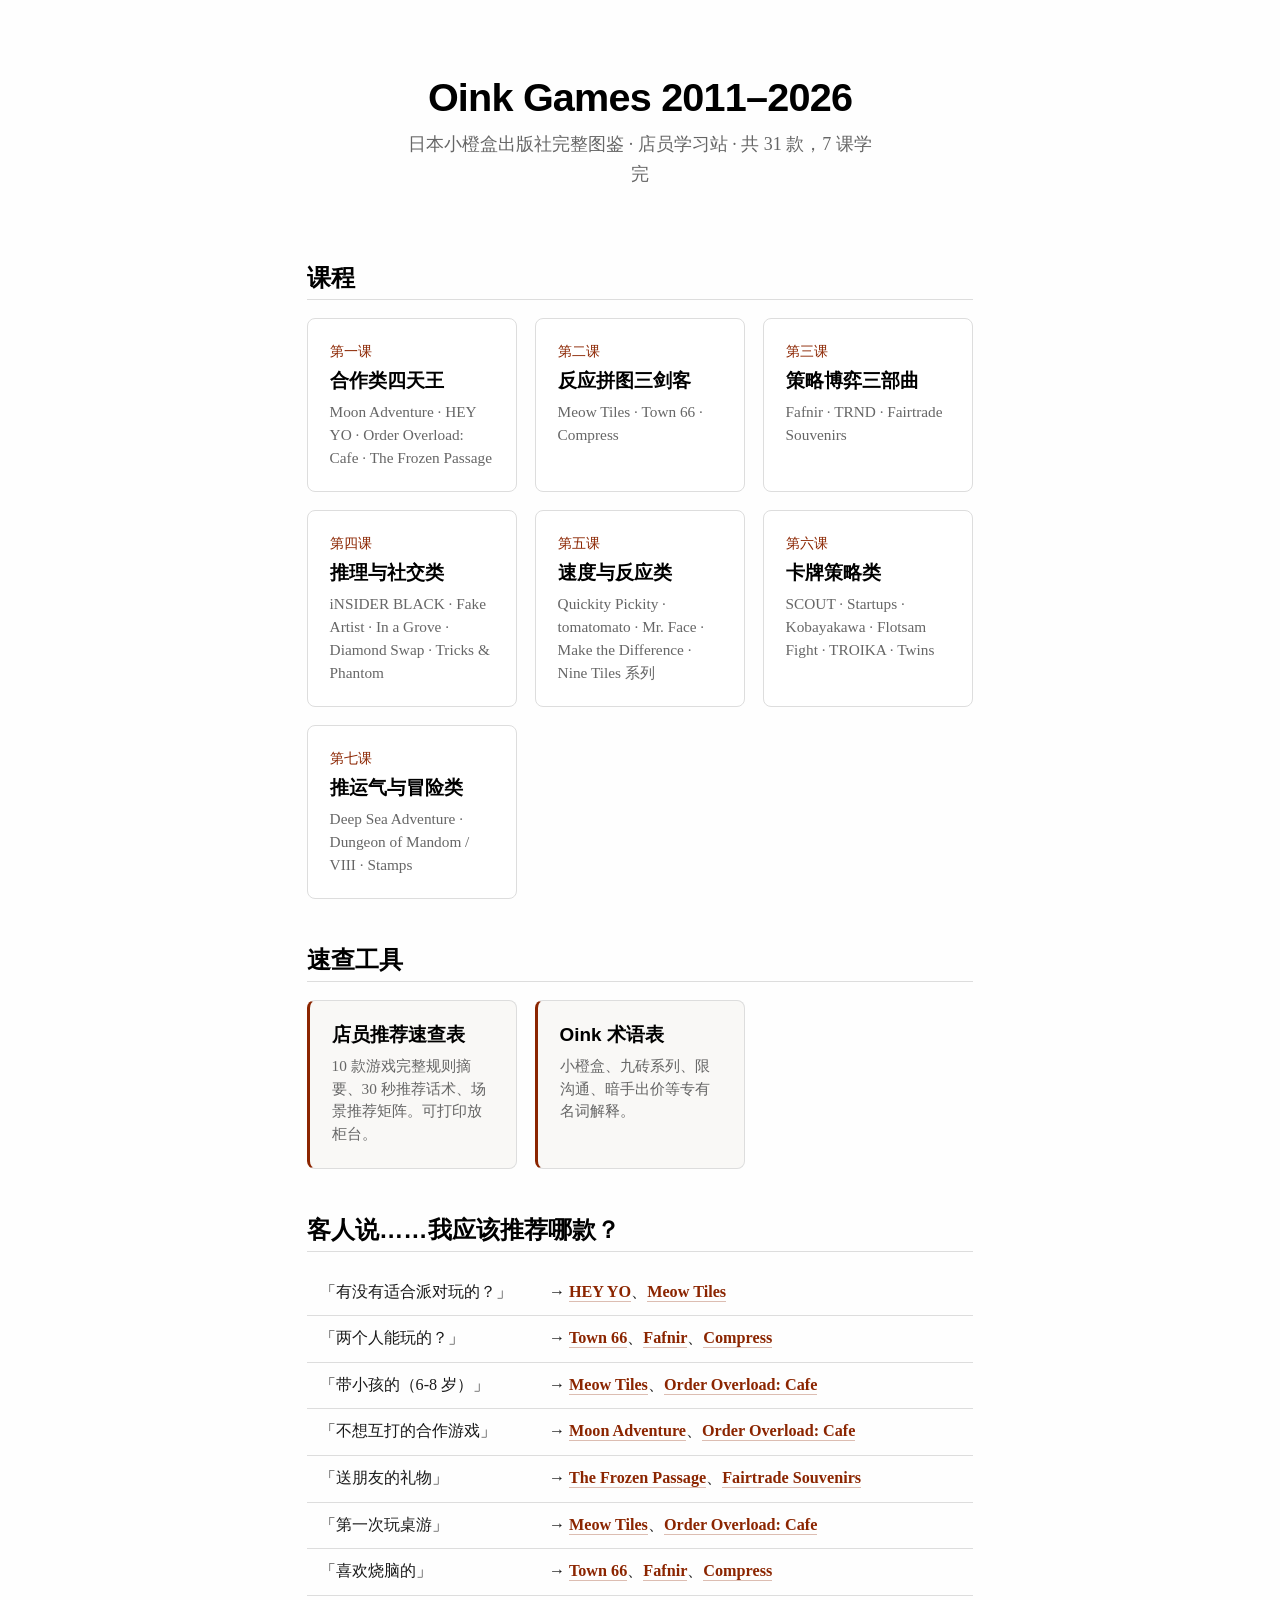
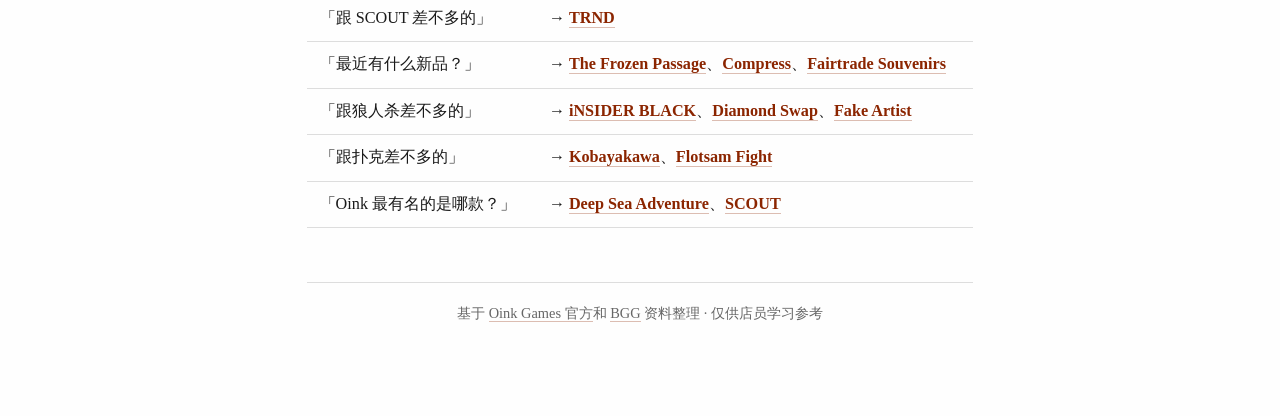
<file: index.html>
<!DOCTYPE html>
<html lang="zh-CN">
<head>
<meta charset="UTF-8">
<meta name="viewport" content="width=device-width, initial-scale=1.0">
<title>Oink Games 学习站 · 2011–2026</title>
<link rel="stylesheet" href="assets/style.css">
<style>
  .hero { text-align: center; padding: 2rem 0 1.5rem; }
  .hero h1 { font-size: 2.2rem; margin-bottom: 0.3rem; }
  .hero p { color: var(--muted); font-size: 1rem; max-width: 480px; margin: 0 auto; }

  .section { margin: 2.5rem 0; }
  .section h2 { margin-bottom: 1rem; }

  .card-grid { display: grid; grid-template-columns: repeat(auto-fill, minmax(200px, 1fr)); gap: 1rem; }

  .card {
    border: 1px solid var(--rule); border-radius: 8px;
    padding: 1.2rem; text-decoration: none; color: var(--text);
    transition: border-color 0.2s, box-shadow 0.2s;
    display: block; background: #fff;
  }
  .card:hover { border-color: var(--accent); box-shadow: 0 2px 12px rgba(0,0,0,0.06); }
  .card h3 { margin: 0 0 0.4rem; font-size: 1.05rem; border: none; padding: 0; }
  .card .num { font-size: 0.75rem; color: var(--accent); font-family: var(--font-heading); margin-bottom: 0.3rem; }
  .card p { font-size: 0.85rem; color: var(--muted); margin: 0; line-height: 1.5; }

  .card.ref { border-left: 3px solid var(--accent); background: var(--callout-bg); }

  .scenario-list { font-size: 0.9rem; }
  .scenario-list a { font-weight: 600; }

  footer { margin-top: 3rem; padding-top: 1rem; border-top: 1px solid var(--rule); text-align: center; font-size: 0.8rem; color: var(--muted); }
  footer a { color: var(--muted); }
</style>
</head>
<body>

<div class="hero">
  <h1>Oink Games 2011–2026</h1>
  <p>日本小橙盒出版社完整图鉴 · 店员学习站 · 共 31 款，7 课学完</p>
</div>

<div class="section">
  <h2>课程</h2>
  <div class="card-grid">
    <a href="lessons/01-cooperative-games.html" class="card">
      <div class="num">第一课</div>
      <h3>合作类四天王</h3>
      <p>Moon Adventure · HEY YO · Order Overload: Cafe · The Frozen Passage</p>
    </a>
    <a href="lessons/02-speed-puzzle-games.html" class="card">
      <div class="num">第二课</div>
      <h3>反应拼图三剑客</h3>
      <p>Meow Tiles · Town 66 · Compress</p>
    </a>
    <a href="lessons/03-strategy-games.html" class="card">
      <div class="num">第三课</div>
      <h3>策略博弈三部曲</h3>
      <p>Fafnir · TRND · Fairtrade Souvenirs</p>
    </a>
    <a href="lessons/04-deduction-social.html" class="card">
      <div class="num">第四课</div>
      <h3>推理与社交类</h3>
      <p>iNSIDER BLACK · Fake Artist · In a Grove · Diamond Swap · Tricks & Phantom</p>
    </a>
    <a href="lessons/05-speed-party.html" class="card">
      <div class="num">第五课</div>
      <h3>速度与反应类</h3>
      <p>Quickity Pickity · tomatomato · Mr. Face · Make the Difference · Nine Tiles 系列</p>
    </a>
    <a href="lessons/06-card-strategy.html" class="card">
      <div class="num">第六课</div>
      <h3>卡牌策略类</h3>
      <p>SCOUT · Startups · Kobayakawa · Flotsam Fight · TROIKA · Twins</p>
    </a>
    <a href="lessons/07-pushluck-adventure.html" class="card">
      <div class="num">第七课</div>
      <h3>推运气与冒险类</h3>
      <p>Deep Sea Adventure · Dungeon of Mandom / VIII · Stamps</p>
    </a>
  </div>
</div>

<div class="section">
  <h2>速查工具</h2>
  <div class="card-grid">
    <a href="reference/quick-reference.html" class="card ref">
      <h3>店员推荐速查表</h3>
      <p>10 款游戏完整规则摘要、30 秒推荐话术、场景推荐矩阵。可打印放柜台。</p>
    </a>
    <a href="glossary.html" class="card ref">
      <h3>Oink 术语表</h3>
      <p>小橙盒、九砖系列、限沟通、暗手出价等专有名词解释。</p>
    </a>
  </div>
</div>

<div class="section">
  <h2>客人说……我应该推荐哪款？</h2>
  <table class="scenario-list">
    <tr><td>「有没有适合派对玩的？」</td><td>→ <a href="lessons/01-cooperative-games.html">HEY YO</a>、<a href="lessons/02-speed-puzzle-games.html">Meow Tiles</a></td></tr>
    <tr><td>「两个人能玩的？」</td><td>→ <a href="lessons/02-speed-puzzle-games.html">Town 66</a>、<a href="lessons/03-strategy-games.html">Fafnir</a>、<a href="lessons/02-speed-puzzle-games.html">Compress</a></td></tr>
    <tr><td>「带小孩的（6-8 岁）」</td><td>→ <a href="lessons/02-speed-puzzle-games.html">Meow Tiles</a>、<a href="lessons/01-cooperative-games.html">Order Overload: Cafe</a></td></tr>
    <tr><td>「不想互打的合作游戏」</td><td>→ <a href="lessons/01-cooperative-games.html">Moon Adventure</a>、<a href="lessons/01-cooperative-games.html">Order Overload: Cafe</a></td></tr>
    <tr><td>「送朋友的礼物」</td><td>→ <a href="lessons/01-cooperative-games.html">The Frozen Passage</a>、<a href="lessons/03-strategy-games.html">Fairtrade Souvenirs</a></td></tr>
    <tr><td>「第一次玩桌游」</td><td>→ <a href="lessons/02-speed-puzzle-games.html">Meow Tiles</a>、<a href="lessons/01-cooperative-games.html">Order Overload: Cafe</a></td></tr>
    <tr><td>「喜欢烧脑的」</td><td>→ <a href="lessons/02-speed-puzzle-games.html">Town 66</a>、<a href="lessons/03-strategy-games.html">Fafnir</a>、<a href="lessons/02-speed-puzzle-games.html">Compress</a></td></tr>
    <tr><td>「跟 SCOUT 差不多的」</td><td>→ <a href="lessons/03-strategy-games.html">TRND</a></td></tr>
    <tr><td>「最近有什么新品？」</td><td>→ <a href="lessons/01-cooperative-games.html">The Frozen Passage</a>、<a href="lessons/02-speed-puzzle-games.html">Compress</a>、<a href="lessons/03-strategy-games.html">Fairtrade Souvenirs</a></td></tr>
    <tr><td>「跟狼人杀差不多的」</td><td>→ <a href="lessons/04-deduction-social.html">iNSIDER BLACK</a>、<a href="lessons/04-deduction-social.html">Diamond Swap</a>、<a href="lessons/04-deduction-social.html">Fake Artist</a></td></tr>
    <tr><td>「跟扑克差不多的」</td><td>→ <a href="lessons/06-card-strategy.html">Kobayakawa</a>、<a href="lessons/06-card-strategy.html">Flotsam Fight</a></td></tr>
    <tr><td>「Oink 最有名的是哪款？」</td><td>→ <a href="lessons/07-pushluck-adventure.html">Deep Sea Adventure</a>、<a href="lessons/06-card-strategy.html">SCOUT</a></td></tr>
  </table>
</div>

<footer>
  <p>基于 <a href="https://oinkgames.com/en/games/">Oink Games 官方</a>和 <a href="https://boardgamegeek.com/">BGG</a> 资料整理 · 仅供店员学习参考</p>
</footer>

</body>
</html>
</file>
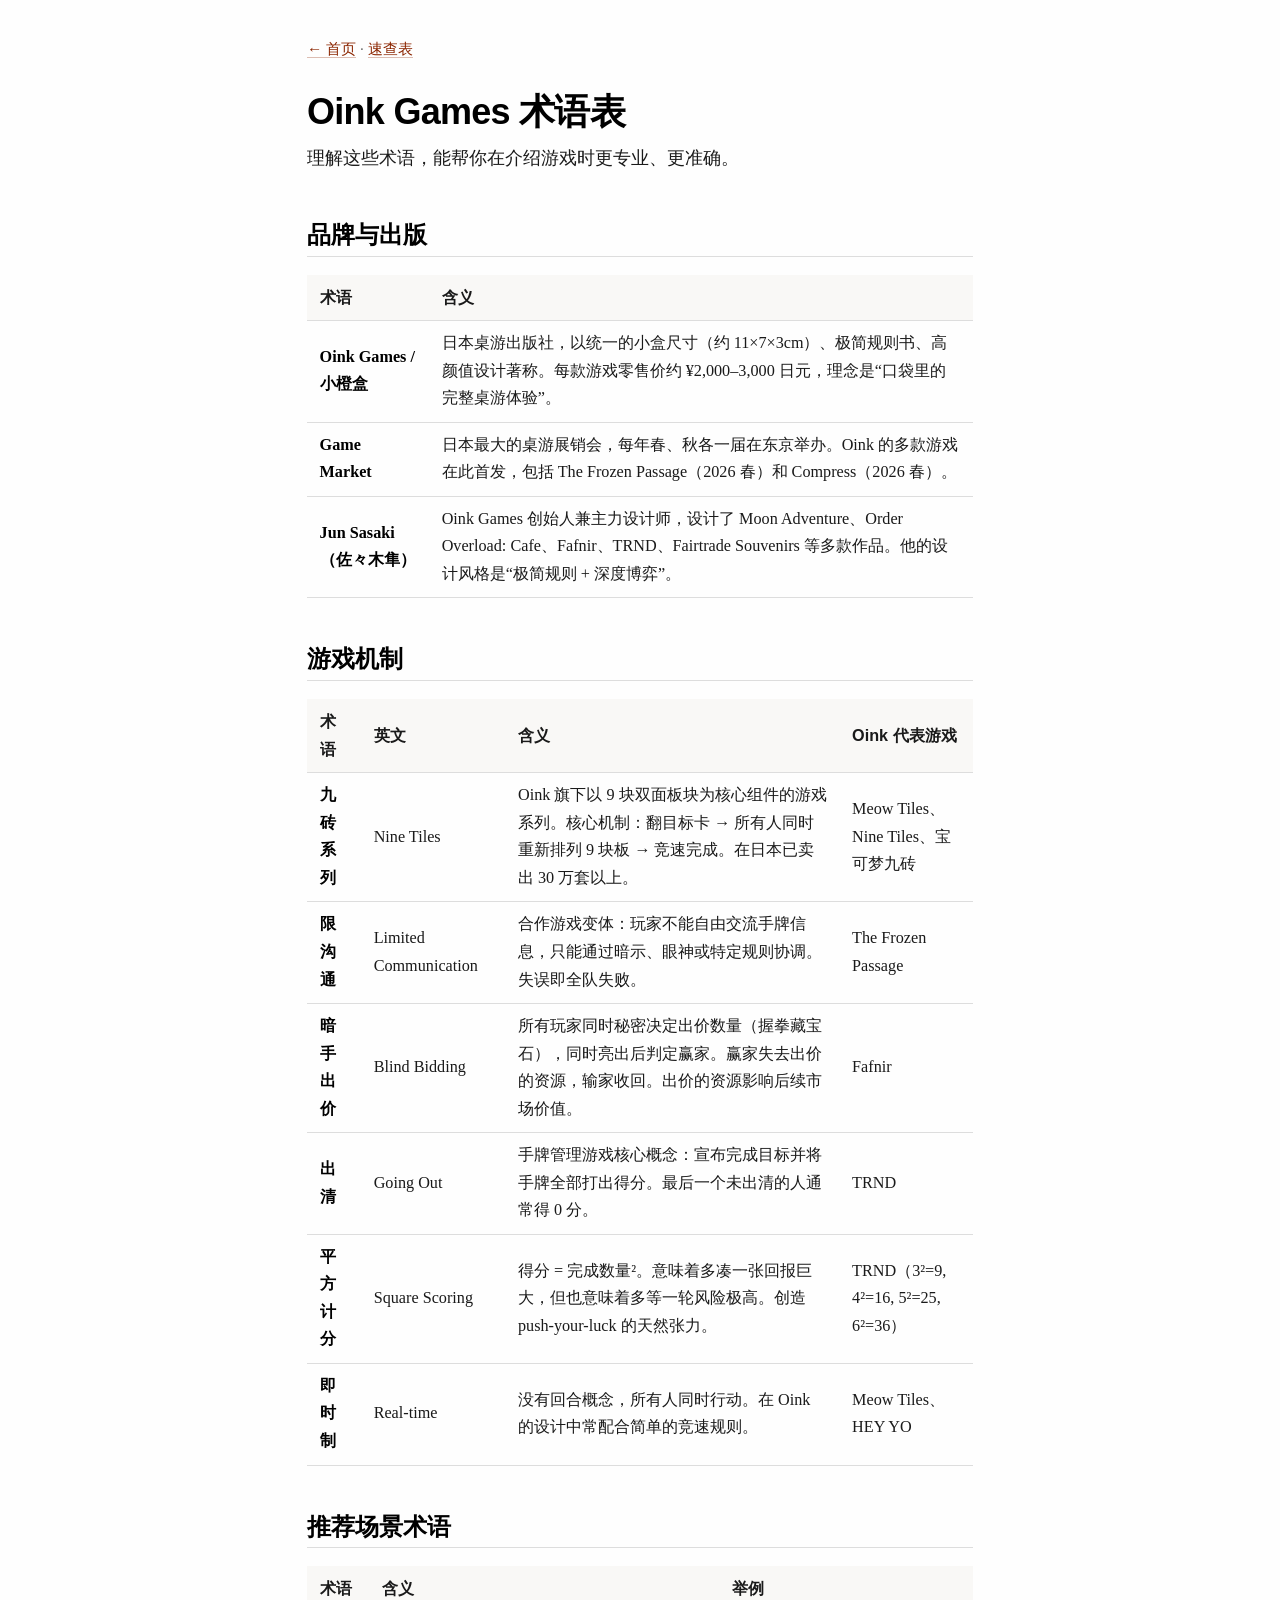
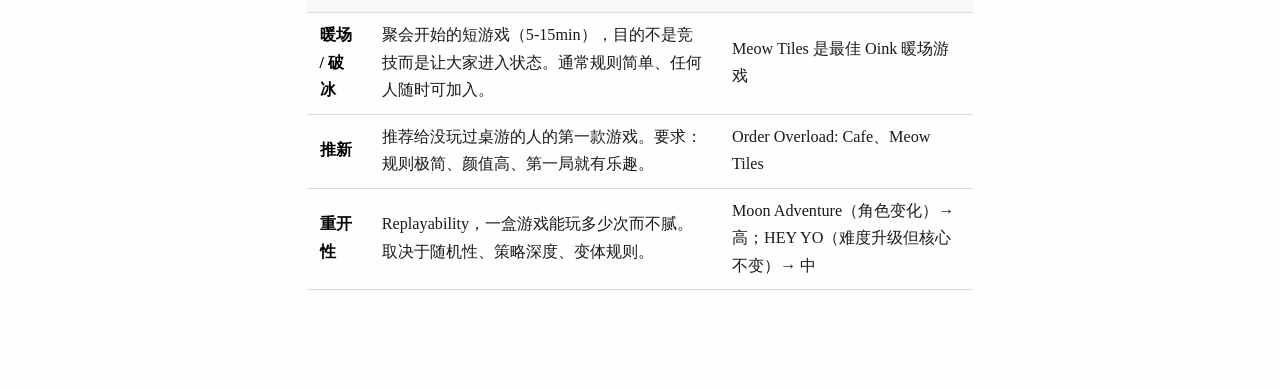
<file: glossary.html>
<!DOCTYPE html>
<html lang="zh-CN">
<head>
<meta charset="UTF-8">
<meta name="viewport" content="width=device-width, initial-scale=1.0">
<title>Oink Games 术语表</title>
<link rel="stylesheet" href="assets/style.css">
</head>
<body>

<div class="lesson-meta">
  <a href="index.html">← 首页</a> · <a href="reference/quick-reference.html">速查表</a>
</div>

<h1>Oink Games 术语表</h1>
<p>理解这些术语，能帮你在介绍游戏时更专业、更准确。</p>

<h2>品牌与出版</h2>

<table>
  <tr><th>术语</th><th>含义</th></tr>
  <tr><td><strong>Oink Games / 小橙盒</strong></td><td>日本桌游出版社，以统一的小盒尺寸（约 11×7×3cm）、极简规则书、高颜值设计著称。每款游戏零售价约 ¥2,000–3,000 日元，理念是“口袋里的完整桌游体验”。</td></tr>
  <tr><td><strong>Game Market</strong></td><td>日本最大的桌游展销会，每年春、秋各一届在东京举办。Oink 的多款游戏在此首发，包括 The Frozen Passage（2026 春）和 Compress（2026 春）。</td></tr>
  <tr><td><strong>Jun Sasaki（佐々木隼）</strong></td><td>Oink Games 创始人兼主力设计师，设计了 Moon Adventure、Order Overload: Cafe、Fafnir、TRND、Fairtrade Souvenirs 等多款作品。他的设计风格是“极简规则 + 深度博弈”。</td></tr>
</table>

<h2>游戏机制</h2>

<table>
  <tr><th>术语</th><th>英文</th><th>含义</th><th>Oink 代表游戏</th></tr>
  <tr><td><strong>九砖系列</strong></td><td>Nine Tiles</td><td>Oink 旗下以 9 块双面板块为核心组件的游戏系列。核心机制：翻目标卡 → 所有人同时重新排列 9 块板 → 竞速完成。在日本已卖出 30 万套以上。</td><td>Meow Tiles、Nine Tiles、宝可梦九砖</td></tr>
  <tr><td><strong>限沟通</strong></td><td>Limited Communication</td><td>合作游戏变体：玩家不能自由交流手牌信息，只能通过暗示、眼神或特定规则协调。失误即全队失败。</td><td>The Frozen Passage</td></tr>
  <tr><td><strong>暗手出价</strong></td><td>Blind Bidding</td><td>所有玩家同时秘密决定出价数量（握拳藏宝石），同时亮出后判定赢家。赢家失去出价的资源，输家收回。出价的资源影响后续市场价值。</td><td>Fafnir</td></tr>
  <tr><td><strong>出清</strong></td><td>Going Out</td><td>手牌管理游戏核心概念：宣布完成目标并将手牌全部打出得分。最后一个未出清的人通常得 0 分。</td><td>TRND</td></tr>
  <tr><td><strong>平方计分</strong></td><td>Square Scoring</td><td>得分 = 完成数量²。意味着多凑一张回报巨大，但也意味着多等一轮风险极高。创造 push-your-luck 的天然张力。</td><td>TRND（3²=9, 4²=16, 5²=25, 6²=36）</td></tr>
  <tr><td><strong>即时制</strong></td><td>Real-time</td><td>没有回合概念，所有人同时行动。在 Oink 的设计中常配合简单的竞速规则。</td><td>Meow Tiles、HEY YO</td></tr>
</table>

<h2>推荐场景术语</h2>

<table>
  <tr><th>术语</th><th>含义</th><th>举例</th></tr>
  <tr><td><strong>暖场 / 破冰</strong></td><td>聚会开始的短游戏（5-15min），目的不是竞技而是让大家进入状态。通常规则简单、任何人随时可加入。</td><td>Meow Tiles 是最佳 Oink 暖场游戏</td></tr>
  <tr><td><strong>推新</strong></td><td>推荐给没玩过桌游的人的第一款游戏。要求：规则极简、颜值高、第一局就有乐趣。</td><td>Order Overload: Cafe、Meow Tiles</td></tr>
  <tr><td><strong>重开性</strong></td><td>Replayability，一盒游戏能玩多少次而不腻。取决于随机性、策略深度、变体规则。</td><td>Moon Adventure（角色变化）→ 高；HEY YO（难度升级但核心不变）→ 中</td></tr>
</table>

</body>
</html>
</file>
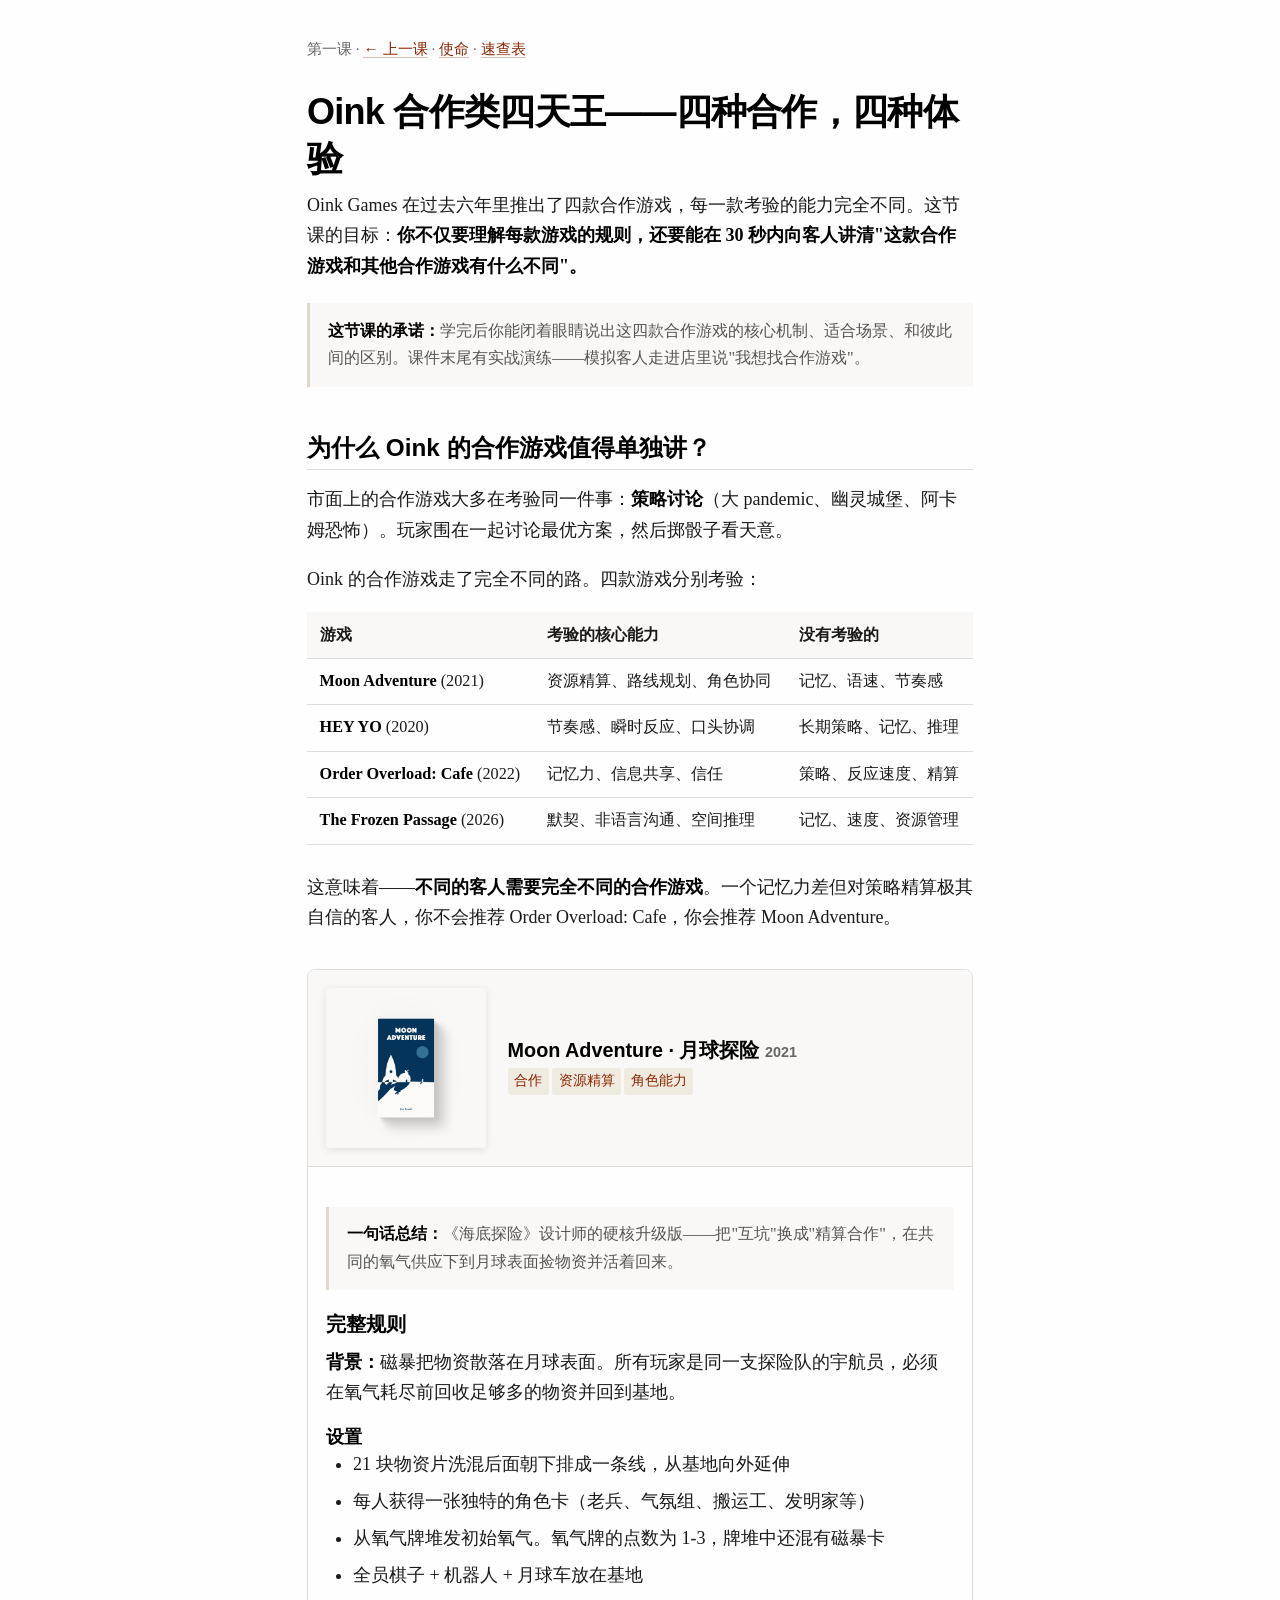
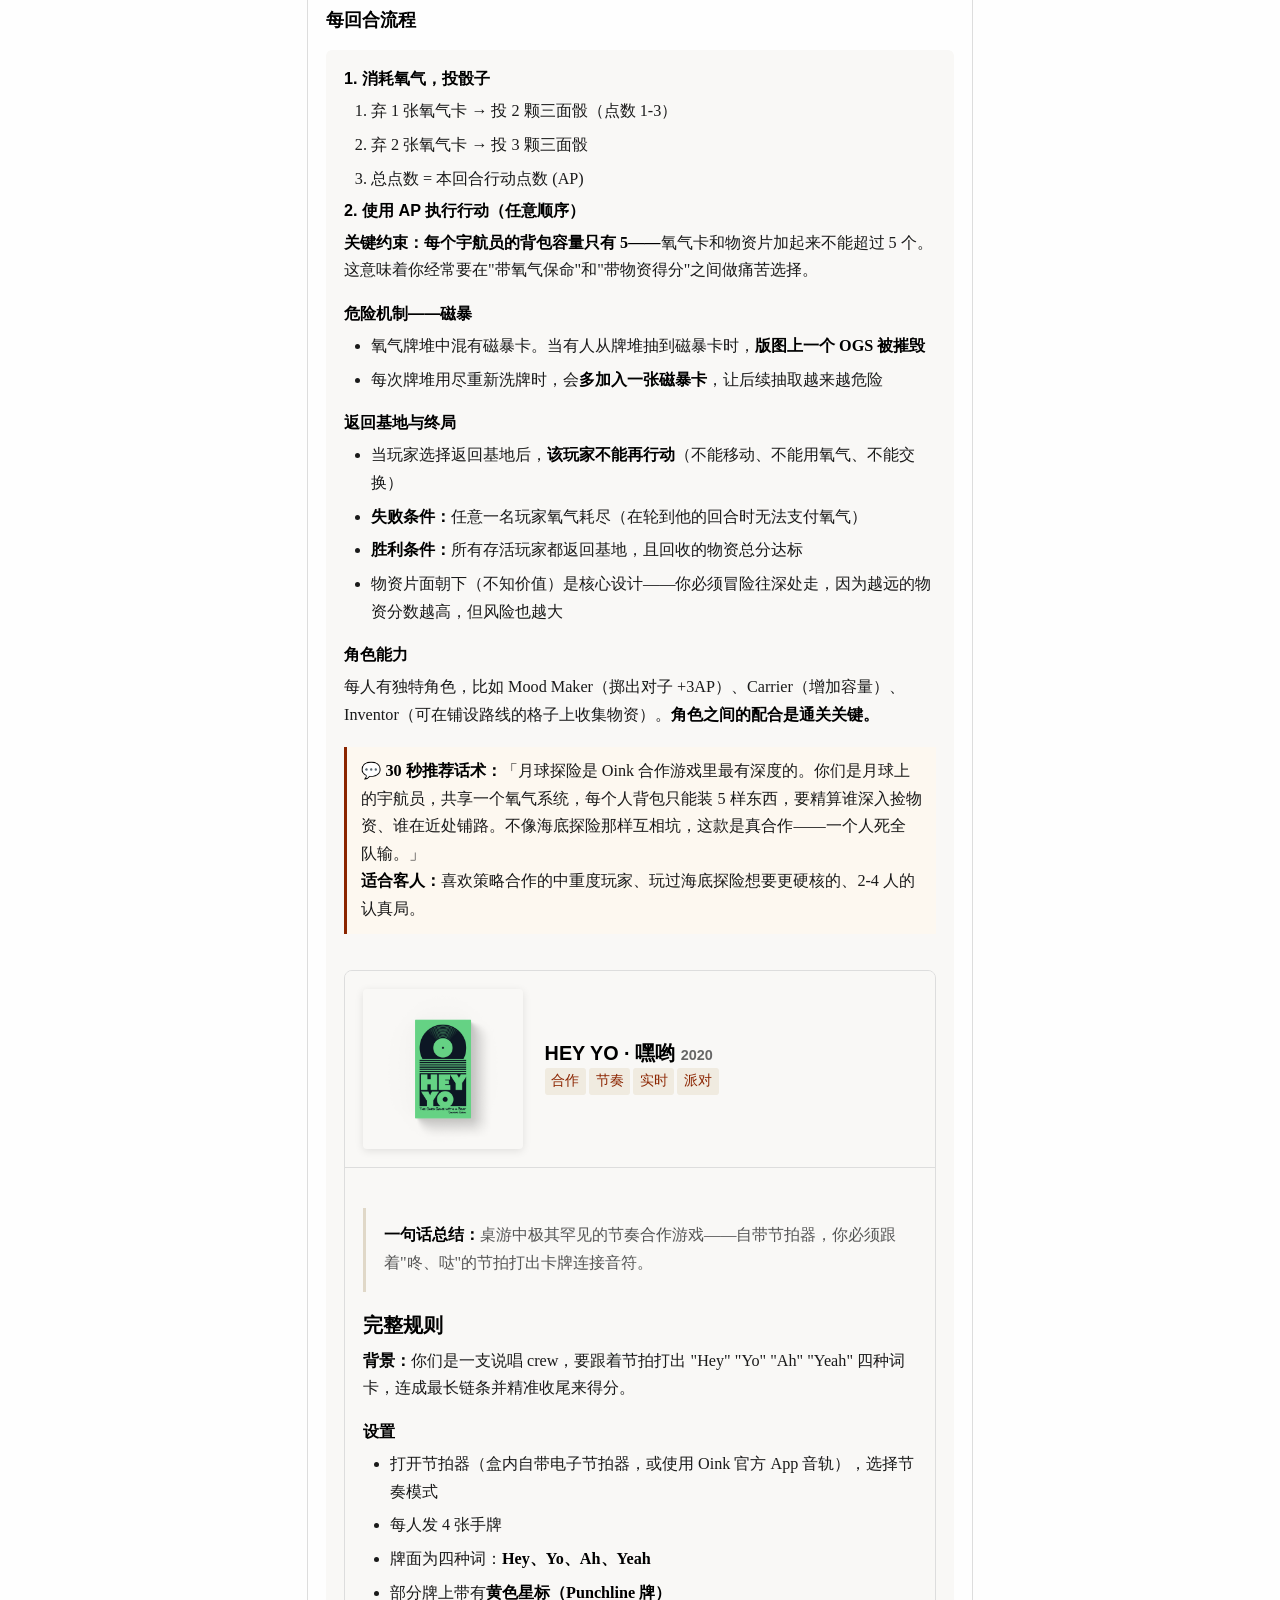
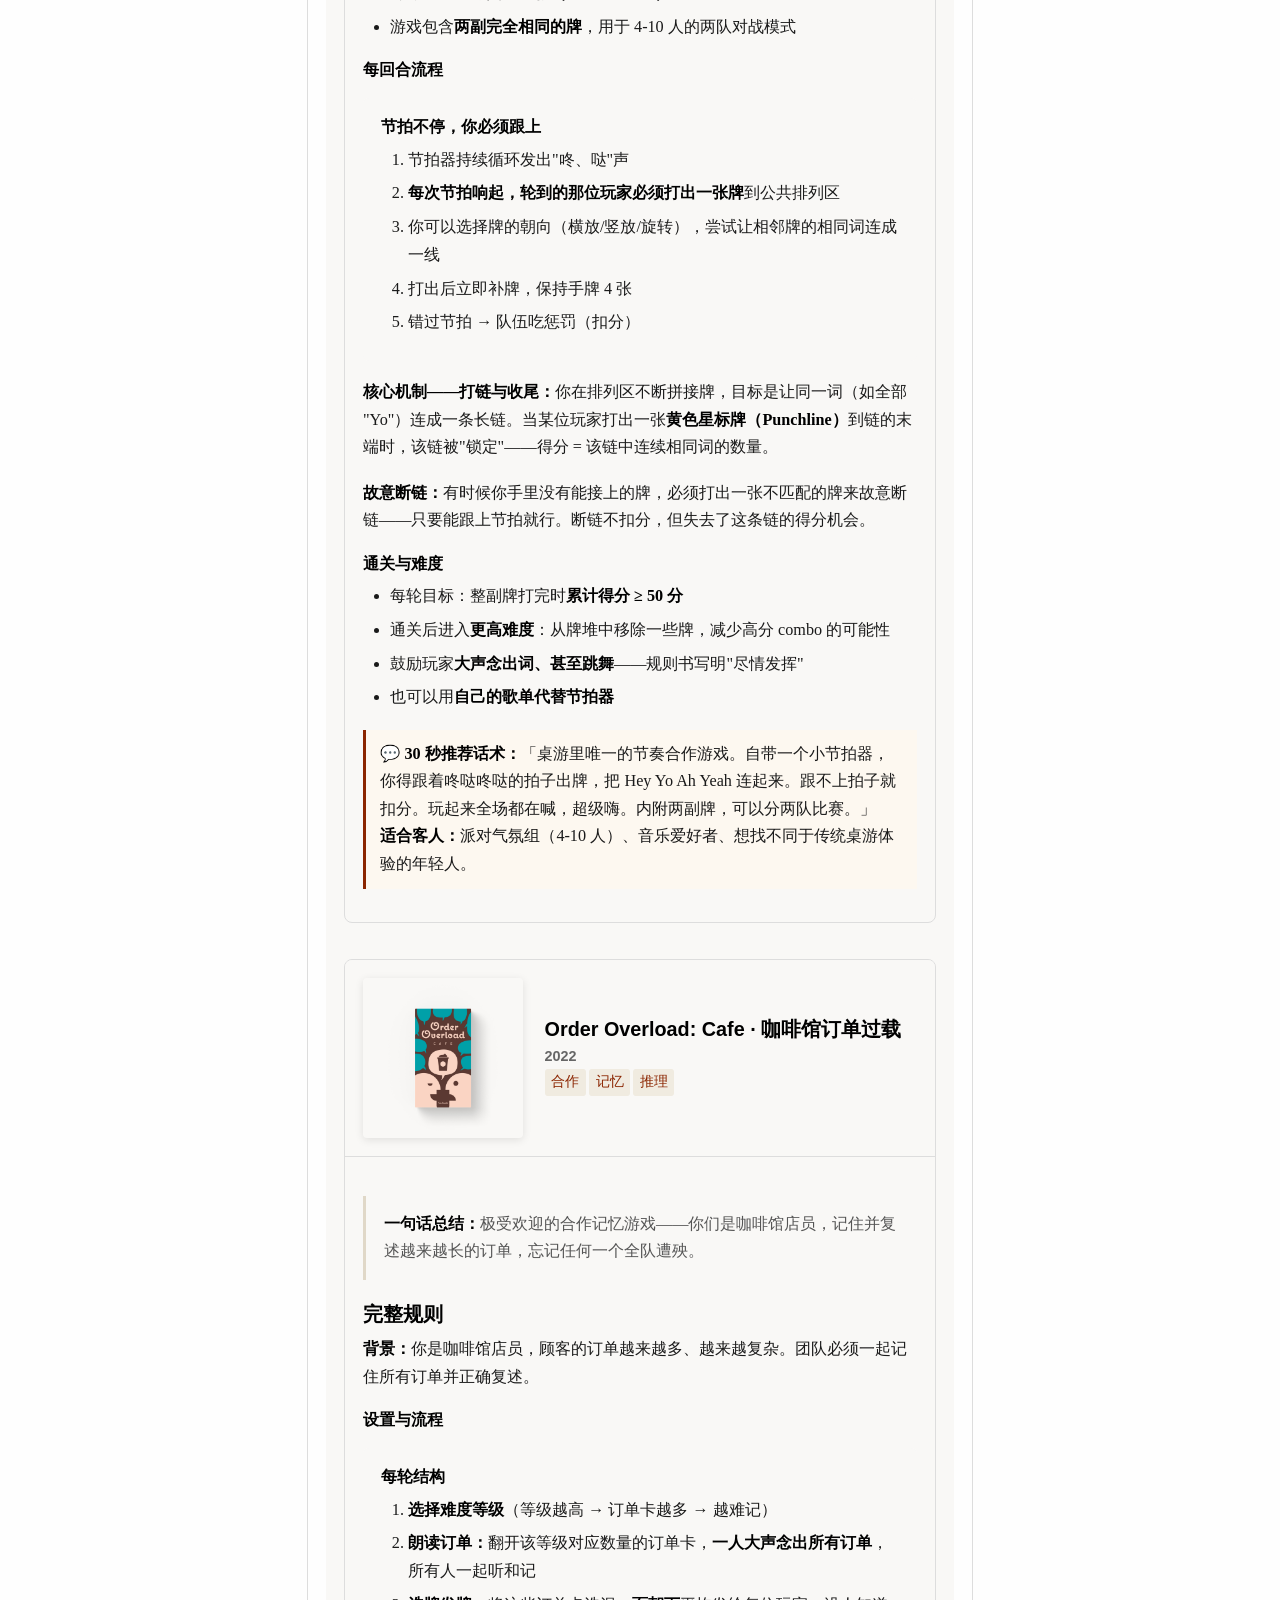
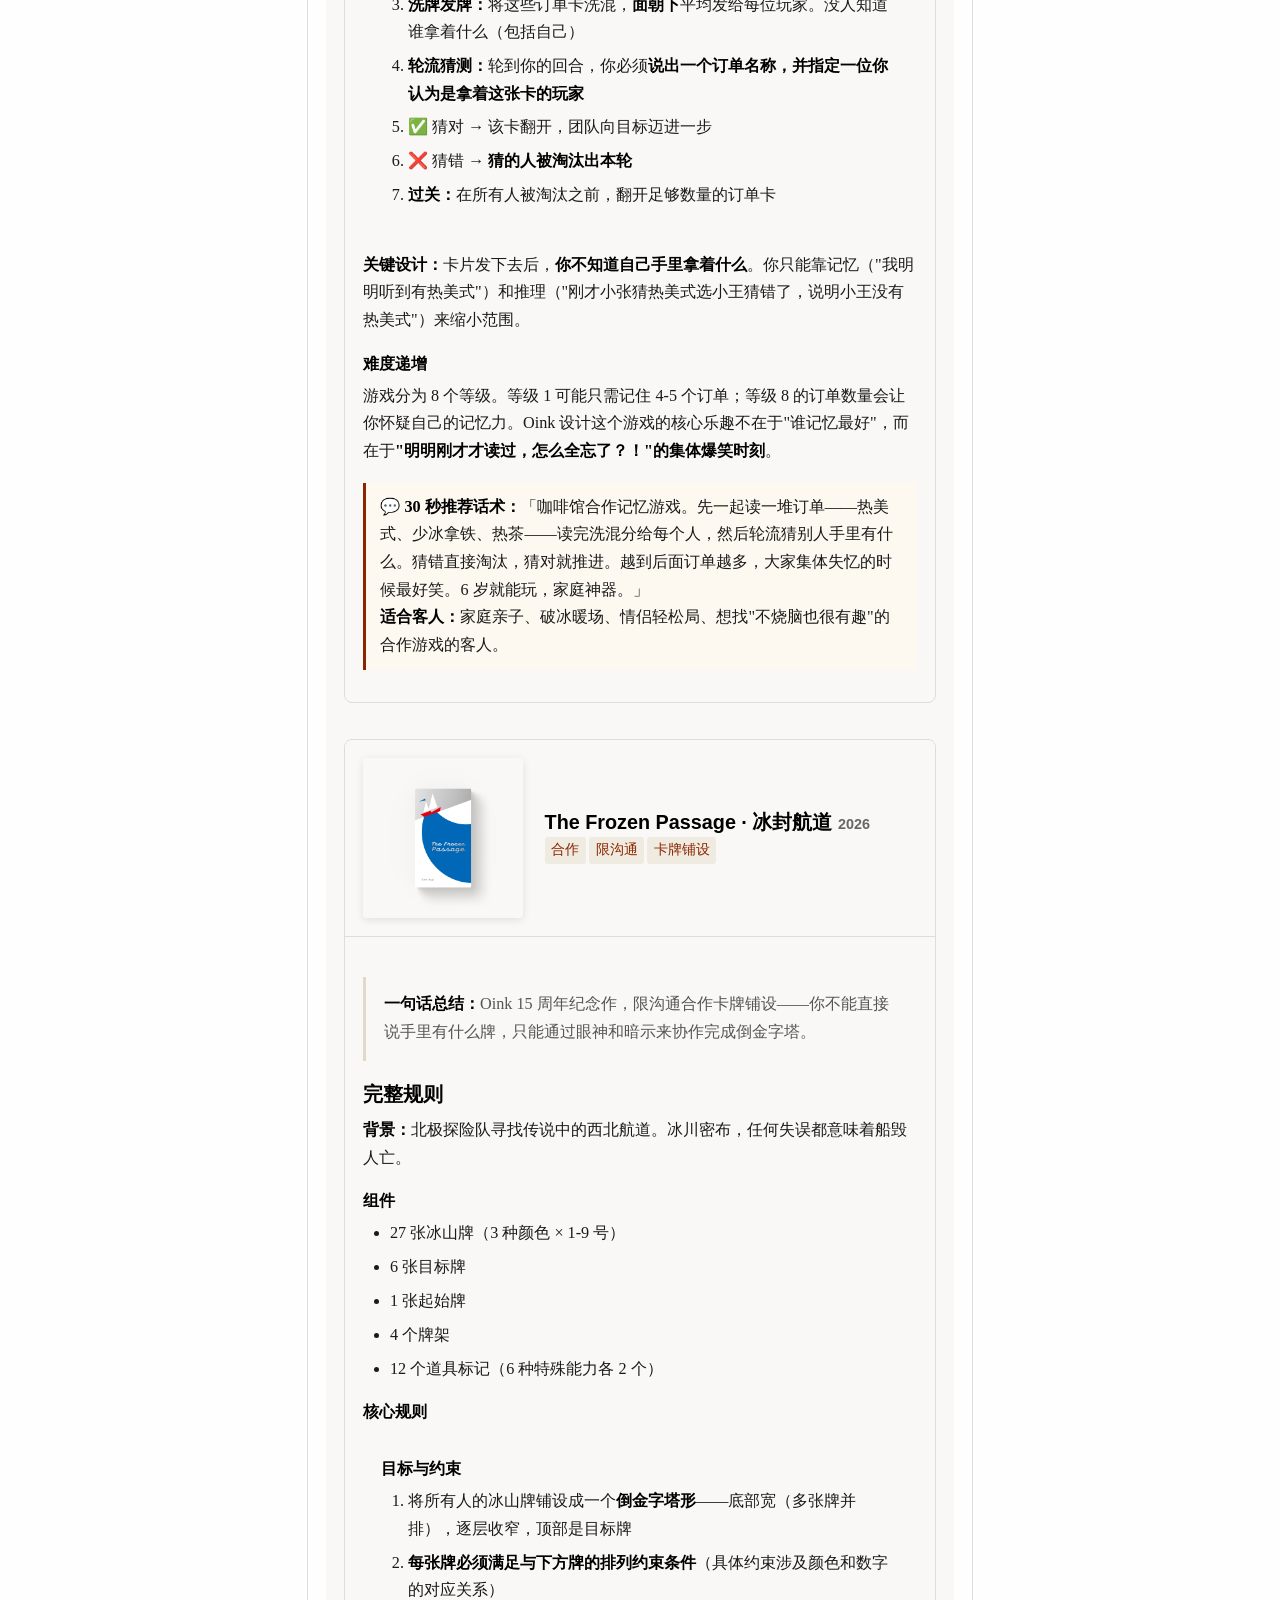
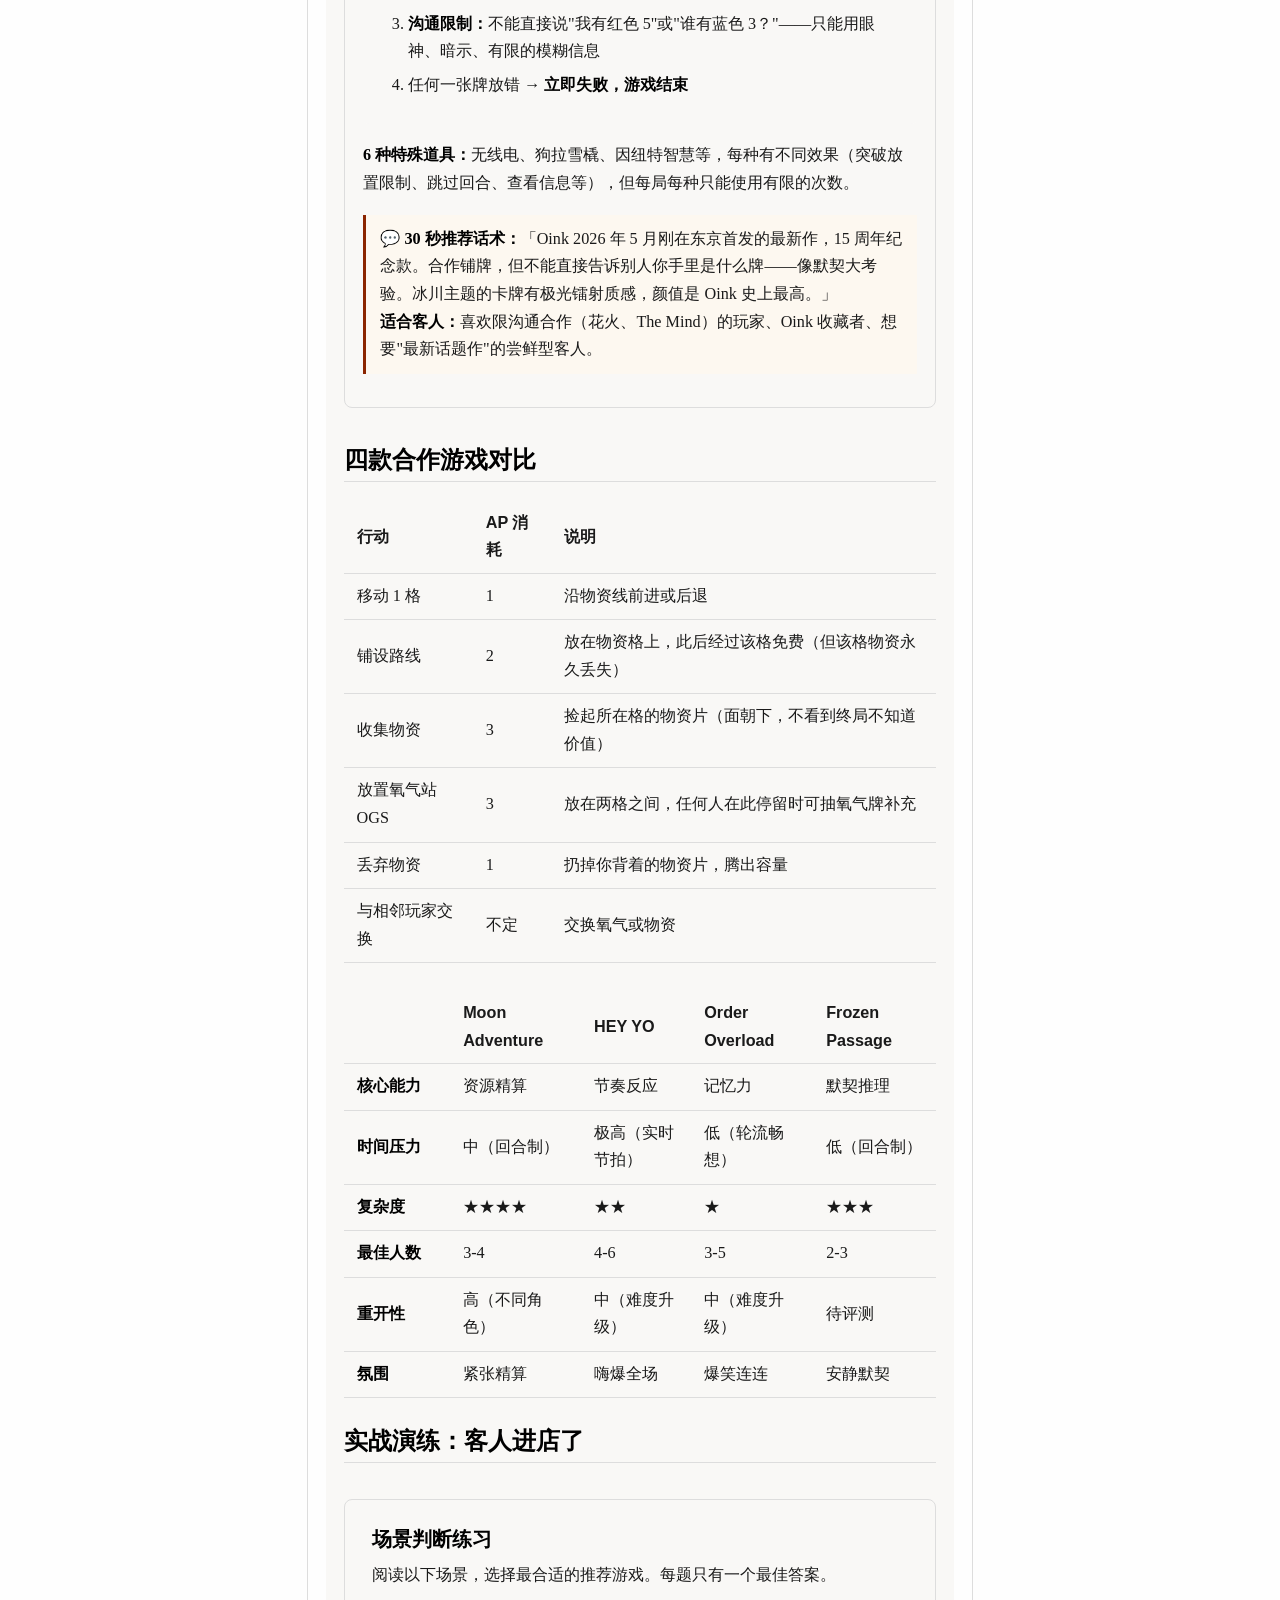
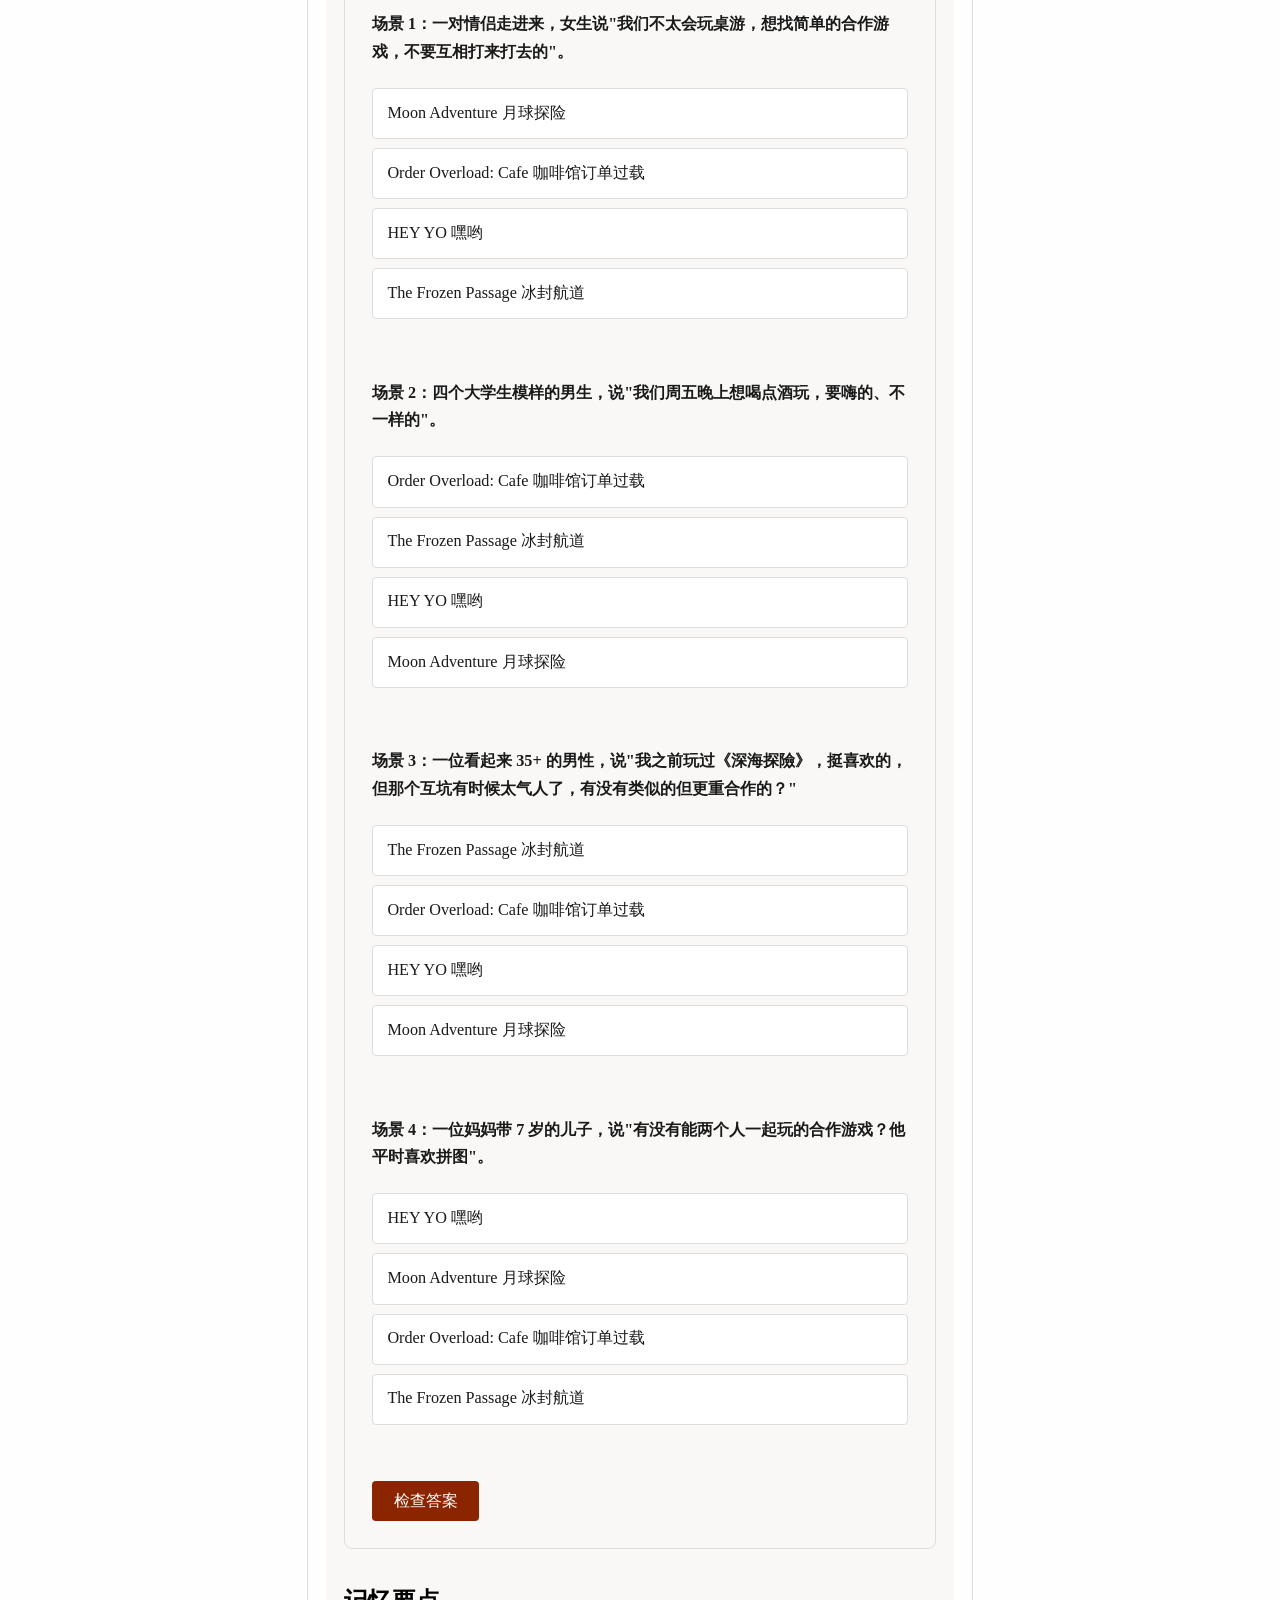
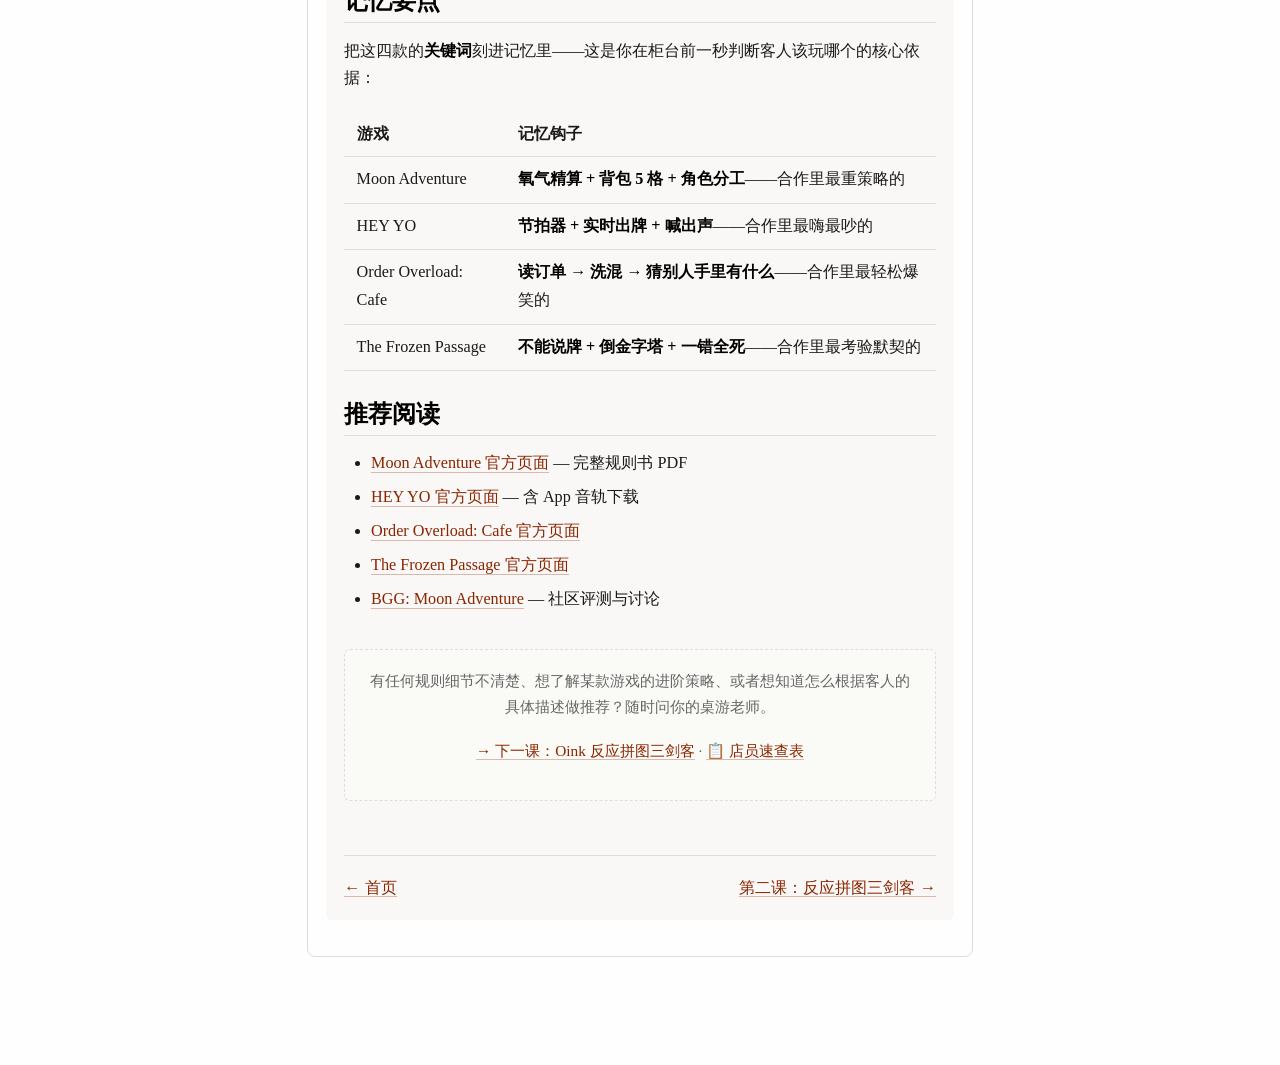
<file: lessons/01-cooperative-games.html>
<!DOCTYPE html>
<html lang="zh-CN">
<head>
<meta charset="UTF-8">
<meta name="viewport" content="width=device-width, initial-scale=1.0">
<title>第一课：Oink 合作类四天王</title>
<link rel="stylesheet" href="../assets/style.css">
<style>
  .compare-table th:first-child { width: 18%; }
</style>
</head>
<body>

<div class="lesson-meta">
  第一课 · <a href="../index.html">← 上一课</a> · <a href="../index.html">使命</a> · <a href="../reference/quick-reference.html">速查表</a>
</div>

<h1>Oink 合作类四天王——四种合作，四种体验</h1>

<p>Oink Games 在过去六年里推出了四款合作游戏，每一款考验的能力完全不同。这节课的目标：<strong>你不仅要理解每款游戏的规则，还要能在 30 秒内向客人讲清"这款合作游戏和其他合作游戏有什么不同"。</strong></p>

<div class="callout">
  <strong>这节课的承诺：</strong>学完后你能闭着眼睛说出这四款合作游戏的核心机制、适合场景、和彼此间的区别。课件末尾有实战演练——模拟客人走进店里说"我想找合作游戏"。
</div>

<h2>为什么 Oink 的合作游戏值得单独讲？</h2>

<p>市面上的合作游戏大多在考验同一件事：<strong>策略讨论</strong>（大 pandemic、幽灵城堡、阿卡姆恐怖）。玩家围在一起讨论最优方案，然后掷骰子看天意。</p>

<p>Oink 的合作游戏走了完全不同的路。四款游戏分别考验：</p>

<table>
  <tr><th>游戏</th><th>考验的核心能力</th><th>没有考验的</th></tr>
  <tr><td><strong>Moon Adventure</strong> (2021)</td><td>资源精算、路线规划、角色协同</td><td>记忆、语速、节奏感</td></tr>
  <tr><td><strong>HEY YO</strong> (2020)</td><td>节奏感、瞬时反应、口头协调</td><td>长期策略、记忆、推理</td></tr>
  <tr><td><strong>Order Overload: Cafe</strong> (2022)</td><td>记忆力、信息共享、信任</td><td>策略、反应速度、精算</td></tr>
  <tr><td><strong>The Frozen Passage</strong> (2026)</td><td>默契、非语言沟通、空间推理</td><td>记忆、速度、资源管理</td></tr>
</table>

<p>这意味着——<strong>不同的客人需要完全不同的合作游戏</strong>。一个记忆力差但对策略精算极其自信的客人，你不会推荐 Order Overload: Cafe，你会推荐 Moon Adventure。</p>

<!-- Moon Adventure -->
<div class="game-section">
<div class="game-hd">
  <img src="../images/moonadventure-cover.png" alt="Moon Adventure" loading="lazy">
  <div><h3>Moon Adventure · 月球探险 <span class="yr">2021</span></h3>
  <span class="tag">合作</span><span class="tag">资源精算</span><span class="tag">角色能力</span></div>
</div>
<div class="game-bd">

<div class="callout"><strong>一句话总结：</strong>《海底探险》设计师的硬核升级版——把"互坑"换成"精算合作"，在共同的氧气供应下到月球表面捡物资并活着回来。</div>

<h3>完整规则</h3>

<p><strong>背景：</strong>磁暴把物资散落在月球表面。所有玩家是同一支探险队的宇航员，必须在氧气耗尽前回收足够多的物资并回到基地。</p>

<h4>设置</h4>
<ul>
  <li>21 块物资片洗混后面朝下排成一条线，从基地向外延伸</li>
  <li>每人获得一张独特的角色卡（老兵、气氛组、搬运工、发明家等）</li>
  <li>从氧气牌堆发初始氧气。氧气牌的点数为 1-3，牌堆中还混有磁暴卡</li>
  <li>全员棋子 + 机器人 + 月球车放在基地</li>
</ul>

<h4>每回合流程</h4>
<div class="flow">
  <h4>1. 消耗氧气，投骰子</h4>
  <ol>
    <li>弃 1 张氧气卡 → 投 2 颗三面骰（点数 1-3）</li>
    <li>弃 2 张氧气卡 → 投 3 颗三面骰</li>
    <li>总点数 = 本回合行动点数 (AP)</li>
  </ol>
  <h4>2. 使用 AP 执行行动（任意顺序）</h4>
  <table>
    <tr><th>行动</th><th>AP 消耗</th><th>说明</th></tr>
    <tr><td>移动 1 格</td><td>1</td><td>沿物资线前进或后退</td></tr>
    <tr><td>铺设路线</td><td>2</td><td>放在物资格上，此后经过该格免费（但该格物资永久丢失）</td></tr>
    <tr><td>收集物资</td><td>3</td><td>捡起所在格的物资片（面朝下，不看到终局不知道价值）</td></tr>
    <tr><td>放置氧气站 OGS</td><td>3</td><td>放在两格之间，任何人在此停留时可抽氧气牌补充</td></tr>
    <tr><td>丢弃物资</td><td>1</td><td>扔掉你背着的物资片，腾出容量</td></tr>
    <tr><td>与相邻玩家交换</td><td>不定</td><td>交换氧气或物资</td></tr>
  </ol>
</div>

<p><strong>关键约束：每个宇航员的背包容量只有 5——</strong>氧气卡和物资片加起来不能超过 5 个。这意味着你经常要在"带氧气保命"和"带物资得分"之间做痛苦选择。</p>

<h4>危险机制——磁暴</h4>
<ul>
  <li>氧气牌堆中混有磁暴卡。当有人从牌堆抽到磁暴卡时，<strong>版图上一个 OGS 被摧毁</strong></li>
  <li>每次牌堆用尽重新洗牌时，会<strong>多加入一张磁暴卡</strong>，让后续抽取越来越危险</li>
</ul>

<h4>返回基地与终局</h4>
<ul>
  <li>当玩家选择返回基地后，<strong>该玩家不能再行动</strong>（不能移动、不能用氧气、不能交换）</li>
  <li><strong>失败条件：</strong>任意一名玩家氧气耗尽（在轮到他的回合时无法支付氧气）</li>
  <li><strong>胜利条件：</strong>所有存活玩家都返回基地，且回收的物资总分达标</li>
  <li>物资片面朝下（不知价值）是核心设计——你必须冒险往深处走，因为越远的物资分数越高，但风险也越大</li>
</ul>

<h4>角色能力</h4>
<p>每人有独特角色，比如 Mood Maker（掷出对子 +3AP）、Carrier（增加容量）、Inventor（可在铺设路线的格子上收集物资）。<strong>角色之间的配合是通关关键。</strong></p>

<div class="pitch-box">
  <strong>💬 30 秒推荐话术：</strong>「月球探险是 Oink 合作游戏里最有深度的。你们是月球上的宇航员，共享一个氧气系统，每个人背包只能装 5 样东西，要精算谁深入捡物资、谁在近处铺路。不像海底探险那样互相坑，这款是真合作——一个人死全队输。」<br>
  <strong>适合客人：</strong>喜欢策略合作的中重度玩家、玩过海底探险想要更硬核的、2-4 人的认真局。
</div>

</div>
</div>

<!-- HEY YO -->
<div class="game-section">
<div class="game-hd">
  <img src="../images/heyyo-cover.png" alt="HEY YO" loading="lazy">
  <div><h3>HEY YO · 嘿哟 <span class="yr">2020</span></h3>
  <span class="tag">合作</span><span class="tag">节奏</span><span class="tag">实时</span><span class="tag">派对</span></div>
</div>
<div class="game-bd">

<div class="callout"><strong>一句话总结：</strong>桌游中极其罕见的节奏合作游戏——自带节拍器，你必须跟着"咚、哒"的节拍打出卡牌连接音符。</div>

<h3>完整规则</h3>

<p><strong>背景：</strong>你们是一支说唱 crew，要跟着节拍打出 "Hey" "Yo" "Ah" "Yeah" 四种词卡，连成最长链条并精准收尾来得分。</p>

<h4>设置</h4>
<ul>
  <li>打开节拍器（盒内自带电子节拍器，或使用 Oink 官方 App 音轨），选择节奏模式</li>
  <li>每人发 4 张手牌</li>
  <li>牌面为四种词：<strong>Hey、Yo、Ah、Yeah</strong></li>
  <li>部分牌上带有<strong>黄色星标（Punchline 牌）</strong></li>
  <li>游戏包含<strong>两副完全相同的牌</strong>，用于 4-10 人的两队对战模式</li>
</ul>

<h4>每回合流程</h4>
<div class="flow">
  <h4>节拍不停，你必须跟上</h4>
  <ol>
    <li>节拍器持续循环发出"咚、哒"声</li>
    <li><strong>每次节拍响起，轮到的那位玩家必须打出一张牌</strong>到公共排列区</li>
    <li>你可以选择牌的朝向（横放/竖放/旋转），尝试让相邻牌的相同词连成一线</li>
    <li>打出后立即补牌，保持手牌 4 张</li>
    <li>错过节拍 → 队伍吃惩罚（扣分）</li>
  </ol>
</div>

<p><strong>核心机制——打链与收尾：</strong>你在排列区不断拼接牌，目标是让同一词（如全部 "Yo"）连成一条长链。当某位玩家打出一张<strong>黄色星标牌（Punchline）</strong>到链的末端时，该链被"锁定"——得分 = 该链中连续相同词的数量。</p>

<p><strong>故意断链：</strong>有时候你手里没有能接上的牌，必须打出一张不匹配的牌来故意断链——只要能跟上节拍就行。断链不扣分，但失去了这条链的得分机会。</p>

<h4>通关与难度</h4>
<ul>
  <li>每轮目标：整副牌打完时<strong>累计得分 ≥ 50 分</strong></li>
  <li>通关后进入<strong>更高难度</strong>：从牌堆中移除一些牌，减少高分 combo 的可能性</li>
  <li>鼓励玩家<strong>大声念出词、甚至跳舞</strong>——规则书写明"尽情发挥"</li>
  <li>也可以用<strong>自己的歌单代替节拍器</strong></li>
</ul>

<div class="pitch-box">
  <strong>💬 30 秒推荐话术：</strong>「桌游里唯一的节奏合作游戏。自带一个小节拍器，你得跟着咚哒咚哒的拍子出牌，把 Hey Yo Ah Yeah 连起来。跟不上拍子就扣分。玩起来全场都在喊，超级嗨。内附两副牌，可以分两队比赛。」<br>
  <strong>适合客人：</strong>派对气氛组（4-10 人）、音乐爱好者、想找不同于传统桌游体验的年轻人。
</div>

</div>
</div>

<!-- Order Overload: Cafe -->
<div class="game-section">
<div class="game-hd">
  <img src="../images/orderoverload-cover.png" alt="Order Overload: Cafe" loading="lazy">
  <div><h3>Order Overload: Cafe · 咖啡馆订单过载 <span class="yr">2022</span></h3>
  <span class="tag">合作</span><span class="tag">记忆</span><span class="tag">推理</span></div>
</div>
<div class="game-bd">

<div class="callout"><strong>一句话总结：</strong>极受欢迎的合作记忆游戏——你们是咖啡馆店员，记住并复述越来越长的订单，忘记任何一个全队遭殃。</div>

<h3>完整规则</h3>

<p><strong>背景：</strong>你是咖啡馆店员，顾客的订单越来越多、越来越复杂。团队必须一起记住所有订单并正确复述。</p>

<h4>设置与流程</h4>
<div class="flow">
  <h4>每轮结构</h4>
  <ol>
    <li><strong>选择难度等级</strong>（等级越高 → 订单卡越多 → 越难记）</li>
    <li><strong>朗读订单：</strong>翻开该等级对应数量的订单卡，<strong>一人大声念出所有订单</strong>，所有人一起听和记</li>
    <li><strong>洗牌发牌：</strong>将这些订单卡洗混，<strong>面朝下</strong>平均发给每位玩家。没人知道谁拿着什么（包括自己）</li>
    <li><strong>轮流猜测：</strong>轮到你的回合，你必须<strong>说出一个订单名称，并指定一位你认为是拿着这张卡的玩家</strong></li>
    <li>✅ 猜对 → 该卡翻开，团队向目标迈进一步</li>
    <li>❌ 猜错 → <strong>猜的人被淘汰出本轮</strong></li>
    <li><strong>过关：</strong>在所有人被淘汰之前，翻开足够数量的订单卡</li>
  </ol>
</div>

<p><strong>关键设计：</strong>卡片发下去后，<strong>你不知道自己手里拿着什么</strong>。你只能靠记忆（"我明明听到有热美式"）和推理（"刚才小张猜热美式选小王猜错了，说明小王没有热美式"）来缩小范围。</p>

<h4>难度递增</h4>
<p>游戏分为 8 个等级。等级 1 可能只需记住 4-5 个订单；等级 8 的订单数量会让你怀疑自己的记忆力。Oink 设计这个游戏的核心乐趣不在于"谁记忆最好"，而在于<strong>"明明刚才才读过，怎么全忘了？！"的集体爆笑时刻</strong>。</p>

<div class="pitch-box">
  <strong>💬 30 秒推荐话术：</strong>「咖啡馆合作记忆游戏。先一起读一堆订单——热美式、少冰拿铁、热茶——读完洗混分给每个人，然后轮流猜别人手里有什么。猜错直接淘汰，猜对就推进。越到后面订单越多，大家集体失忆的时候最好笑。6 岁就能玩，家庭神器。」<br>
  <strong>适合客人：</strong>家庭亲子、破冰暖场、情侣轻松局、想找"不烧脑也很有趣"的合作游戏的客人。
</div>

</div>
</div>

<!-- The Frozen Passage -->
<div class="game-section">
<div class="game-hd">
  <img src="../images/frozenpassage-cover.png" alt="The Frozen Passage" loading="lazy">
  <div><h3>The Frozen Passage · 冰封航道 <span class="yr">2026</span></h3>
  <span class="tag">合作</span><span class="tag">限沟通</span><span class="tag">卡牌铺设</span></div>
</div>
<div class="game-bd">

<div class="callout"><strong>一句话总结：</strong>Oink 15 周年纪念作，限沟通合作卡牌铺设——你不能直接说手里有什么牌，只能通过眼神和暗示来协作完成倒金字塔。</div>

<h3>完整规则</h3>

<p><strong>背景：</strong>北极探险队寻找传说中的西北航道。冰川密布，任何失误都意味着船毁人亡。</p>

<h4>组件</h4>
<ul>
  <li>27 张冰山牌（3 种颜色 × 1-9 号）</li>
  <li>6 张目标牌</li>
  <li>1 张起始牌</li>
  <li>4 个牌架</li>
  <li>12 个道具标记（6 种特殊能力各 2 个）</li>
</ul>

<h4>核心规则</h4>
<div class="flow">
  <h4>目标与约束</h4>
  <ol>
    <li>将所有人的冰山牌铺设成一个<strong>倒金字塔形</strong>——底部宽（多张牌并排），逐层收窄，顶部是目标牌</li>
    <li><strong>每张牌必须满足与下方牌的排列约束条件</strong>（具体约束涉及颜色和数字的对应关系）</li>
    <li><strong>沟通限制：</strong>不能直接说"我有红色 5"或"谁有蓝色 3？"——只能用眼神、暗示、有限的模糊信息</li>
    <li>任何一张牌放错 → <strong>立即失败，游戏结束</strong></li>
  </ol>
</div>

<p><strong>6 种特殊道具：</strong>无线电、狗拉雪橇、因纽特智慧等，每种有不同效果（突破放置限制、跳过回合、查看信息等），但每局每种只能使用有限的次数。</p>

<div class="pitch-box">
  <strong>💬 30 秒推荐话术：</strong>「Oink 2026 年 5 月刚在东京首发的最新作，15 周年纪念款。合作铺牌，但不能直接告诉别人你手里是什么牌——像默契大考验。冰川主题的卡牌有极光镭射质感，颜值是 Oink 史上最高。」<br>
  <strong>适合客人：</strong>喜欢限沟通合作（花火、The Mind）的玩家、Oink 收藏者、想要"最新话题作"的尝鲜型客人。
</div>

</div>
</div>

<h2>四款合作游戏对比</h2>

<table class="compare-table">
  <tr><th></th><th>Moon Adventure</th><th>HEY YO</th><th>Order Overload</th><th>Frozen Passage</th></tr>
  <tr><td><strong>核心能力</strong></td><td>资源精算</td><td>节奏反应</td><td>记忆力</td><td>默契推理</td></tr>
  <tr><td><strong>时间压力</strong></td><td>中（回合制）</td><td>极高（实时节拍）</td><td>低（轮流畅想）</td><td>低（回合制）</td></tr>
  <tr><td><strong>复杂度</strong></td><td>★★★★</td><td>★★</td><td>★</td><td>★★★</td></tr>
  <tr><td><strong>最佳人数</strong></td><td>3-4</td><td>4-6</td><td>3-5</td><td>2-3</td></tr>
  <tr><td><strong>重开性</strong></td><td>高（不同角色）</td><td>中（难度升级）</td><td>中（难度升级）</td><td>待评测</td></tr>
  <tr><td><strong>氛围</strong></td><td>紧张精算</td><td>嗨爆全场</td><td>爆笑连连</td><td>安静默契</td></tr>
</table>

<h2>实战演练：客人进店了</h2>

<div class="quiz">
  <h3>场景判断练习</h3>
  <p>阅读以下场景，选择最合适的推荐游戏。每题只有一个最佳答案。</p>

  <div class="question" id="q1">场景 1：一对情侣走进来，女生说"我们不太会玩桌游，想找简单的合作游戏，不要互相打来打去的"。</div>
  <div class="options" data-q="q1">
    <div class="option" data-a="a">Moon Adventure 月球探险</div>
    <div class="option" data-a="b">Order Overload: Cafe 咖啡馆订单过载</div>
    <div class="option" data-a="c">HEY YO 嘿哟</div>
    <div class="option" data-a="d">The Frozen Passage 冰封航道</div>
  </div>
  <div class="feedback" id="fb-q1"></div>

  <div class="question" id="q2">场景 2：四个大学生模样的男生，说"我们周五晚上想喝点酒玩，要嗨的、不一样的"。</div>
  <div class="options" data-q="q2">
    <div class="option" data-a="a">Order Overload: Cafe 咖啡馆订单过载</div>
    <div class="option" data-a="b">The Frozen Passage 冰封航道</div>
    <div class="option" data-a="c">HEY YO 嘿哟</div>
    <div class="option" data-a="d">Moon Adventure 月球探险</div>
  </div>
  <div class="feedback" id="fb-q2"></div>

  <div class="question" id="q3">场景 3：一位看起来 35+ 的男性，说"我之前玩过《深海探險》，挺喜欢的，但那个互坑有时候太气人了，有没有类似的但更重合作的？"</div>
  <div class="options" data-q="q3">
    <div class="option" data-a="a">The Frozen Passage 冰封航道</div>
    <div class="option" data-a="b">Order Overload: Cafe 咖啡馆订单过载</div>
    <div class="option" data-a="c">HEY YO 嘿哟</div>
    <div class="option" data-a="d">Moon Adventure 月球探险</div>
  </div>
  <div class="feedback" id="fb-q3"></div>

  <div class="question" id="q4">场景 4：一位妈妈带 7 岁的儿子，说"有没有能两个人一起玩的合作游戏？他平时喜欢拼图"。</div>
  <div class="options" data-q="q4">
    <div class="option" data-a="a">HEY YO 嘿哟</div>
    <div class="option" data-a="b">Moon Adventure 月球探险</div>
    <div class="option" data-a="c">Order Overload: Cafe 咖啡馆订单过载</div>
    <div class="option" data-a="d">The Frozen Passage 冰封航道</div>
  </div>
  <div class="feedback" id="fb-q4"></div>

  <button id="check-btn">检查答案</button>
</div>

<h2>记忆要点</h2>

<p>把这四款的<strong>关键词</strong>刻进记忆里——这是你在柜台前一秒判断客人该玩哪个的核心依据：</p>

<table>
  <tr><th>游戏</th><th>记忆钩子</th></tr>
  <tr><td>Moon Adventure</td><td><strong>氧气精算 + 背包 5 格 + 角色分工</strong>——合作里最重策略的</td></tr>
  <tr><td>HEY YO</td><td><strong>节拍器 + 实时出牌 + 喊出声</strong>——合作里最嗨最吵的</td></tr>
  <tr><td>Order Overload: Cafe</td><td><strong>读订单 → 洗混 → 猜别人手里有什么</strong>——合作里最轻松爆笑的</td></tr>
  <tr><td>The Frozen Passage</td><td><strong>不能说牌 + 倒金字塔 + 一错全死</strong>——合作里最考验默契的</td></tr>
</table>

<h2>推荐阅读</h2>
<ul>
  <li><a href="https://oinkgames.com/en/games/analog/moon-adventure/" target="_blank">Moon Adventure 官方页面</a> — 完整规则书 PDF</li>
  <li><a href="https://oinkgames.com/en/games/analog/hey-yo/" target="_blank">HEY YO 官方页面</a> — 含 App 音轨下载</li>
  <li><a href="https://oinkgames.com/en/games/analog/order-overload-cafe/" target="_blank">Order Overload: Cafe 官方页面</a></li>
  <li><a href="https://oinkgames.com/en/games/analog/the-frozen-passage/" target="_blank">The Frozen Passage 官方页面</a></li>
  <li><a href="https://boardgamegeek.com/boardgame/294233/fafnir" target="_blank">BGG: Moon Adventure</a> — 社区评测与讨论</li>
</ul>

<div class="followup">
  <p>有任何规则细节不清楚、想了解某款游戏的进阶策略、或者想知道怎么根据客人的具体描述做推荐？随时问你的桌游老师。</p>
  <p><a href="02-speed-puzzle-games.html">→ 下一课：Oink 反应拼图三剑客</a> · <a href="../reference/quick-reference.html">📋 店员速查表</a></p>
</div>

<div class="lesson-nav">
  <span><a href="../index.html">← 首页</a></span>
  <span><a href="02-speed-puzzle-games.html">第二课：反应拼图三剑客 →</a></span>
</div>

<script>
document.querySelectorAll('.quiz .option').forEach(function(opt) {
  opt.addEventListener('click', function() {
    const qid = this.parentElement.getAttribute('data-q');
    const siblings = this.parentElement.querySelectorAll('.option');
    siblings.forEach(function(s) { s.classList.remove('selected'); });
    this.classList.add('selected');
  });
});

document.getElementById('check-btn').addEventListener('click', function() {
  const answers = {
    q1: { correct: 'b', explanation: '✅ 正确！Order Overload 最简单（规则 1 分钟）、合作不互打、6 岁可玩，是情侣/新手的完美入门合作游戏。Moon Adventure 和 Frozen Passage 对新手太复杂，HEY YO 至少要 4 个人才好玩。' },
    q2: { correct: 'c', explanation: '✅ 正确！HEY YO 最适合大学生喝酒局——跟着节拍嗨、可以喊出声、两队对战模式正好 4 人。其他三款都太安静/太严肃。' },
    q3: { correct: 'd', explanation: '✅ 正确！Moon Adventure 是《海底探险》设计师的同门作品，同样的"探险-返回"框架但改成纯合作。直接提"喜欢海底探险但受不了互坑"是 Moon Adventure 的完美目标客群。' },
    q4: { correct: 'c', explanation: '✅ 正确！Order Overload: Cafe 适合亲子——规则极简、合作模式不会让小孩受挫、记忆玩法对小孩反而有优势。HEY YO 需要 4+ 人，Moon Adventure 太复杂，Frozen Passage 限沟通对 7 岁小孩太难。' }
  };

  Object.keys(answers).forEach(function(qid) {
    const fb = document.getElementById('fb-' + qid);
    const options = document.querySelectorAll('[data-q="' + qid + '"] .option');
    const correct = answers[qid].correct;

    options.forEach(function(opt) {
      opt.style.pointerEvents = 'none';
      if (opt.getAttribute('data-a') === correct) {
        opt.classList.add('correct');
      }
      if (opt.classList.contains('selected') && opt.getAttribute('data-a') !== correct) {
        opt.classList.add('wrong');
      }
    });

    const selected = document.querySelector('[data-q="' + qid + '"] .option.selected');
    if (selected && selected.getAttribute('data-a') === correct) {
      fb.innerHTML = answers[qid].explanation;
      fb.style.color = '#2d7d46';
    } else if (selected) {
      fb.innerHTML = '❌ 不太对。' + answers[qid].explanation;
      fb.style.color = '#c0392b';
    } else {
      fb.innerHTML = '请先选择一个答案。正确答案：' + answers[qid].explanation;
      fb.style.color = '#666';
    }
  });
});
</script>

</body>
</html>
</file>
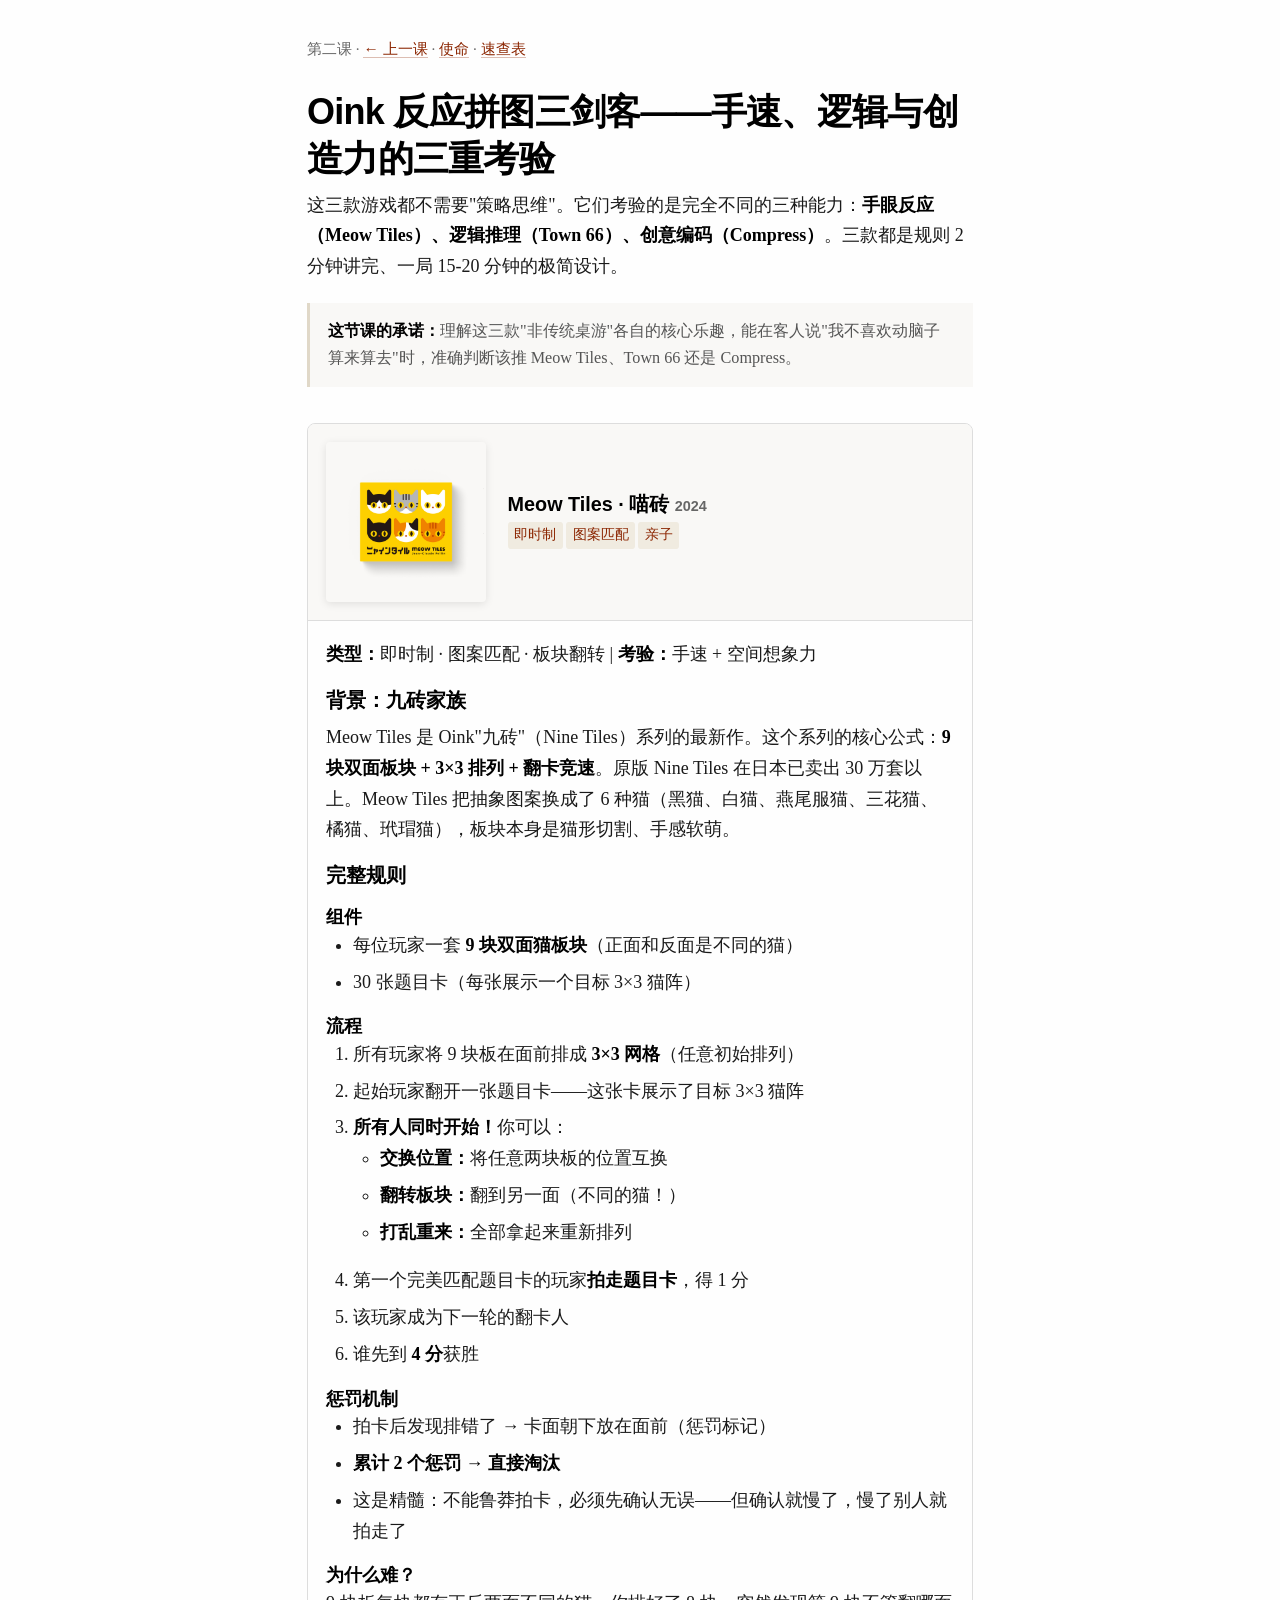
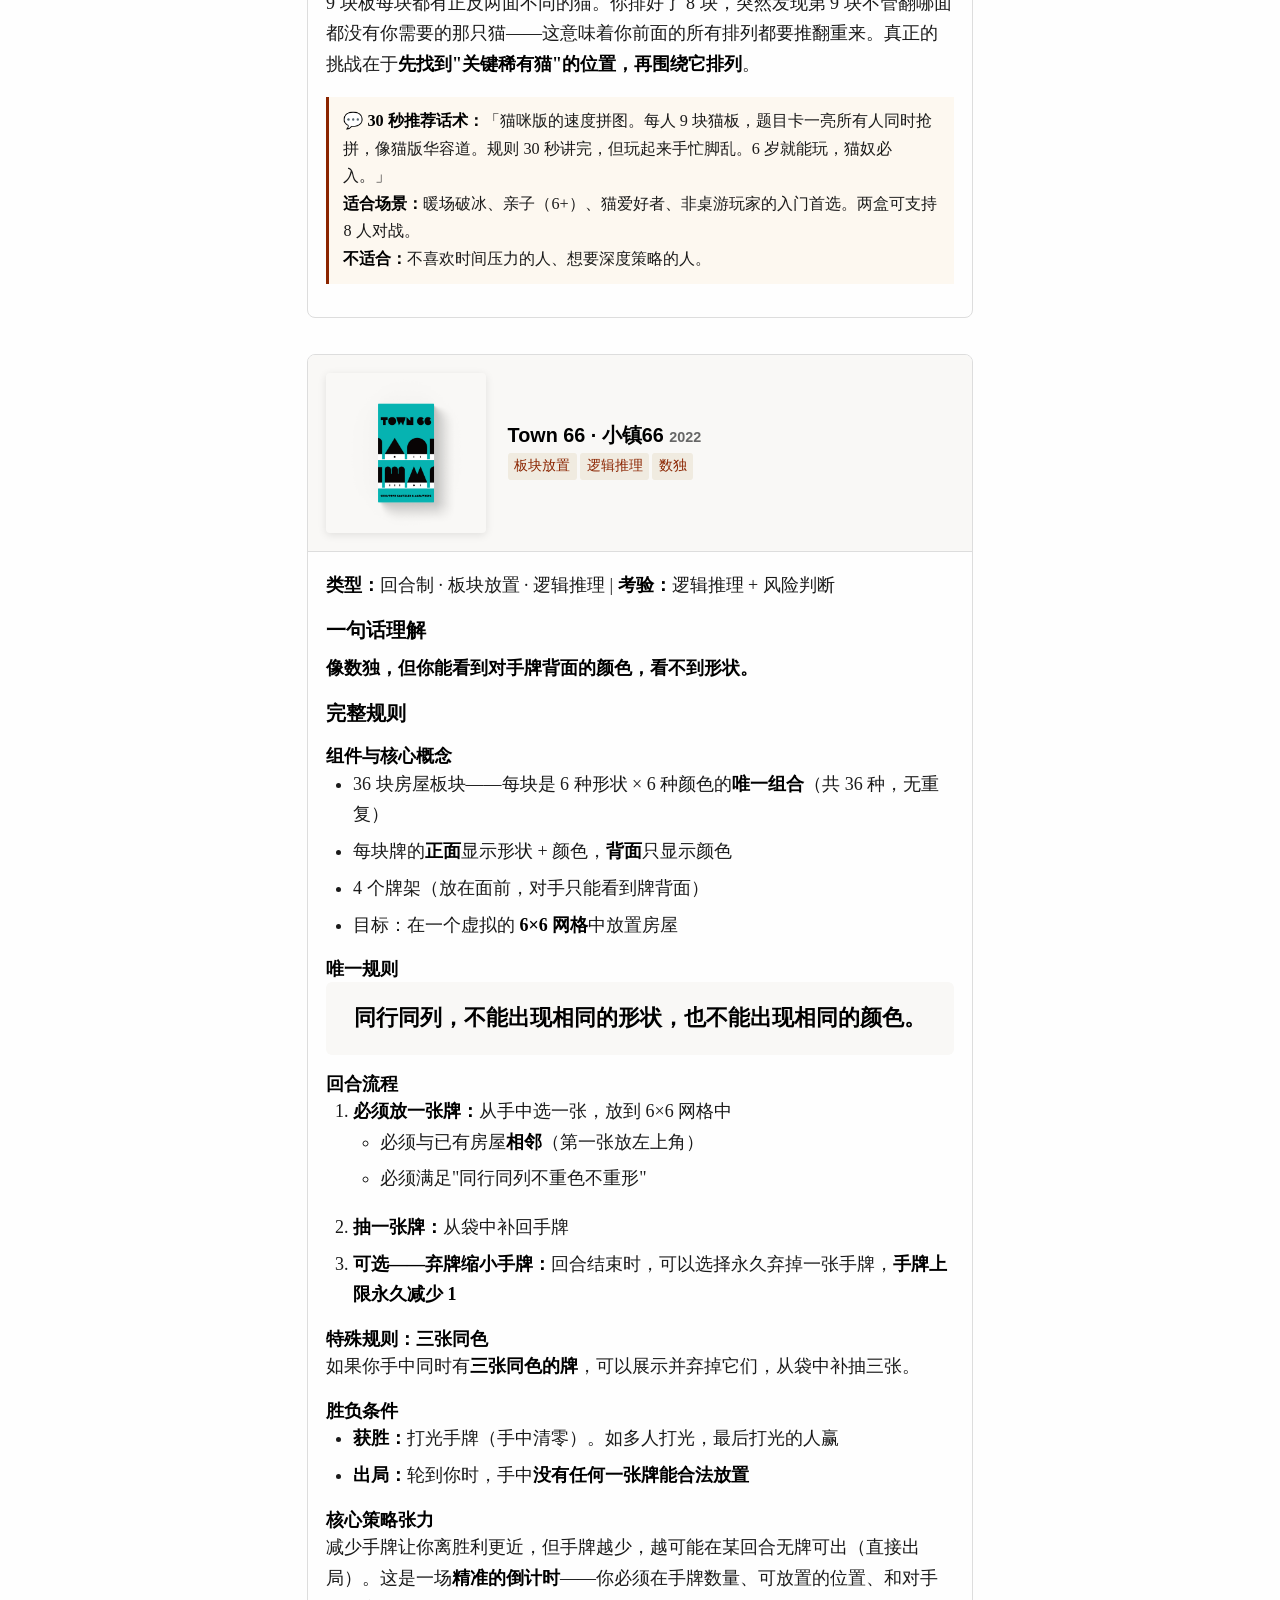
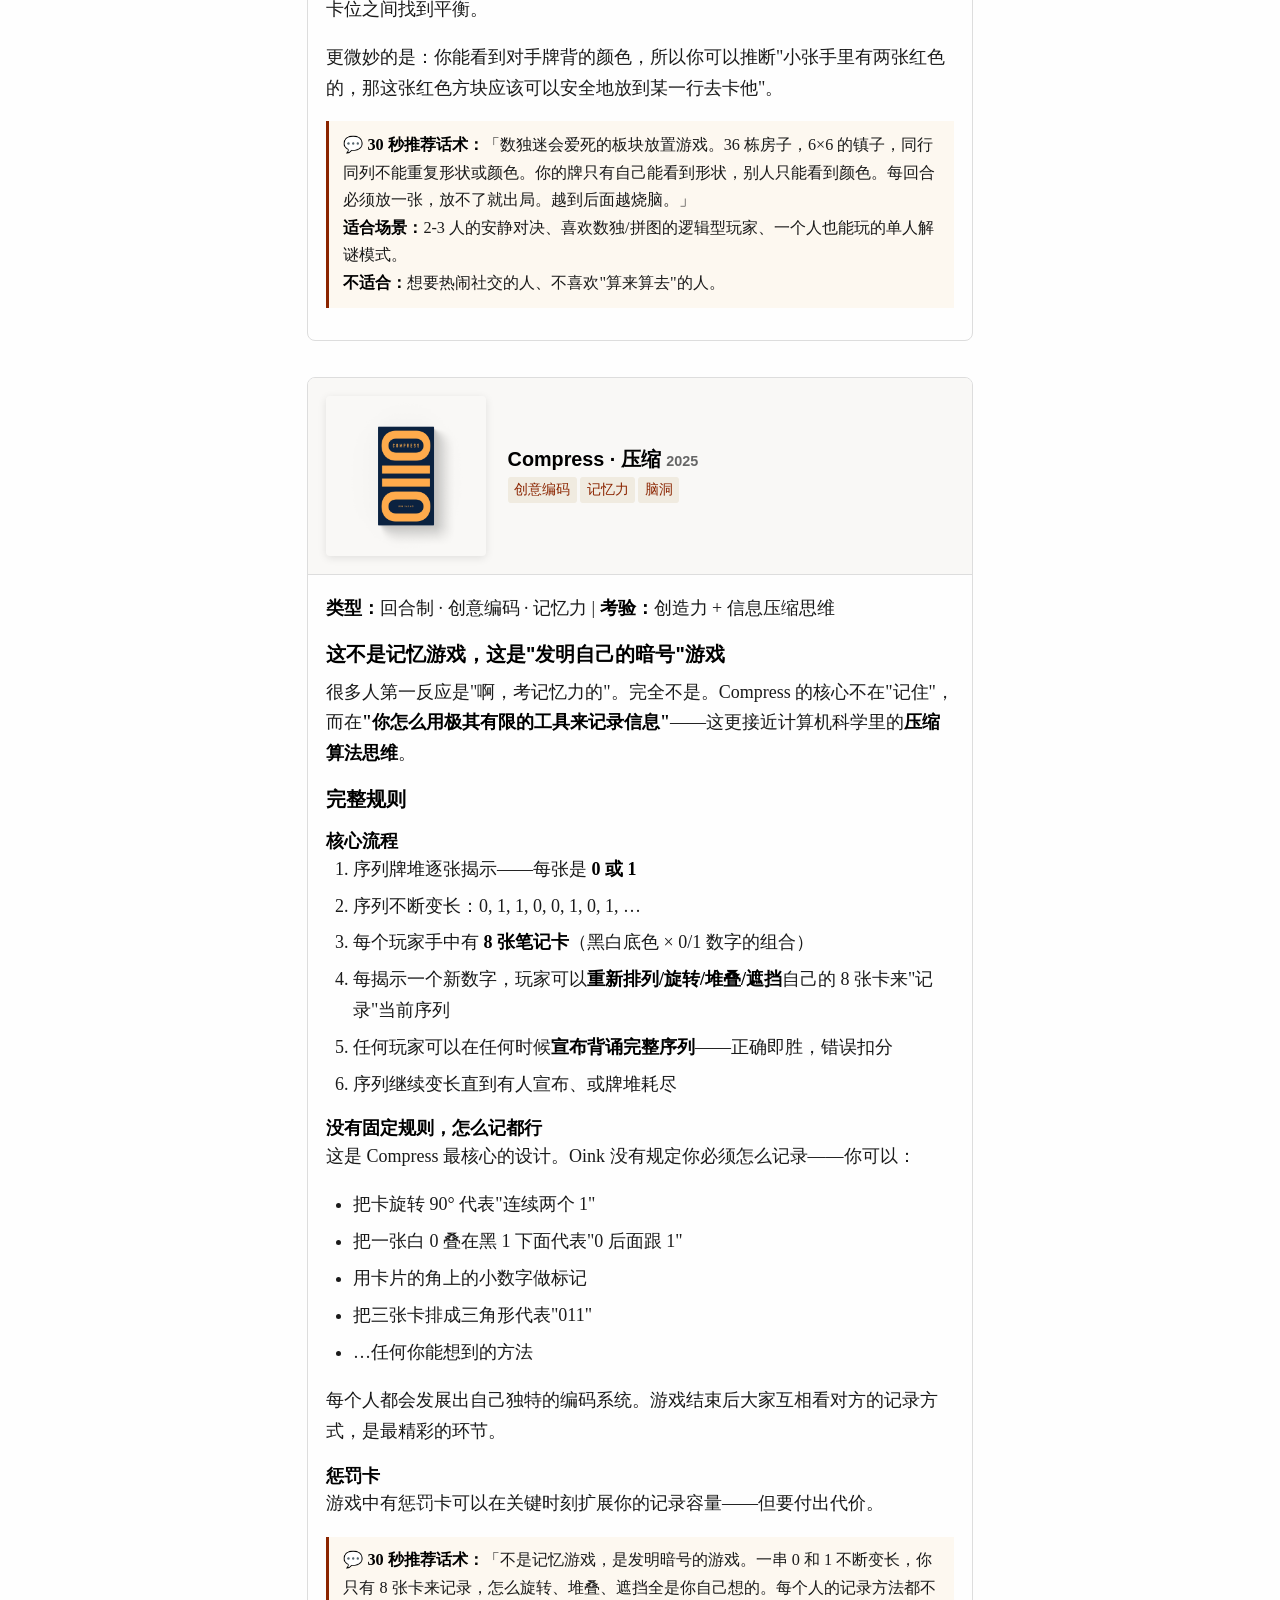
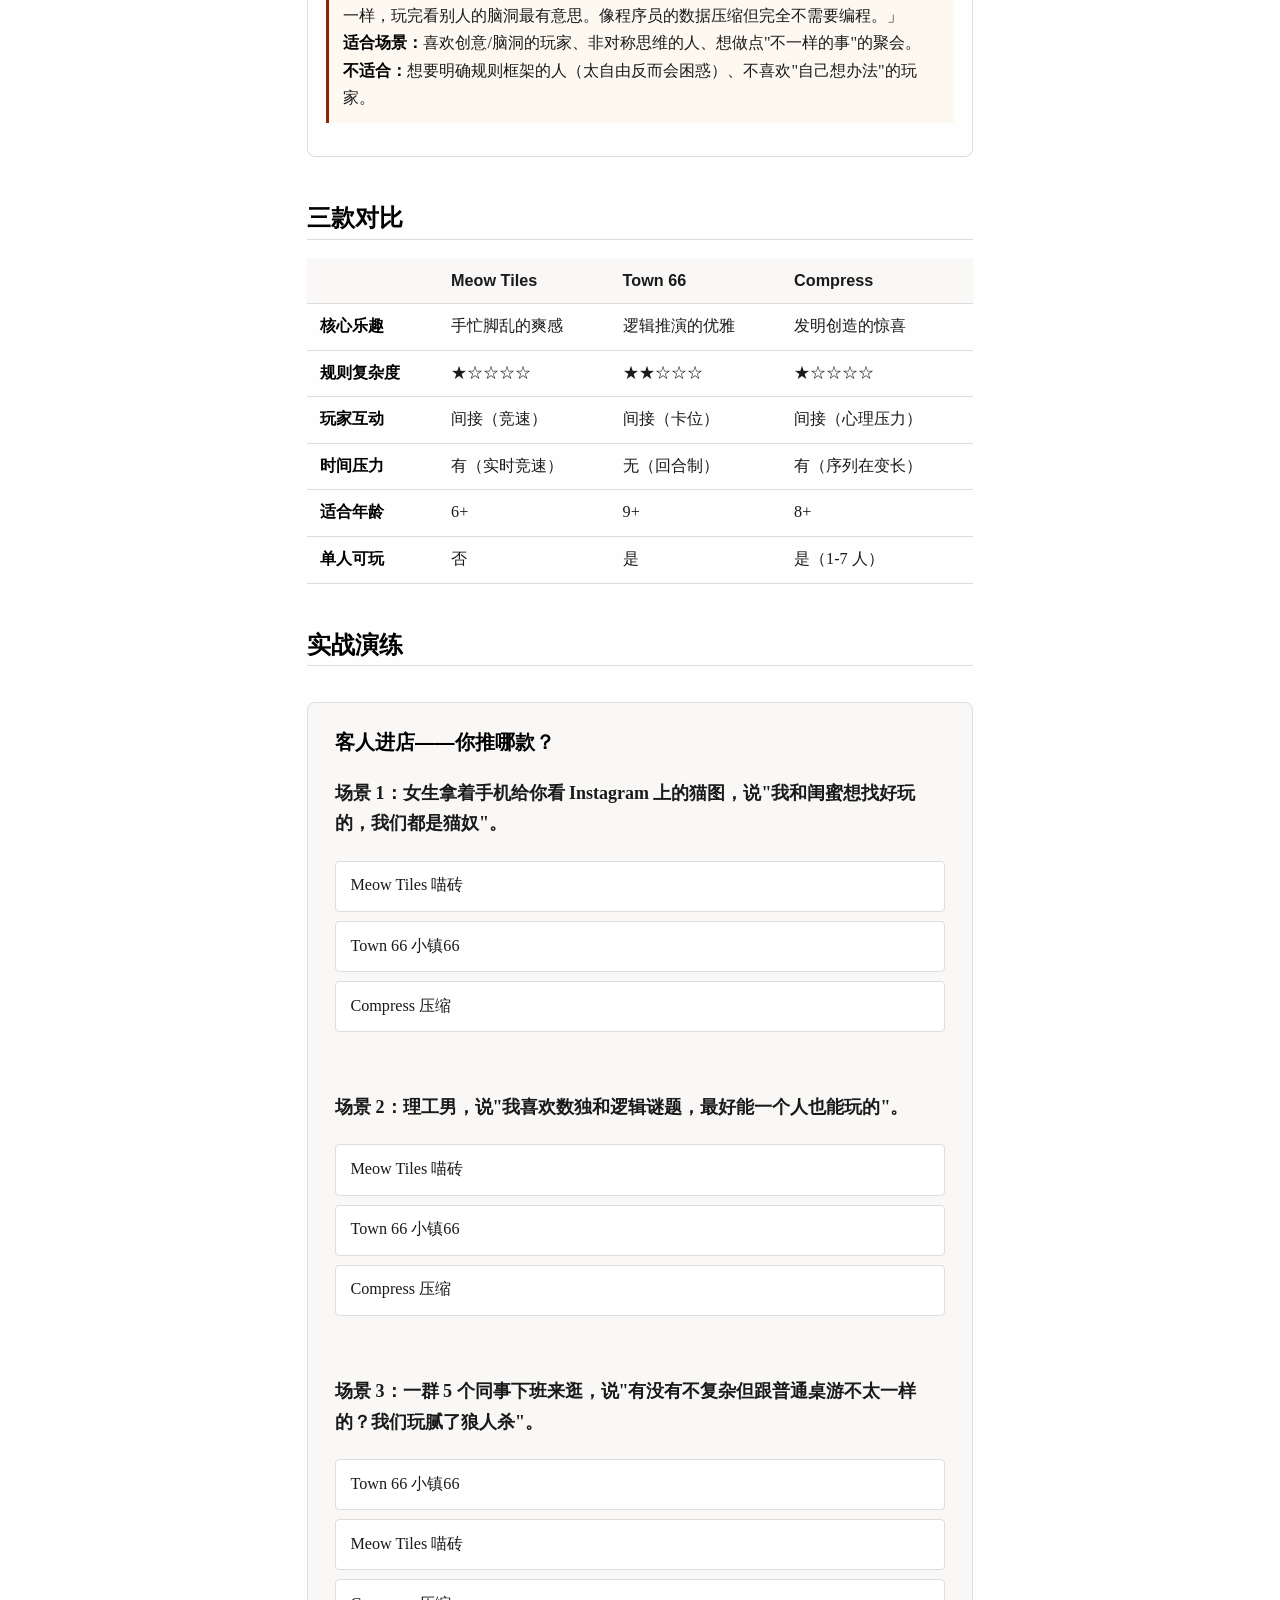
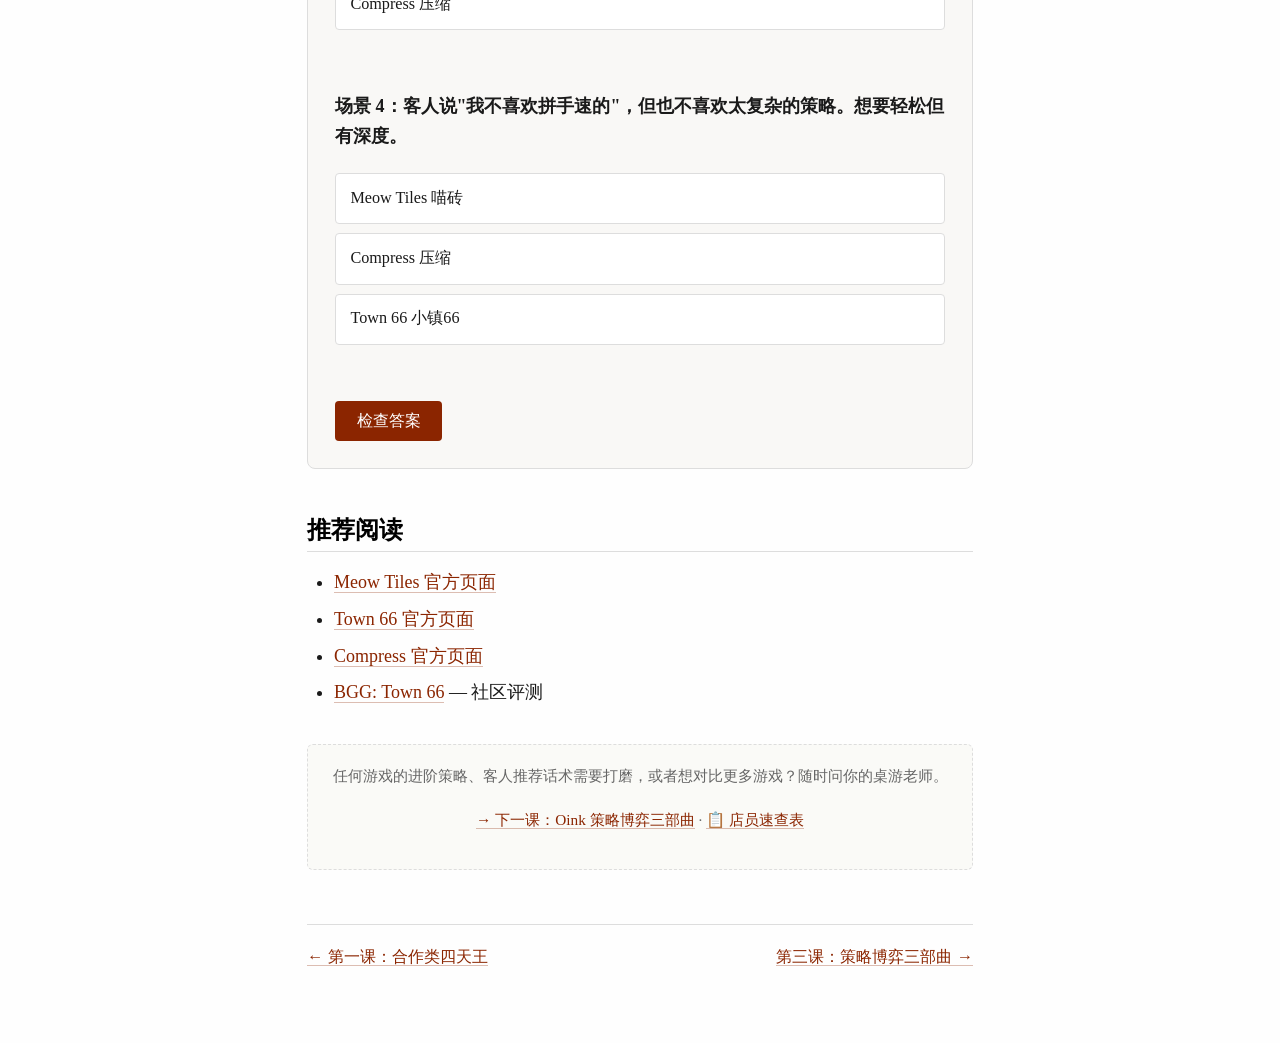
<file: lessons/02-speed-puzzle-games.html>
<!DOCTYPE html>
<html lang="zh-CN">
<head>
<meta charset="UTF-8">
<meta name="viewport" content="width=device-width, initial-scale=1.0">
<title>第二课：Oink 反应拼图三剑客</title>
<link rel="stylesheet" href="../assets/style.css">
</head>
<body>

<div class="lesson-meta">
  第二课 · <a href="01-cooperative-games.html">← 上一课</a> · <a href="../index.html">使命</a> · <a href="../reference/quick-reference.html">速查表</a>
</div>

<h1>Oink 反应拼图三剑客——手速、逻辑与创造力的三重考验</h1>

<p>这三款游戏都不需要"策略思维"。它们考验的是完全不同的三种能力：<strong>手眼反应（Meow Tiles）、逻辑推理（Town 66）、创意编码（Compress）</strong>。三款都是规则 2 分钟讲完、一局 15-20 分钟的极简设计。</p>

<div class="callout">
  <strong>这节课的承诺：</strong>理解这三款"非传统桌游"各自的核心乐趣，能在客人说"我不喜欢动脑子算来算去"时，准确判断该推 Meow Tiles、Town 66 还是 Compress。
</div>

<!-- Meow Tiles -->
<div class="game-section">
<div class="game-hd">
  <img src="../images/meowtiles-cover.png" alt="Meow Tiles" loading="lazy">
  <div><h3>Meow Tiles · 喵砖 <span class="yr">2024</span></h3>
  <span class="tag">即时制</span><span class="tag">图案匹配</span><span class="tag">亲子</span></div>
</div>
<div class="game-bd">

<p><strong>类型：</strong>即时制 · 图案匹配 · 板块翻转 | <strong>考验：</strong>手速 + 空间想象力</p>

<h3>背景：九砖家族</h3>

<p>Meow Tiles 是 Oink"九砖"（Nine Tiles）系列的最新作。这个系列的核心公式：<strong>9 块双面板块 + 3×3 排列 + 翻卡竞速</strong>。原版 Nine Tiles 在日本已卖出 30 万套以上。Meow Tiles 把抽象图案换成了 6 种猫（黑猫、白猫、燕尾服猫、三花猫、橘猫、玳瑁猫），板块本身是猫形切割、手感软萌。</p>

<h3>完整规则</h3>

<h4>组件</h4>
<ul>
  <li>每位玩家一套<strong> 9 块双面猫板块</strong>（正面和反面是不同的猫）</li>
  <li>30 张题目卡（每张展示一个目标 3×3 猫阵）</li>
</ul>

<h4>流程</h4>
<ol>
  <li>所有玩家将 9 块板在面前排成 <strong>3×3 网格</strong>（任意初始排列）</li>
  <li>起始玩家翻开一张题目卡——这张卡展示了目标 3×3 猫阵</li>
  <li><strong>所有人同时开始！</strong>你可以：
    <ul>
      <li><strong>交换位置：</strong>将任意两块板的位置互换</li>
      <li><strong>翻转板块：</strong>翻到另一面（不同的猫！）</li>
      <li><strong>打乱重来：</strong>全部拿起来重新排列</li>
    </ul>
  </li>
  <li>第一个完美匹配题目卡的玩家<strong>拍走题目卡</strong>，得 1 分</li>
  <li>该玩家成为下一轮的翻卡人</li>
  <li>谁先到 <strong>4 分</strong>获胜</li>
</ol>

<h4>惩罚机制</h4>
<ul>
  <li>拍卡后发现排错了 → 卡面朝下放在面前（惩罚标记）</li>
  <li><strong>累计 2 个惩罚 → 直接淘汰</strong></li>
  <li>这是精髓：不能鲁莽拍卡，必须先确认无误——但确认就慢了，慢了别人就拍走了</li>
</ul>

<h4>为什么难？</h4>
<p>9 块板每块都有正反两面不同的猫。你排好了 8 块，突然发现第 9 块不管翻哪面都没有你需要的那只猫——这意味着你前面的所有排列都要推翻重来。真正的挑战在于<strong>先找到"关键稀有猫"的位置，再围绕它排列</strong>。</p>

<div class="pitch-box">
  <strong>💬 30 秒推荐话术：</strong>「猫咪版的速度拼图。每人 9 块猫板，题目卡一亮所有人同时抢拼，像猫版华容道。规则 30 秒讲完，但玩起来手忙脚乱。6 岁就能玩，猫奴必入。」<br>
  <strong>适合场景：</strong>暖场破冰、亲子（6+）、猫爱好者、非桌游玩家的入门首选。两盒可支持 8 人对战。<br>
  <strong>不适合：</strong>不喜欢时间压力的人、想要深度策略的人。
</div>

</div>
</div>

<!-- Town 66 -->
<div class="game-section">
<div class="game-hd">
  <img src="../images/town66-cover.png" alt="Town 66" loading="lazy">
  <div><h3>Town 66 · 小镇66 <span class="yr">2022</span></h3>
  <span class="tag">板块放置</span><span class="tag">逻辑推理</span><span class="tag">数独</span></div>
</div>
<div class="game-bd">

<p><strong>类型：</strong>回合制 · 板块放置 · 逻辑推理 | <strong>考验：</strong>逻辑推理 + 风险判断</p>

<h3>一句话理解</h3>
<p><strong>像数独，但你能看到对手牌背面的颜色，看不到形状。</strong></p>

<h3>完整规则</h3>

<h4>组件与核心概念</h4>
<ul>
  <li>36 块房屋板块——每块是 6 种形状 × 6 种颜色的<strong>唯一组合</strong>（共 36 种，无重复）</li>
  <li>每块牌的<strong>正面</strong>显示形状 + 颜色，<strong>背面</strong>只显示颜色</li>
  <li>4 个牌架（放在面前，对手只能看到牌背面）</li>
  <li>目标：在一个虚拟的 <strong>6×6 网格</strong>中放置房屋</li>
</ul>

<h4>唯一规则</h4>
<p style="font-size:1.2rem;text-align:center;padding:1rem;background:var(--callout-bg);border-radius:6px;"><strong>同行同列，不能出现相同的形状，也不能出现相同的颜色。</strong></p>

<h4>回合流程</h4>
<ol>
  <li><strong>必须放一张牌：</strong>从手中选一张，放到 6×6 网格中
    <ul>
      <li>必须与已有房屋<strong>相邻</strong>（第一张放左上角）</li>
      <li>必须满足"同行同列不重色不重形"</li>
    </ul>
  </li>
  <li><strong>抽一张牌：</strong>从袋中补回手牌</li>
  <li><strong>可选——弃牌缩小手牌：</strong>回合结束时，可以选择永久弃掉一张手牌，<strong>手牌上限永久减少 1</strong></li>
</ol>

<h4>特殊规则：三张同色</h4>
<p>如果你手中同时有<strong>三张同色的牌</strong>，可以展示并弃掉它们，从袋中补抽三张。</p>

<h4>胜负条件</h4>
<ul>
  <li><strong>获胜：</strong>打光手牌（手中清零）。如多人打光，最后打光的人赢</li>
  <li><strong>出局：</strong>轮到你时，手中<strong>没有任何一张牌能合法放置</strong></li>
</ul>

<h4>核心策略张力</h4>
<p>减少手牌让你离胜利更近，但手牌越少，越可能在某回合无牌可出（直接出局）。这是一场<strong>精准的倒计时</strong>——你必须在手牌数量、可放置的位置、和对手卡位之间找到平衡。</p>

<p>更微妙的是：你能看到对手牌背的颜色，所以你可以推断"小张手里有两张红色的，那这张红色方块应该可以安全地放到某一行去卡他"。</p>

<div class="pitch-box">
  <strong>💬 30 秒推荐话术：</strong>「数独迷会爱死的板块放置游戏。36 栋房子，6×6 的镇子，同行同列不能重复形状或颜色。你的牌只有自己能看到形状，别人只能看到颜色。每回合必须放一张，放不了就出局。越到后面越烧脑。」<br>
  <strong>适合场景：</strong>2-3 人的安静对决、喜欢数独/拼图的逻辑型玩家、一个人也能玩的单人解谜模式。<br>
  <strong>不适合：</strong>想要热闹社交的人、不喜欢"算来算去"的人。
</div>

</div>
</div>

<!-- Compress -->
<div class="game-section">
<div class="game-hd">
  <img src="../images/compress-cover.png" alt="Compress" loading="lazy">
  <div><h3>Compress · 压缩 <span class="yr">2025</span></h3>
  <span class="tag">创意编码</span><span class="tag">记忆力</span><span class="tag">脑洞</span></div>
</div>
<div class="game-bd">

<p><strong>类型：</strong>回合制 · 创意编码 · 记忆力 | <strong>考验：</strong>创造力 + 信息压缩思维</p>

<h3>这不是记忆游戏，这是"发明自己的暗号"游戏</h3>

<p>很多人第一反应是"啊，考记忆力的"。完全不是。Compress 的核心不在"记住"，而在<strong>"你怎么用极其有限的工具来记录信息"</strong>——这更接近计算机科学里的<strong>压缩算法思维</strong>。</p>

<h3>完整规则</h3>

<h4>核心流程</h4>
<ol>
  <li>序列牌堆逐张揭示——每张是 <strong>0 或 1</strong></li>
  <li>序列不断变长：0, 1, 1, 0, 0, 1, 0, 1, …</li>
  <li>每个玩家手中有 <strong>8 张笔记卡</strong>（黑白底色 × 0/1 数字的组合）</li>
  <li>每揭示一个新数字，玩家可以<strong>重新排列/旋转/堆叠/遮挡</strong>自己的 8 张卡来"记录"当前序列</li>
  <li>任何玩家可以在任何时候<strong>宣布背诵完整序列</strong>——正确即胜，错误扣分</li>
  <li>序列继续变长直到有人宣布、或牌堆耗尽</li>
</ol>

<h4>没有固定规则，怎么记都行</h4>
<p>这是 Compress 最核心的设计。Oink 没有规定你必须怎么记录——你可以：</p>
<ul>
  <li>把卡旋转 90° 代表"连续两个 1"</li>
  <li>把一张白 0 叠在黑 1 下面代表"0 后面跟 1"</li>
  <li>用卡片的角上的小数字做标记</li>
  <li>把三张卡排成三角形代表"011"</li>
  <li>…任何你能想到的方法</li>
</ul>
<p>每个人都会发展出自己独特的编码系统。游戏结束后大家互相看对方的记录方式，是最精彩的环节。</p>

<h4>惩罚卡</h4>
<p>游戏中有惩罚卡可以在关键时刻扩展你的记录容量——但要付出代价。</p>

<div class="pitch-box">
  <strong>💬 30 秒推荐话术：</strong>「不是记忆游戏，是发明暗号的游戏。一串 0 和 1 不断变长，你只有 8 张卡来记录，怎么旋转、堆叠、遮挡全是你自己想的。每个人的记录方法都不一样，玩完看别人的脑洞最有意思。像程序员的数据压缩但完全不需要编程。」<br>
  <strong>适合场景：</strong>喜欢创意/脑洞的玩家、非对称思维的人、想做点"不一样的事"的聚会。<br>
  <strong>不适合：</strong>想要明确规则框架的人（太自由反而会困惑）、不喜欢"自己想办法"的玩家。
</div>

</div>
</div>

<h2>三款对比</h2>

<table>
  <tr><th></th><th>Meow Tiles</th><th>Town 66</th><th>Compress</th></tr>
  <tr><td><strong>核心乐趣</strong></td><td>手忙脚乱的爽感</td><td>逻辑推演的优雅</td><td>发明创造的惊喜</td></tr>
  <tr><td><strong>规则复杂度</strong></td><td>★☆☆☆☆</td><td>★★☆☆☆</td><td>★☆☆☆☆</td></tr>
  <tr><td><strong>玩家互动</strong></td><td>间接（竞速）</td><td>间接（卡位）</td><td>间接（心理压力）</td></tr>
  <tr><td><strong>时间压力</strong></td><td>有（实时竞速）</td><td>无（回合制）</td><td>有（序列在变长）</td></tr>
  <tr><td><strong>适合年龄</strong></td><td>6+</td><td>9+</td><td>8+</td></tr>
  <tr><td><strong>单人可玩</strong></td><td>否</td><td>是</td><td>是（1-7 人）</td></tr>
</table>

<h2>实战演练</h2>

<div class="quiz">
  <h3>客人进店——你推哪款？</h3>

  <div class="question" id="q1">场景 1：女生拿着手机给你看 Instagram 上的猫图，说"我和闺蜜想找好玩的，我们都是猫奴"。</div>
  <div class="options" data-q="q1">
    <div class="option" data-a="a">Meow Tiles 喵砖</div>
    <div class="option" data-a="b">Town 66 小镇66</div>
    <div class="option" data-a="c">Compress 压缩</div>
  </div>
  <div class="feedback" id="fb-q1"></div>

  <div class="question" id="q2">场景 2：理工男，说"我喜欢数独和逻辑谜题，最好能一个人也能玩的"。</div>
  <div class="options" data-q="q2">
    <div class="option" data-a="a">Meow Tiles 喵砖</div>
    <div class="option" data-a="b">Town 66 小镇66</div>
    <div class="option" data-a="c">Compress 压缩</div>
  </div>
  <div class="feedback" id="fb-q2"></div>

  <div class="question" id="q3">场景 3：一群 5 个同事下班来逛，说"有没有不复杂但跟普通桌游不太一样的？我们玩腻了狼人杀"。</div>
  <div class="options" data-q="q3">
    <div class="option" data-a="a">Town 66 小镇66</div>
    <div class="option" data-a="b">Meow Tiles 喵砖</div>
    <div class="option" data-a="c">Compress 压缩</div>
  </div>
  <div class="feedback" id="fb-q3"></div>

  <div class="question" id="q4">场景 4：客人说"我不喜欢拼手速的"，但也不喜欢太复杂的策略。想要轻松但有深度。</div>
  <div class="options" data-q="q4">
    <div class="option" data-a="a">Meow Tiles 喵砖</div>
    <div class="option" data-a="b">Compress 压缩</div>
    <div class="option" data-a="c">Town 66 小镇66</div>
  </div>
  <div class="feedback" id="fb-q4"></div>

  <button id="check-btn">检查答案</button>
</div>

<h2>推荐阅读</h2>
<ul>
  <li><a href="https://oinkgames.com/en/games/analog/meow-tiles/" target="_blank">Meow Tiles 官方页面</a></li>
  <li><a href="https://oinkgames.com/en/games/analog/town-66/" target="_blank">Town 66 官方页面</a></li>
  <li><a href="https://oinkgames.com/en/games/analog/compress/" target="_blank">Compress 官方页面</a></li>
  <li><a href="https://boardgamegeek.com/boardgame/361212/town-66" target="_blank">BGG: Town 66</a> — 社区评测</li>
</ul>

<div class="followup">
  <p>任何游戏的进阶策略、客人推荐话术需要打磨，或者想对比更多游戏？随时问你的桌游老师。</p>
  <p><a href="03-strategy-games.html">→ 下一课：Oink 策略博弈三部曲</a> · <a href="../reference/quick-reference.html">📋 店员速查表</a></p>
</div>

<div class="lesson-nav">
  <span><a href="01-cooperative-games.html">← 第一课：合作类四天王</a></span>
  <span><a href="03-strategy-games.html">第三课：策略博弈三部曲 →</a></span>
</div>

<script>
document.querySelectorAll('.quiz .option').forEach(function(opt) {
  opt.addEventListener('click', function() {
    const qid = this.parentElement.getAttribute('data-q');
    const siblings = this.parentElement.querySelectorAll('.option');
    siblings.forEach(function(s) { s.classList.remove('selected'); });
    this.classList.add('selected');
  });
});

document.getElementById('check-btn').addEventListener('click', function() {
  const answers = {
    q1: { correct: 'a', explanation: '✅ 她说猫奴，Meow Tiles 是唯一猫主题的。不必多想。' },
    q2: { correct: 'b', explanation: '✅ "数独 + 单人可玩" = Town 66。游戏唯一规则就是"同行同列不重复"，且内置单人解谜模式。' },
    q3: { correct: 'c', explanation: '✅ Compress！5 人刚好在支持范围内，且"自己发明暗号"的体验跟传统桌游完全不同。Town 66 最多 4 人。Meow Tiles 两盒虽可 8 人但需要额外购买。不过如果店里有两盒 Meow Tiles，也可推。' },
    q4: { correct: 'c', explanation: '✅ Town 66 是回合制无时间压力，但有深度逻辑推演。Compress 虽然不拼手速但序列不断变长带来的心理压力可能不适合"完全不想有压力的"。' }
  };

  Object.keys(answers).forEach(function(qid) {
    const fb = document.getElementById('fb-' + qid);
    const options = document.querySelectorAll('[data-q="' + qid + '"] .option');
    const correct = answers[qid].correct;

    options.forEach(function(opt) {
      opt.style.pointerEvents = 'none';
      if (opt.getAttribute('data-a') === correct) opt.classList.add('correct');
    });

    const selected = document.querySelector('[data-q="' + qid + '"] .option.selected');
    if (selected && selected.getAttribute('data-a') === correct) {
      fb.innerHTML = answers[qid].explanation;
      fb.style.color = '#2d7d46';
    } else if (selected) {
      fb.innerHTML = '❌ 不太对。' + answers[qid].explanation;
      fb.style.color = '#c0392b';
    } else {
      fb.innerHTML = '请先选择一个答案。' + answers[qid].explanation;
      fb.style.color = '#666';
    }
  });
});
</script>

</body>
</html>
</file>
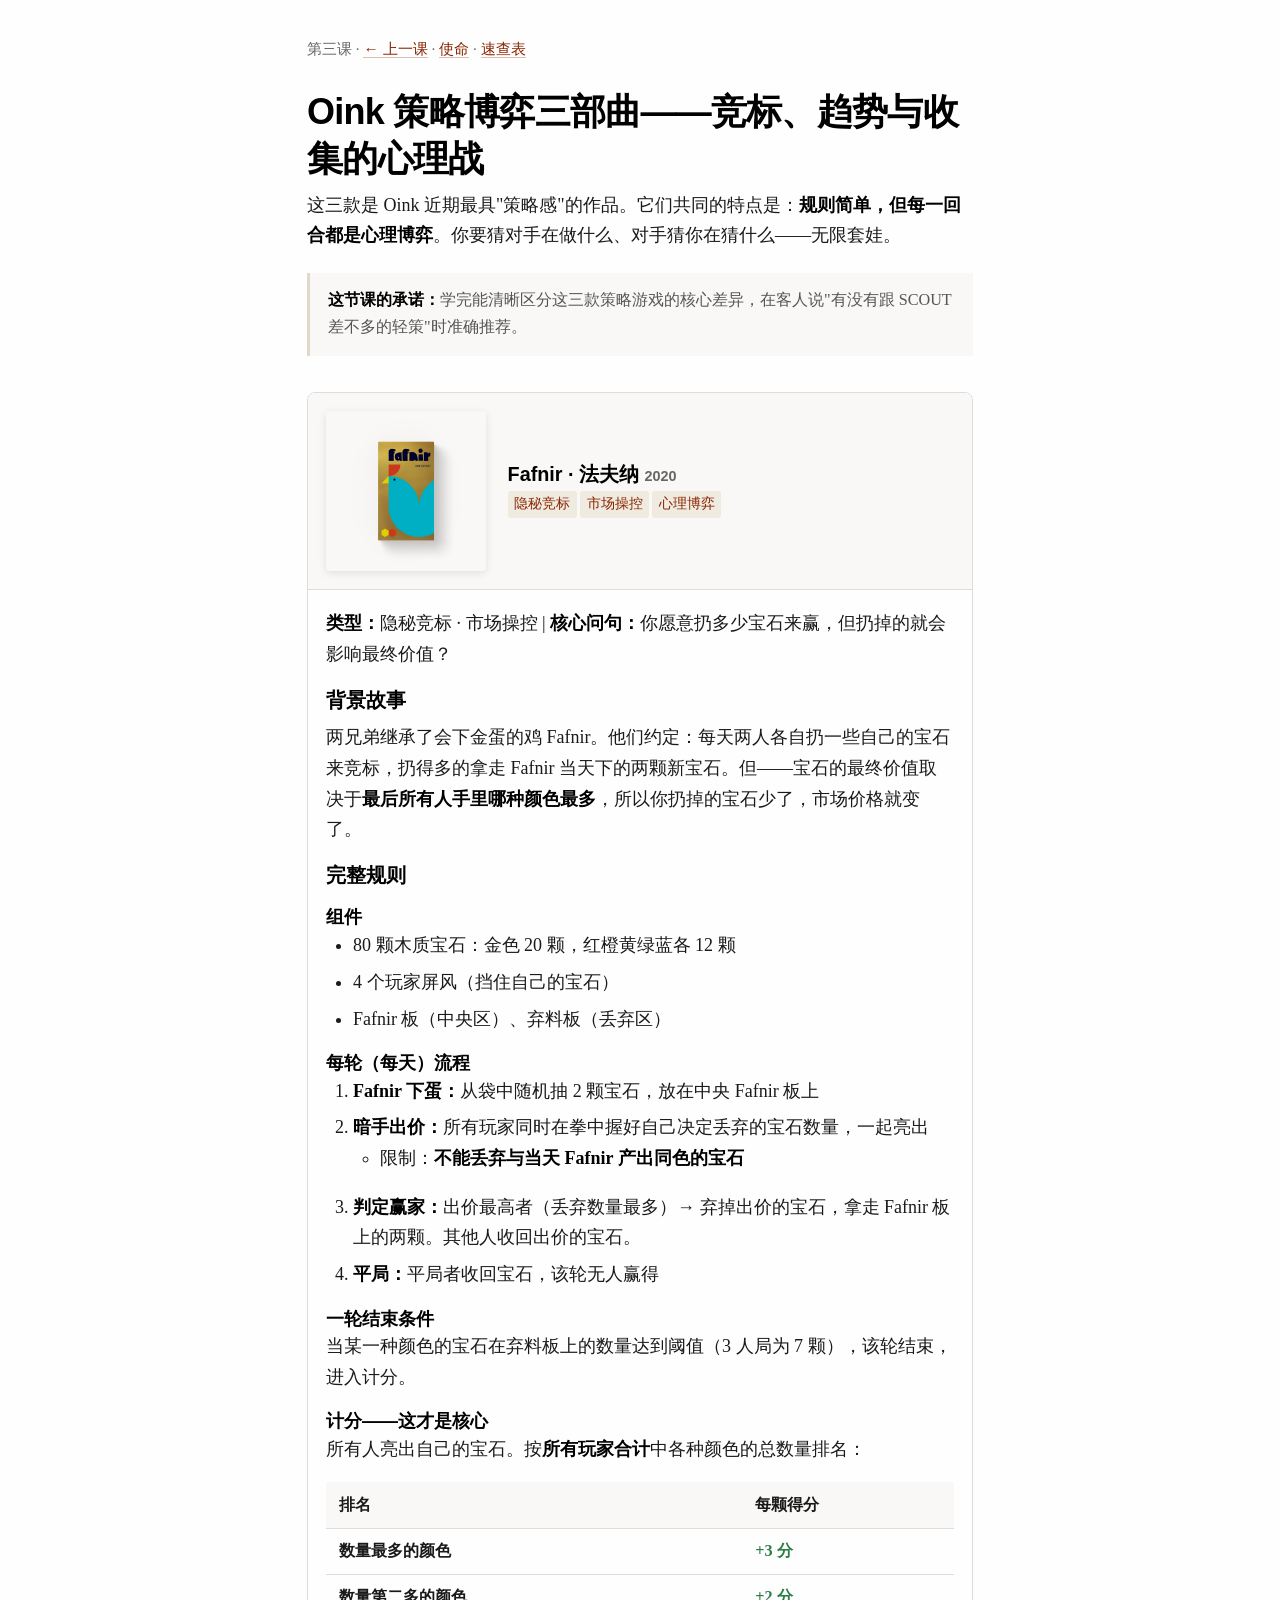
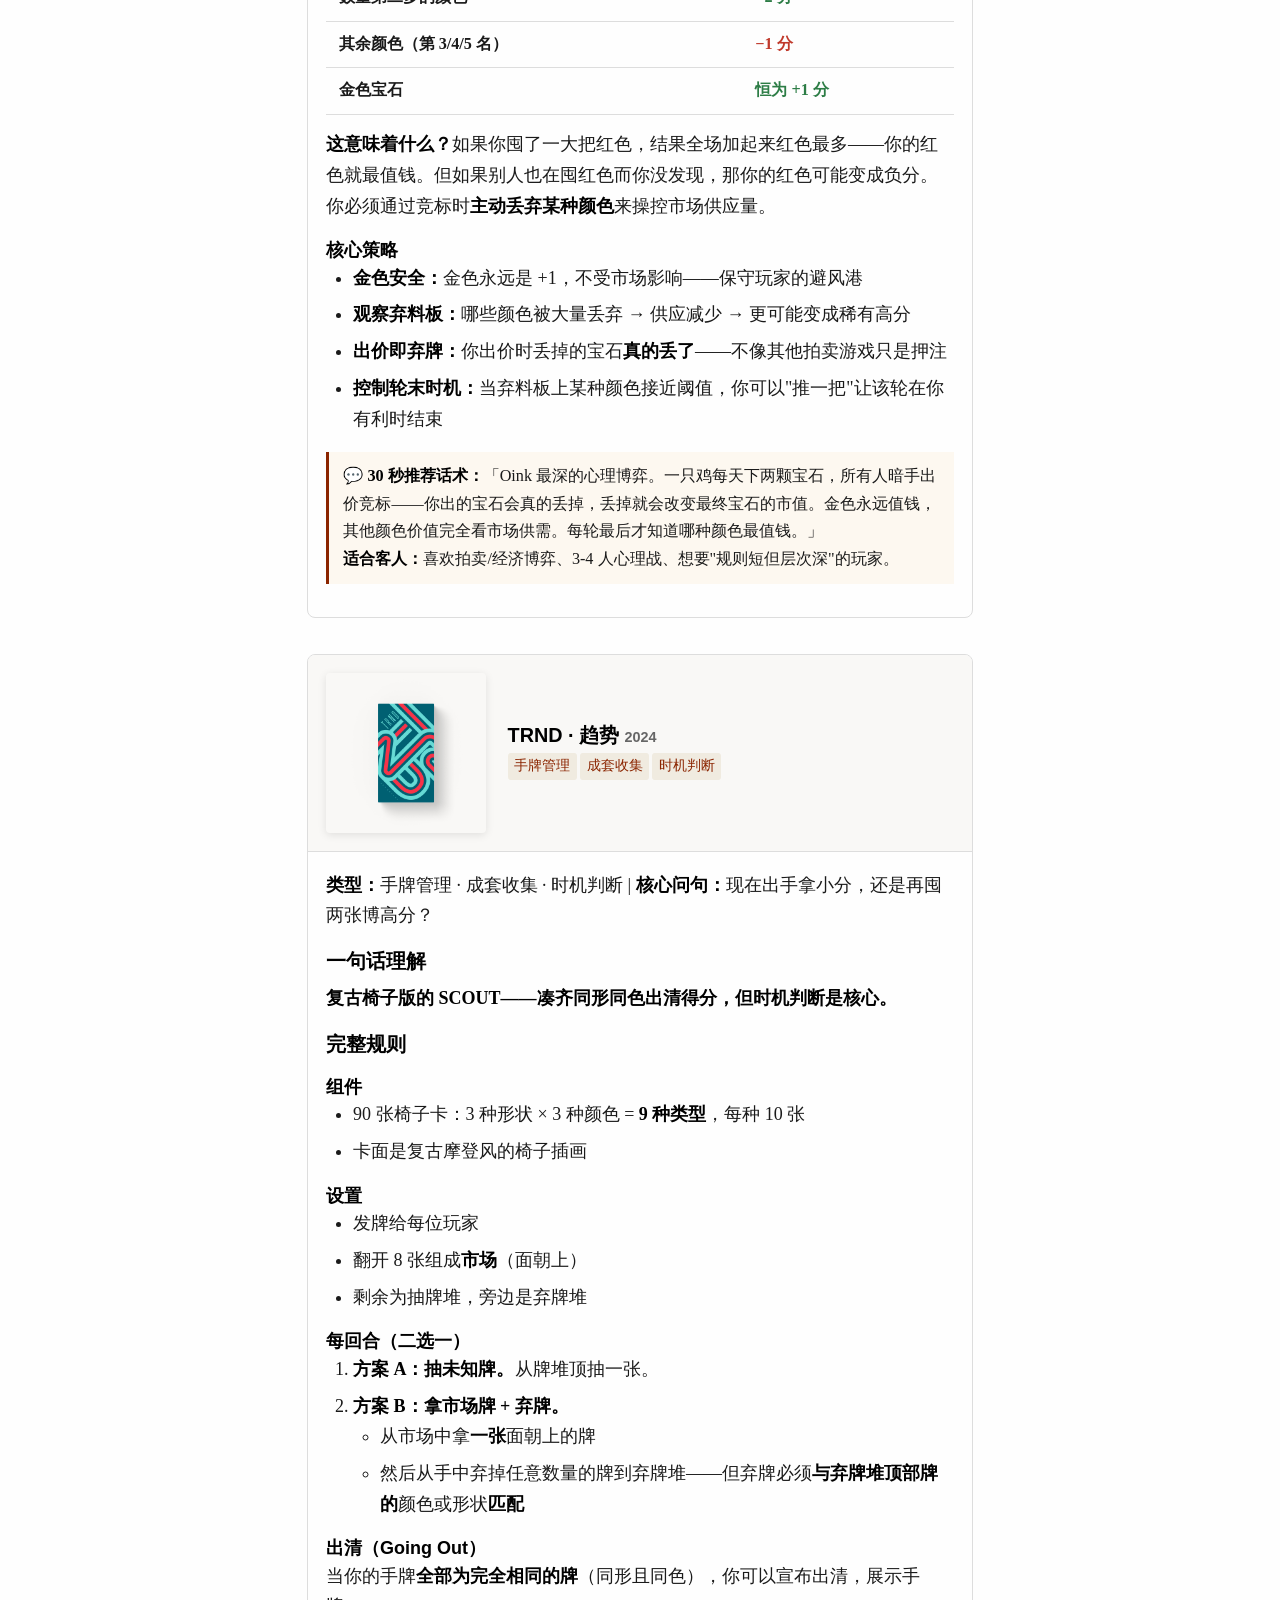
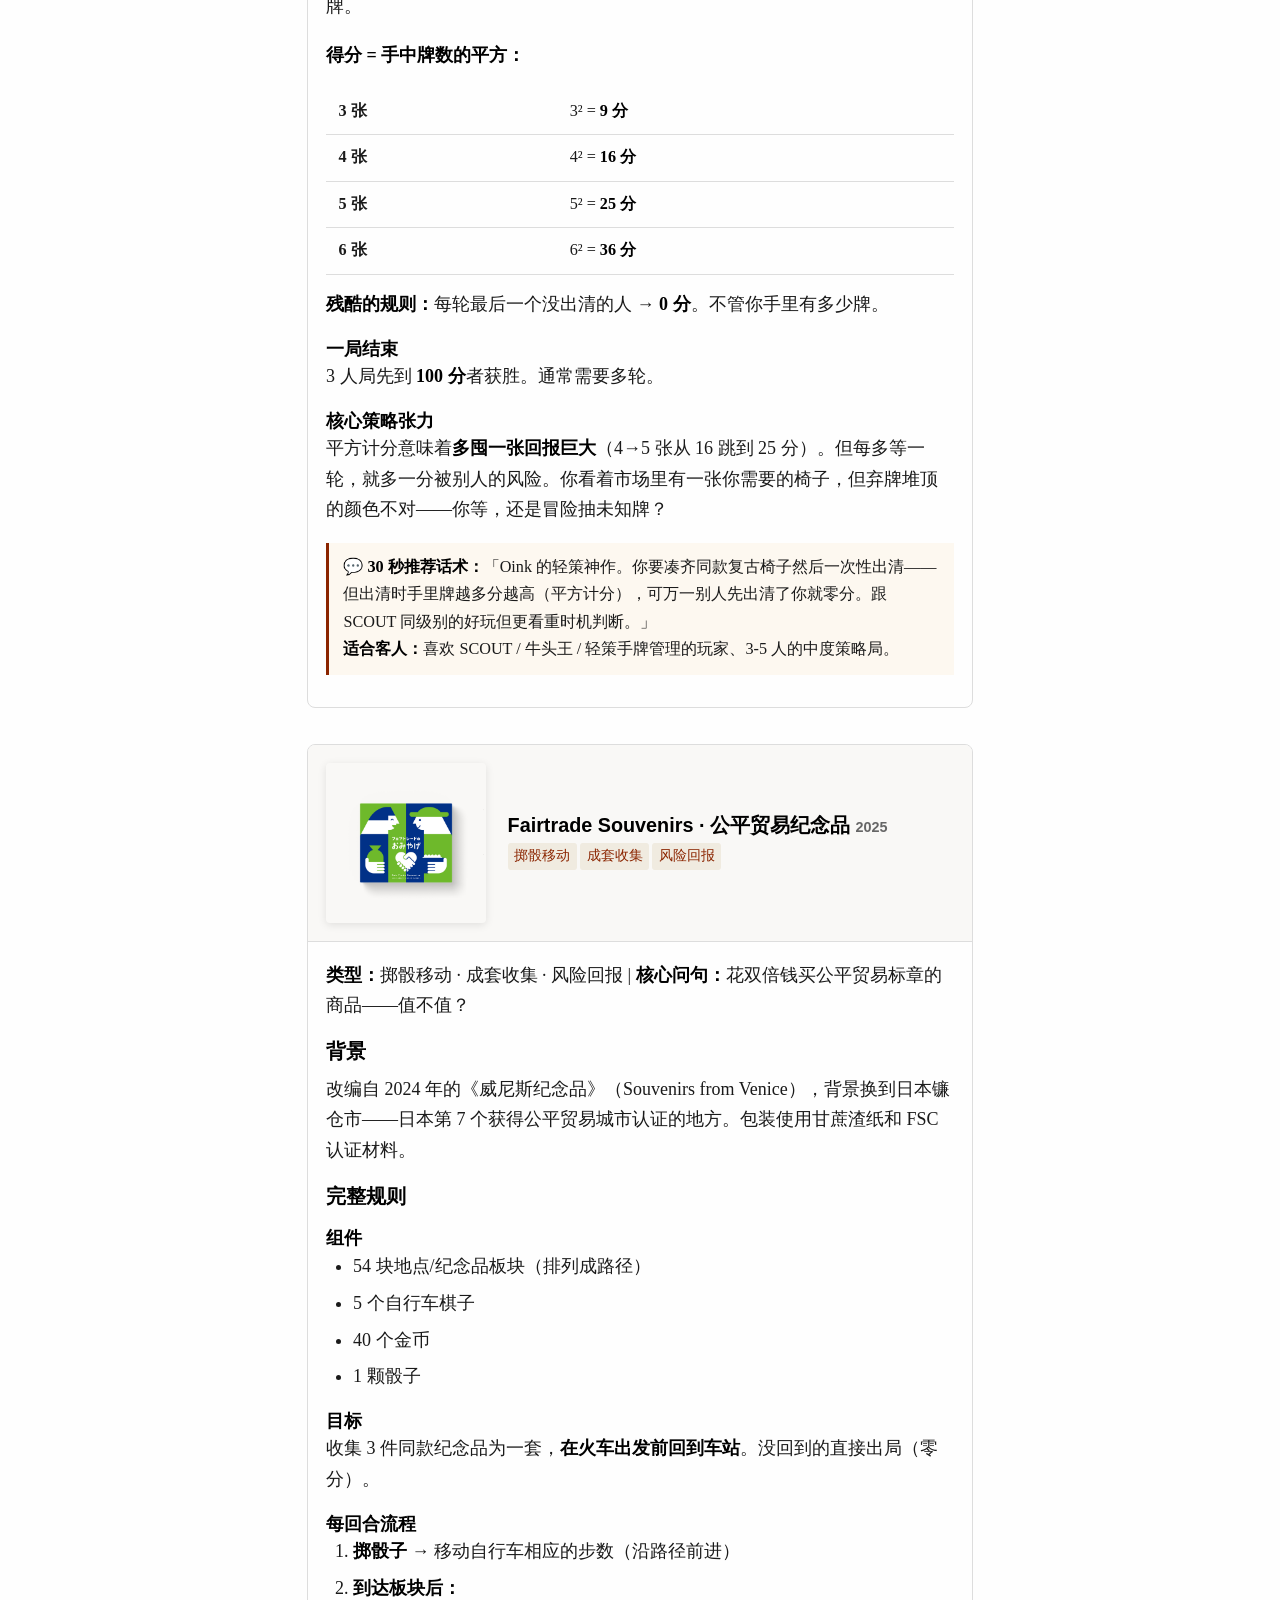
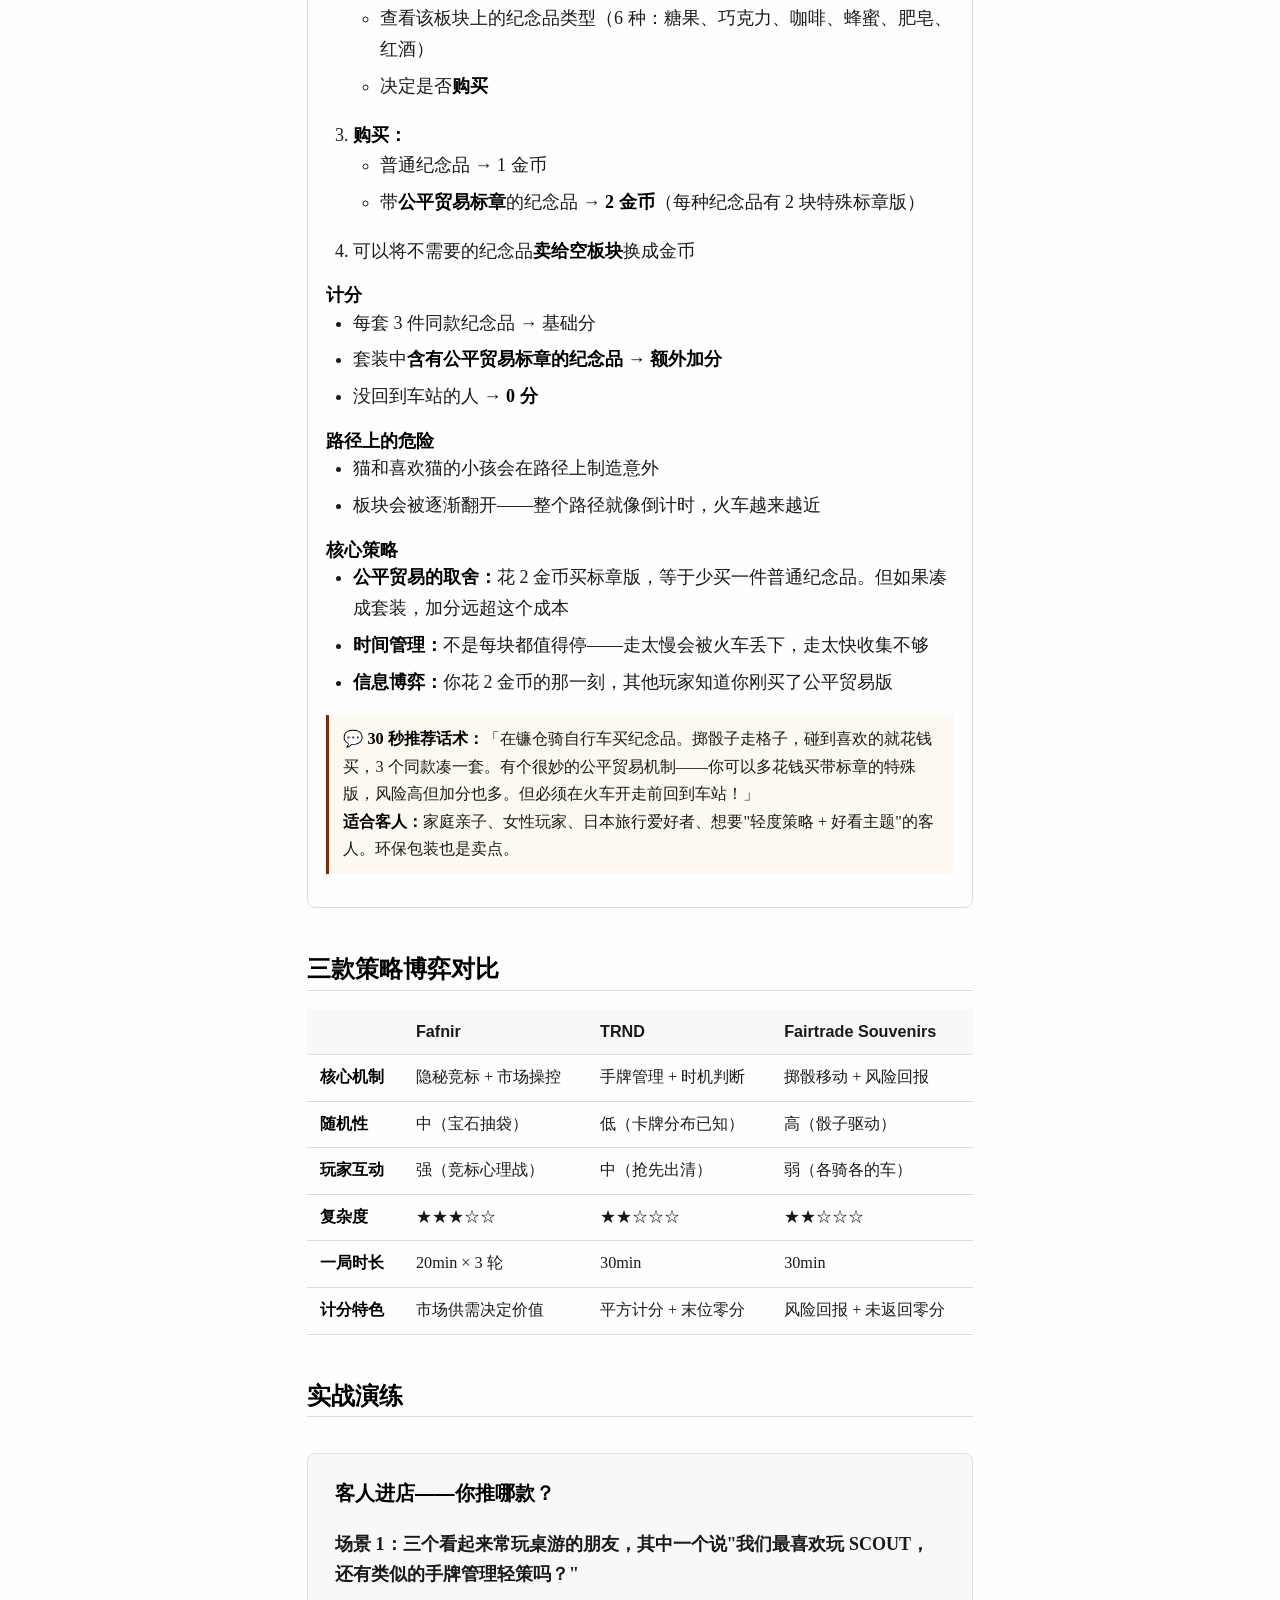
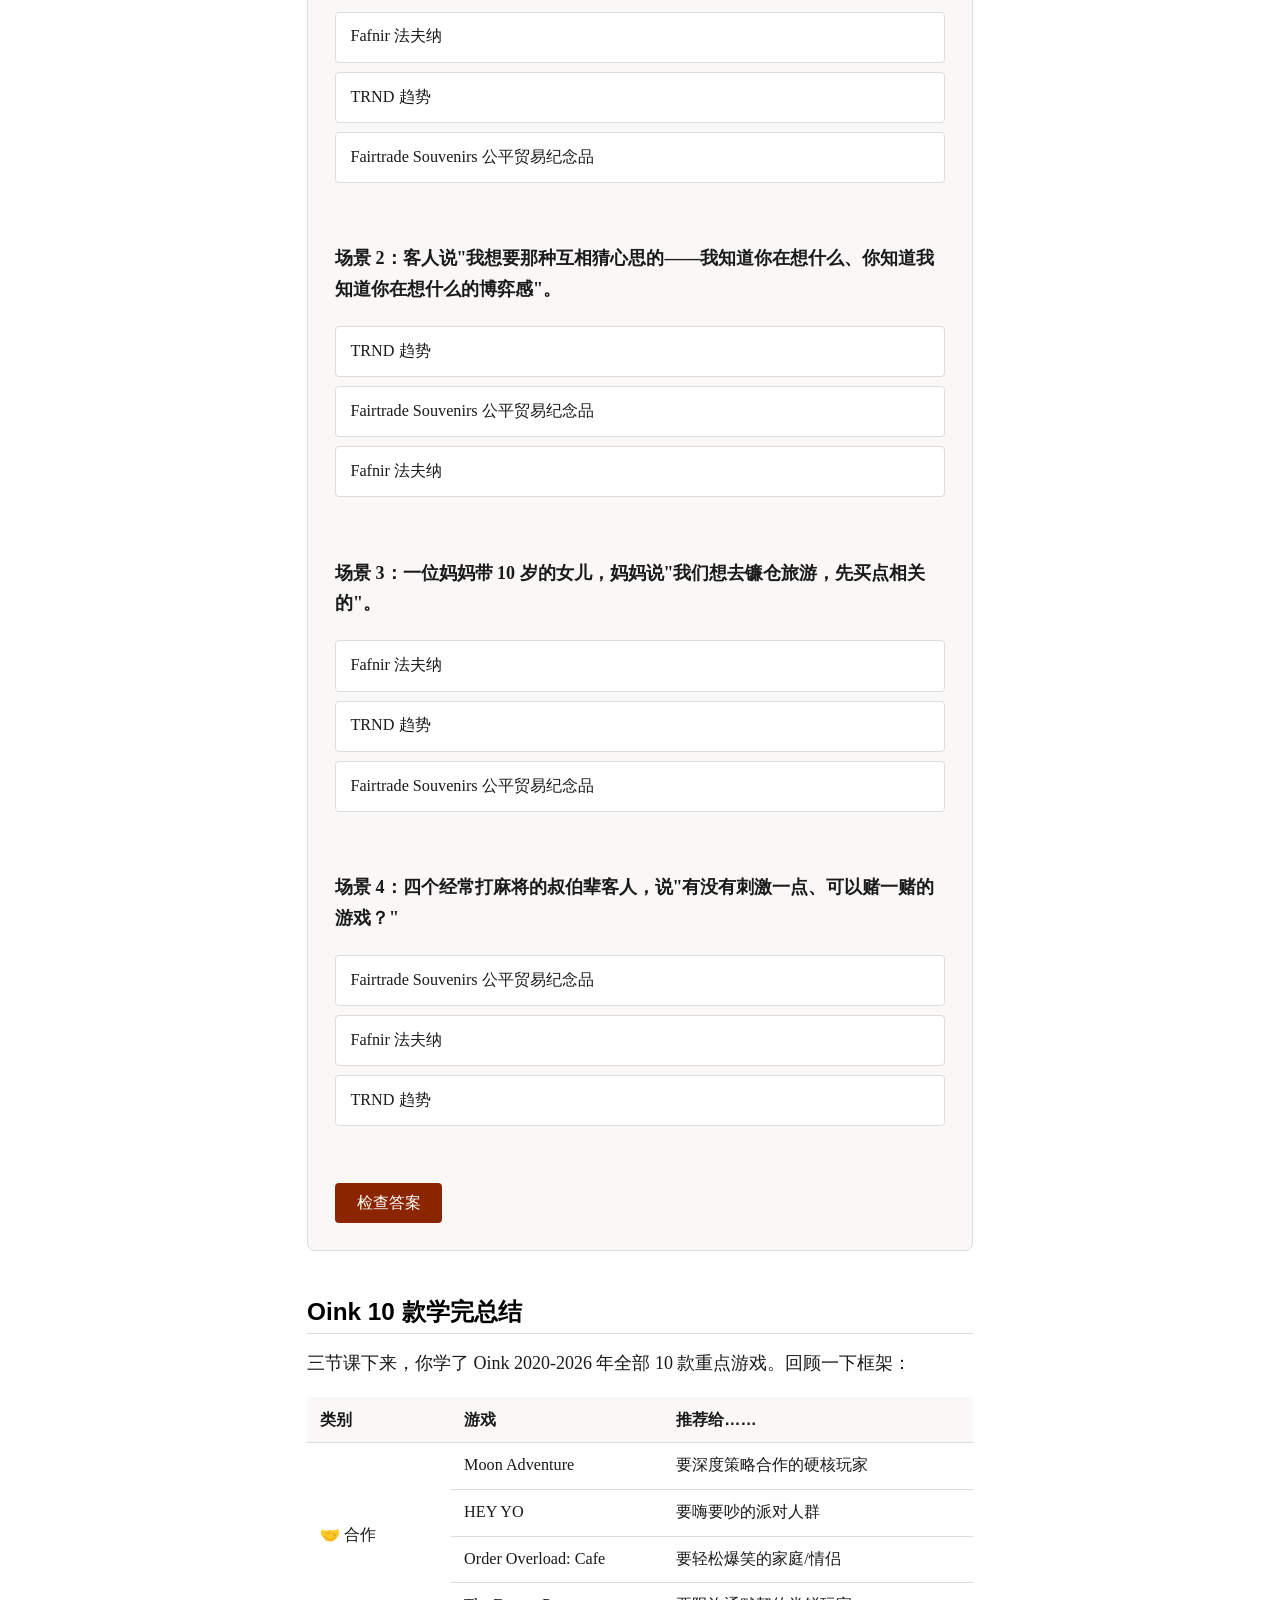
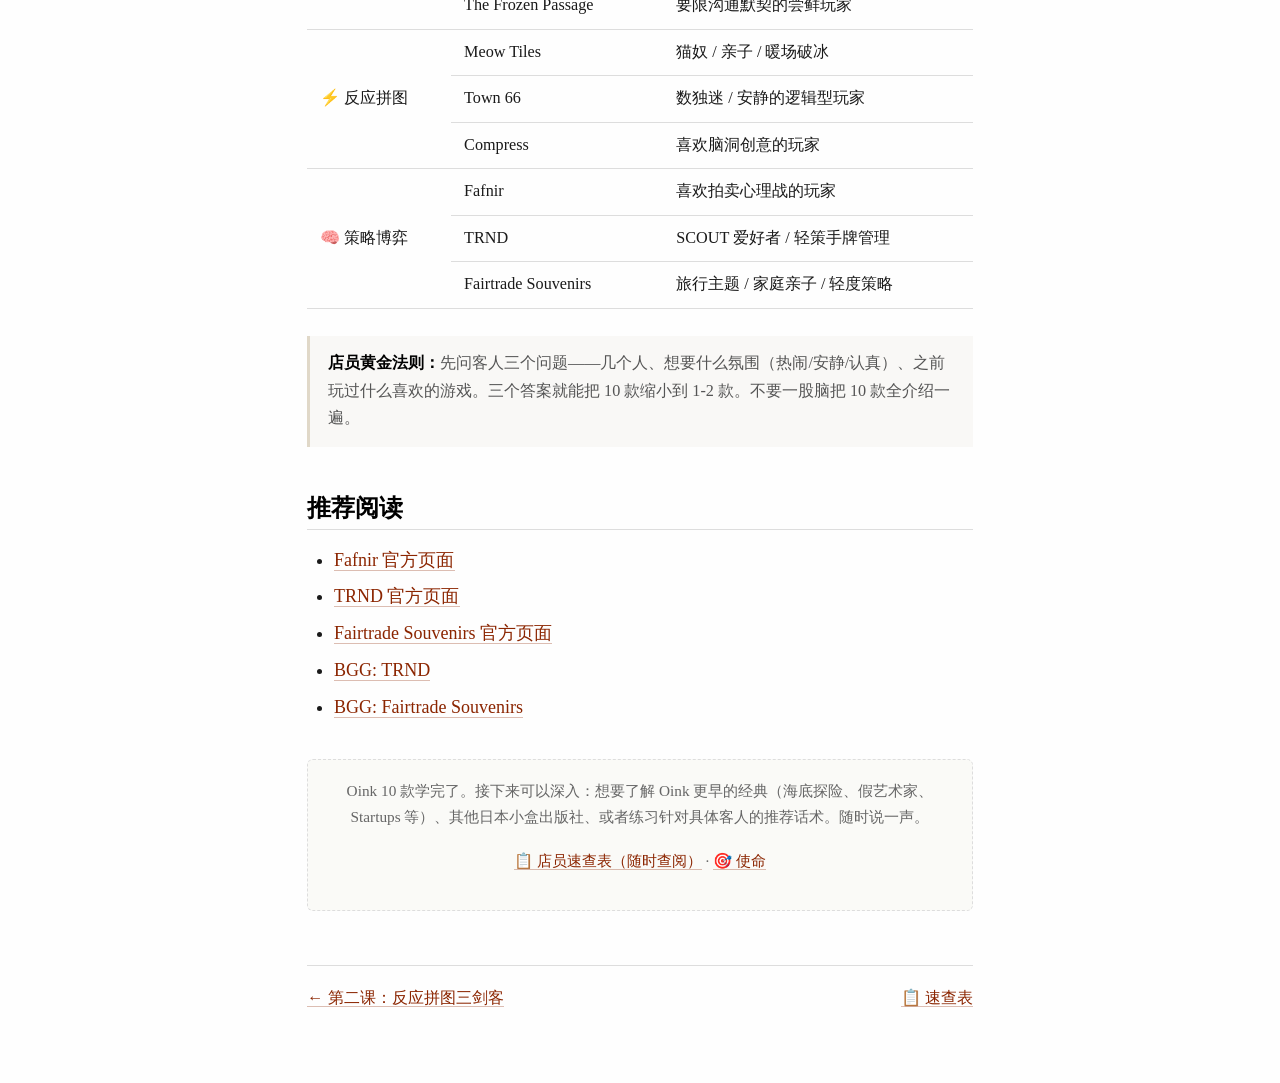
<file: lessons/03-strategy-games.html>
<!DOCTYPE html>
<html lang="zh-CN">
<head>
<meta charset="UTF-8">
<meta name="viewport" content="width=device-width, initial-scale=1.0">
<title>第三课：Oink 策略博弈三部曲</title>
<link rel="stylesheet" href="../assets/style.css">
<style>
  .score-table { margin: 0.8rem 0; }
  .score-table td:first-child { font-weight: 600; white-space: nowrap; }
</style>
</head>
<body>

<div class="lesson-meta">
  第三课 · <a href="02-speed-puzzle-games.html">← 上一课</a> · <a href="../index.html">使命</a> · <a href="../reference/quick-reference.html">速查表</a>
</div>

<h1>Oink 策略博弈三部曲——竞标、趋势与收集的心理战</h1>

<p>这三款是 Oink 近期最具"策略感"的作品。它们共同的特点是：<strong>规则简单，但每一回合都是心理博弈</strong>。你要猜对手在做什么、对手猜你在猜什么——无限套娃。</p>

<div class="callout">
  <strong>这节课的承诺：</strong>学完能清晰区分这三款策略游戏的核心差异，在客人说"有没有跟 SCOUT 差不多的轻策"时准确推荐。
</div>

<!-- Fafnir -->
<div class="game-section">
<div class="game-hd">
  <img src="../images/fafnir-cover.png" alt="Fafnir" loading="lazy">
  <div><h3>Fafnir · 法夫纳 <span class="yr">2020</span></h3>
  <span class="tag">隐秘竞标</span><span class="tag">市场操控</span><span class="tag">心理博弈</span></div>
</div>
<div class="game-bd">

<p><strong>类型：</strong>隐秘竞标 · 市场操控 | <strong>核心问句：</strong>你愿意扔多少宝石来赢，但扔掉的就会影响最终价值？</p>

<h3>背景故事</h3>
<p>两兄弟继承了会下金蛋的鸡 Fafnir。他们约定：每天两人各自扔一些自己的宝石来竞标，扔得多的拿走 Fafnir 当天下的两颗新宝石。但——宝石的最终价值取决于<strong>最后所有人手里哪种颜色最多</strong>，所以你扔掉的宝石少了，市场价格就变了。</p>

<h3>完整规则</h3>

<h4>组件</h4>
<ul>
  <li>80 颗木质宝石：金色 20 颗，红橙黄绿蓝各 12 颗</li>
  <li>4 个玩家屏风（挡住自己的宝石）</li>
  <li>Fafnir 板（中央区）、弃料板（丢弃区）</li>
</ul>

<h4>每轮（每天）流程</h4>
<ol>
  <li><strong>Fafnir 下蛋：</strong>从袋中随机抽 2 颗宝石，放在中央 Fafnir 板上</li>
  <li><strong>暗手出价：</strong>所有玩家同时在拳中握好自己决定丢弃的宝石数量，一起亮出
    <ul>
      <li>限制：<strong>不能丢弃与当天 Fafnir 产出同色的宝石</strong></li>
    </ul>
  </li>
  <li><strong>判定赢家：</strong>出价最高者（丢弃数量最多）→ 弃掉出价的宝石，拿走 Fafnir 板上的两颗。其他人收回出价的宝石。</li>
  <li><strong>平局：</strong>平局者收回宝石，该轮无人赢得</li>
</ol>

<h4>一轮结束条件</h4>
<p>当某一种颜色的宝石在弃料板上的数量达到阈值（3 人局为 7 颗），该轮结束，进入计分。</p>

<h4>计分——这才是核心</h4>
<p>所有人亮出自己的宝石。按<strong>所有玩家合计</strong>中各种颜色的总数量排名：</p>

<table class="score-table">
  <tr><th>排名</th><th>每颗得分</th></tr>
  <tr><td>数量最多的颜色</td><td style="color:#2d7d46;font-weight:700;">+3 分</td></tr>
  <tr><td>数量第二多的颜色</td><td style="color:#2d7d46;font-weight:700;">+2 分</td></tr>
  <tr><td>其余颜色（第 3/4/5 名）</td><td style="color:#c0392b;font-weight:700;">−1 分</td></tr>
  <tr><td>金色宝石</td><td style="color:#2d7d46;font-weight:700;">恒为 +1 分</td></tr>
</table>

<p><strong>这意味着什么？</strong>如果你囤了一大把红色，结果全场加起来红色最多——你的红色就最值钱。但如果别人也在囤红色而你没发现，那你的红色可能变成负分。你必须通过竞标时<strong>主动丢弃某种颜色</strong>来操控市场供应量。</p>

<h4>核心策略</h4>
<ul>
  <li><strong>金色安全：</strong>金色永远是 +1，不受市场影响——保守玩家的避风港</li>
  <li><strong>观察弃料板：</strong>哪些颜色被大量丢弃 → 供应减少 → 更可能变成稀有高分</li>
  <li><strong>出价即弃牌：</strong>你出价时丢掉的宝石<strong>真的丢了</strong>——不像其他拍卖游戏只是押注</li>
  <li><strong>控制轮末时机：</strong>当弃料板上某种颜色接近阈值，你可以"推一把"让该轮在你有利时结束</li>
</ul>

<div class="pitch-box">
  <strong>💬 30 秒推荐话术：</strong>「Oink 最深的心理博弈。一只鸡每天下两颗宝石，所有人暗手出价竞标——你出的宝石会真的丢掉，丢掉就会改变最终宝石的市值。金色永远值钱，其他颜色价值完全看市场供需。每轮最后才知道哪种颜色最值钱。」<br>
  <strong>适合客人：</strong>喜欢拍卖/经济博弈、3-4 人心理战、想要"规则短但层次深"的玩家。
</div>

</div>
</div>

<!-- TRND -->
<div class="game-section">
<div class="game-hd">
  <img src="../images/trnd-cover.png" alt="TRND" loading="lazy">
  <div><h3>TRND · 趋势 <span class="yr">2024</span></h3>
  <span class="tag">手牌管理</span><span class="tag">成套收集</span><span class="tag">时机判断</span></div>
</div>
<div class="game-bd">

<p><strong>类型：</strong>手牌管理 · 成套收集 · 时机判断 | <strong>核心问句：</strong>现在出手拿小分，还是再囤两张博高分？</p>

<h3>一句话理解</h3>
<p><strong>复古椅子版的 SCOUT——凑齐同形同色出清得分，但时机判断是核心。</strong></p>

<h3>完整规则</h3>

<h4>组件</h4>
<ul>
  <li>90 张椅子卡：3 种形状 × 3 种颜色 = <strong>9 种类型</strong>，每种 10 张</li>
  <li>卡面是复古摩登风的椅子插画</li>
</ul>

<h4>设置</h4>
<ul>
  <li>发牌给每位玩家</li>
  <li>翻开 8 张组成<strong>市场</strong>（面朝上）</li>
  <li>剩余为抽牌堆，旁边是弃牌堆</li>
</ul>

<h4>每回合（二选一）</h4>
<ol>
  <li><strong>方案 A：抽未知牌。</strong>从牌堆顶抽一张。</li>
  <li><strong>方案 B：拿市场牌 + 弃牌。</strong>
    <ul>
      <li>从市场中拿<strong>一张</strong>面朝上的牌</li>
      <li>然后从手中弃掉任意数量的牌到弃牌堆——但弃牌必须<strong>与弃牌堆顶部牌的</strong>颜色或形状<strong>匹配</strong></li>
    </ul>
  </li>
</ol>

<h4>出清（Going Out）</h4>
<p>当你的手牌<strong>全部为完全相同的牌</strong>（同形且同色），你可以宣布出清，展示手牌。</p>

<p><strong>得分 = 手中牌数的平方：</strong></p>
<table class="score-table">
  <tr><td>3 张</td><td>3² = <strong>9 分</strong></td></tr>
  <tr><td>4 张</td><td>4² = <strong>16 分</strong></td></tr>
  <tr><td>5 张</td><td>5² = <strong>25 分</strong></td></tr>
  <tr><td>6 张</td><td>6² = <strong>36 分</strong></td></tr>
</table>

<p><strong>残酷的规则：</strong>每轮最后一个没出清的人 → <strong>0 分</strong>。不管你手里有多少牌。</p>

<h4>一局结束</h4>
<p>3 人局先到 <strong>100 分</strong>者获胜。通常需要多轮。</p>

<h4>核心策略张力</h4>
<p>平方计分意味着<strong>多囤一张回报巨大</strong>（4→5 张从 16 跳到 25 分）。但每多等一轮，就多一分被别人的风险。你看着市场里有一张你需要的椅子，但弃牌堆顶的颜色不对——你等，还是冒险抽未知牌？</p>

<div class="pitch-box">
  <strong>💬 30 秒推荐话术：</strong>「Oink 的轻策神作。你要凑齐同款复古椅子然后一次性出清——但出清时手里牌越多分越高（平方计分），可万一别人先出清了你就零分。跟 SCOUT 同级别的好玩但更看重时机判断。」<br>
  <strong>适合客人：</strong>喜欢 SCOUT / 牛头王 / 轻策手牌管理的玩家、3-5 人的中度策略局。
</div>

</div>
</div>

<!-- Fairtrade Souvenirs -->
<div class="game-section">
<div class="game-hd">
  <img src="../images/fairtradesouvenirs-cover.png" alt="Fairtrade Souvenirs" loading="lazy">
  <div><h3>Fairtrade Souvenirs · 公平贸易纪念品 <span class="yr">2025</span></h3>
  <span class="tag">掷骰移动</span><span class="tag">成套收集</span><span class="tag">风险回报</span></div>
</div>
<div class="game-bd">

<p><strong>类型：</strong>掷骰移动 · 成套收集 · 风险回报 | <strong>核心问句：</strong>花双倍钱买公平贸易标章的商品——值不值？</p>

<h3>背景</h3>
<p>改编自 2024 年的《威尼斯纪念品》（Souvenirs from Venice），背景换到日本镰仓市——日本第 7 个获得公平贸易城市认证的地方。包装使用甘蔗渣纸和 FSC 认证材料。</p>

<h3>完整规则</h3>

<h4>组件</h4>
<ul>
  <li>54 块地点/纪念品板块（排列成路径）</li>
  <li>5 个自行车棋子</li>
  <li>40 个金币</li>
  <li>1 颗骰子</li>
</ul>

<h4>目标</h4>
<p>收集 3 件同款纪念品为一套，<strong>在火车出发前回到车站</strong>。没回到的直接出局（零分）。</p>

<h4>每回合流程</h4>
<ol>
  <li><strong>掷骰子</strong> → 移动自行车相应的步数（沿路径前进）</li>
  <li><strong>到达板块后：</strong>
    <ul>
      <li>查看该板块上的纪念品类型（6 种：糖果、巧克力、咖啡、蜂蜜、肥皂、红酒）</li>
      <li>决定是否<strong>购买</strong></li>
    </ul>
  </li>
  <li><strong>购买：</strong>
    <ul>
      <li>普通纪念品 → 1 金币</li>
      <li>带<strong>公平贸易标章</strong>的纪念品 → <strong>2 金币</strong>（每种纪念品有 2 块特殊标章版）</li>
    </ul>
  </li>
  <li>可以将不需要的纪念品<strong>卖给空板块</strong>换成金币</li>
</ol>

<h4>计分</h4>
<ul>
  <li>每套 3 件同款纪念品 → 基础分</li>
  <li>套装中<strong>含有公平贸易标章的纪念品 → 额外加分</strong></li>
  <li>没回到车站的人 → <strong>0 分</strong></li>
</ul>

<h4>路径上的危险</h4>
<ul>
  <li>猫和喜欢猫的小孩会在路径上制造意外</li>
  <li>板块会被逐渐翻开——整个路径就像倒计时，火车越来越近</li>
</ul>

<h4>核心策略</h4>
<ul>
  <li><strong>公平贸易的取舍：</strong>花 2 金币买标章版，等于少买一件普通纪念品。但如果凑成套装，加分远超这个成本</li>
  <li><strong>时间管理：</strong>不是每块都值得停——走太慢会被火车丢下，走太快收集不够</li>
  <li><strong>信息博弈：</strong>你花 2 金币的那一刻，其他玩家知道你刚买了公平贸易版</li>
</ul>

<div class="pitch-box">
  <strong>💬 30 秒推荐话术：</strong>「在镰仓骑自行车买纪念品。掷骰子走格子，碰到喜欢的就花钱买，3 个同款凑一套。有个很妙的公平贸易机制——你可以多花钱买带标章的特殊版，风险高但加分也多。但必须在火车开走前回到车站！」<br>
  <strong>适合客人：</strong>家庭亲子、女性玩家、日本旅行爱好者、想要"轻度策略 + 好看主题"的客人。环保包装也是卖点。
</div>

</div>
</div>

<h2>三款策略博弈对比</h2>

<table>
  <tr><th></th><th>Fafnir</th><th>TRND</th><th>Fairtrade Souvenirs</th></tr>
  <tr><td><strong>核心机制</strong></td><td>隐秘竞标 + 市场操控</td><td>手牌管理 + 时机判断</td><td>掷骰移动 + 风险回报</td></tr>
  <tr><td><strong>随机性</strong></td><td>中（宝石抽袋）</td><td>低（卡牌分布已知）</td><td>高（骰子驱动）</td></tr>
  <tr><td><strong>玩家互动</strong></td><td>强（竞标心理战）</td><td>中（抢先出清）</td><td>弱（各骑各的车）</td></tr>
  <tr><td><strong>复杂度</strong></td><td>★★★☆☆</td><td>★★☆☆☆</td><td>★★☆☆☆</td></tr>
  <tr><td><strong>一局时长</strong></td><td>20min × 3 轮</td><td>30min</td><td>30min</td></tr>
  <tr><td><strong>计分特色</strong></td><td>市场供需决定价值</td><td>平方计分 + 末位零分</td><td>风险回报 + 未返回零分</td></tr>
</table>

<h2>实战演练</h2>

<div class="quiz">
  <h3>客人进店——你推哪款？</h3>

  <div class="question" id="q1">场景 1：三个看起来常玩桌游的朋友，其中一个说"我们最喜欢玩 SCOUT，还有类似的手牌管理轻策吗？"</div>
  <div class="options" data-q="q1">
    <div class="option" data-a="a">Fafnir 法夫纳</div>
    <div class="option" data-a="b">TRND 趋势</div>
    <div class="option" data-a="c">Fairtrade Souvenirs 公平贸易纪念品</div>
  </div>
  <div class="feedback" id="fb-q1"></div>

  <div class="question" id="q2">场景 2：客人说"我想要那种互相猜心思的——我知道你在想什么、你知道我知道你在想什么的博弈感"。</div>
  <div class="options" data-q="q2">
    <div class="option" data-a="a">TRND 趋势</div>
    <div class="option" data-a="b">Fairtrade Souvenirs 公平贸易纪念品</div>
    <div class="option" data-a="c">Fafnir 法夫纳</div>
  </div>
  <div class="feedback" id="fb-q2"></div>

  <div class="question" id="q3">场景 3：一位妈妈带 10 岁的女儿，妈妈说"我们想去镰仓旅游，先买点相关的"。</div>
  <div class="options" data-q="q3">
    <div class="option" data-a="a">Fafnir 法夫纳</div>
    <div class="option" data-a="b">TRND 趋势</div>
    <div class="option" data-a="c">Fairtrade Souvenirs 公平贸易纪念品</div>
  </div>
  <div class="feedback" id="fb-q3"></div>

  <div class="question" id="q4">场景 4：四个经常打麻将的叔伯辈客人，说"有没有刺激一点、可以赌一赌的游戏？"</div>
  <div class="options" data-q="q4">
    <div class="option" data-a="a">Fairtrade Souvenirs 公平贸易纪念品</div>
    <div class="option" data-a="b">Fafnir 法夫纳</div>
    <div class="option" data-a="c">TRND 趋势</div>
  </div>
  <div class="feedback" id="fb-q4"></div>

  <button id="check-btn">检查答案</button>
</div>

<h2>Oink 10 款学完总结</h2>

<p>三节课下来，你学了 Oink 2020-2026 年全部 10 款重点游戏。回顾一下框架：</p>

<table>
  <tr><th>类别</th><th>游戏</th><th>推荐给……</th></tr>
  <tr><td rowspan="4">🤝 合作</td><td>Moon Adventure</td><td>要深度策略合作的硬核玩家</td></tr>
  <tr><td>HEY YO</td><td>要嗨要吵的派对人群</td></tr>
  <tr><td>Order Overload: Cafe</td><td>要轻松爆笑的家庭/情侣</td></tr>
  <tr><td>The Frozen Passage</td><td>要限沟通默契的尝鲜玩家</td></tr>
  <tr><td rowspan="3">⚡ 反应拼图</td><td>Meow Tiles</td><td>猫奴 / 亲子 / 暖场破冰</td></tr>
  <tr><td>Town 66</td><td>数独迷 / 安静的逻辑型玩家</td></tr>
  <tr><td>Compress</td><td>喜欢脑洞创意的玩家</td></tr>
  <tr><td rowspan="3">🧠 策略博弈</td><td>Fafnir</td><td>喜欢拍卖心理战的玩家</td></tr>
  <tr><td>TRND</td><td>SCOUT 爱好者 / 轻策手牌管理</td></tr>
  <tr><td>Fairtrade Souvenirs</td><td>旅行主题 / 家庭亲子 / 轻度策略</td></tr>
</table>

<div class="callout">
  <strong>店员黄金法则：</strong>先问客人三个问题——几个人、想要什么氛围（热闹/安静/认真）、之前玩过什么喜欢的游戏。三个答案就能把 10 款缩小到 1-2 款。不要一股脑把 10 款全介绍一遍。
</div>

<h2>推荐阅读</h2>
<ul>
  <li><a href="https://oinkgames.com/en/games/analog/fafnir/" target="_blank">Fafnir 官方页面</a></li>
  <li><a href="https://oinkgames.com/en/games/analog/trnd/" target="_blank">TRND 官方页面</a></li>
  <li><a href="https://oinkgames.com/en/games/analog/fair-trade-souvenirs/" target="_blank">Fairtrade Souvenirs 官方页面</a></li>
  <li><a href="https://boardgamegeek.com/boardgame/433075/trnd" target="_blank">BGG: TRND</a></li>
  <li><a href="https://boardgamegeek.com/boardgame/445071/fair-trade-souvenirs" target="_blank">BGG: Fairtrade Souvenirs</a></li>
</ul>

<div class="followup">
  <p>Oink 10 款学完了。接下来可以深入：想要了解 Oink 更早的经典（海底探险、假艺术家、Startups 等）、其他日本小盒出版社、或者练习针对具体客人的推荐话术。随时说一声。</p>
  <p><a href="../reference/quick-reference.html">📋 店员速查表（随时查阅）</a> · <a href="../index.html">🎯 使命</a></p>
</div>

<div class="lesson-nav">
  <span><a href="02-speed-puzzle-games.html">← 第二课：反应拼图三剑客</a></span>
  <span><a href="../reference/quick-reference.html">📋 速查表</a></span>
</div>

<script>
document.querySelectorAll('.quiz .option').forEach(function(opt) {
  opt.addEventListener('click', function() {
    const qid = this.parentElement.getAttribute('data-q');
    const siblings = this.parentElement.querySelectorAll('.option');
    siblings.forEach(function(s) { s.classList.remove('selected'); });
    this.classList.add('selected');
  });
});

document.getElementById('check-btn').addEventListener('click', function() {
  const answers = {
    q1: { correct: 'b', explanation: '✅ TRND 最接近 SCOUT——都是手牌管理 + 成套收集，都要抢在别人前面出清，都有平方计分。直接说"跟 SCOUT 差不多但更看时机判断"。' },
    q2: { correct: 'c', explanation: '✅ Fafnir 是这三款里心理博弈最深的。暗手出价、市场操控、你知道别人在猜你的出价策略——完美的套娃博弈。' },
    q3: { correct: 'c', explanation: '✅ Fairtrade Souvenirs 背景就是镰仓！亲子友好、旅行主题、环保包装讨妈妈欢心。而且规则简单，10 岁完全能玩。' },
    q4: { correct: 'c', explanation: '✅ TRND 最合适——"赌一赌"体现在平方计分的 push-your-luck 机制，多囤一张收益巨大但风险也大，很像麻将里的听牌加番。Fafnir 也不错但更偏经济博弈而非运气刺激。' }
  };

  Object.keys(answers).forEach(function(qid) {
    const fb = document.getElementById('fb-' + qid);
    const options = document.querySelectorAll('[data-q="' + qid + '"] .option');
    const correct = answers[qid].correct;

    options.forEach(function(opt) {
      opt.style.pointerEvents = 'none';
      if (opt.getAttribute('data-a') === correct) opt.classList.add('correct');
    });

    const selected = document.querySelector('[data-q="' + qid + '"] .option.selected');
    if (selected && selected.getAttribute('data-a') === correct) {
      fb.innerHTML = answers[qid].explanation;
      fb.style.color = '#2d7d46';
    } else if (selected) {
      fb.innerHTML = '❌ 不太对。' + answers[qid].explanation;
      fb.style.color = '#c0392b';
    } else {
      fb.innerHTML = '请先选择一个答案。' + answers[qid].explanation;
      fb.style.color = '#666';
    }
  });
});
</script>

</body>
</html>
</file>
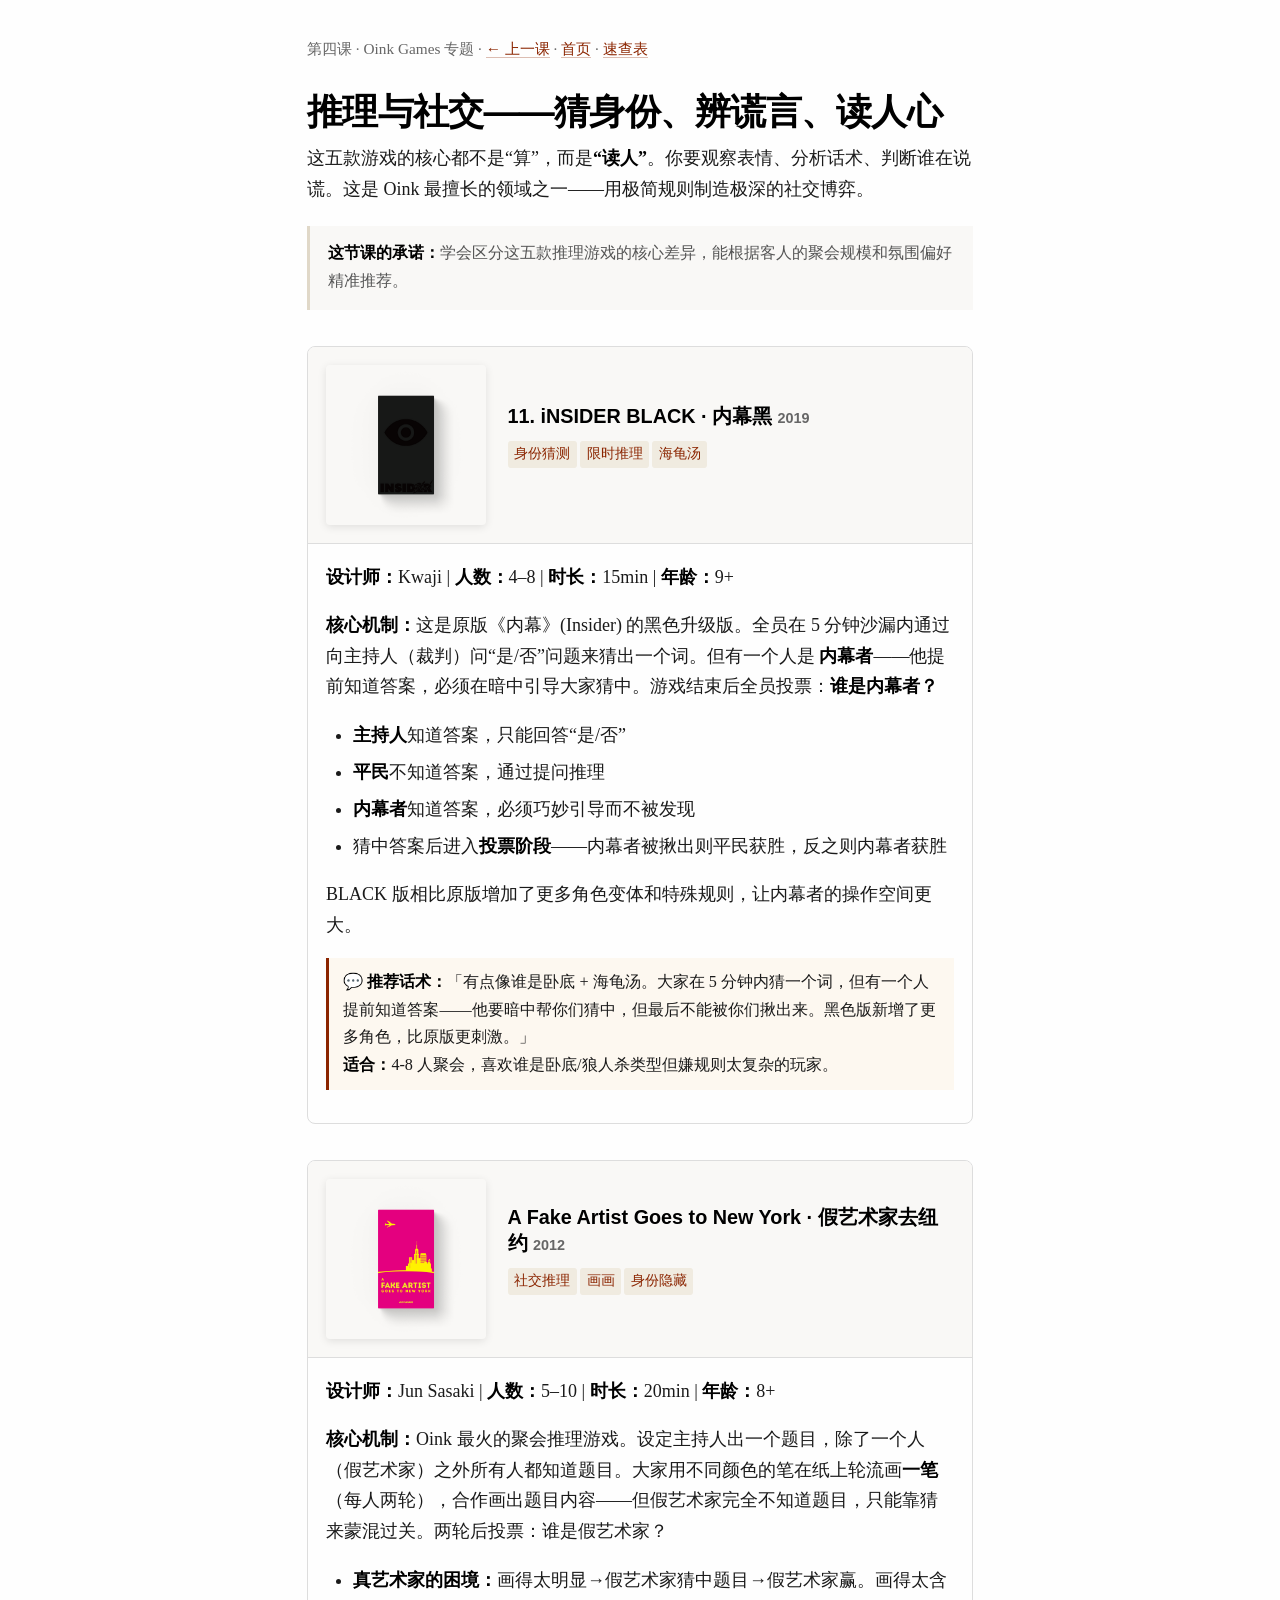
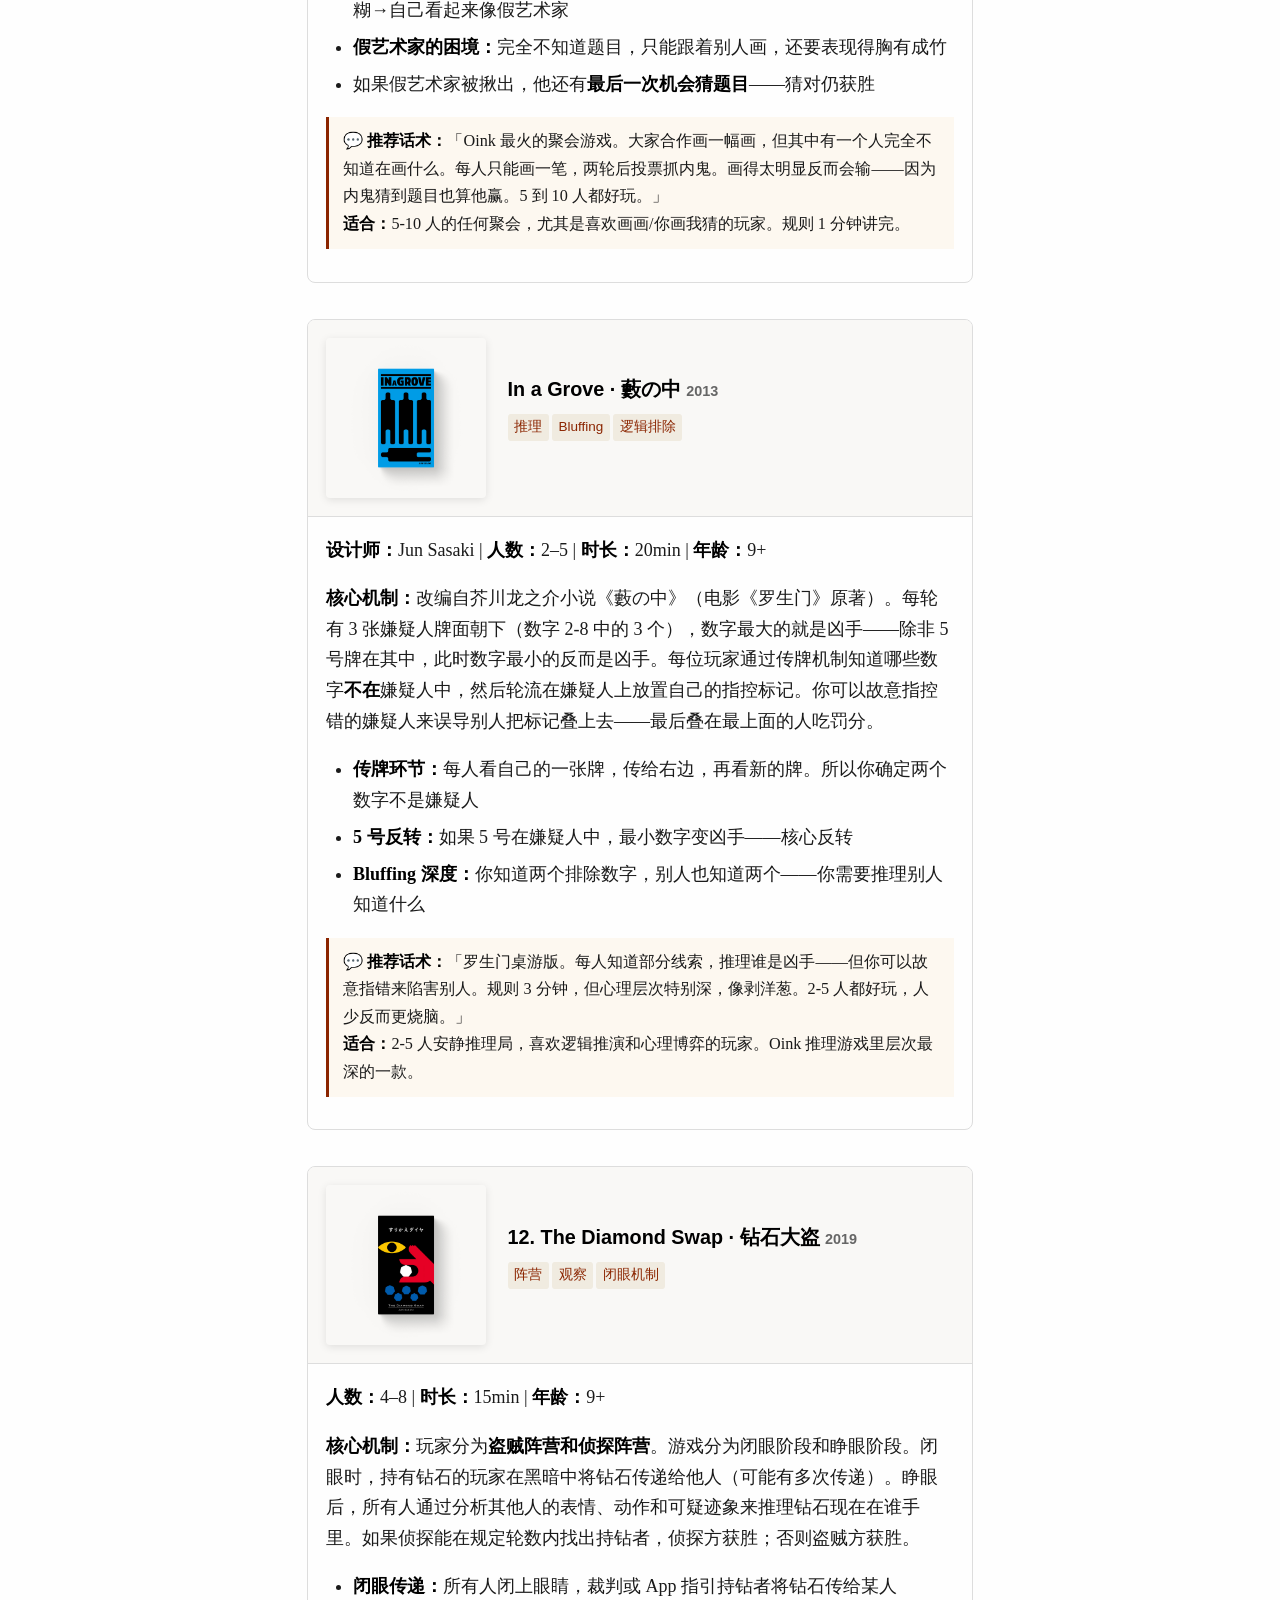
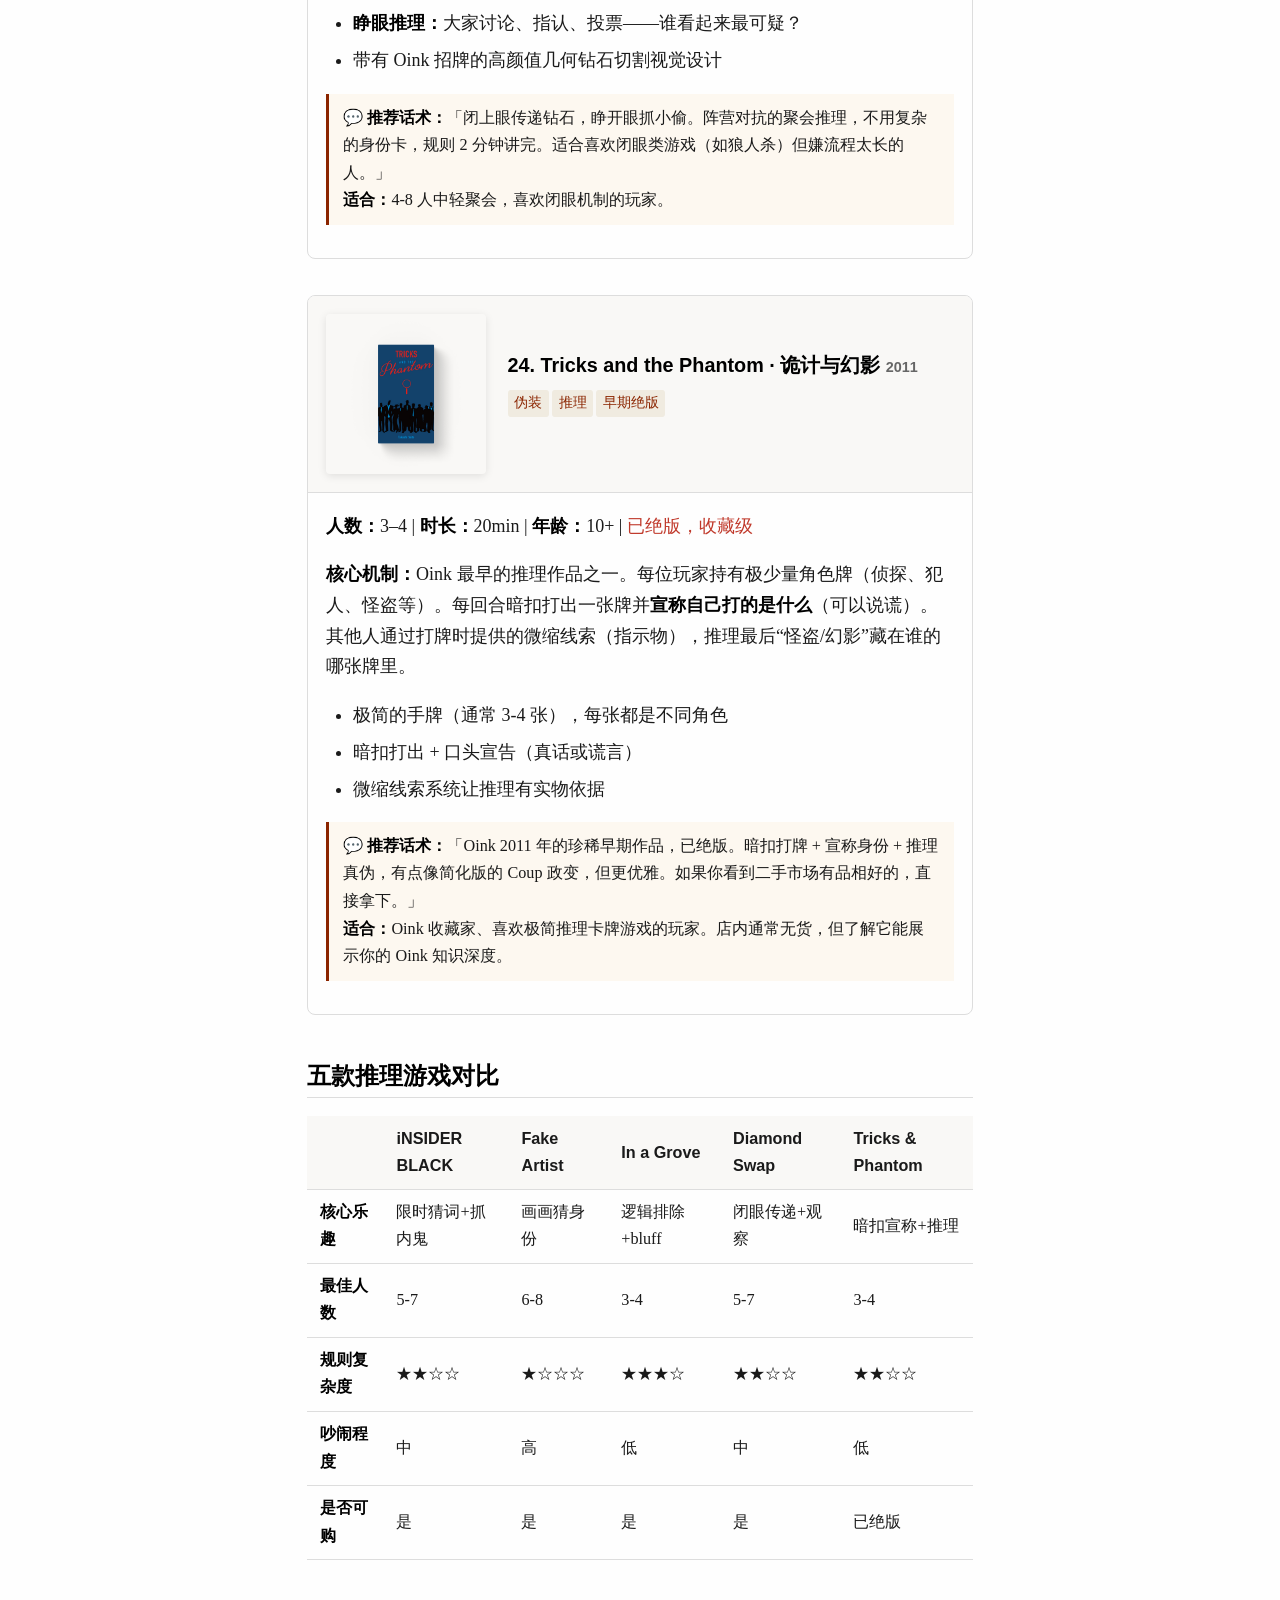
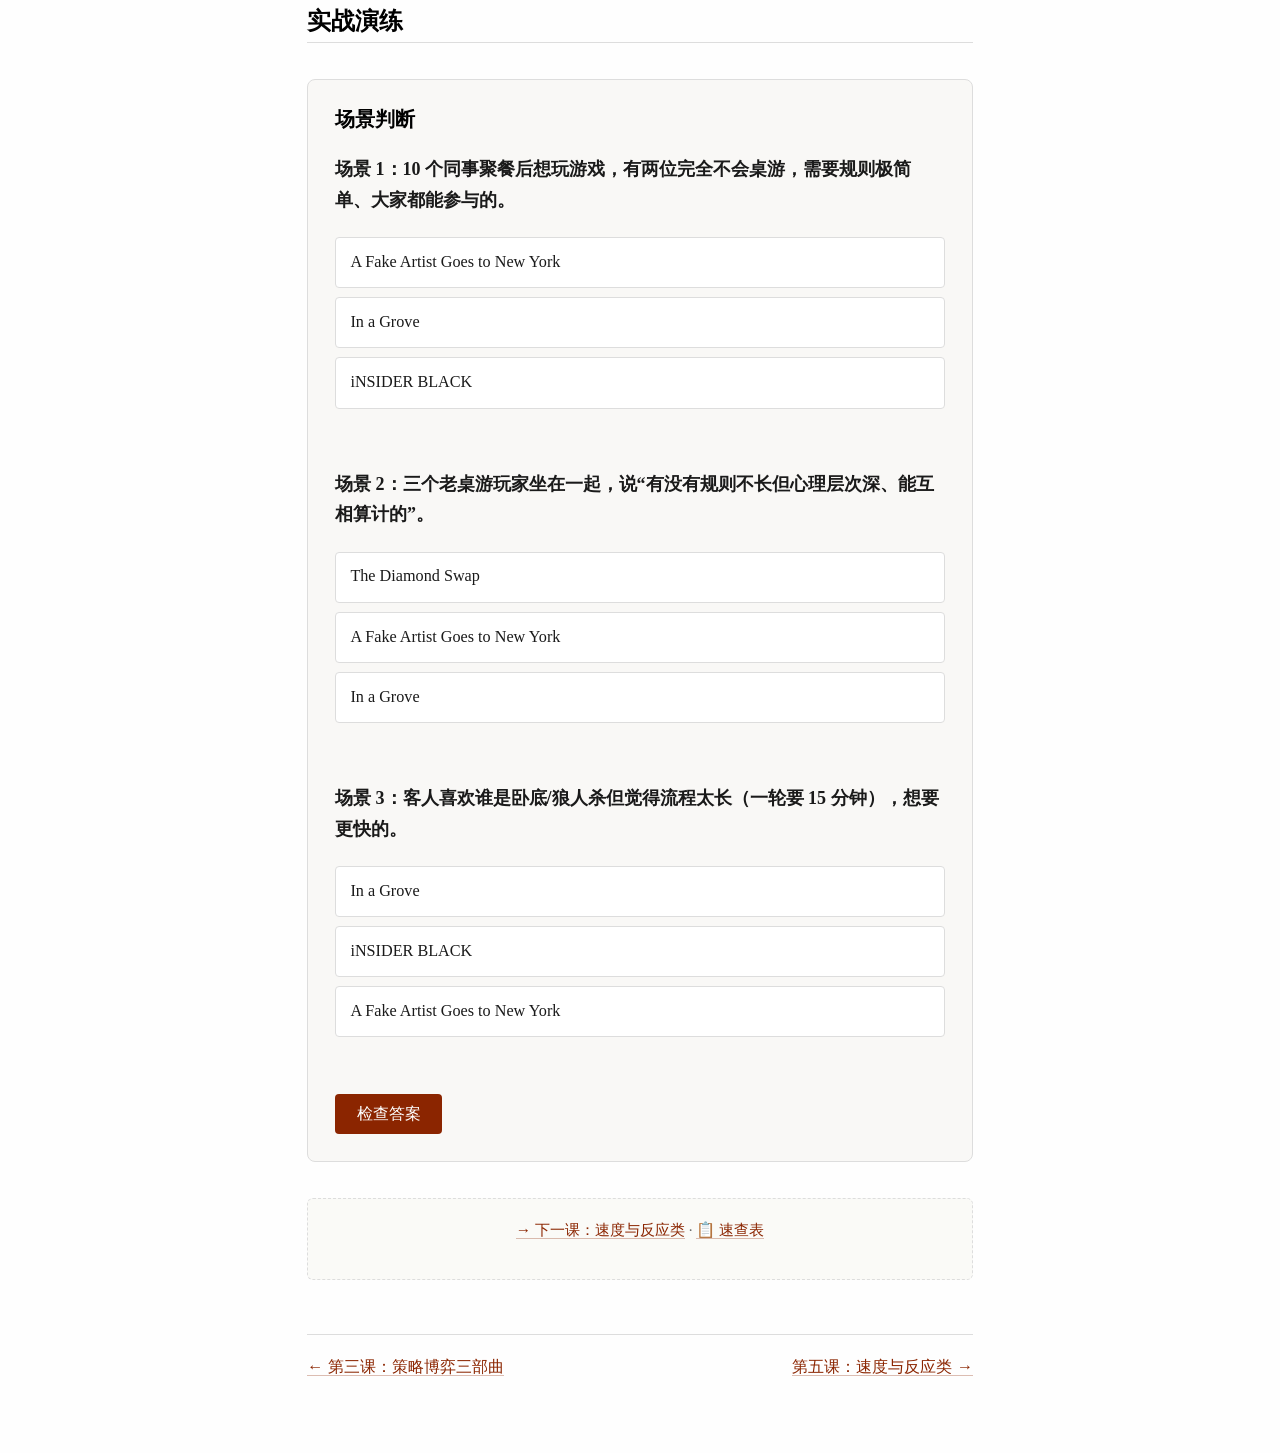
<file: lessons/04-deduction-social.html>
<!DOCTYPE html>
<html lang="zh-CN">
<head>
<meta charset="UTF-8">
<meta name="viewport" content="width=device-width, initial-scale=1.0">
<title>第四课：Oink 推理与社交类</title>
<link rel="stylesheet" href="../assets/style.css">
<style>
  .game-section { border: 1px solid var(--rule); border-radius: 8px; margin: 2rem 0; overflow: hidden; }
  .game-hd { display: flex; align-items: center; gap: 1.2rem; padding: 1rem; background: var(--callout-bg); border-bottom: 1px solid var(--rule); }
  .game-hd img { width: 160px; height: auto; border-radius: 4px; box-shadow: 0 2px 8px rgba(0,0,0,0.1); }
  .game-hd h3 { margin: 0; border: none; padding: 0; font-size: 1.1rem; }
  .game-hd .yr { font-size: 0.8rem; color: var(--muted); }
  .game-bd { padding: 1rem; }
  .pitch-box { border-left: 3px solid var(--accent); padding: 0.6rem 0.8rem; margin: 0.8rem 0; font-size: 0.9rem; background: #fdf8f0; }
  .mech-row { margin: 0.4rem 0 0.8rem; }
</style>
</head>
<body>

<div class="lesson-meta">
  第四课 · Oink Games 专题 · <a href="03-strategy-games.html">← 上一课</a> · <a href="../index.html">首页</a> · <a href="../reference/quick-reference.html">速查表</a>
</div>

<h1>推理与社交——猜身份、辨谎言、读人心</h1>

<p>这五款游戏的核心都不是“算”，而是<strong>“读人”</strong>。你要观察表情、分析话术、判断谁在说谎。这是 Oink 最擅长的领域之一——用极简规则制造极深的社交博弈。</p>

<div class="callout"><strong>这节课的承诺：</strong>学会区分这五款推理游戏的核心差异，能根据客人的聚会规模和氛围偏好精准推荐。</div>

<!-- iNSIDER BLACK -->
<div class="game-section">
<div class="game-hd">
  <img src="../images/insiderblack-cover.png" alt="iNSIDER BLACK" loading="lazy">
  <div>
    <h3>11. iNSIDER BLACK · 内幕黑 <span class="yr">2019</span></h3>
    <div class="mech-row"><span class="tag">身份猜测</span><span class="tag">限时推理</span><span class="tag">海龟汤</span></div>
  </div>
</div>
<div class="game-bd">
  <p><strong>设计师：</strong>Kwaji | <strong>人数：</strong>4–8 | <strong>时长：</strong>15min | <strong>年龄：</strong>9+</p>
  <p><strong>核心机制：</strong>这是原版《内幕》(Insider) 的黑色升级版。全员在 5 分钟沙漏内通过向主持人（裁判）问“是/否”问题来猜出一个词。但有一个人是 <strong>内幕者</strong>——他提前知道答案，必须在暗中引导大家猜中。游戏结束后全员投票：<strong>谁是内幕者？</strong></p>
  <ul>
    <li><strong>主持人</strong>知道答案，只能回答“是/否”</li>
    <li><strong>平民</strong>不知道答案，通过提问推理</li>
    <li><strong>内幕者</strong>知道答案，必须巧妙引导而不被发现</li>
    <li>猜中答案后进入<strong>投票阶段</strong>——内幕者被揪出则平民获胜，反之则内幕者获胜</li>
  </ul>
  <p>BLACK 版相比原版增加了更多角色变体和特殊规则，让内幕者的操作空间更大。</p>
  <div class="pitch-box"><strong>💬 推荐话术：</strong>「有点像谁是卧底 + 海龟汤。大家在 5 分钟内猜一个词，但有一个人提前知道答案——他要暗中帮你们猜中，但最后不能被你们揪出来。黑色版新增了更多角色，比原版更刺激。」<br><strong>适合：</strong>4-8 人聚会，喜欢谁是卧底/狼人杀类型但嫌规则太复杂的玩家。</div>
</div>
</div>

<!-- A Fake Artist Goes to New York -->
<div class="game-section">
<div class="game-hd">
  <img src="../images/fakeartist-cover.png" alt="A Fake Artist Goes to New York" loading="lazy">
  <div>
    <h3>A Fake Artist Goes to New York · 假艺术家去纽约 <span class="yr">2012</span></h3>
    <div class="mech-row"><span class="tag">社交推理</span><span class="tag">画画</span><span class="tag">身份隐藏</span></div>
  </div>
</div>
<div class="game-bd">
  <p><strong>设计师：</strong>Jun Sasaki | <strong>人数：</strong>5–10 | <strong>时长：</strong>20min | <strong>年龄：</strong>8+</p>
  <p><strong>核心机制：</strong>Oink 最火的聚会推理游戏。设定主持人出一个题目，除了一个人（假艺术家）之外所有人都知道题目。大家用不同颜色的笔在纸上轮流画<strong>一笔</strong>（每人两轮），合作画出题目内容——但假艺术家完全不知道题目，只能靠猜来蒙混过关。两轮后投票：谁是假艺术家？</p>
  <ul>
    <li><strong>真艺术家的困境：</strong>画得太明显→假艺术家猜中题目→假艺术家赢。画得太含糊→自己看起来像假艺术家</li>
    <li><strong>假艺术家的困境：</strong>完全不知道题目，只能跟着别人画，还要表现得胸有成竹</li>
    <li>如果假艺术家被揪出，他还有<strong>最后一次机会猜题目</strong>——猜对仍获胜</li>
  </ul>
  <div class="pitch-box"><strong>💬 推荐话术：</strong>「Oink 最火的聚会游戏。大家合作画一幅画，但其中有一个人完全不知道在画什么。每人只能画一笔，两轮后投票抓内鬼。画得太明显反而会输——因为内鬼猜到题目也算他赢。5 到 10 人都好玩。」<br><strong>适合：</strong>5-10 人的任何聚会，尤其是喜欢画画/你画我猜的玩家。规则 1 分钟讲完。</div>
</div>
</div>

<!-- In a Grove -->
<div class="game-section">
<div class="game-hd">
  <img src="../images/inagrove-cover.png" alt="In a Grove" loading="lazy">
  <div>
    <h3>In a Grove · 藪の中 <span class="yr">2013</span></h3>
    <div class="mech-row"><span class="tag">推理</span><span class="tag">Bluffing</span><span class="tag">逻辑排除</span></div>
  </div>
</div>
<div class="game-bd">
  <p><strong>设计师：</strong>Jun Sasaki | <strong>人数：</strong>2–5 | <strong>时长：</strong>20min | <strong>年龄：</strong>9+</p>
  <p><strong>核心机制：</strong>改编自芥川龙之介小说《藪の中》（电影《罗生门》原著）。每轮有 3 张嫌疑人牌面朝下（数字 2-8 中的 3 个），数字最大的就是凶手——除非 5 号牌在其中，此时数字最小的反而是凶手。每位玩家通过传牌机制知道哪些数字<strong>不在</strong>嫌疑人中，然后轮流在嫌疑人上放置自己的指控标记。你可以故意指控错的嫌疑人来误导别人把标记叠上去——最后叠在最上面的人吃罚分。</p>
  <ul>
    <li><strong>传牌环节：</strong>每人看自己的一张牌，传给右边，再看新的牌。所以你确定两个数字不是嫌疑人</li>
    <li><strong>5 号反转：</strong>如果 5 号在嫌疑人中，最小数字变凶手——核心反转</li>
    <li><strong>Bluffing 深度：</strong>你知道两个排除数字，别人也知道两个——你需要推理别人知道什么</li>
  </ul>
  <div class="pitch-box"><strong>💬 推荐话术：</strong>「罗生门桌游版。每人知道部分线索，推理谁是凶手——但你可以故意指错来陷害别人。规则 3 分钟，但心理层次特别深，像剥洋葱。2-5 人都好玩，人少反而更烧脑。」<br><strong>适合：</strong>2-5 人安静推理局，喜欢逻辑推演和心理博弈的玩家。Oink 推理游戏里层次最深的一款。</div>
</div>
</div>

<!-- The Diamond Swap -->
<div class="game-section">
<div class="game-hd">
  <img src="../images/diamondswap-cover.png" alt="The Diamond Swap" loading="lazy">
  <div>
    <h3>12. The Diamond Swap · 钻石大盗 <span class="yr">2019</span></h3>
    <div class="mech-row"><span class="tag">阵营</span><span class="tag">观察</span><span class="tag">闭眼机制</span></div>
  </div>
</div>
<div class="game-bd">
  <p><strong>人数：</strong>4–8 | <strong>时长：</strong>15min | <strong>年龄：</strong>9+</p>
  <p><strong>核心机制：</strong>玩家分为<strong>盗贼阵营和侦探阵营</strong>。游戏分为闭眼阶段和睁眼阶段。闭眼时，持有钻石的玩家在黑暗中将钻石传递给他人（可能有多次传递）。睁眼后，所有人通过分析其他人的表情、动作和可疑迹象来推理钻石现在在谁手里。如果侦探能在规定轮数内找出持钻者，侦探方获胜；否则盗贼方获胜。</p>
  <ul>
    <li><strong>闭眼传递：</strong>所有人闭上眼睛，裁判或 App 指引持钻者将钻石传给某人</li>
    <li><strong>睁眼推理：</strong>大家讨论、指认、投票——谁看起来最可疑？</li>
    <li>带有 Oink 招牌的高颜值几何钻石切割视觉设计</li>
  </ul>
  <div class="pitch-box"><strong>💬 推荐话术：</strong>「闭上眼传递钻石，睁开眼抓小偷。阵营对抗的聚会推理，不用复杂的身份卡，规则 2 分钟讲完。适合喜欢闭眼类游戏（如狼人杀）但嫌流程太长的人。」<br><strong>适合：</strong>4-8 人中轻聚会，喜欢闭眼机制的玩家。</div>
</div>
</div>

<!-- Tricks and the Phantom -->
<div class="game-section">
<div class="game-hd">
  <img src="../images/tricksphantom-cover.png" alt="Tricks and the Phantom" loading="lazy">
  <div>
    <h3>24. Tricks and the Phantom · 诡计与幻影 <span class="yr">2011</span></h3>
    <div class="mech-row"><span class="tag">伪装</span><span class="tag">推理</span><span class="tag">早期绝版</span></div>
  </div>
</div>
<div class="game-bd">
  <p><strong>人数：</strong>3–4 | <strong>时长：</strong>20min | <strong>年龄：</strong>10+ | <span style="color:#c0392b;">已绝版，收藏级</span></p>
  <p><strong>核心机制：</strong>Oink 最早的推理作品之一。每位玩家持有极少量角色牌（侦探、犯人、怪盗等）。每回合暗扣打出一张牌并<strong>宣称自己打的是什么</strong>（可以说谎）。其他人通过打牌时提供的微缩线索（指示物），推理最后“怪盗/幻影”藏在谁的哪张牌里。</p>
  <ul>
    <li>极简的手牌（通常 3-4 张），每张都是不同角色</li>
    <li>暗扣打出 + 口头宣告（真话或谎言）</li>
    <li>微缩线索系统让推理有实物依据</li>
  </ul>
  <div class="pitch-box"><strong>💬 推荐话术：</strong>「Oink 2011 年的珍稀早期作品，已绝版。暗扣打牌 + 宣称身份 + 推理真伪，有点像简化版的 Coup 政变，但更优雅。如果你看到二手市场有品相好的，直接拿下。」<br><strong>适合：</strong>Oink 收藏家、喜欢极简推理卡牌游戏的玩家。店内通常无货，但了解它能展示你的 Oink 知识深度。</div>
</div>
</div>

<h2>五款推理游戏对比</h2>

<table>
  <tr><th></th><th>iNSIDER BLACK</th><th>Fake Artist</th><th>In a Grove</th><th>Diamond Swap</th><th>Tricks & Phantom</th></tr>
  <tr><td><strong>核心乐趣</strong></td><td>限时猜词+抓内鬼</td><td>画画猜身份</td><td>逻辑排除+bluff</td><td>闭眼传递+观察</td><td>暗扣宣称+推理</td></tr>
  <tr><td><strong>最佳人数</strong></td><td>5-7</td><td>6-8</td><td>3-4</td><td>5-7</td><td>3-4</td></tr>
  <tr><td><strong>规则复杂度</strong></td><td>★★☆☆</td><td>★☆☆☆</td><td>★★★☆</td><td>★★☆☆</td><td>★★☆☆</td></tr>
  <tr><td><strong>吵闹程度</strong></td><td>中</td><td>高</td><td>低</td><td>中</td><td>低</td></tr>
  <tr><td><strong>是否可购</strong></td><td>是</td><td>是</td><td>是</td><td>是</td><td>已绝版</td></tr>
</table>

<h2>实战演练</h2>

<div class="quiz">
  <h3>场景判断</h3>

  <div class="question" id="q1">场景 1：10 个同事聚餐后想玩游戏，有两位完全不会桌游，需要规则极简单、大家都能参与的。</div>
  <div class="options" data-q="q1">
    <div class="option" data-a="a">A Fake Artist Goes to New York</div>
    <div class="option" data-a="b">In a Grove</div>
    <div class="option" data-a="c">iNSIDER BLACK</div>
  </div>
  <div class="feedback" id="fb-q1"></div>

  <div class="question" id="q2">场景 2：三个老桌游玩家坐在一起，说“有没有规则不长但心理层次深、能互相算计的”。</div>
  <div class="options" data-q="q2">
    <div class="option" data-a="a">The Diamond Swap</div>
    <div class="option" data-a="b">A Fake Artist Goes to New York</div>
    <div class="option" data-a="c">In a Grove</div>
  </div>
  <div class="feedback" id="fb-q2"></div>

  <div class="question" id="q3">场景 3：客人喜欢谁是卧底/狼人杀但觉得流程太长（一轮要 15 分钟），想要更快的。</div>
  <div class="options" data-q="q3">
    <div class="option" data-a="a">In a Grove</div>
    <div class="option" data-a="b">iNSIDER BLACK</div>
    <div class="option" data-a="c">A Fake Artist Goes to New York</div>
  </div>
  <div class="feedback" id="fb-q3"></div>

  <button id="check-btn">检查答案</button>
</div>

<div class="followup">
  <p><a href="05-speed-party.html">→ 下一课：速度与反应类</a> · <a href="../reference/quick-reference.html">📋 速查表</a></p>
</div>

<div class="lesson-nav">
  <span><a href="03-strategy-games.html">← 第三课：策略博弈三部曲</a></span>
  <span><a href="05-speed-party.html">第五课：速度与反应类 →</a></span>
</div>

<script>
document.querySelectorAll('.quiz .option').forEach(function(opt) {
  opt.addEventListener('click', function() {
    const qid = this.parentElement.getAttribute('data-q');
    this.parentElement.querySelectorAll('.option').forEach(function(s) { s.classList.remove('selected'); });
    this.classList.add('selected');
  });
});
document.getElementById('check-btn').addEventListener('click', function() {
  const answers = {
    q1: { correct: 'a', explanation: '✅ Fake Artist 支持 5-10 人且规则 1 分钟讲完，画画类天然友善。iNSIDER 也支持多人但限时提问对新手有压力。In a Grove 上限 5 人。' },
    q2: { correct: 'c', explanation: '✅ In a Grove 是 Oink 推理游戏里心理层次最深的（传牌排除 + bluff 指认 + 5 号反转）。三人局刚好是它的甜蜜点。' },
    q3: { correct: 'b', explanation: '✅ iNSIDER BLACK 最接近“谁是卧底”——有内鬼、有投票、限时 5 分钟一轮。速度感和卧底机制最贴合客人的需求。' }
  };
  Object.keys(answers).forEach(function(qid) {
    var fb = document.getElementById('fb-' + qid);
    var opts = document.querySelectorAll('[data-q="' + qid + '"] .option');
    var correct = answers[qid].correct;
    opts.forEach(function(o) { o.style.pointerEvents = 'none'; if (o.getAttribute('data-a') === correct) o.classList.add('correct'); });
    var sel = document.querySelector('[data-q="' + qid + '"] .option.selected');
    if (sel && sel.getAttribute('data-a') === correct) { fb.innerHTML = answers[qid].explanation; fb.style.color = '#2d7d46'; }
    else if (sel) { fb.innerHTML = '❌ 不太对。' + answers[qid].explanation; fb.style.color = '#c0392b'; }
    else { fb.innerHTML = '请先选择。' + answers[qid].explanation; fb.style.color = '#666'; }
  });
});
</script>
</body>
</html>
</file>
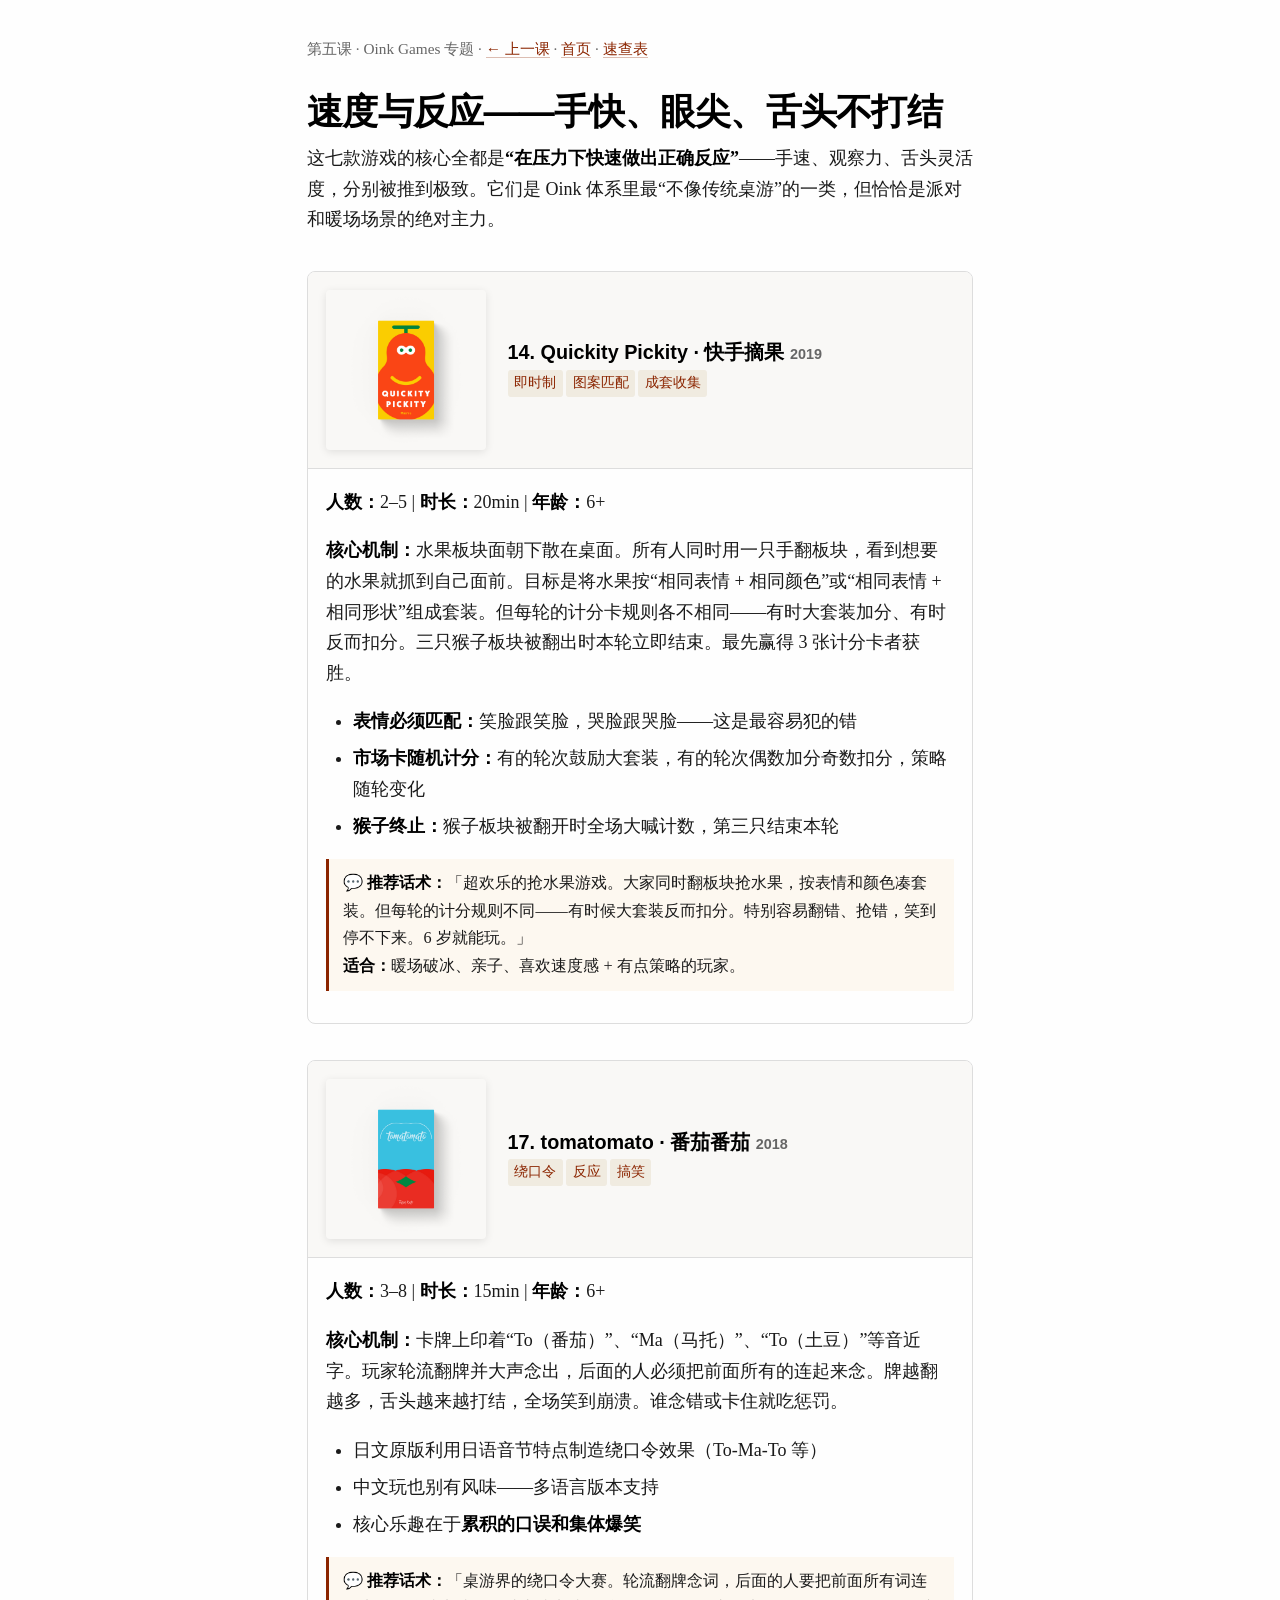
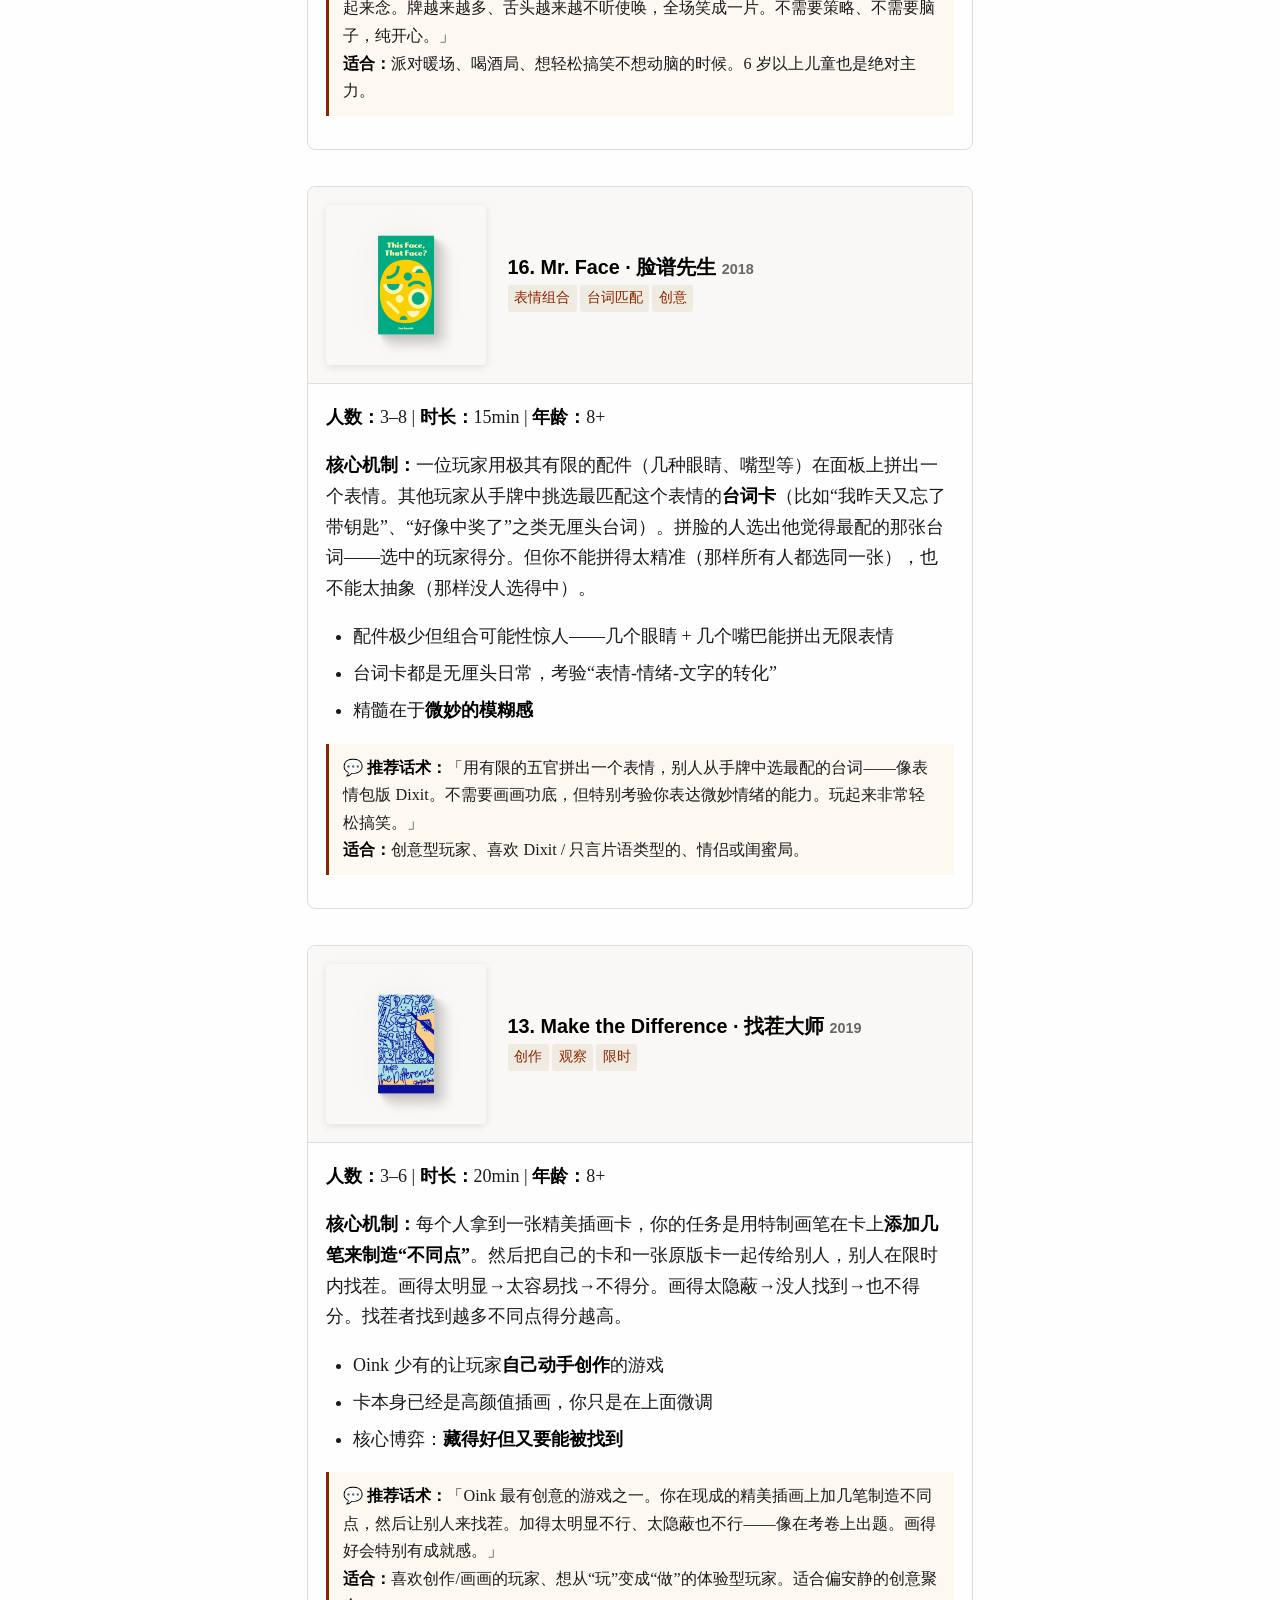
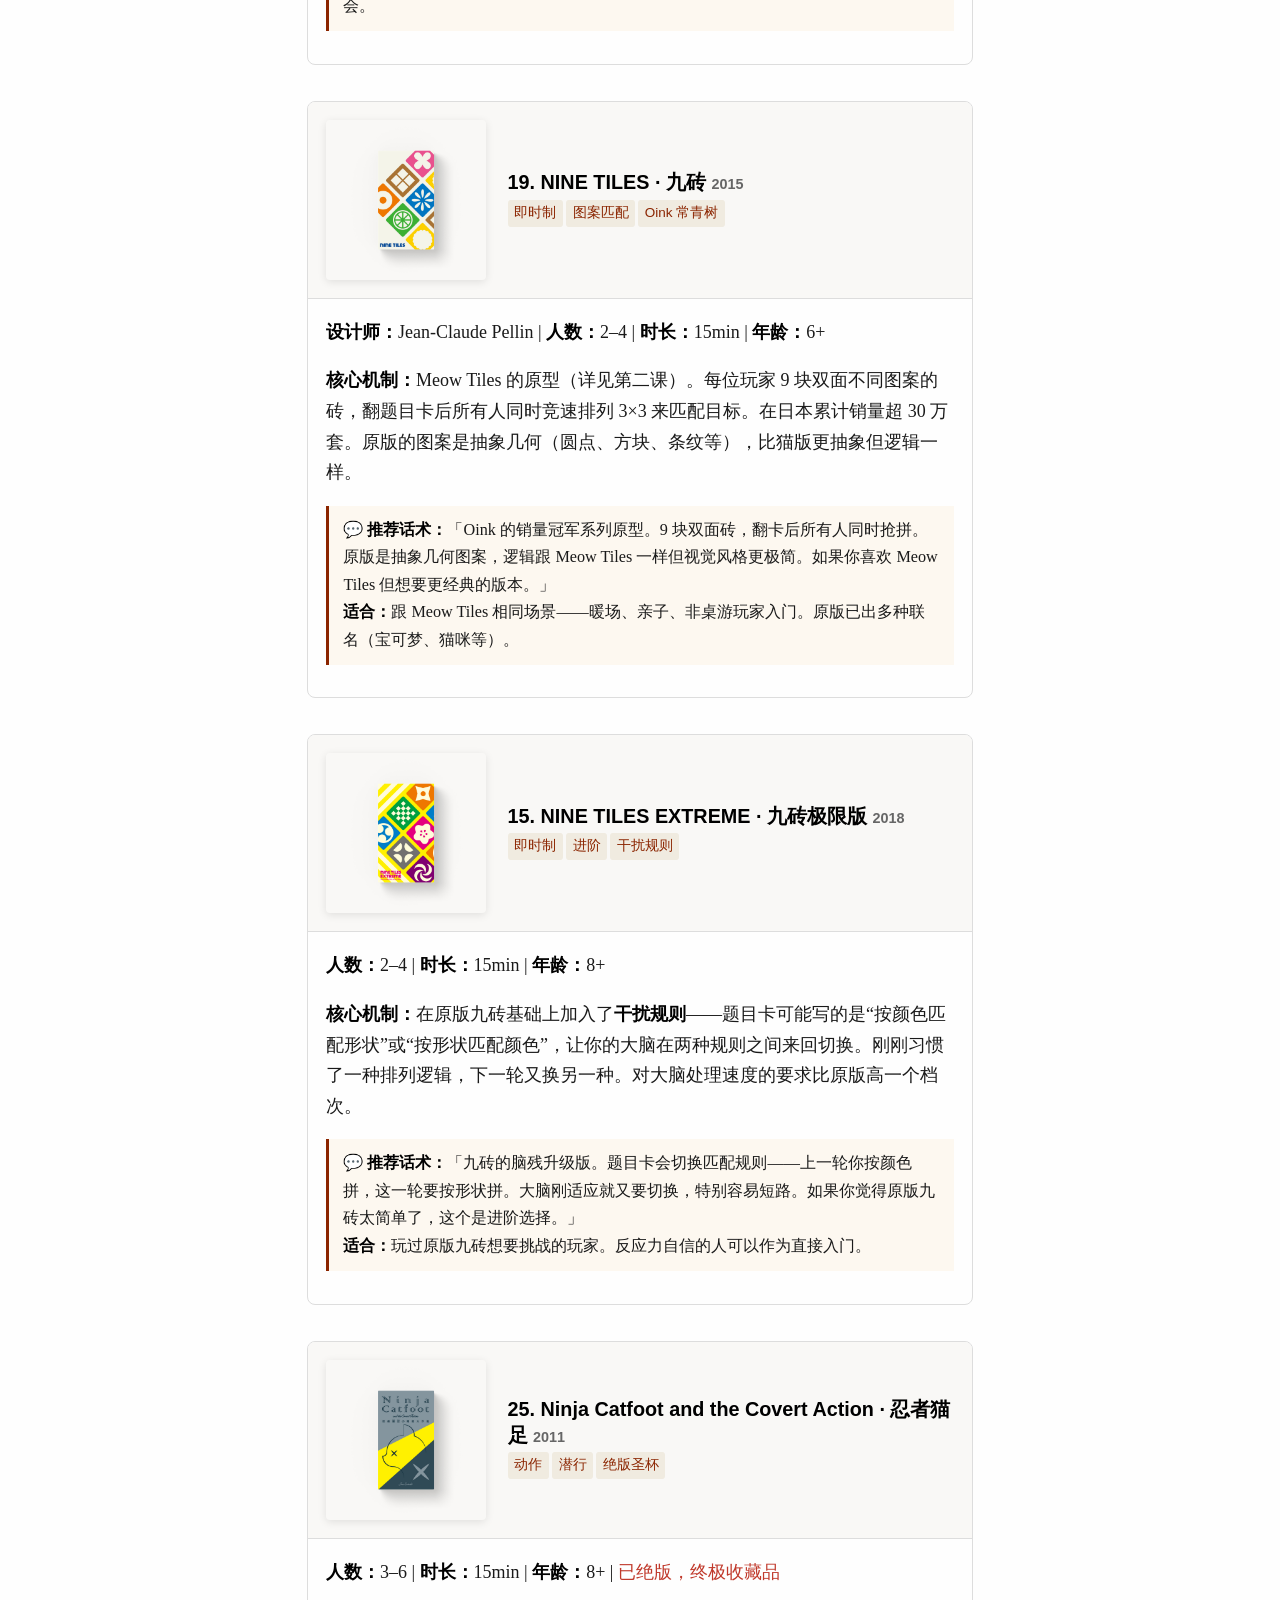
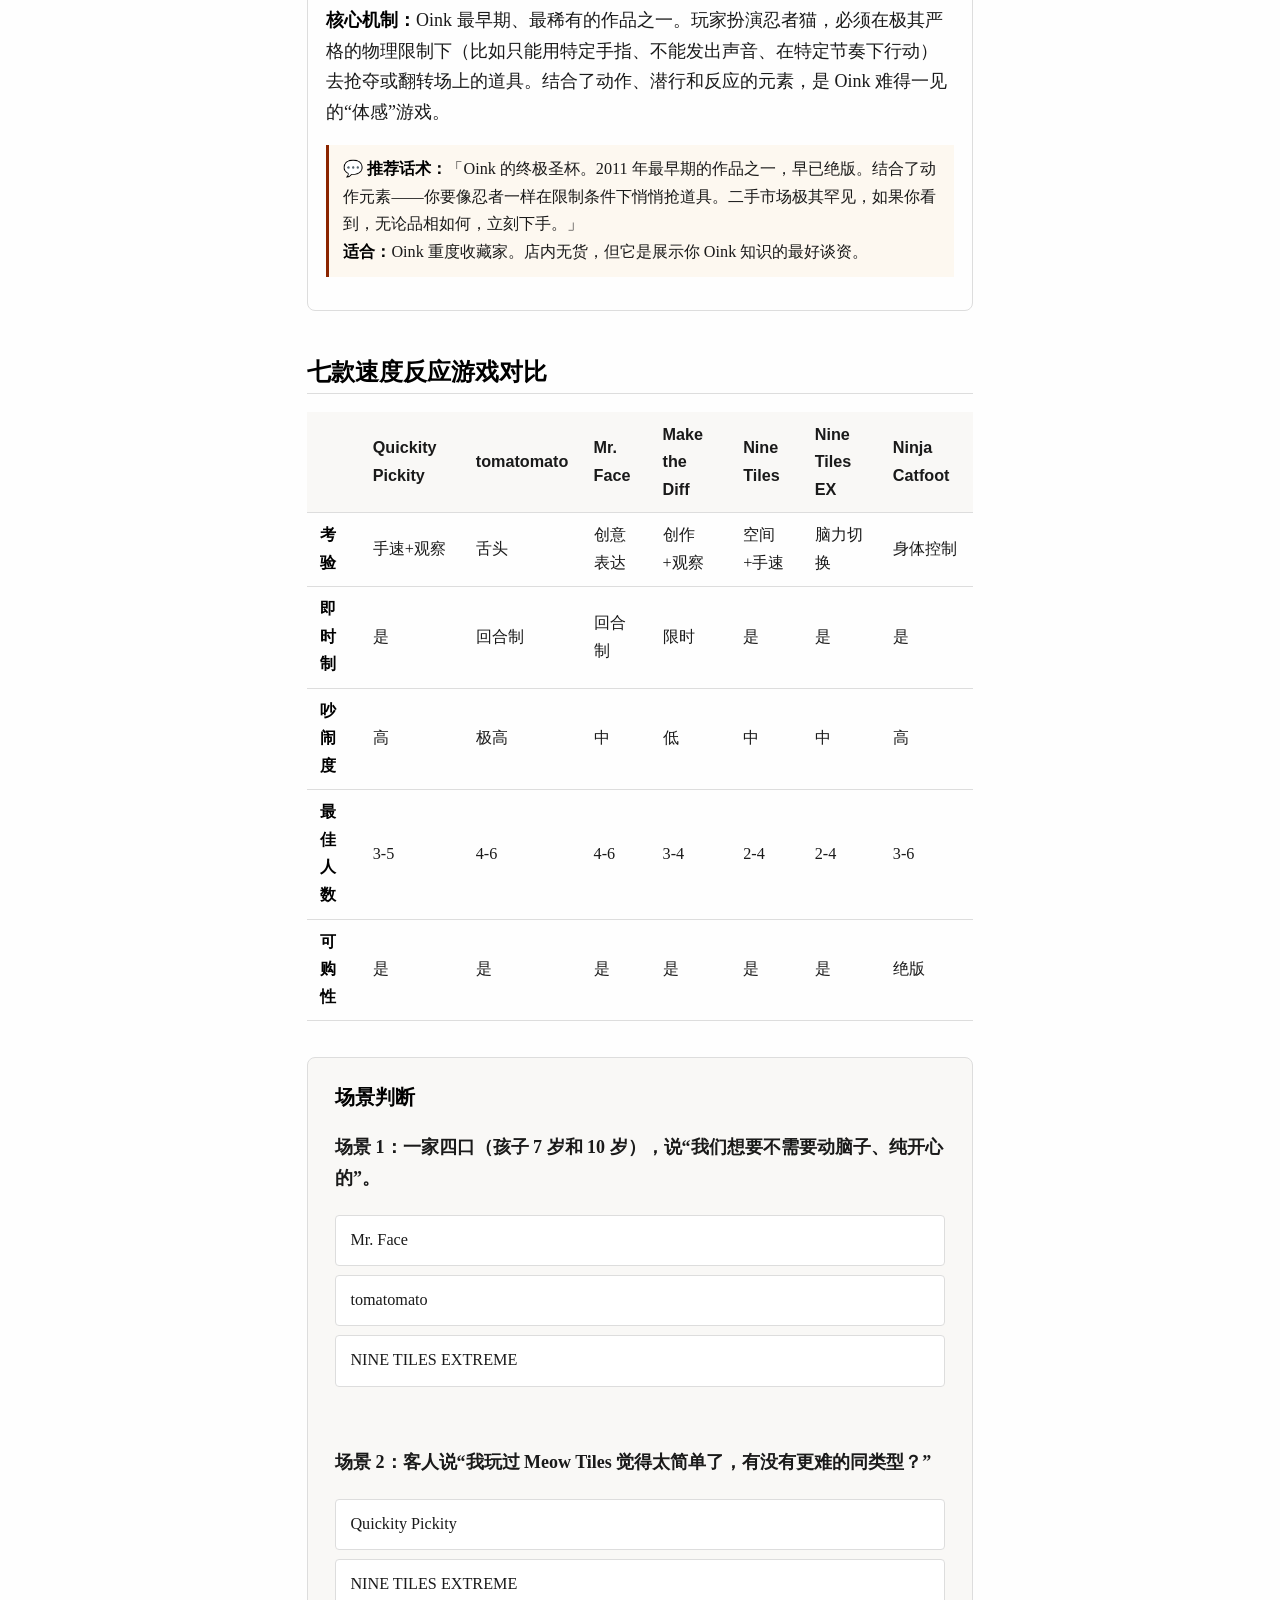
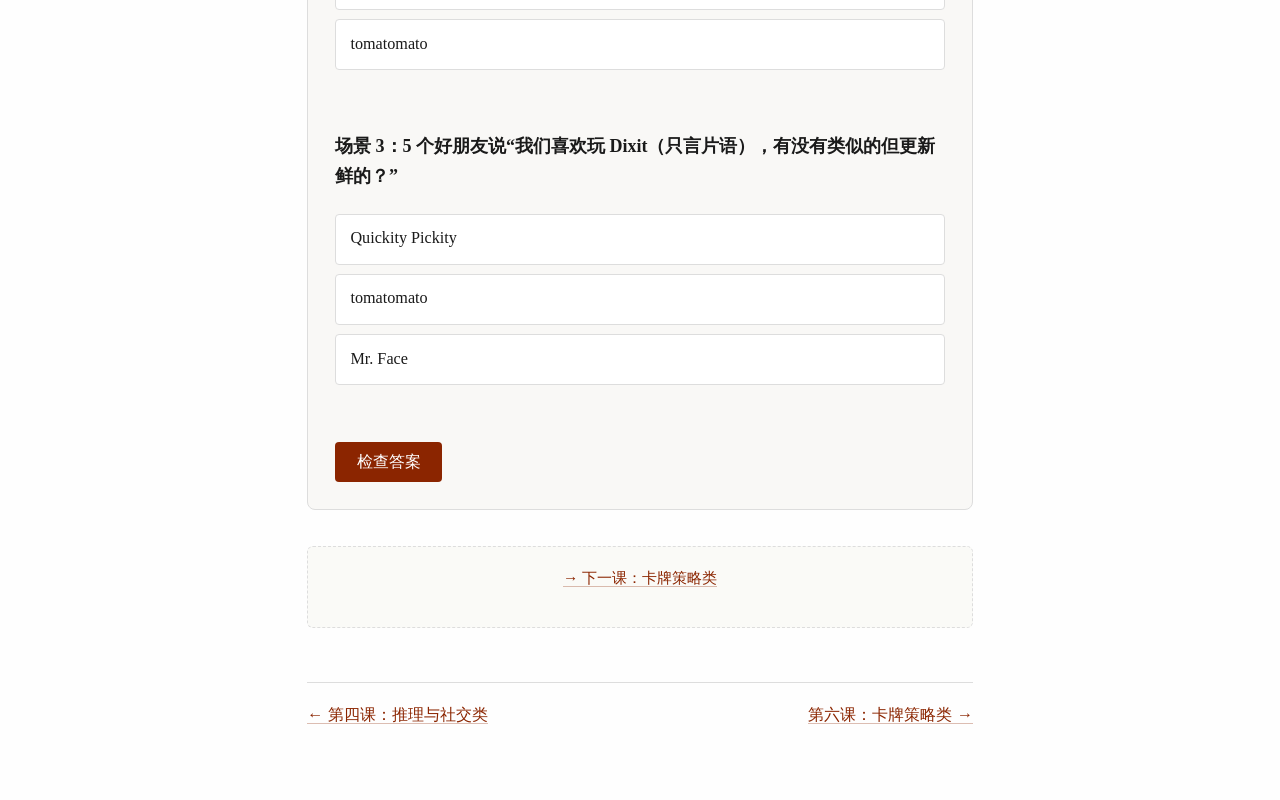
<file: lessons/05-speed-party.html>
<!DOCTYPE html>
<html lang="zh-CN">
<head>
<meta charset="UTF-8">
<meta name="viewport" content="width=device-width, initial-scale=1.0">
<title>第五课：Oink 速度与反应类</title>
<link rel="stylesheet" href="../assets/style.css">
<style>
  .game-section { border: 1px solid var(--rule); border-radius: 8px; margin: 2rem 0; overflow: hidden; }
  .game-hd { display: flex; align-items: center; gap: 1.2rem; padding: 1rem; background: var(--callout-bg); border-bottom: 1px solid var(--rule); }
  .game-hd img { width: 160px; height: auto; border-radius: 4px; box-shadow: 0 2px 8px rgba(0,0,0,0.1); }
  .game-hd h3 { margin: 0; border: none; padding: 0; font-size: 1.1rem; }
  .game-hd .yr { font-size: 0.8rem; color: var(--muted); }
  .game-bd { padding: 1rem; }
  .pitch-box { border-left: 3px solid var(--accent); padding: 0.6rem 0.8rem; margin: 0.8rem 0; font-size: 0.9rem; background: #fdf8f0; }
</style>
</head>
<body>

<div class="lesson-meta">
  第五课 · Oink Games 专题 · <a href="04-deduction-social.html">← 上一课</a> · <a href="../index.html">首页</a> · <a href="../reference/quick-reference.html">速查表</a>
</div>

<h1>速度与反应——手快、眼尖、舌头不打结</h1>

<p>这七款游戏的核心全都是<strong>“在压力下快速做出正确反应”</strong>——手速、观察力、舌头灵活度，分别被推到极致。它们是 Oink 体系里最“不像传统桌游”的一类，但恰恰是派对和暖场场景的绝对主力。</p>

<!-- Quickity Pickity -->
<div class="game-section">
<div class="game-hd">
  <img src="../images/quickitypickity-cover.png" alt="Quickity Pickity" loading="lazy">
  <div><h3>14. Quickity Pickity · 快手摘果 <span class="yr">2019</span></h3>
  <span class="tag">即时制</span><span class="tag">图案匹配</span><span class="tag">成套收集</span></div>
</div>
<div class="game-bd">
  <p><strong>人数：</strong>2–5 | <strong>时长：</strong>20min | <strong>年龄：</strong>6+</p>
  <p><strong>核心机制：</strong>水果板块面朝下散在桌面。所有人同时用一只手翻板块，看到想要的水果就抓到自己面前。目标是将水果按“相同表情 + 相同颜色”或“相同表情 + 相同形状”组成套装。但每轮的计分卡规则各不相同——有时大套装加分、有时反而扣分。三只猴子板块被翻出时本轮立即结束。最先赢得 3 张计分卡者获胜。</p>
  <ul>
    <li><strong>表情必须匹配：</strong>笑脸跟笑脸，哭脸跟哭脸——这是最容易犯的错</li>
    <li><strong>市场卡随机计分：</strong>有的轮次鼓励大套装，有的轮次偶数加分奇数扣分，策略随轮变化</li>
    <li><strong>猴子终止：</strong>猴子板块被翻开时全场大喊计数，第三只结束本轮</li>
  </ul>
  <div class="pitch-box"><strong>💬 推荐话术：</strong>「超欢乐的抢水果游戏。大家同时翻板块抢水果，按表情和颜色凑套装。但每轮的计分规则不同——有时候大套装反而扣分。特别容易翻错、抢错，笑到停不下来。6 岁就能玩。」<br><strong>适合：</strong>暖场破冰、亲子、喜欢速度感 + 有点策略的玩家。</div>
</div>
</div>

<!-- tomatomato -->
<div class="game-section">
<div class="game-hd">
  <img src="../images/tomatomato-cover.png" alt="tomatomato" loading="lazy">
  <div><h3>17. tomatomato · 番茄番茄 <span class="yr">2018</span></h3>
  <span class="tag">绕口令</span><span class="tag">反应</span><span class="tag">搞笑</span></div>
</div>
<div class="game-bd">
  <p><strong>人数：</strong>3–8 | <strong>时长：</strong>15min | <strong>年龄：</strong>6+</p>
  <p><strong>核心机制：</strong>卡牌上印着“To（番茄）”、“Ma（马托）”、“To（土豆）”等音近字。玩家轮流翻牌并大声念出，后面的人必须把前面所有的连起来念。牌越翻越多，舌头越来越打结，全场笑到崩溃。谁念错或卡住就吃惩罚。</p>
  <ul>
    <li>日文原版利用日语音节特点制造绕口令效果（To-Ma-To 等）</li>
    <li>中文玩也别有风味——多语言版本支持</li>
    <li>核心乐趣在于<strong>累积的口误和集体爆笑</strong></li>
  </ul>
  <div class="pitch-box"><strong>💬 推荐话术：</strong>「桌游界的绕口令大赛。轮流翻牌念词，后面的人要把前面所有词连起来念。牌越来越多、舌头越来越不听使唤，全场笑成一片。不需要策略、不需要脑子，纯开心。」<br><strong>适合：</strong>派对暖场、喝酒局、想轻松搞笑不想动脑的时候。6 岁以上儿童也是绝对主力。</div>
</div>
</div>

<!-- Mr. Face -->
<div class="game-section">
<div class="game-hd">
  <img src="../images/mrface-cover.png" alt="Mr. Face / This Face That Face" loading="lazy">
  <div><h3>16. Mr. Face · 脸谱先生 <span class="yr">2018</span></h3>
  <span class="tag">表情组合</span><span class="tag">台词匹配</span><span class="tag">创意</span></div>
</div>
<div class="game-bd">
  <p><strong>人数：</strong>3–8 | <strong>时长：</strong>15min | <strong>年龄：</strong>8+</p>
  <p><strong>核心机制：</strong>一位玩家用极其有限的配件（几种眼睛、嘴型等）在面板上拼出一个表情。其他玩家从手牌中挑选最匹配这个表情的<strong>台词卡</strong>（比如“我昨天又忘了带钥匙”、“好像中奖了”之类无厘头台词）。拼脸的人选出他觉得最配的那张台词——选中的玩家得分。但你不能拼得太精准（那样所有人都选同一张），也不能太抽象（那样没人选得中）。</p>
  <ul>
    <li>配件极少但组合可能性惊人——几个眼睛 + 几个嘴巴能拼出无限表情</li>
    <li>台词卡都是无厘头日常，考验“表情-情绪-文字的转化”</li>
    <li>精髓在于<strong>微妙的模糊感</strong></li>
  </ul>
  <div class="pitch-box"><strong>💬 推荐话术：</strong>「用有限的五官拼出一个表情，别人从手牌中选最配的台词——像表情包版 Dixit。不需要画画功底，但特别考验你表达微妙情绪的能力。玩起来非常轻松搞笑。」<br><strong>适合：</strong>创意型玩家、喜欢 Dixit / 只言片语类型的、情侣或闺蜜局。</div>
</div>
</div>

<!-- Make the Difference -->
<div class="game-section">
<div class="game-hd">
  <img src="../images/makethedifference-cover.png" alt="Make the Difference" loading="lazy">
  <div><h3>13. Make the Difference · 找茬大师 <span class="yr">2019</span></h3>
  <span class="tag">创作</span><span class="tag">观察</span><span class="tag">限时</span></div>
</div>
<div class="game-bd">
  <p><strong>人数：</strong>3–6 | <strong>时长：</strong>20min | <strong>年龄：</strong>8+</p>
  <p><strong>核心机制：</strong>每个人拿到一张精美插画卡，你的任务是用特制画笔在卡上<strong>添加几笔来制造“不同点”</strong>。然后把自己的卡和一张原版卡一起传给别人，别人在限时内找茬。画得太明显→太容易找→不得分。画得太隐蔽→没人找到→也不得分。找茬者找到越多不同点得分越高。</p>
  <ul>
    <li>Oink 少有的让玩家<strong>自己动手创作</strong>的游戏</li>
    <li>卡本身已经是高颜值插画，你只是在上面微调</li>
    <li>核心博弈：<strong>藏得好但又要能被找到</strong></li>
  </ul>
  <div class="pitch-box"><strong>💬 推荐话术：</strong>「Oink 最有创意的游戏之一。你在现成的精美插画上加几笔制造不同点，然后让别人来找茬。加得太明显不行、太隐蔽也不行——像在考卷上出题。画得好会特别有成就感。」<br><strong>适合：</strong>喜欢创作/画画的玩家、想从“玩”变成“做”的体验型玩家。适合偏安静的创意聚会。</div>
</div>
</div>

<!-- NINE TILES -->
<div class="game-section">
<div class="game-hd">
  <img src="../images/ninetiles-cover.png" alt="NINE TILES" loading="lazy">
  <div><h3>19. NINE TILES · 九砖 <span class="yr">2015</span></h3>
  <span class="tag">即时制</span><span class="tag">图案匹配</span><span class="tag">Oink 常青树</span></div>
</div>
<div class="game-bd">
  <p><strong>设计师：</strong>Jean-Claude Pellin | <strong>人数：</strong>2–4 | <strong>时长：</strong>15min | <strong>年龄：</strong>6+</p>
  <p><strong>核心机制：</strong>Meow Tiles 的原型（详见第二课）。每位玩家 9 块双面不同图案的砖，翻题目卡后所有人同时竞速排列 3×3 来匹配目标。在日本累计销量超 30 万套。原版的图案是抽象几何（圆点、方块、条纹等），比猫版更抽象但逻辑一样。</p>
  <div class="pitch-box"><strong>💬 推荐话术：</strong>「Oink 的销量冠军系列原型。9 块双面砖，翻卡后所有人同时抢拼。原版是抽象几何图案，逻辑跟 Meow Tiles 一样但视觉风格更极简。如果你喜欢 Meow Tiles 但想要更经典的版本。」<br><strong>适合：</strong>跟 Meow Tiles 相同场景——暖场、亲子、非桌游玩家入门。原版已出多种联名（宝可梦、猫咪等）。</div>
</div>
</div>

<!-- NINE TILES EXTREME -->
<div class="game-section">
<div class="game-hd">
  <img src="../images/ninetilesextreme-cover.png" alt="NINE TILES EXTREME" loading="lazy">
  <div><h3>15. NINE TILES EXTREME · 九砖极限版 <span class="yr">2018</span></h3>
  <span class="tag">即时制</span><span class="tag">进阶</span><span class="tag">干扰规则</span></div>
</div>
<div class="game-bd">
  <p><strong>人数：</strong>2–4 | <strong>时长：</strong>15min | <strong>年龄：</strong>8+</p>
  <p><strong>核心机制：</strong>在原版九砖基础上加入了<strong>干扰规则</strong>——题目卡可能写的是“按颜色匹配形状”或“按形状匹配颜色”，让你的大脑在两种规则之间来回切换。刚刚习惯了一种排列逻辑，下一轮又换另一种。对大脑处理速度的要求比原版高一个档次。</p>
  <div class="pitch-box"><strong>💬 推荐话术：</strong>「九砖的脑残升级版。题目卡会切换匹配规则——上一轮你按颜色拼，这一轮要按形状拼。大脑刚适应就又要切换，特别容易短路。如果你觉得原版九砖太简单了，这个是进阶选择。」<br><strong>适合：</strong>玩过原版九砖想要挑战的玩家。反应力自信的人可以作为直接入门。</div>
</div>
</div>

<!-- Ninja Catfoot -->
<div class="game-section">
<div class="game-hd">
  <img src="../images/ninjacatfoot-cover.png" alt="Ninja Catfoot" loading="lazy">
  <div><h3>25. Ninja Catfoot and the Covert Action · 忍者猫足 <span class="yr">2011</span></h3>
  <span class="tag">动作</span><span class="tag">潜行</span><span class="tag">绝版圣杯</span></div>
</div>
<div class="game-bd">
  <p><strong>人数：</strong>3–6 | <strong>时长：</strong>15min | <strong>年龄：</strong>8+ | <span style="color:#c0392b;">已绝版，终极收藏品</span></p>
  <p><strong>核心机制：</strong>Oink 最早期、最稀有的作品之一。玩家扮演忍者猫，必须在极其严格的物理限制下（比如只能用特定手指、不能发出声音、在特定节奏下行动）去抢夺或翻转场上的道具。结合了动作、潜行和反应的元素，是 Oink 难得一见的“体感”游戏。</p>
  <div class="pitch-box"><strong>💬 推荐话术：</strong>「Oink 的终极圣杯。2011 年最早期的作品之一，早已绝版。结合了动作元素——你要像忍者一样在限制条件下悄悄抢道具。二手市场极其罕见，如果你看到，无论品相如何，立刻下手。」<br><strong>适合：</strong>Oink 重度收藏家。店内无货，但它是展示你 Oink 知识的最好谈资。</div>
</div>
</div>

<h2>七款速度反应游戏对比</h2>

<table>
  <tr><th></th><th>Quickity Pickity</th><th>tomatomato</th><th>Mr. Face</th><th>Make the Diff</th><th>Nine Tiles</th><th>Nine Tiles EX</th><th>Ninja Catfoot</th></tr>
  <tr><td><strong>考验</strong></td><td>手速+观察</td><td>舌头</td><td>创意表达</td><td>创作+观察</td><td>空间+手速</td><td>脑力切换</td><td>身体控制</td></tr>
  <tr><td><strong>即时制</strong></td><td>是</td><td>回合制</td><td>回合制</td><td>限时</td><td>是</td><td>是</td><td>是</td></tr>
  <tr><td><strong>吵闹度</strong></td><td>高</td><td>极高</td><td>中</td><td>低</td><td>中</td><td>中</td><td>高</td></tr>
  <tr><td><strong>最佳人数</strong></td><td>3-5</td><td>4-6</td><td>4-6</td><td>3-4</td><td>2-4</td><td>2-4</td><td>3-6</td></tr>
  <tr><td><strong>可购性</strong></td><td>是</td><td>是</td><td>是</td><td>是</td><td>是</td><td>是</td><td>绝版</td></tr>
</table>

<div class="quiz">
  <h3>场景判断</h3>
  <div class="question" id="q1">场景 1：一家四口（孩子 7 岁和 10 岁），说“我们想要不需要动脑子、纯开心的”。</div>
  <div class="options" data-q="q1">
    <div class="option" data-a="a">Mr. Face</div>
    <div class="option" data-a="b">tomatomato</div>
    <div class="option" data-a="c">NINE TILES EXTREME</div>
  </div>
  <div class="feedback" id="fb-q1"></div>

  <div class="question" id="q2">场景 2：客人说“我玩过 Meow Tiles 觉得太简单了，有没有更难的同类型？”</div>
  <div class="options" data-q="q2">
    <div class="option" data-a="a">Quickity Pickity</div>
    <div class="option" data-a="b">NINE TILES EXTREME</div>
    <div class="option" data-a="c">tomatomato</div>
  </div>
  <div class="feedback" id="fb-q2"></div>

  <div class="question" id="q3">场景 3：5 个好朋友说“我们喜欢玩 Dixit（只言片语），有没有类似的但更新鲜的？”</div>
  <div class="options" data-q="q3">
    <div class="option" data-a="a">Quickity Pickity</div>
    <div class="option" data-a="b">tomatomato</div>
    <div class="option" data-a="c">Mr. Face</div>
  </div>
  <div class="feedback" id="fb-q3"></div>

  <button id="check-btn">检查答案</button>
</div>

<div class="followup">
  <p><a href="06-card-strategy.html">→ 下一课：卡牌策略类</a></p>
</div>

<div class="lesson-nav">
  <span><a href="04-deduction-social.html">← 第四课：推理与社交类</a></span>
  <span><a href="06-card-strategy.html">第六课：卡牌策略类 →</a></span>
</div>

<script>
document.querySelectorAll('.quiz .option').forEach(function(o){ o.addEventListener('click',function(){var q=this.parentElement;q.querySelectorAll('.option').forEach(function(s){s.classList.remove('selected');});this.classList.add('selected');});});
document.getElementById('check-btn').addEventListener('click',function(){
var a={q1:{correct:'b',explanation:'✅ tomatomato 零策略纯开心，亲子无敌。九砖极限对孩子太难，Mr. Face 需要一定表达力。'},q2:{correct:'b',explanation:'✅ 直接对应——Meow Tiles 是九砖系列的猫版，极限版是同一机制 + 脑力切换干扰的高难版本。'},q3:{correct:'c',explanation:'✅ Mr. Face 最接近 Dixit 的“模糊表达+联想匹配”体验。拼表情选台词，跟 Dixit 的出牌选图异曲同工。'}};
Object.keys(a).forEach(function(qid){var fb=document.getElementById('fb-'+qid),opts=document.querySelectorAll('[data-q="'+qid+'"] .option'),c=a[qid].correct;opts.forEach(function(o){o.style.pointerEvents='none';if(o.getAttribute('data-a')===c)o.classList.add('correct');});var sel=document.querySelector('[data-q="'+qid+'"] .option.selected');if(sel&&sel.getAttribute('data-a')===c){fb.innerHTML=a[qid].explanation;fb.style.color='#2d7d46';}else if(sel){fb.innerHTML='❌ 不太对。'+a[qid].explanation;fb.style.color='#c0392b';}else{fb.innerHTML='请先选择。'+a[qid].explanation;fb.style.color='#666';}});
});
</script>
</body>
</html>
</file>
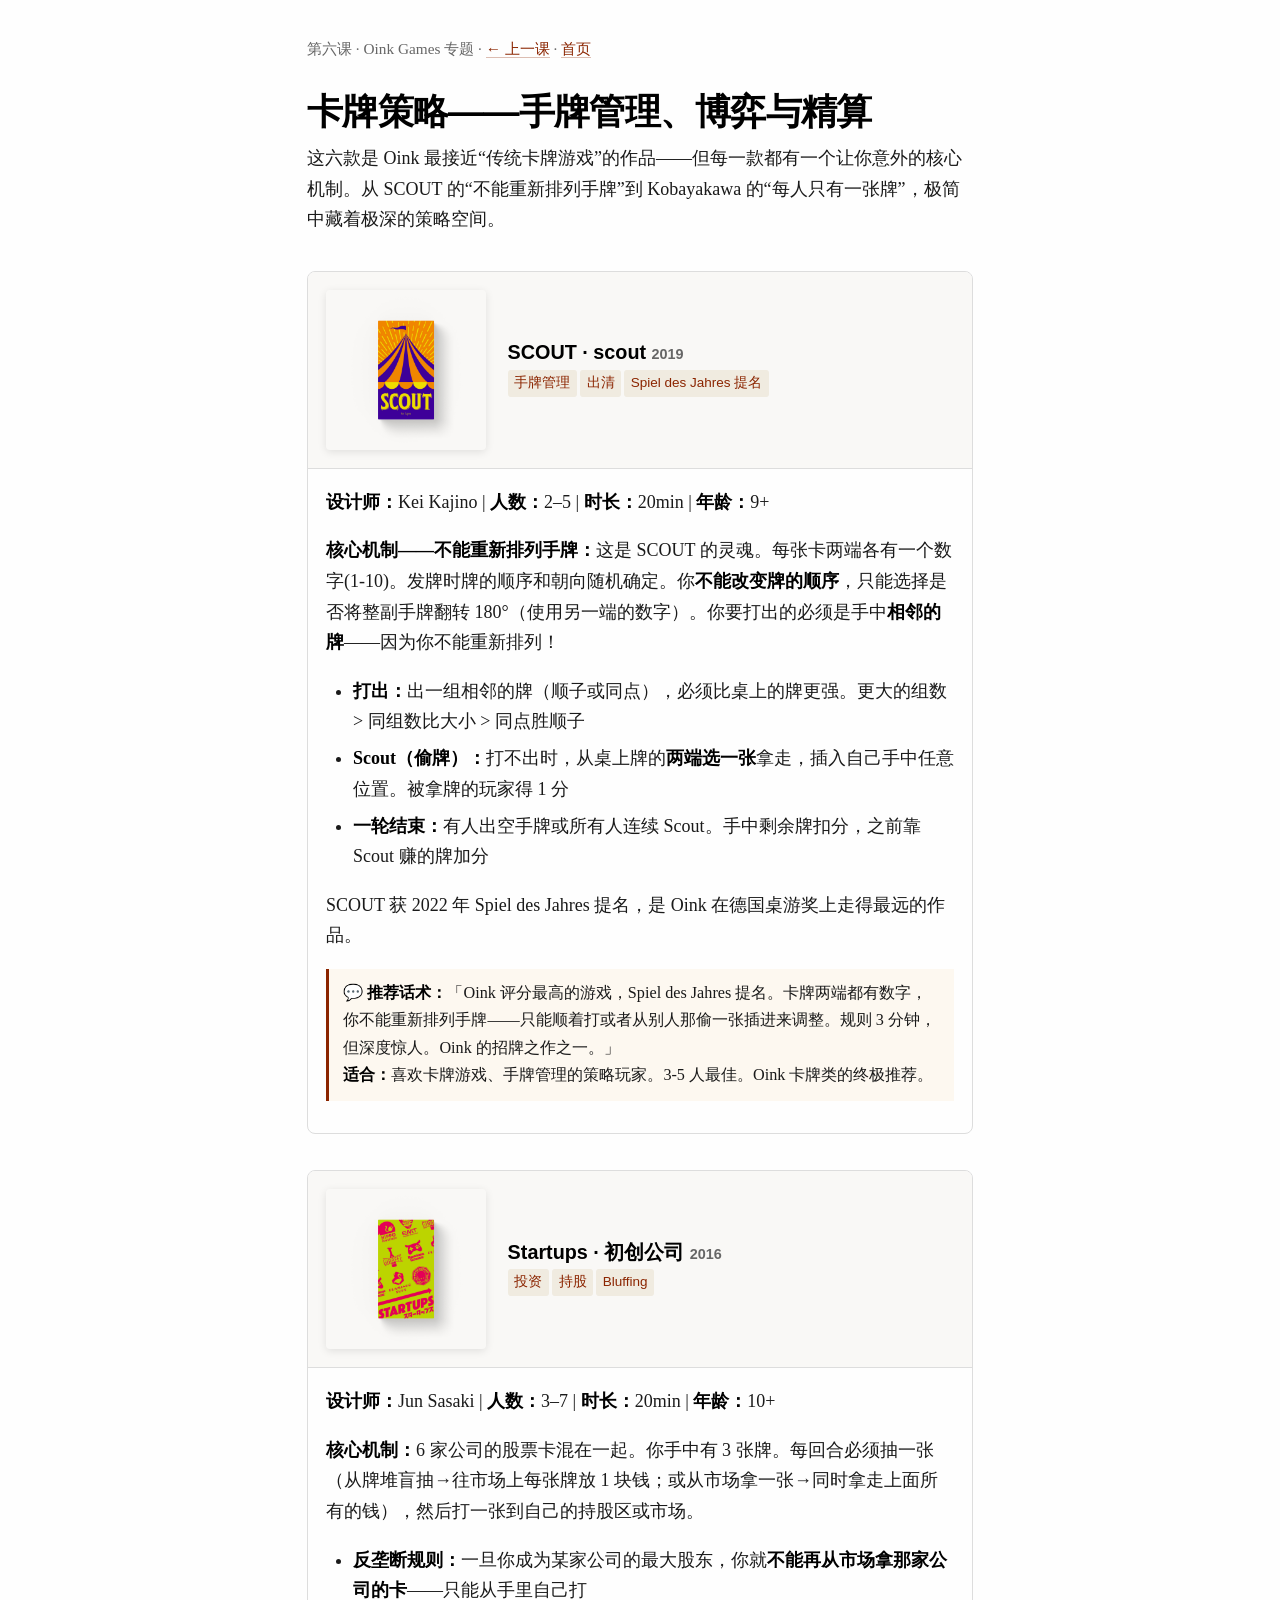
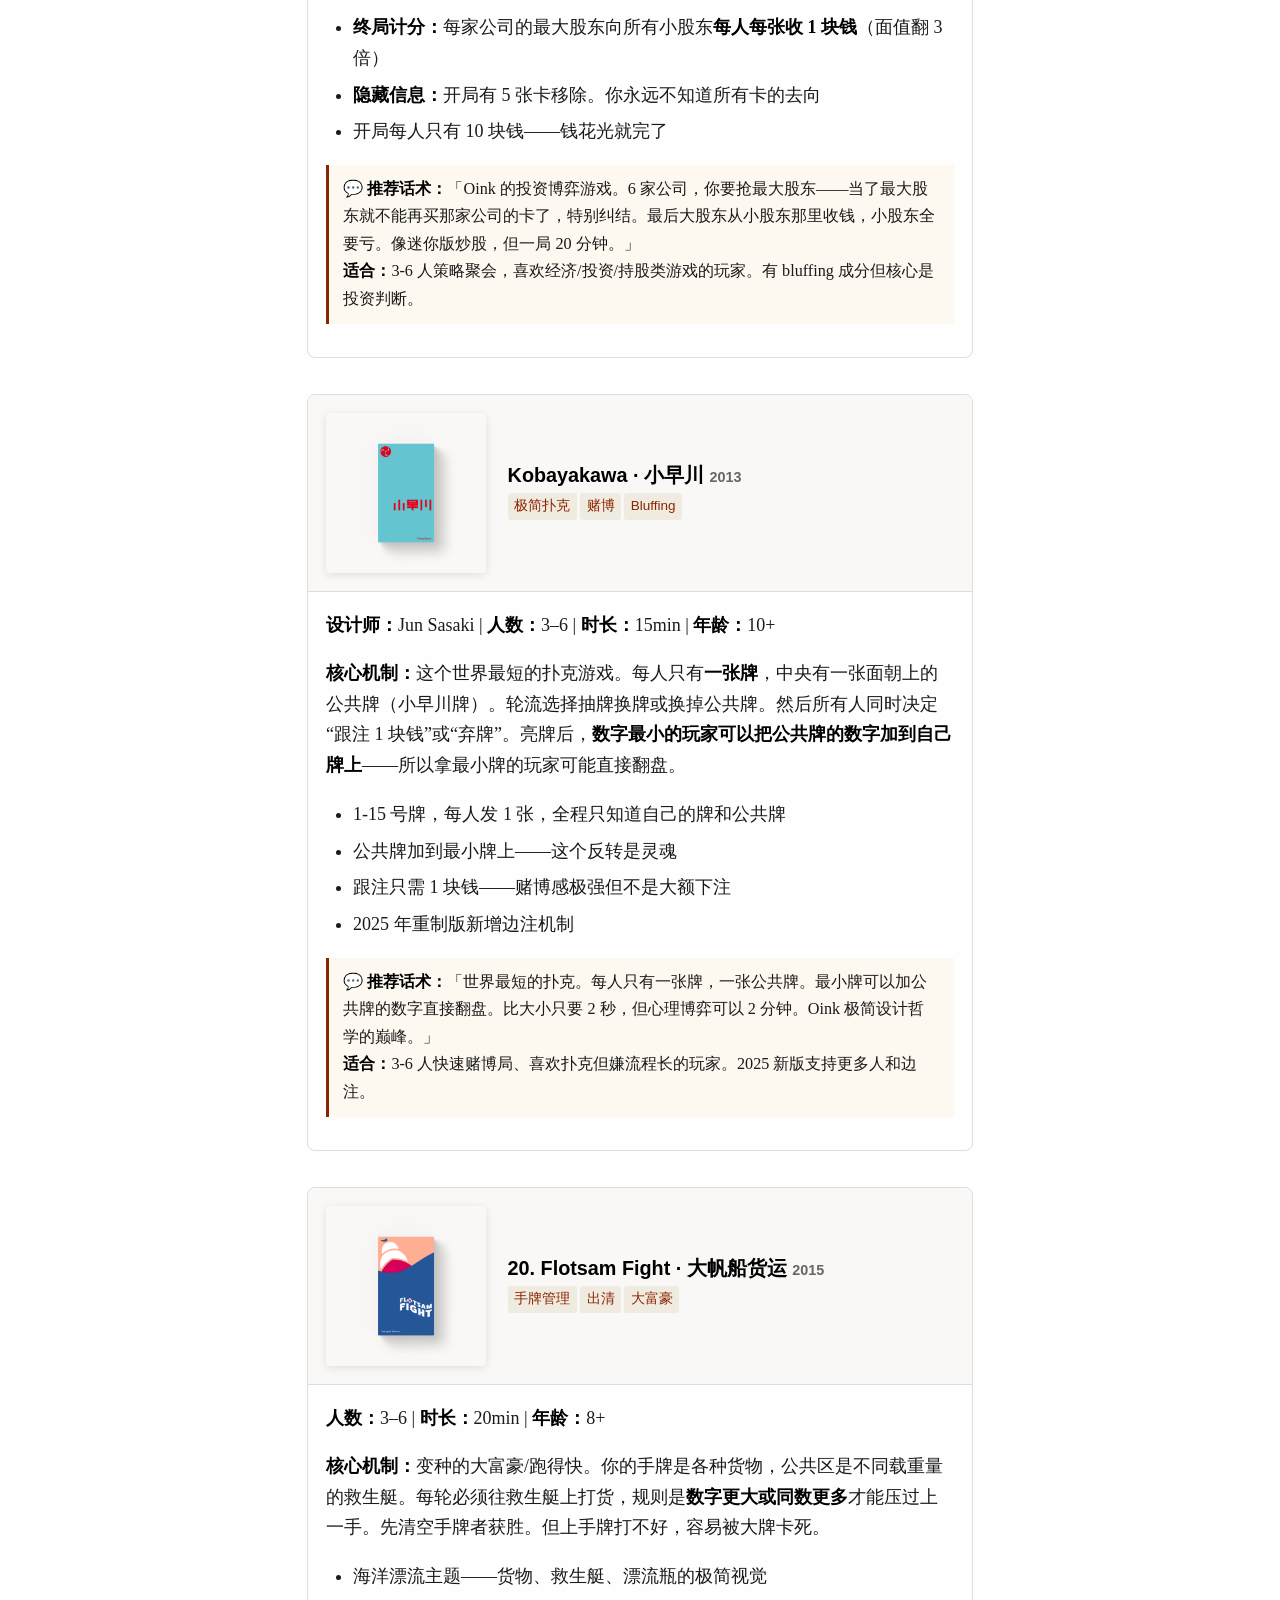
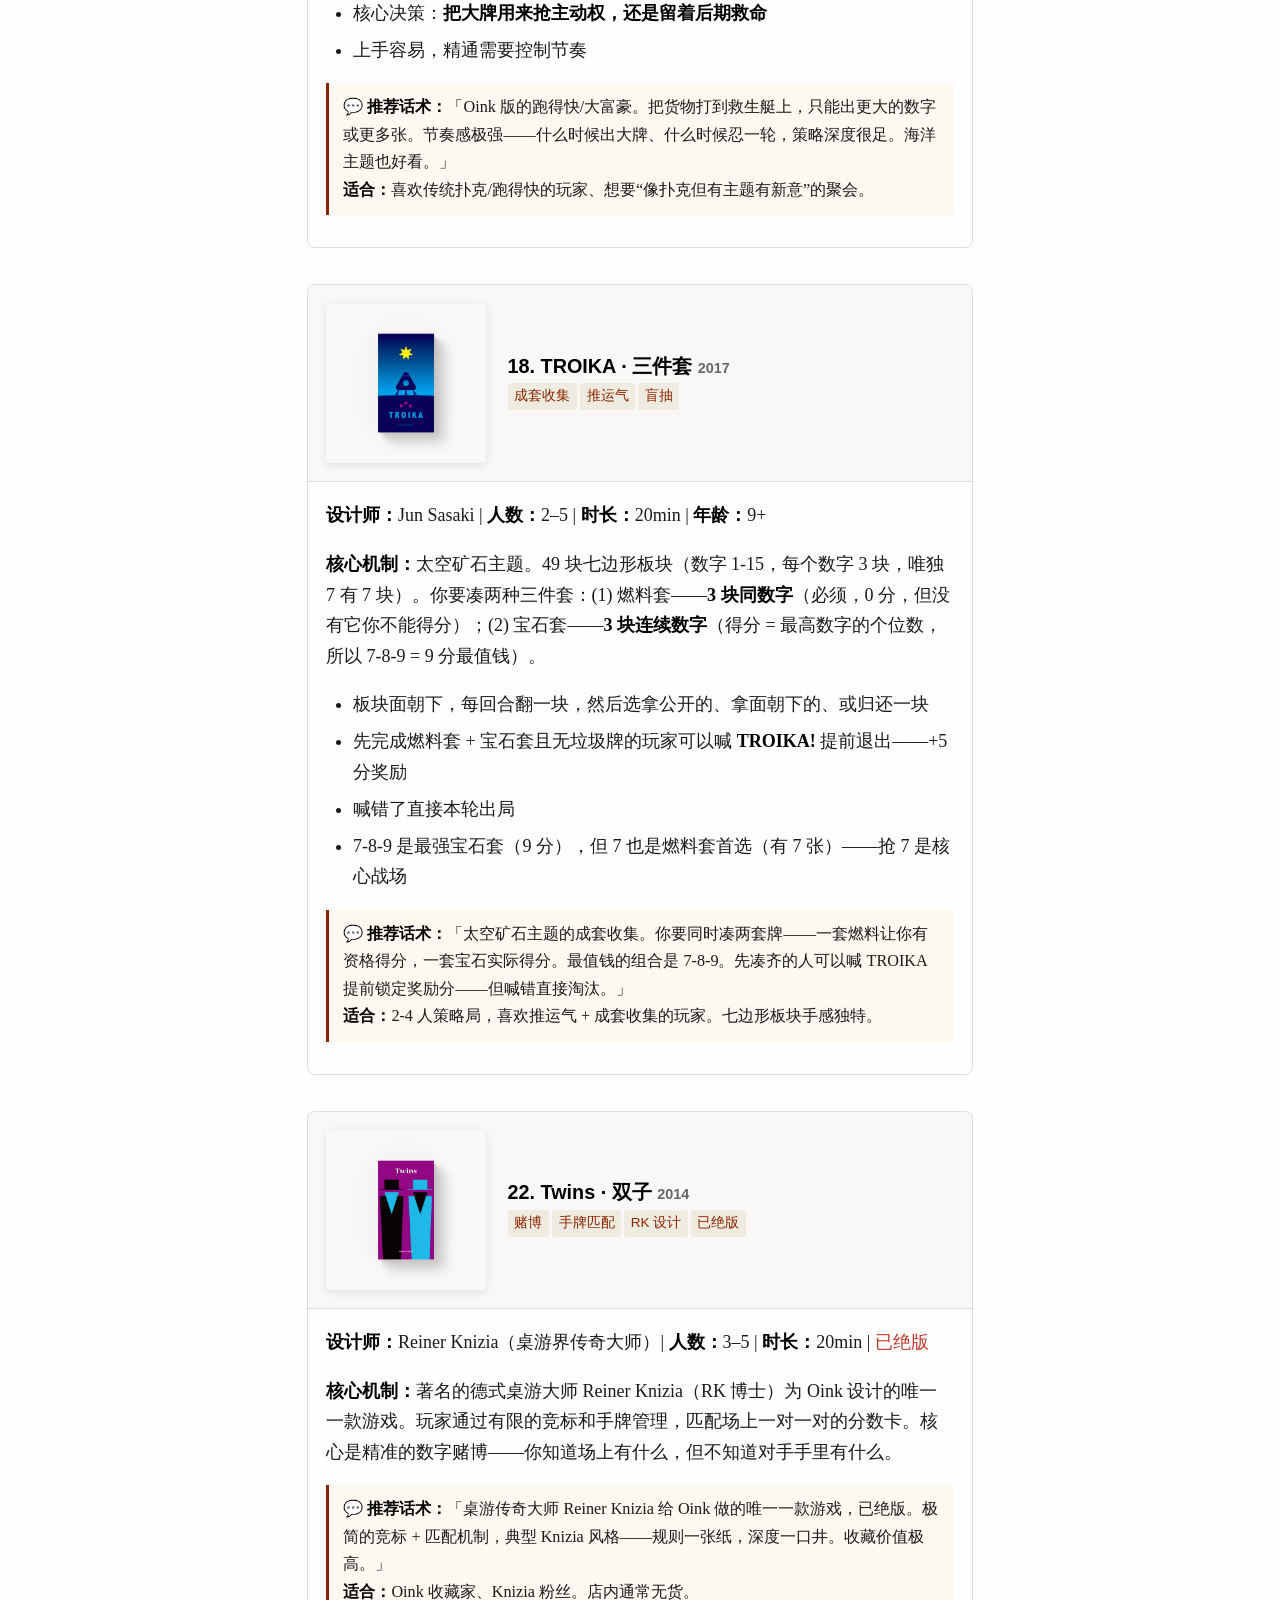
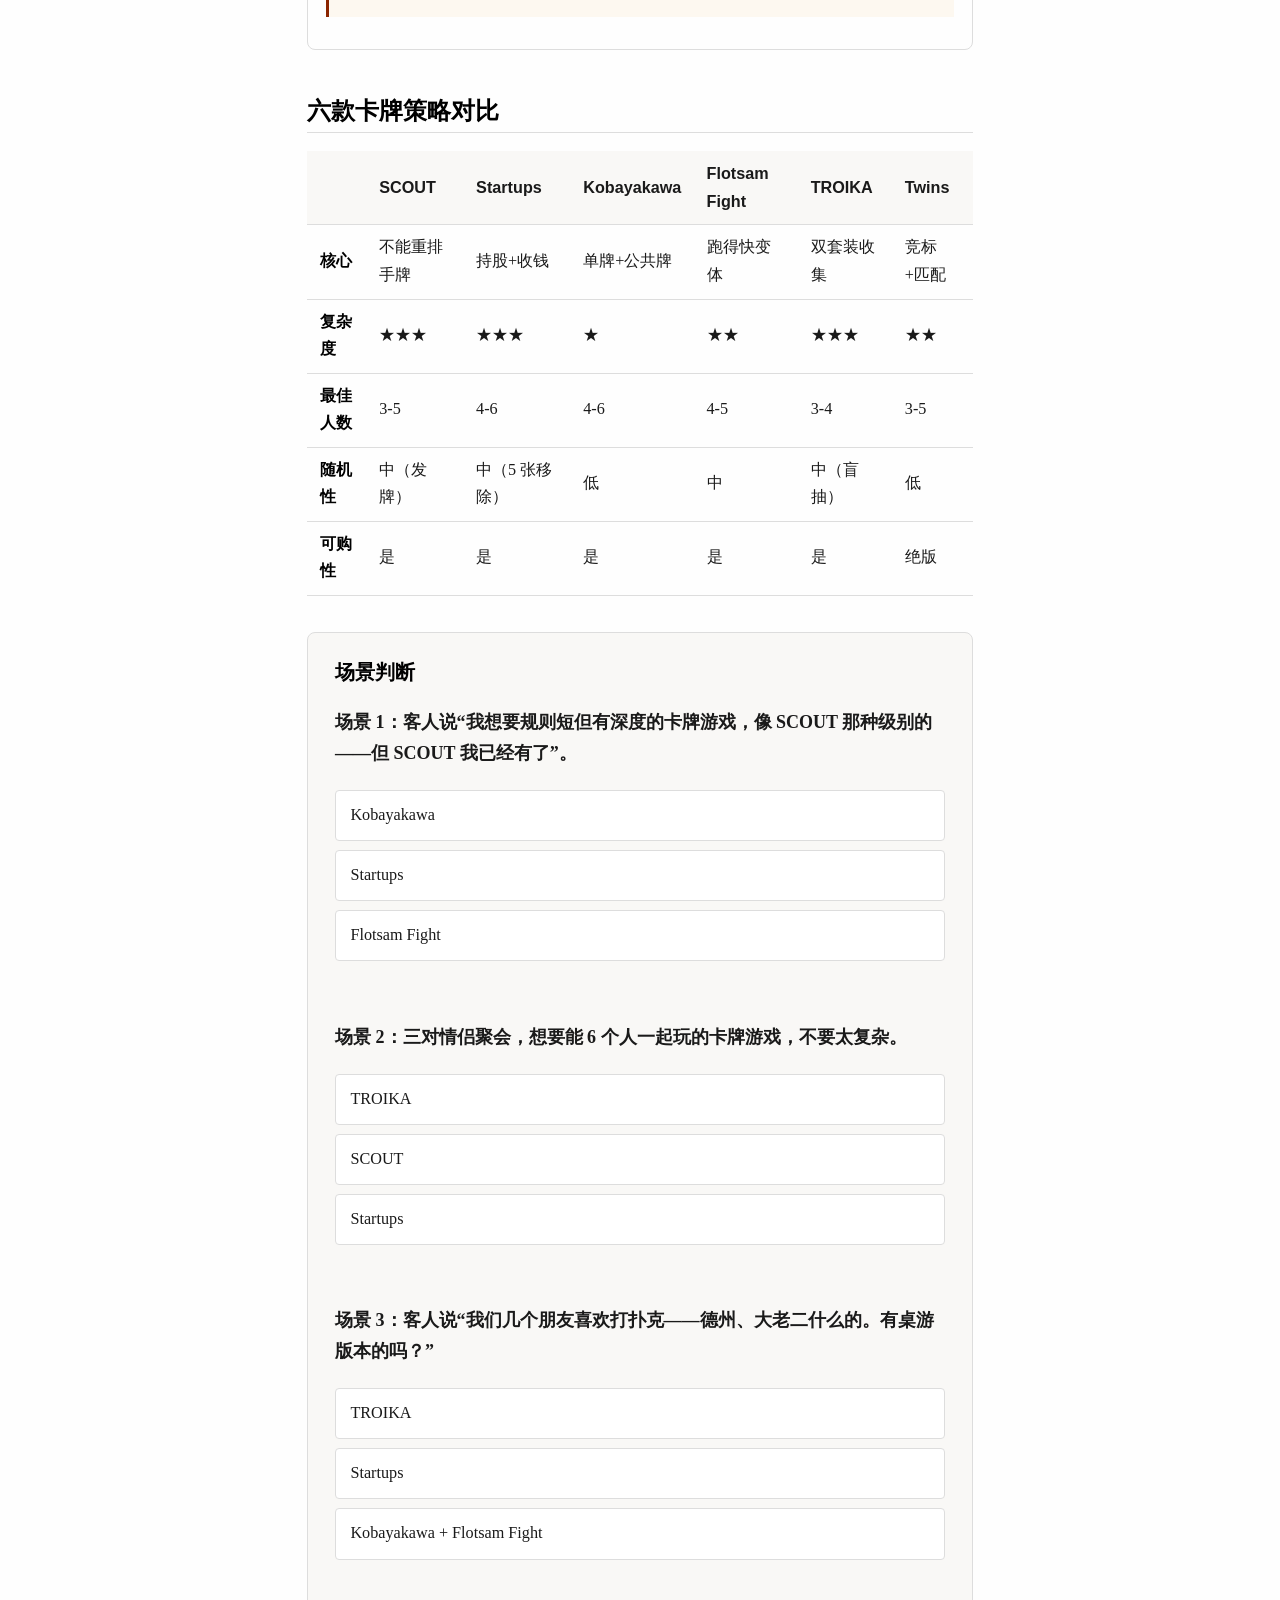
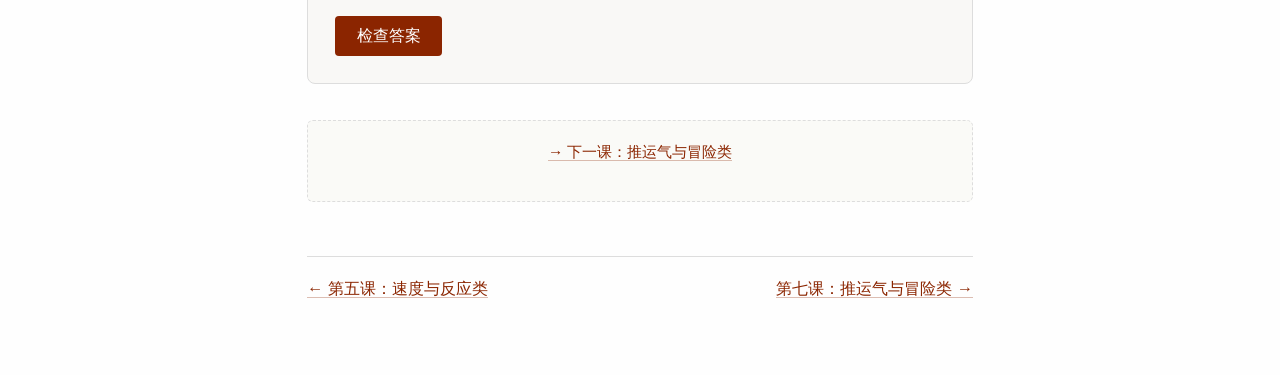
<file: lessons/06-card-strategy.html>
<!DOCTYPE html>
<html lang="zh-CN">
<head>
<meta charset="UTF-8">
<meta name="viewport" content="width=device-width, initial-scale=1.0">
<title>第六课：Oink 卡牌策略类</title>
<link rel="stylesheet" href="../assets/style.css">
<style>
  .game-section { border: 1px solid var(--rule); border-radius: 8px; margin: 2rem 0; overflow: hidden; }
  .game-hd { display: flex; align-items: center; gap: 1.2rem; padding: 1rem; background: var(--callout-bg); border-bottom: 1px solid var(--rule); }
  .game-hd img { width: 160px; height: auto; border-radius: 4px; box-shadow: 0 2px 8px rgba(0,0,0,0.1); }
  .game-hd h3 { margin: 0; border: none; padding: 0; font-size: 1.1rem; }
  .game-hd .yr { font-size: 0.8rem; color: var(--muted); }
  .game-bd { padding: 1rem; }
  .pitch-box { border-left: 3px solid var(--accent); padding: 0.6rem 0.8rem; margin: 0.8rem 0; font-size: 0.9rem; background: #fdf8f0; }
</style>
</head>
<body>

<div class="lesson-meta">
  第六课 · Oink Games 专题 · <a href="05-speed-party.html">← 上一课</a> · <a href="../index.html">首页</a>
</div>

<h1>卡牌策略——手牌管理、博弈与精算</h1>

<p>这六款是 Oink 最接近“传统卡牌游戏”的作品——但每一款都有一个让你意外的核心机制。从 SCOUT 的“不能重新排列手牌”到 Kobayakawa 的“每人只有一张牌”，极简中藏着极深的策略空间。</p>

<!-- SCOUT -->
<div class="game-section">
<div class="game-hd">
  <img src="../images/scout-cover.png" alt="SCOUT" loading="lazy">
  <div><h3>SCOUT ·  scout <span class="yr">2019</span></h3>
  <span class="tag">手牌管理</span><span class="tag">出清</span><span class="tag">Spiel des Jahres 提名</span></div>
</div>
<div class="game-bd">
  <p><strong>设计师：</strong>Kei Kajino | <strong>人数：</strong>2–5 | <strong>时长：</strong>20min | <strong>年龄：</strong>9+</p>
  <p><strong>核心机制——不能重新排列手牌：</strong>这是 SCOUT 的灵魂。每张卡两端各有一个数字(1-10)。发牌时牌的顺序和朝向随机确定。你<strong>不能改变牌的顺序</strong>，只能选择是否将整副手牌翻转 180°（使用另一端的数字）。你要打出的必须是手中<strong>相邻的牌</strong>——因为你不能重新排列！</p>
  <ul>
    <li><strong>打出：</strong>出一组相邻的牌（顺子或同点），必须比桌上的牌更强。更大的组数 > 同组数比大小 > 同点胜顺子</li>
    <li><strong>Scout（偷牌）：</strong>打不出时，从桌上牌的<strong>两端选一张</strong>拿走，插入自己手中任意位置。被拿牌的玩家得 1 分</li>
    <li><strong>一轮结束：</strong>有人出空手牌或所有人连续 Scout。手中剩余牌扣分，之前靠 Scout 赚的牌加分</li>
  </ul>
  <p>SCOUT 获 2022 年 Spiel des Jahres 提名，是 Oink 在德国桌游奖上走得最远的作品。</p>
  <div class="pitch-box"><strong>💬 推荐话术：</strong>「Oink 评分最高的游戏，Spiel des Jahres 提名。卡牌两端都有数字，你不能重新排列手牌——只能顺着打或者从别人那偷一张插进来调整。规则 3 分钟，但深度惊人。Oink 的招牌之作之一。」<br><strong>适合：</strong>喜欢卡牌游戏、手牌管理的策略玩家。3-5 人最佳。Oink 卡牌类的终极推荐。</div>
</div>
</div>

<!-- Startups -->
<div class="game-section">
<div class="game-hd">
  <img src="../images/startups-cover.png" alt="Startups" loading="lazy">
  <div><h3>Startups · 初创公司 <span class="yr">2016</span></h3>
  <span class="tag">投资</span><span class="tag">持股</span><span class="tag">Bluffing</span></div>
</div>
<div class="game-bd">
  <p><strong>设计师：</strong>Jun Sasaki | <strong>人数：</strong>3–7 | <strong>时长：</strong>20min | <strong>年龄：</strong>10+</p>
  <p><strong>核心机制：</strong>6 家公司的股票卡混在一起。你手中有 3 张牌。每回合必须抽一张（从牌堆盲抽→往市场上每张牌放 1 块钱；或从市场拿一张→同时拿走上面所有的钱），然后打一张到自己的持股区或市场。</p>
  <ul>
    <li><strong>反垄断规则：</strong>一旦你成为某家公司的最大股东，你就<strong>不能再从市场拿那家公司的卡</strong>——只能从手里自己打</li>
    <li><strong>终局计分：</strong>每家公司的最大股东向所有小股东<strong>每人每张收 1 块钱</strong>（面值翻 3 倍）</li>
    <li><strong>隐藏信息：</strong>开局有 5 张卡移除。你永远不知道所有卡的去向</li>
    <li>开局每人只有 10 块钱——钱花光就完了</li>
  </ul>
  <div class="pitch-box"><strong>💬 推荐话术：</strong>「Oink 的投资博弈游戏。6 家公司，你要抢最大股东——当了最大股东就不能再买那家公司的卡了，特别纠结。最后大股东从小股东那里收钱，小股东全要亏。像迷你版炒股，但一局 20 分钟。」<br><strong>适合：</strong>3-6 人策略聚会，喜欢经济/投资/持股类游戏的玩家。有 bluffing 成分但核心是投资判断。</div>
</div>
</div>

<!-- Kobayakawa -->
<div class="game-section">
<div class="game-hd">
  <img src="../images/kobayakawa-cover.png" alt="Kobayakawa" loading="lazy">
  <div><h3>Kobayakawa · 小早川 <span class="yr">2013</span></h3>
  <span class="tag">极简扑克</span><span class="tag">赌博</span><span class="tag">Bluffing</span></div>
</div>
<div class="game-bd">
  <p><strong>设计师：</strong>Jun Sasaki | <strong>人数：</strong>3–6 | <strong>时长：</strong>15min | <strong>年龄：</strong>10+</p>
  <p><strong>核心机制：</strong>这个世界最短的扑克游戏。每人只有<strong>一张牌</strong>，中央有一张面朝上的公共牌（小早川牌）。轮流选择抽牌换牌或换掉公共牌。然后所有人同时决定“跟注 1 块钱”或“弃牌”。亮牌后，<strong>数字最小的玩家可以把公共牌的数字加到自己牌上</strong>——所以拿最小牌的玩家可能直接翻盘。</p>
  <ul>
    <li>1-15 号牌，每人发 1 张，全程只知道自己的牌和公共牌</li>
    <li>公共牌加到最小牌上——这个反转是灵魂</li>
    <li>跟注只需 1 块钱——赌博感极强但不是大额下注</li>
    <li>2025 年重制版新增边注机制</li>
  </ul>
  <div class="pitch-box"><strong>💬 推荐话术：</strong>「世界最短的扑克。每人只有一张牌，一张公共牌。最小牌可以加公共牌的数字直接翻盘。比大小只要 2 秒，但心理博弈可以 2 分钟。Oink 极简设计哲学的巅峰。」<br><strong>适合：</strong>3-6 人快速赌博局、喜欢扑克但嫌流程长的玩家。2025 新版支持更多人和边注。</div>
</div>
</div>

<!-- Flotsam Fight -->
<div class="game-section">
<div class="game-hd">
  <img src="../images/flotsamfight-cover.png" alt="Flotsam Fight" loading="lazy">
  <div><h3>20. Flotsam Fight · 大帆船货运 <span class="yr">2015</span></h3>
  <span class="tag">手牌管理</span><span class="tag">出清</span><span class="tag">大富豪</span></div>
</div>
<div class="game-bd">
  <p><strong>人数：</strong>3–6 | <strong>时长：</strong>20min | <strong>年龄：</strong>8+</p>
  <p><strong>核心机制：</strong>变种的大富豪/跑得快。你的手牌是各种货物，公共区是不同载重量的救生艇。每轮必须往救生艇上打货，规则是<strong>数字更大或同数更多</strong>才能压过上一手。先清空手牌者获胜。但上手牌打不好，容易被大牌卡死。</p>
  <ul>
    <li>海洋漂流主题——货物、救生艇、漂流瓶的极简视觉</li>
    <li>核心决策：<strong>把大牌用来抢主动权，还是留着后期救命</strong></li>
    <li>上手容易，精通需要控制节奏</li>
  </ul>
  <div class="pitch-box"><strong>💬 推荐话术：</strong>「Oink 版的跑得快/大富豪。把货物打到救生艇上，只能出更大的数字或更多张。节奏感极强——什么时候出大牌、什么时候忍一轮，策略深度很足。海洋主题也好看。」<br><strong>适合：</strong>喜欢传统扑克/跑得快的玩家、想要“像扑克但有主题有新意”的聚会。</div>
</div>
</div>

<!-- TROIKA -->
<div class="game-section">
<div class="game-hd">
  <img src="../images/troika-cover.png" alt="TROIKA" loading="lazy">
  <div><h3>18. TROIKA · 三件套 <span class="yr">2017</span></h3>
  <span class="tag">成套收集</span><span class="tag">推运气</span><span class="tag">盲抽</span></div>
</div>
<div class="game-bd">
  <p><strong>设计师：</strong>Jun Sasaki | <strong>人数：</strong>2–5 | <strong>时长：</strong>20min | <strong>年龄：</strong>9+</p>
  <p><strong>核心机制：</strong>太空矿石主题。49 块七边形板块（数字 1-15，每个数字 3 块，唯独 7 有 7 块）。你要凑两种三件套：(1) 燃料套——<strong>3 块同数字</strong>（必须，0 分，但没有它你不能得分）；(2) 宝石套——<strong>3 块连续数字</strong>（得分 = 最高数字的个位数，所以 7-8-9 = 9 分最值钱）。</p>
  <ul>
    <li>板块面朝下，每回合翻一块，然后选拿公开的、拿面朝下的、或归还一块</li>
    <li>先完成燃料套 + 宝石套且无垃圾牌的玩家可以喊 <strong>TROIKA!</strong> 提前退出——+5 分奖励</li>
    <li>喊错了直接本轮出局</li>
    <li>7-8-9 是最强宝石套（9 分），但 7 也是燃料套首选（有 7 张）——抢 7 是核心战场</li>
  </ul>
  <div class="pitch-box"><strong>💬 推荐话术：</strong>「太空矿石主题的成套收集。你要同时凑两套牌——一套燃料让你有资格得分，一套宝石实际得分。最值钱的组合是 7-8-9。先凑齐的人可以喊 TROIKA 提前锁定奖励分——但喊错直接淘汰。」<br><strong>适合：</strong>2-4 人策略局，喜欢推运气 + 成套收集的玩家。七边形板块手感独特。</div>
</div>
</div>

<!-- Twins -->
<div class="game-section">
<div class="game-hd">
  <img src="../images/twins-cover.png" alt="Twins" loading="lazy">
  <div><h3>22. Twins · 双子 <span class="yr">2014</span></h3>
  <span class="tag">赌博</span><span class="tag">手牌匹配</span><span class="tag">RK 设计</span><span class="tag">已绝版</span></div>
</div>
<div class="game-bd">
  <p><strong>设计师：</strong>Reiner Knizia（桌游界传奇大师）| <strong>人数：</strong>3–5 | <strong>时长：</strong>20min | <span style="color:#c0392b;">已绝版</span></p>
  <p><strong>核心机制：</strong>著名的德式桌游大师 Reiner Knizia（RK 博士）为 Oink 设计的唯一一款游戏。玩家通过有限的竞标和手牌管理，匹配场上一对一对的分数卡。核心是精准的数字赌博——你知道场上有什么，但不知道对手手里有什么。</p>
  <div class="pitch-box"><strong>💬 推荐话术：</strong>「桌游传奇大师 Reiner Knizia 给 Oink 做的唯一一款游戏，已绝版。极简的竞标 + 匹配机制，典型 Knizia 风格——规则一张纸，深度一口井。收藏价值极高。」<br><strong>适合：</strong>Oink 收藏家、Knizia 粉丝。店内通常无货。</div>
</div>
</div>

<h2>六款卡牌策略对比</h2>

<table>
  <tr><th></th><th>SCOUT</th><th>Startups</th><th>Kobayakawa</th><th>Flotsam Fight</th><th>TROIKA</th><th>Twins</th></tr>
  <tr><td><strong>核心</strong></td><td>不能重排手牌</td><td>持股+收钱</td><td>单牌+公共牌</td><td>跑得快变体</td><td>双套装收集</td><td>竞标+匹配</td></tr>
  <tr><td><strong>复杂度</strong></td><td>★★★</td><td>★★★</td><td>★</td><td>★★</td><td>★★★</td><td>★★</td></tr>
  <tr><td><strong>最佳人数</strong></td><td>3-5</td><td>4-6</td><td>4-6</td><td>4-5</td><td>3-4</td><td>3-5</td></tr>
  <tr><td><strong>随机性</strong></td><td>中（发牌）</td><td>中（5 张移除）</td><td>低</td><td>中</td><td>中（盲抽）</td><td>低</td></tr>
  <tr><td><strong>可购性</strong></td><td>是</td><td>是</td><td>是</td><td>是</td><td>是</td><td>绝版</td></tr>
</table>

<div class="quiz">
  <h3>场景判断</h3>
  <div class="question" id="q1">场景 1：客人说“我想要规则短但有深度的卡牌游戏，像 SCOUT 那种级别的——但 SCOUT 我已经有了”。</div>
  <div class="options" data-q="q1">
    <div class="option" data-a="a">Kobayakawa</div>
    <div class="option" data-a="b">Startups</div>
    <div class="option" data-a="c">Flotsam Fight</div>
  </div>
  <div class="feedback" id="fb-q1"></div>

  <div class="question" id="q2">场景 2：三对情侣聚会，想要能 6 个人一起玩的卡牌游戏，不要太复杂。</div>
  <div class="options" data-q="q2">
    <div class="option" data-a="a">TROIKA</div>
    <div class="option" data-a="b">SCOUT</div>
    <div class="option" data-a="c">Startups</div>
  </div>
  <div class="feedback" id="fb-q2"></div>

  <div class="question" id="q3">场景 3：客人说“我们几个朋友喜欢打扑克——德州、大老二什么的。有桌游版本的吗？”</div>
  <div class="options" data-q="q3">
    <div class="option" data-a="a">TROIKA</div>
    <div class="option" data-a="b">Startups</div>
    <div class="option" data-a="c">Kobayakawa + Flotsam Fight</div>
  </div>
  <div class="feedback" id="fb-q3"></div>
  <button id="check-btn">检查答案</button>
</div>

<div class="followup">
  <p><a href="07-pushluck-adventure.html">→ 下一课：推运气与冒险类</a></p>
</div>

<div class="lesson-nav">
  <span><a href="05-speed-party.html">← 第五课：速度与反应类</a></span>
  <span><a href="07-pushluck-adventure.html">第七课：推运气与冒险类 →</a></span>
</div>

<script>
document.querySelectorAll('.quiz .option').forEach(function(o){ o.addEventListener('click',function(){var q=this.parentElement;q.querySelectorAll('.option').forEach(function(s){s.classList.remove('selected');});this.classList.add('selected');});});
document.getElementById('check-btn').addEventListener('click',function(){
var a={q1:{correct:'b',explanation:'✅ Startups 的深度和 SCOUT 同级别（都是 Oink 策略向最强作品之一），但机制完全不同——持股投资 vs 手牌限制，不会感觉重复。'},q2:{correct:'c',explanation:'✅ Startups 支持 3-7 人，6 人刚好。规则适中（不是最简但也不是最复杂），投资主题男女皆宜。SCOUT 上限 5 人。'},q3:{correct:'c',explanation:'✅ Kobayakawa 是极简德州（单牌+跟注+bluff），Flotsam Fight 是大老二变体（出牌+压制+清空）。两个打包推荐刚好覆盖他们的需求。'}};
Object.keys(a).forEach(function(qid){var fb=document.getElementById('fb-'+qid),opts=document.querySelectorAll('[data-q="'+qid+'"] .option'),c=a[qid].correct;opts.forEach(function(o){o.style.pointerEvents='none';if(o.getAttribute('data-a')===c)o.classList.add('correct');});var sel=document.querySelector('[data-q="'+qid+'"] .option.selected');if(sel&&sel.getAttribute('data-a')===c){fb.innerHTML=a[qid].explanation;fb.style.color='#2d7d46';}else if(sel){fb.innerHTML='❌ 不太对。'+a[qid].explanation;fb.style.color='#c0392b';}else{fb.innerHTML='请先选择。'+a[qid].explanation;fb.style.color='#666';}});
});
</script>
</body>
</html>
</file>
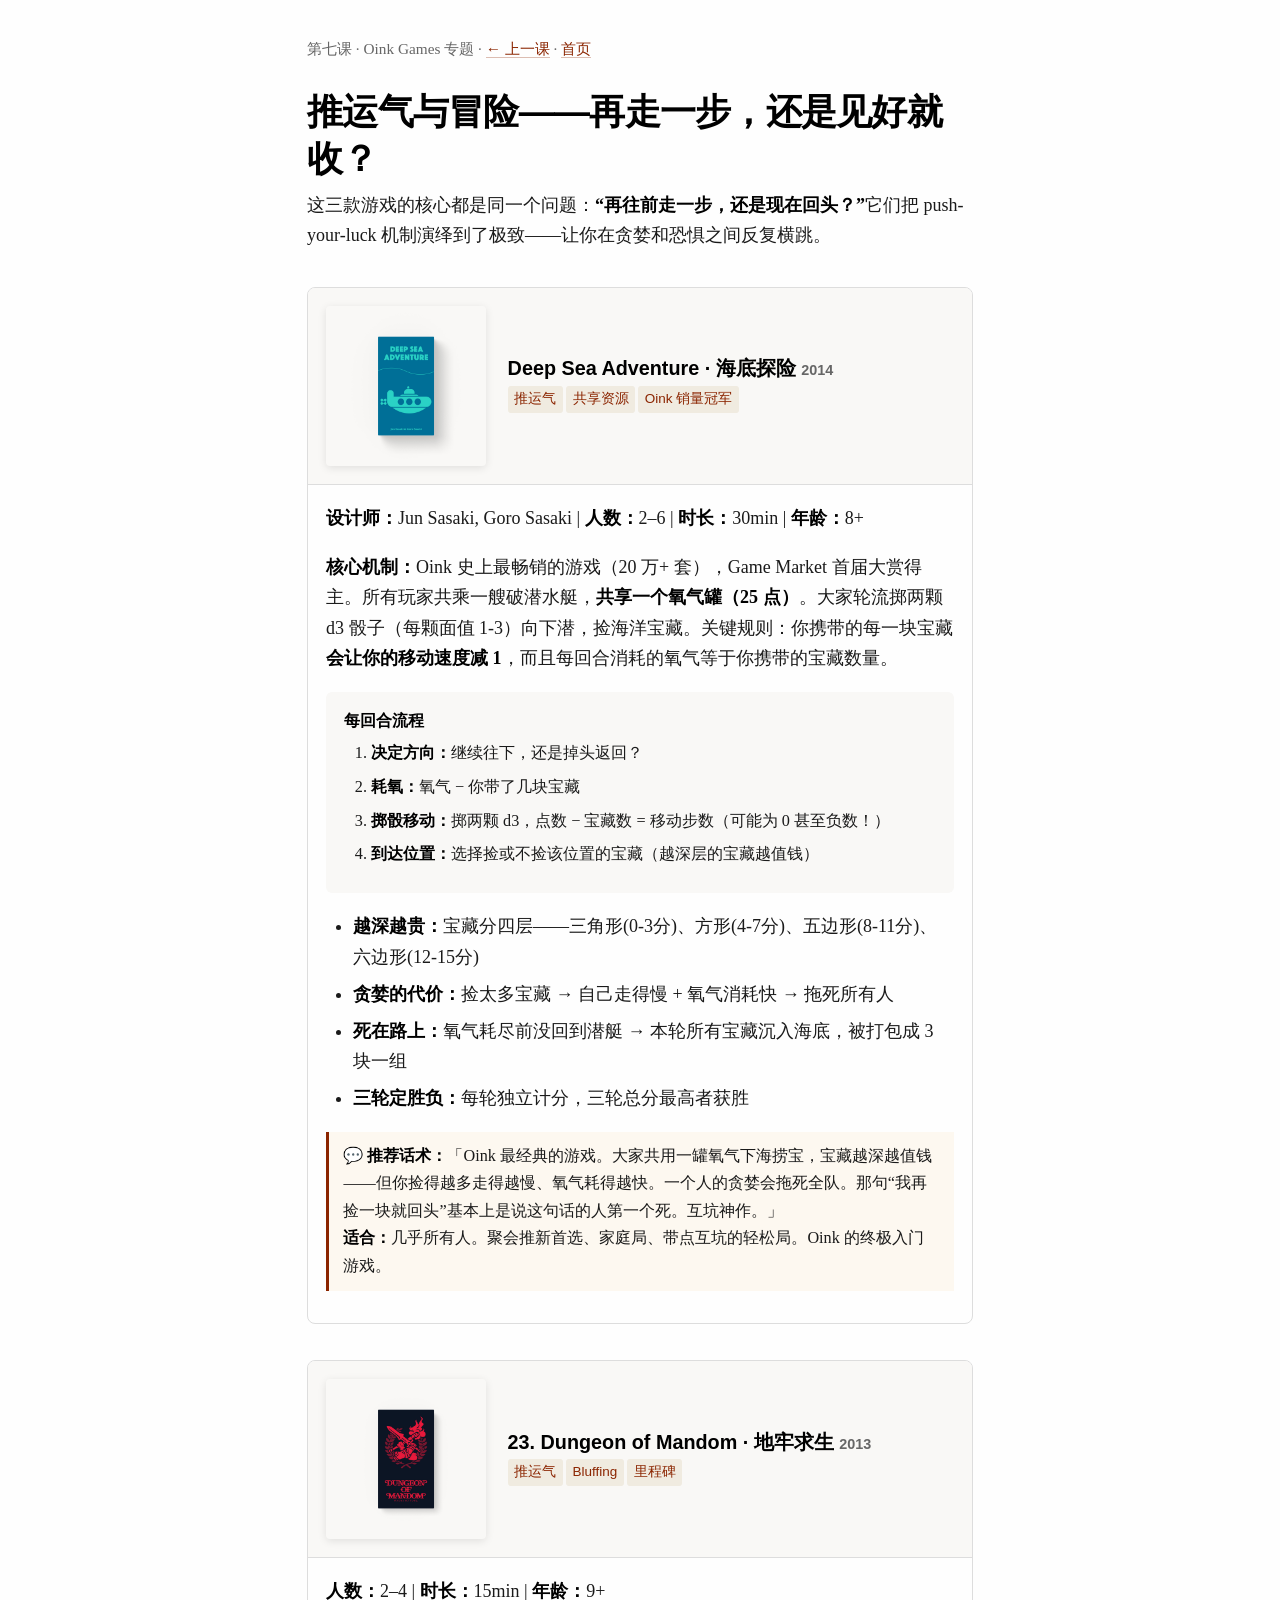
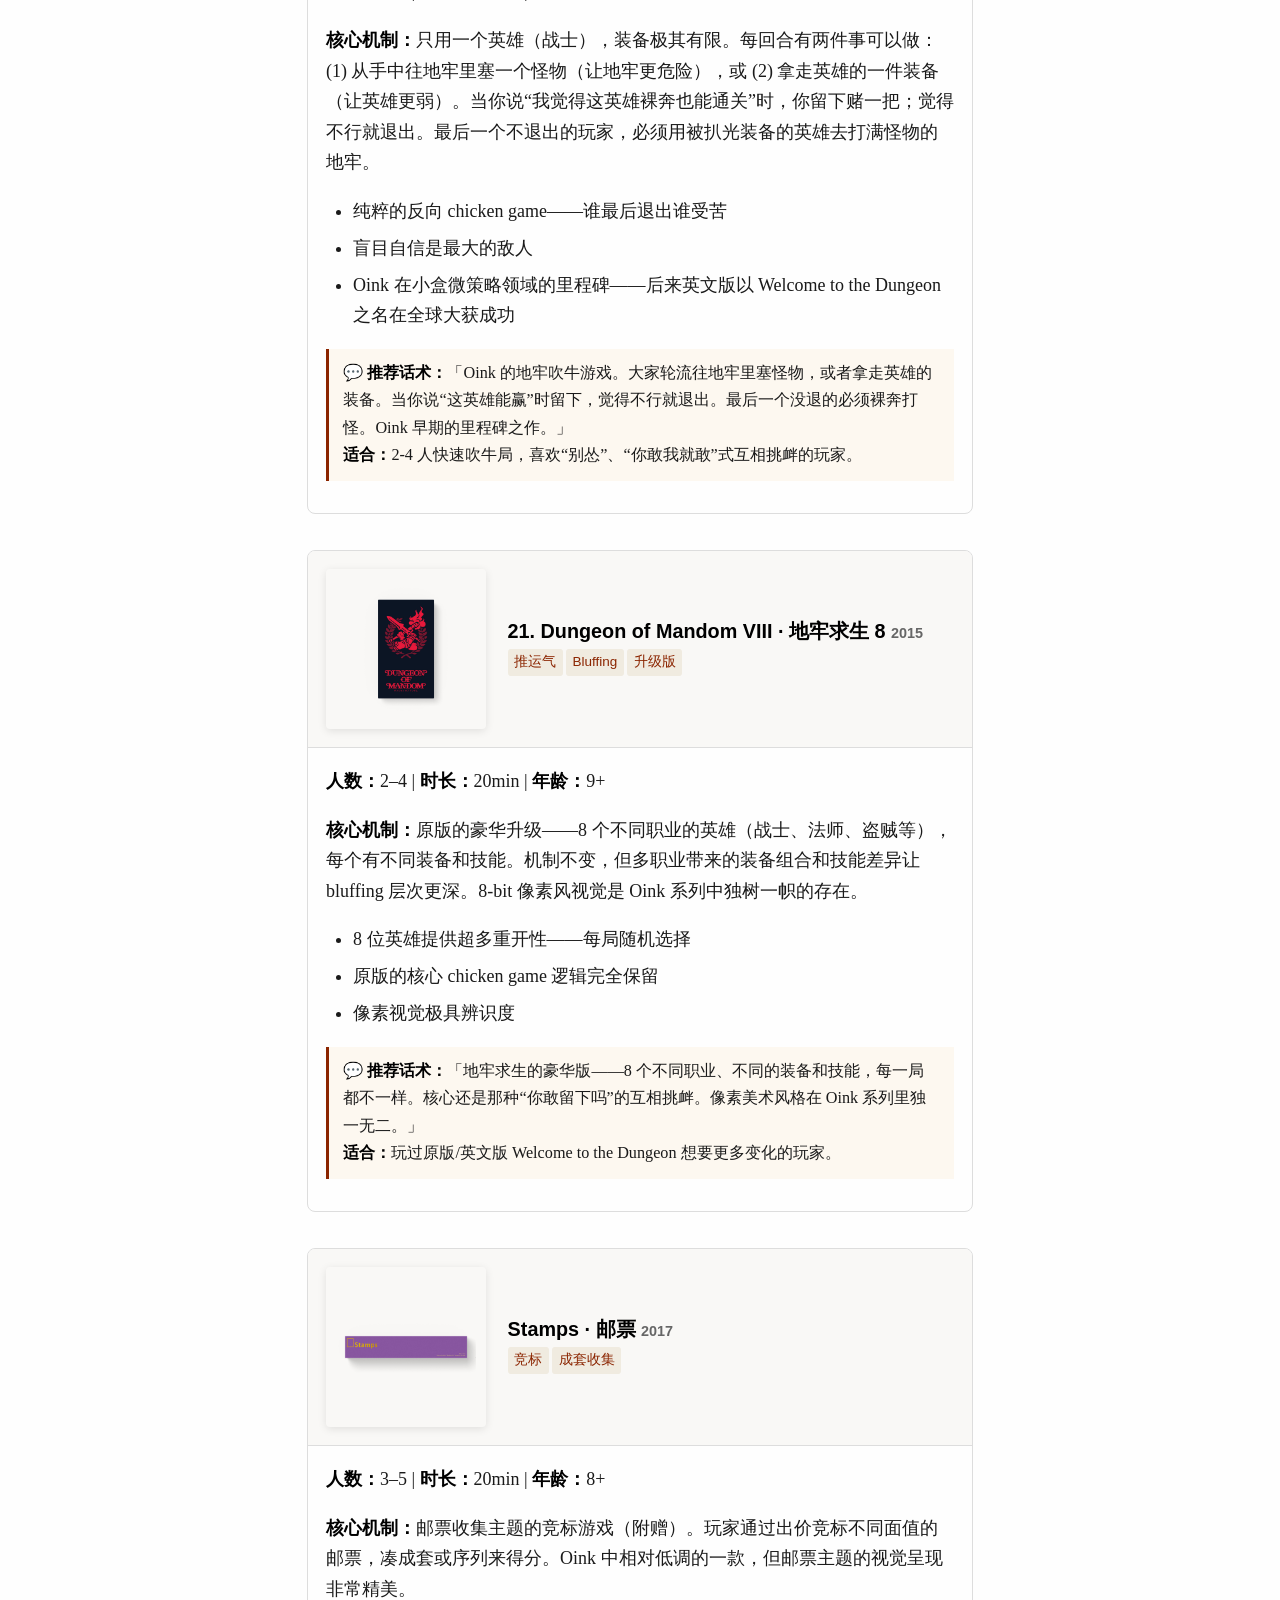
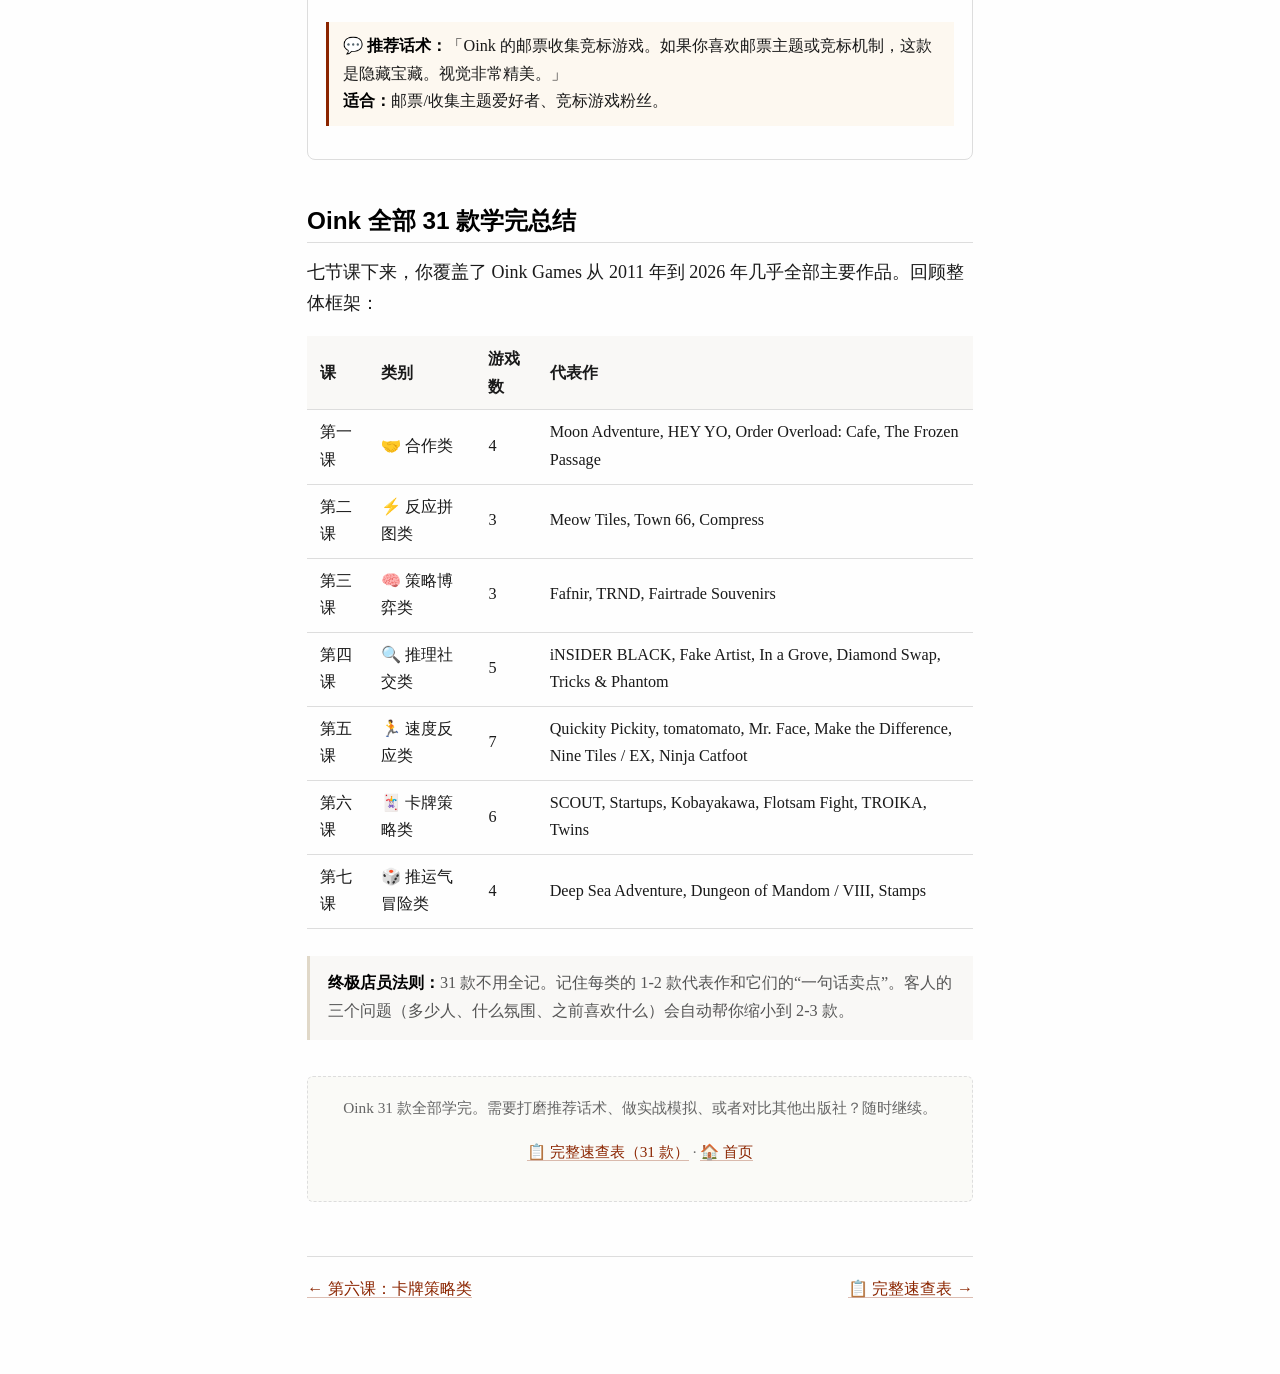
<file: lessons/07-pushluck-adventure.html>
<!DOCTYPE html>
<html lang="zh-CN">
<head>
<meta charset="UTF-8">
<meta name="viewport" content="width=device-width, initial-scale=1.0">
<title>第七课：Oink 推运气与冒险类</title>
<link rel="stylesheet" href="../assets/style.css">
<style>
  .game-section { border: 1px solid var(--rule); border-radius: 8px; margin: 2rem 0; overflow: hidden; }
  .game-hd { display: flex; align-items: center; gap: 1.2rem; padding: 1rem; background: var(--callout-bg); border-bottom: 1px solid var(--rule); }
  .game-hd img { width: 160px; height: auto; border-radius: 4px; box-shadow: 0 2px 8px rgba(0,0,0,0.1); }
  .game-hd h3 { margin: 0; border: none; padding: 0; font-size: 1.1rem; }
  .game-hd .yr { font-size: 0.8rem; color: var(--muted); }
  .game-bd { padding: 1rem; }
  .pitch-box { border-left: 3px solid var(--accent); padding: 0.6rem 0.8rem; margin: 0.8rem 0; font-size: 0.9rem; background: #fdf8f0; }
  .flow { margin: 1rem 0; padding: 1rem; background: var(--callout-bg); border-radius: 6px; font-size: 0.9rem; }
  .flow h4 { margin: 0 0 0.5rem; }
  .flow ol { margin: 0 0 0 1.5rem; }
</style>
</head>
<body>

<div class="lesson-meta">
  第七课 · Oink Games 专题 · <a href="06-card-strategy.html">← 上一课</a> · <a href="../index.html">首页</a>
</div>

<h1>推运气与冒险——再走一步，还是见好就收？</h1>

<p>这三款游戏的核心都是同一个问题：<strong>“再往前走一步，还是现在回头？”</strong>它们把 push-your-luck 机制演绎到了极致——让你在贪婪和恐惧之间反复横跳。</p>

<!-- Deep Sea Adventure -->
<div class="game-section">
<div class="game-hd">
  <img src="../images/deepsea-cover.png" alt="Deep Sea Adventure" loading="lazy">
  <div><h3>Deep Sea Adventure · 海底探险 <span class="yr">2014</span></h3>
  <span class="tag">推运气</span><span class="tag">共享资源</span><span class="tag">Oink 销量冠军</span></div>
</div>
<div class="game-bd">
  <p><strong>设计师：</strong>Jun Sasaki, Goro Sasaki | <strong>人数：</strong>2–6 | <strong>时长：</strong>30min | <strong>年龄：</strong>8+</p>
  <p><strong>核心机制：</strong>Oink 史上最畅销的游戏（20 万+ 套），Game Market 首届大赏得主。所有玩家共乘一艘破潜水艇，<strong>共享一个氧气罐（25 点）</strong>。大家轮流掷两颗 d3 骰子（每颗面值 1-3）向下潜，捡海洋宝藏。关键规则：你携带的每一块宝藏<strong>会让你的移动速度减 1</strong>，而且每回合消耗的氧气等于你携带的宝藏数量。</p>

  <div class="flow">
    <h4>每回合流程</h4>
    <ol>
      <li><strong>决定方向：</strong>继续往下，还是掉头返回？</li>
      <li><strong>耗氧：</strong>氧气 − 你带了几块宝藏</li>
      <li><strong>掷骰移动：</strong>掷两颗 d3，点数 − 宝藏数 = 移动步数（可能为 0 甚至负数！）</li>
      <li><strong>到达位置：</strong>选择捡或不捡该位置的宝藏（越深层的宝藏越值钱）</li>
    </ol>
  </div>

  <ul>
    <li><strong>越深越贵：</strong>宝藏分四层——三角形(0-3分)、方形(4-7分)、五边形(8-11分)、六边形(12-15分)</li>
    <li><strong>贪婪的代价：</strong>捡太多宝藏 → 自己走得慢 + 氧气消耗快 → 拖死所有人</li>
    <li><strong>死在路上：</strong>氧气耗尽前没回到潜艇 → 本轮所有宝藏沉入海底，被打包成 3 块一组</li>
    <li><strong>三轮定胜负：</strong>每轮独立计分，三轮总分最高者获胜</li>
  </ul>

  <div class="pitch-box"><strong>💬 推荐话术：</strong>「Oink 最经典的游戏。大家共用一罐氧气下海捞宝，宝藏越深越值钱——但你捡得越多走得越慢、氧气耗得越快。一个人的贪婪会拖死全队。那句“我再捡一块就回头”基本上是说这句话的人第一个死。互坑神作。」<br><strong>适合：</strong>几乎所有人。聚会推新首选、家庭局、带点互坑的轻松局。Oink 的终极入门游戏。</div>
</div>
</div>

<!-- Dungeon of Mandom -->
<div class="game-section">
<div class="game-hd">
  <img src="../images/dungeonmandom-cover.png" alt="Dungeon of Mandom" loading="lazy">
  <div><h3>23. Dungeon of Mandom · 地牢求生 <span class="yr">2013</span></h3>
  <span class="tag">推运气</span><span class="tag">Bluffing</span><span class="tag">里程碑</span></div>
</div>
<div class="game-bd">
  <p><strong>人数：</strong>2–4 | <strong>时长：</strong>15min | <strong>年龄：</strong>9+</p>
  <p><strong>核心机制：</strong>只用一个英雄（战士），装备极其有限。每回合有两件事可以做：(1) 从手中往地牢里塞一个怪物（让地牢更危险），或 (2) 拿走英雄的一件装备（让英雄更弱）。当你说“我觉得这英雄裸奔也能通关”时，你留下赌一把；觉得不行就退出。最后一个不退出的玩家，必须用被扒光装备的英雄去打满怪物的地牢。</p>
  <ul>
    <li>纯粹的反向 chicken game——谁最后退出谁受苦</li>
    <li>盲目自信是最大的敌人</li>
    <li>Oink 在小盒微策略领域的里程碑——后来英文版以 Welcome to the Dungeon 之名在全球大获成功</li>
  </ul>
  <div class="pitch-box"><strong>💬 推荐话术：</strong>「Oink 的地牢吹牛游戏。大家轮流往地牢里塞怪物，或者拿走英雄的装备。当你说“这英雄能赢”时留下，觉得不行就退出。最后一个没退的必须裸奔打怪。Oink 早期的里程碑之作。」<br><strong>适合：</strong>2-4 人快速吹牛局，喜欢“别怂”、“你敢我就敢”式互相挑衅的玩家。</div>
</div>
</div>

<!-- Dungeon of Mandom VIII -->
<div class="game-section">
<div class="game-hd">
  <img src="../images/dungeonmandomviii-cover.png" alt="Dungeon of Mandom VIII" loading="lazy">
  <div><h3>21. Dungeon of Mandom VIII · 地牢求生 8 <span class="yr">2015</span></h3>
  <span class="tag">推运气</span><span class="tag">Bluffing</span><span class="tag">升级版</span></div>
</div>
<div class="game-bd">
  <p><strong>人数：</strong>2–4 | <strong>时长：</strong>20min | <strong>年龄：</strong>9+</p>
  <p><strong>核心机制：</strong>原版的豪华升级——8 个不同职业的英雄（战士、法师、盗贼等），每个有不同装备和技能。机制不变，但多职业带来的装备组合和技能差异让 bluffing 层次更深。8-bit 像素风视觉是 Oink 系列中独树一帜的存在。</p>
  <ul>
    <li>8 位英雄提供超多重开性——每局随机选择</li>
    <li>原版的核心 chicken game 逻辑完全保留</li>
    <li>像素视觉极具辨识度</li>
  </ul>
  <div class="pitch-box"><strong>💬 推荐话术：</strong>「地牢求生的豪华版——8 个不同职业、不同的装备和技能，每一局都不一样。核心还是那种“你敢留下吗”的互相挑衅。像素美术风格在 Oink 系列里独一无二。」<br><strong>适合：</strong>玩过原版/英文版 Welcome to the Dungeon 想要更多变化的玩家。</div>
</div>
</div>

<!-- Stamps -->
<div class="game-section">
<div class="game-hd">
  <img src="../images/stamps-cover.png" alt="Stamps" loading="lazy">
  <div><h3>Stamps · 邮票 <span class="yr">2017</span></h3>
  <span class="tag">竞标</span><span class="tag">成套收集</span></div>
</div>
<div class="game-bd">
  <p><strong>人数：</strong>3–5 | <strong>时长：</strong>20min | <strong>年龄：</strong>8+</p>
  <p><strong>核心机制：</strong>邮票收集主题的竞标游戏（附赠）。玩家通过出价竞标不同面值的邮票，凑成套或序列来得分。Oink 中相对低调的一款，但邮票主题的视觉呈现非常精美。</p>
  <div class="pitch-box"><strong>💬 推荐话术：</strong>「Oink 的邮票收集竞标游戏。如果你喜欢邮票主题或竞标机制，这款是隐藏宝藏。视觉非常精美。」<br><strong>适合：</strong>邮票/收集主题爱好者、竞标游戏粉丝。</div>
</div>
</div>

<h2>Oink 全部 31 款学完总结</h2>

<p>七节课下来，你覆盖了 Oink Games 从 2011 年到 2026 年几乎全部主要作品。回顾整体框架：</p>

<table>
  <tr><th>课</th><th>类别</th><th>游戏数</th><th>代表作</th></tr>
  <tr><td>第一课</td><td>🤝 合作类</td><td>4</td><td>Moon Adventure, HEY YO, Order Overload: Cafe, The Frozen Passage</td></tr>
  <tr><td>第二课</td><td>⚡ 反应拼图类</td><td>3</td><td>Meow Tiles, Town 66, Compress</td></tr>
  <tr><td>第三课</td><td>🧠 策略博弈类</td><td>3</td><td>Fafnir, TRND, Fairtrade Souvenirs</td></tr>
  <tr><td>第四课</td><td>🔍 推理社交类</td><td>5</td><td>iNSIDER BLACK, Fake Artist, In a Grove, Diamond Swap, Tricks & Phantom</td></tr>
  <tr><td>第五课</td><td>🏃 速度反应类</td><td>7</td><td>Quickity Pickity, tomatomato, Mr. Face, Make the Difference, Nine Tiles / EX, Ninja Catfoot</td></tr>
  <tr><td>第六课</td><td>🃏 卡牌策略类</td><td>6</td><td>SCOUT, Startups, Kobayakawa, Flotsam Fight, TROIKA, Twins</td></tr>
  <tr><td>第七课</td><td>🎲 推运气冒险类</td><td>4</td><td>Deep Sea Adventure, Dungeon of Mandom / VIII, Stamps</td></tr>
</table>

<div class="callout"><strong>终极店员法则：</strong>31 款不用全记。记住每类的 1-2 款代表作和它们的“一句话卖点”。客人的三个问题（多少人、什么氛围、之前喜欢什么）会自动帮你缩小到 2-3 款。</div>

<div class="followup">
  <p>Oink 31 款全部学完。需要打磨推荐话术、做实战模拟、或者对比其他出版社？随时继续。</p>
  <p><a href="../reference/quick-reference.html">📋 完整速查表（31 款）</a> · <a href="../index.html">🏠 首页</a></p>
</div>

<div class="lesson-nav">
  <span><a href="06-card-strategy.html">← 第六课：卡牌策略类</a></span>
  <span><a href="../reference/quick-reference.html">📋 完整速查表 →</a></span>
</div>

</body>
</html>
</file>
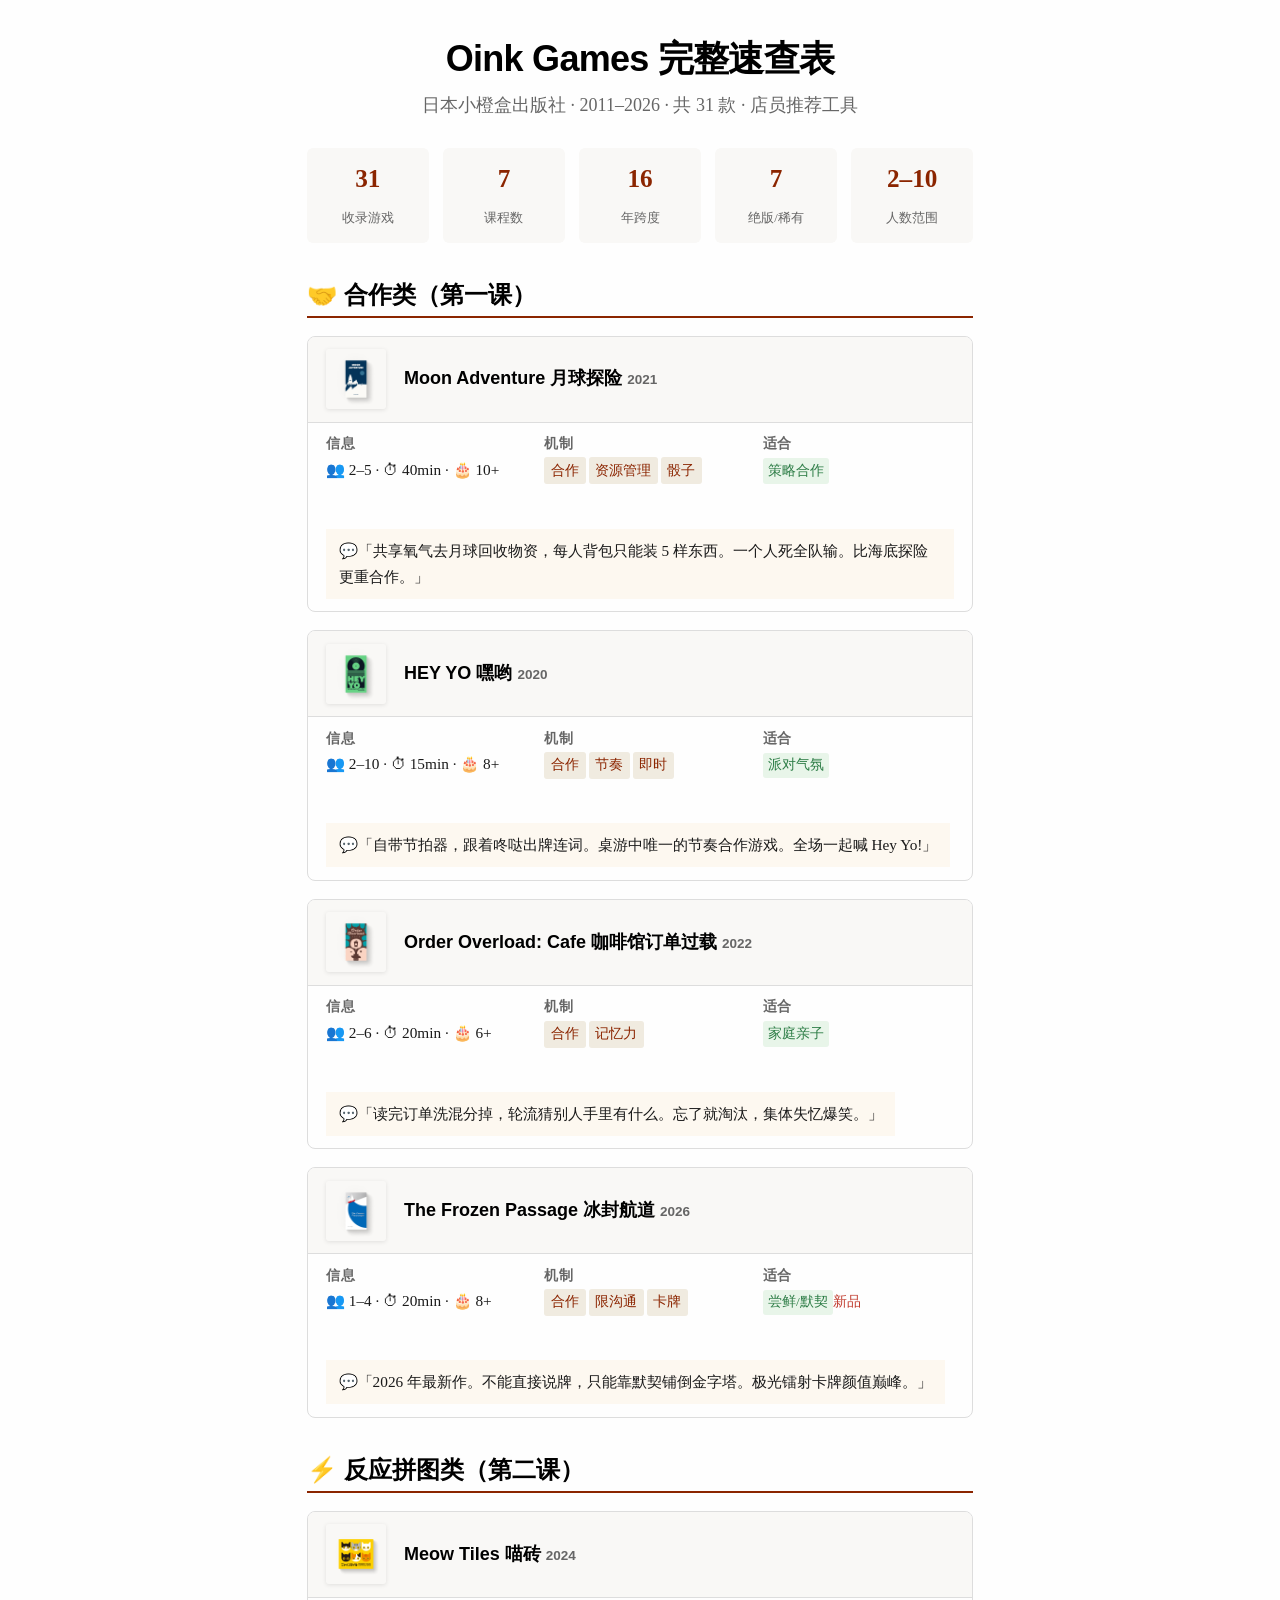
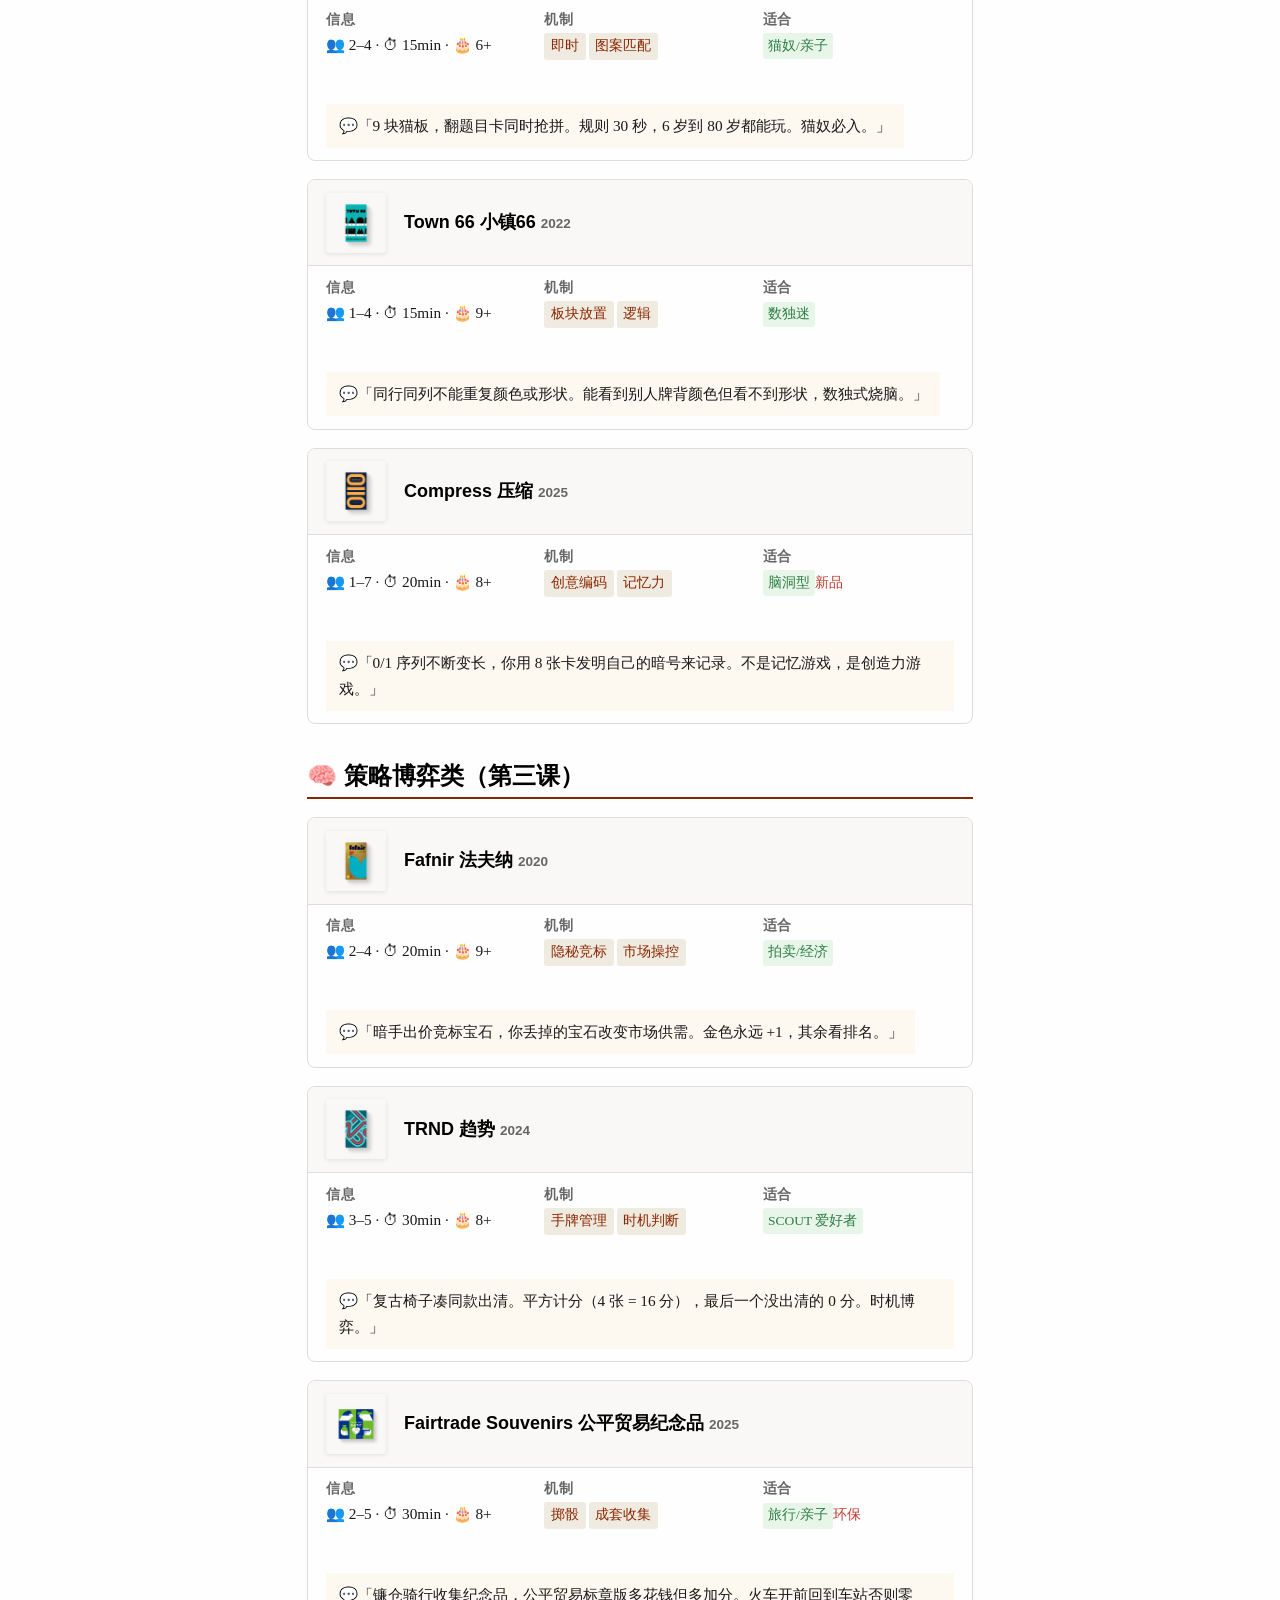
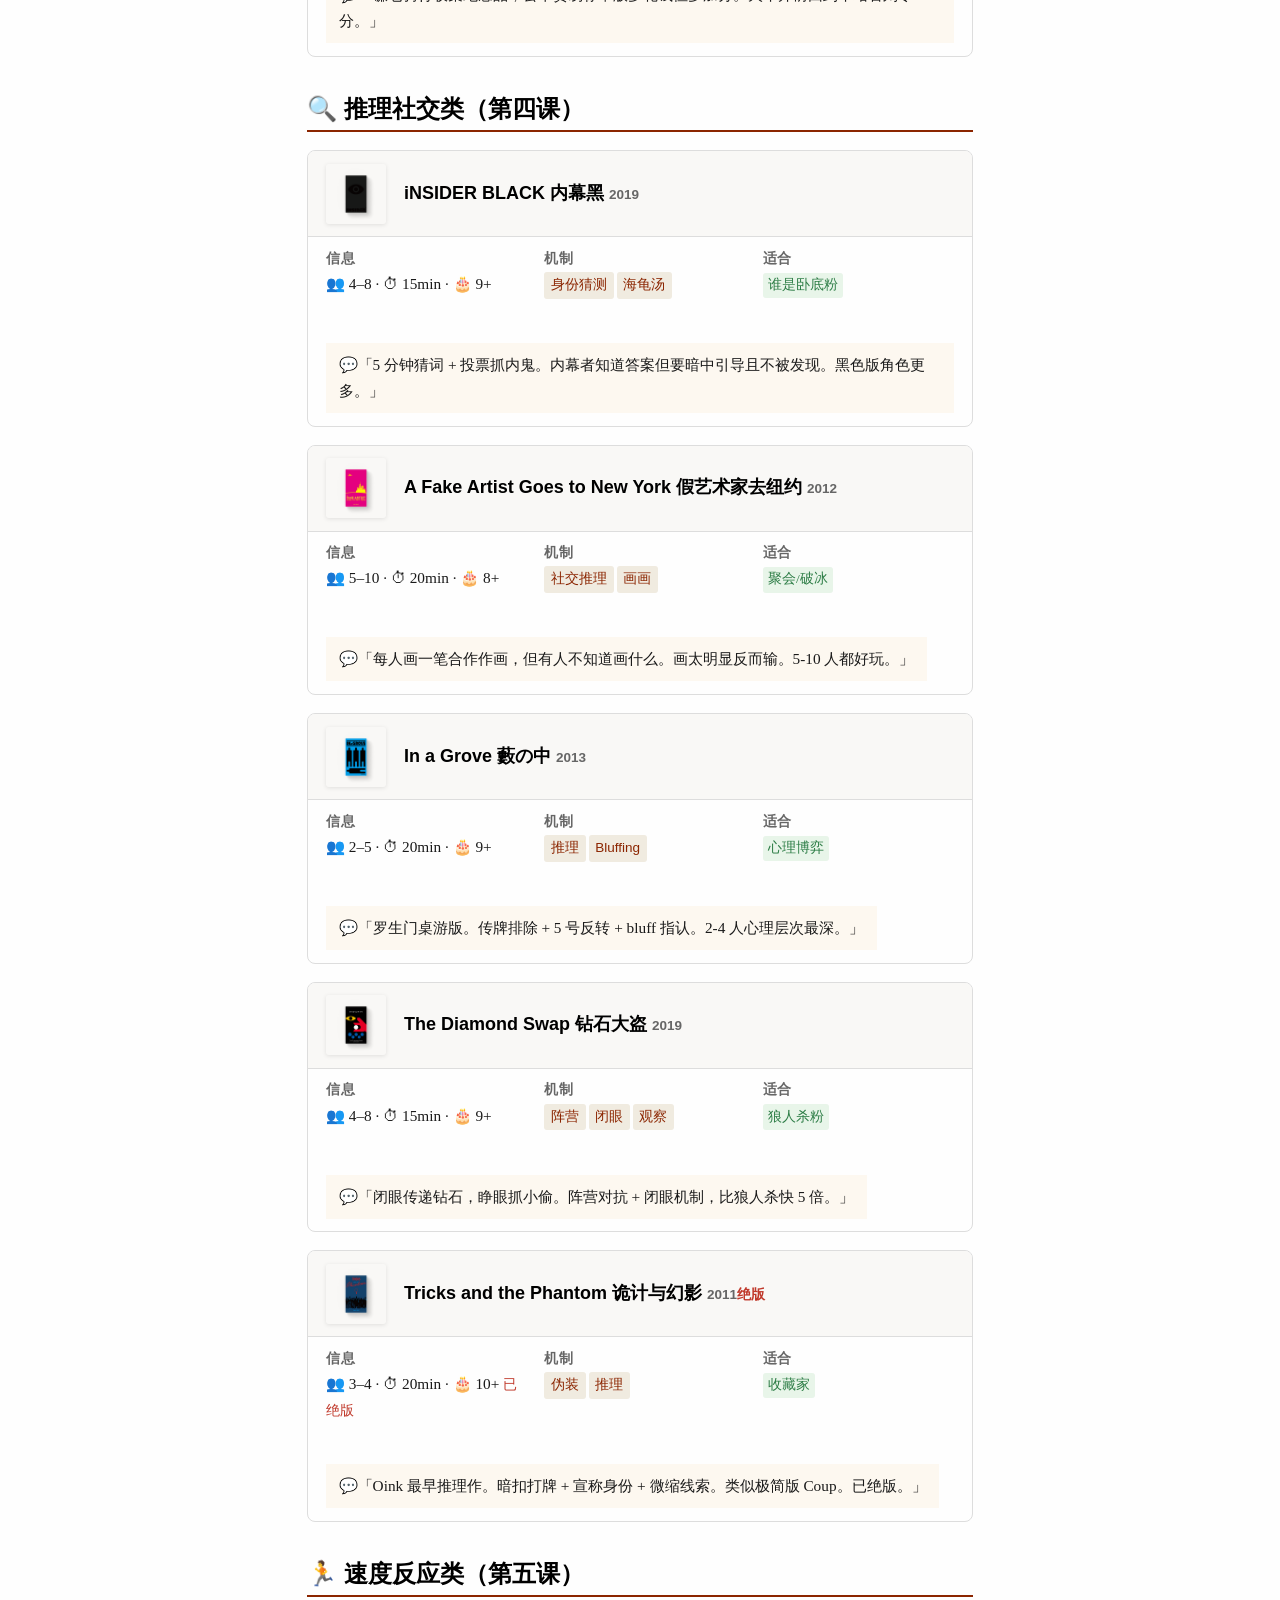
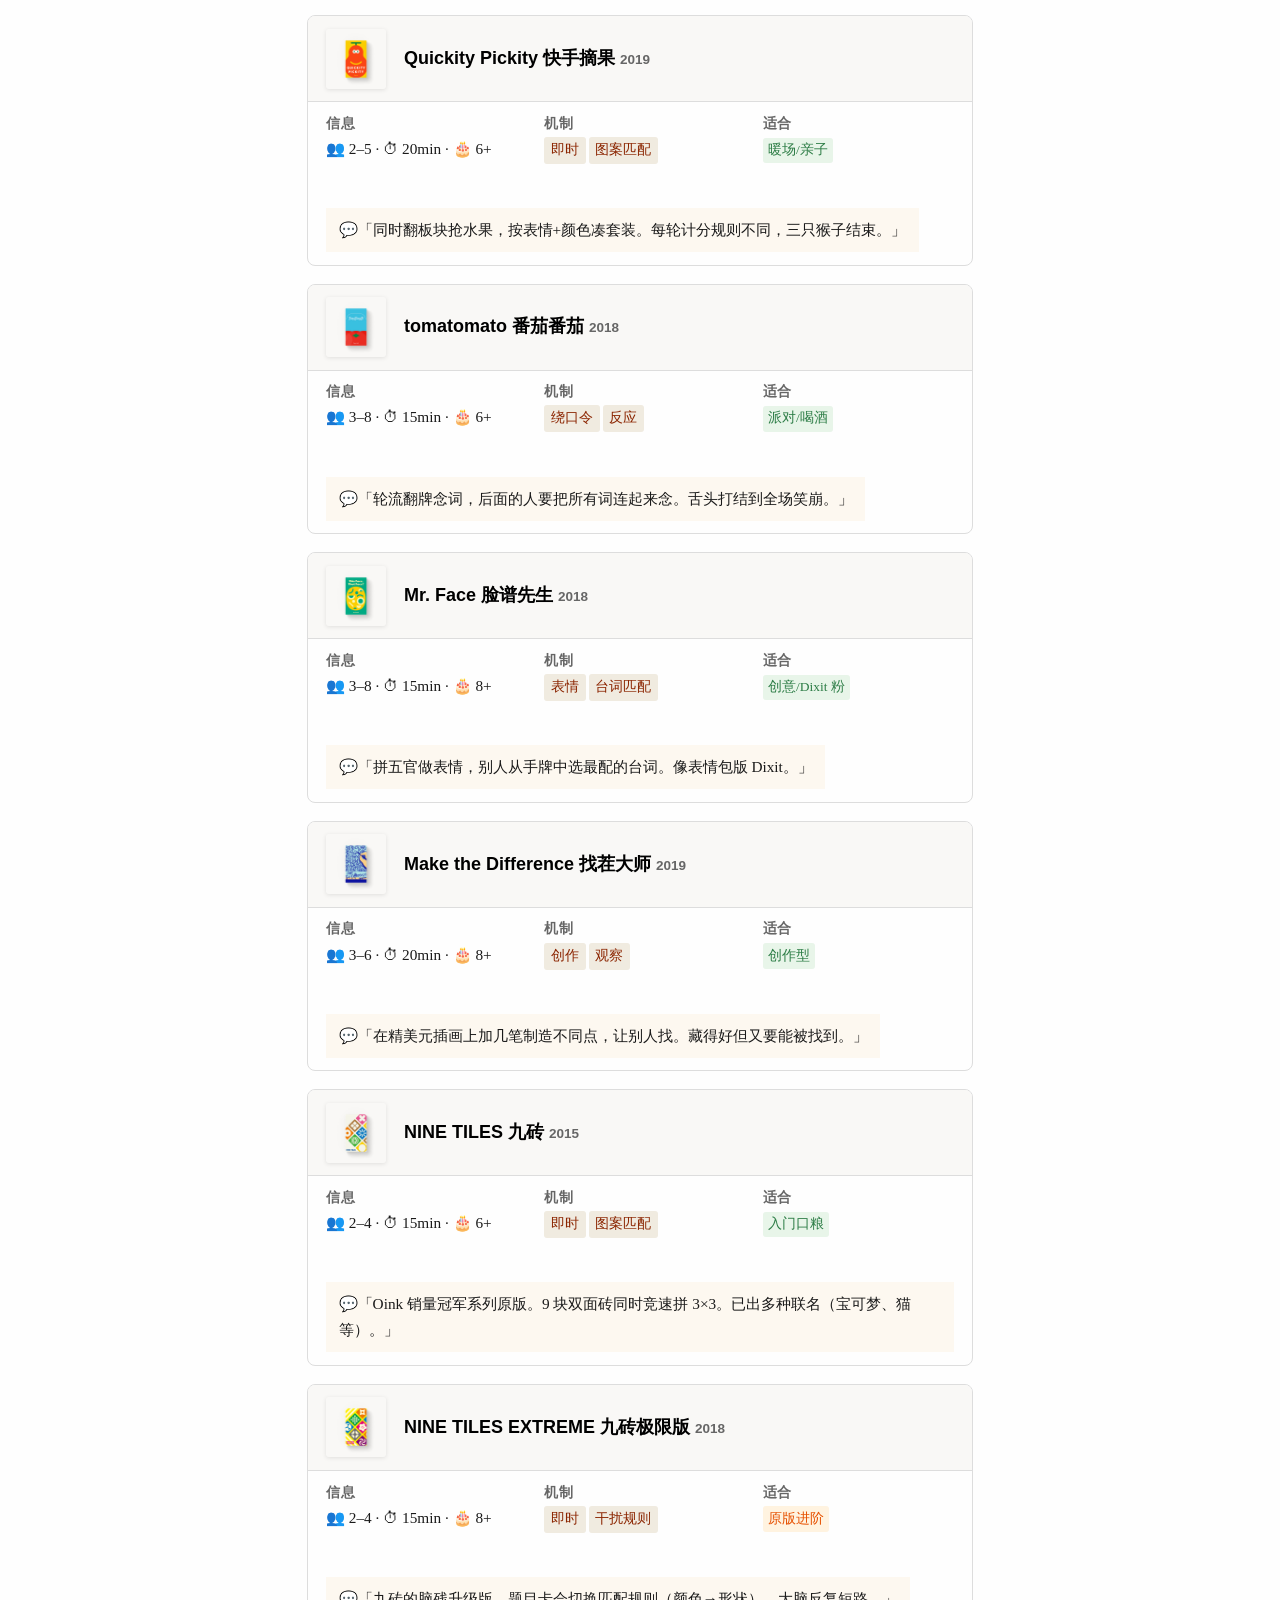
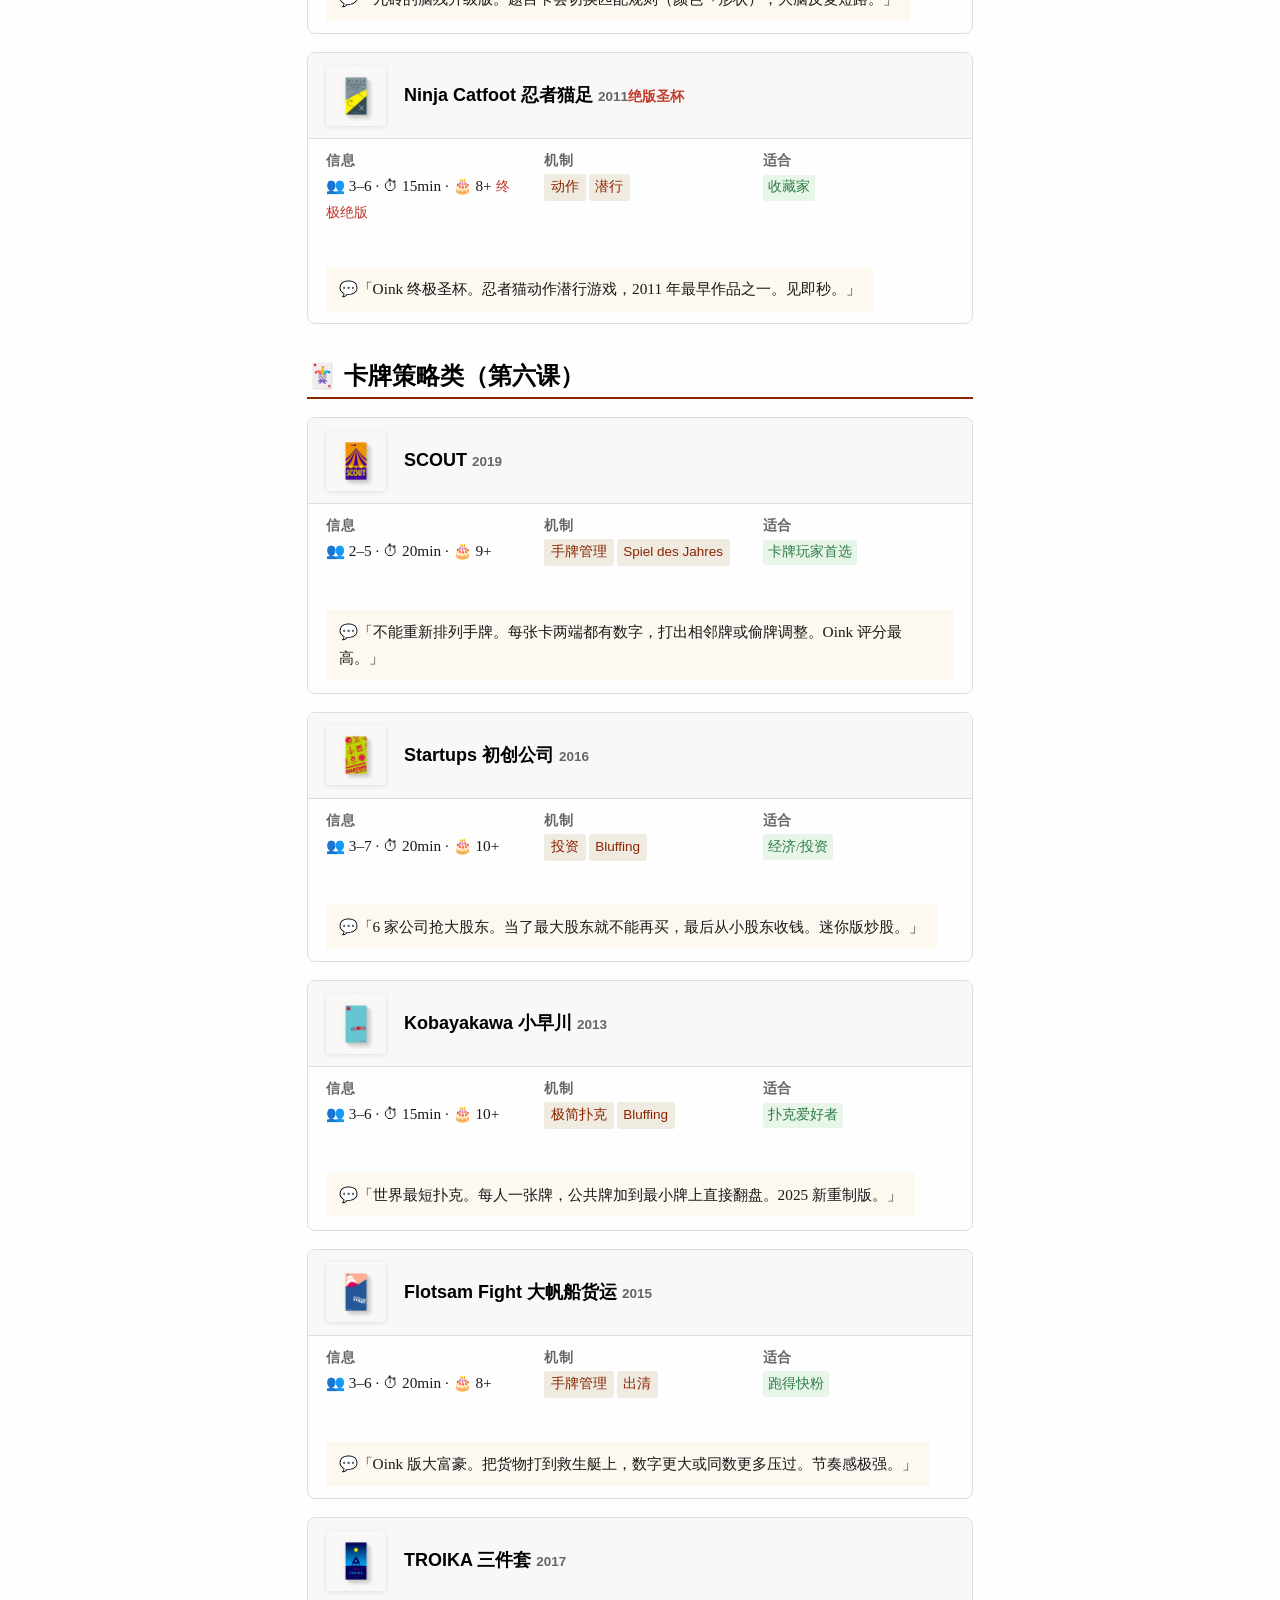
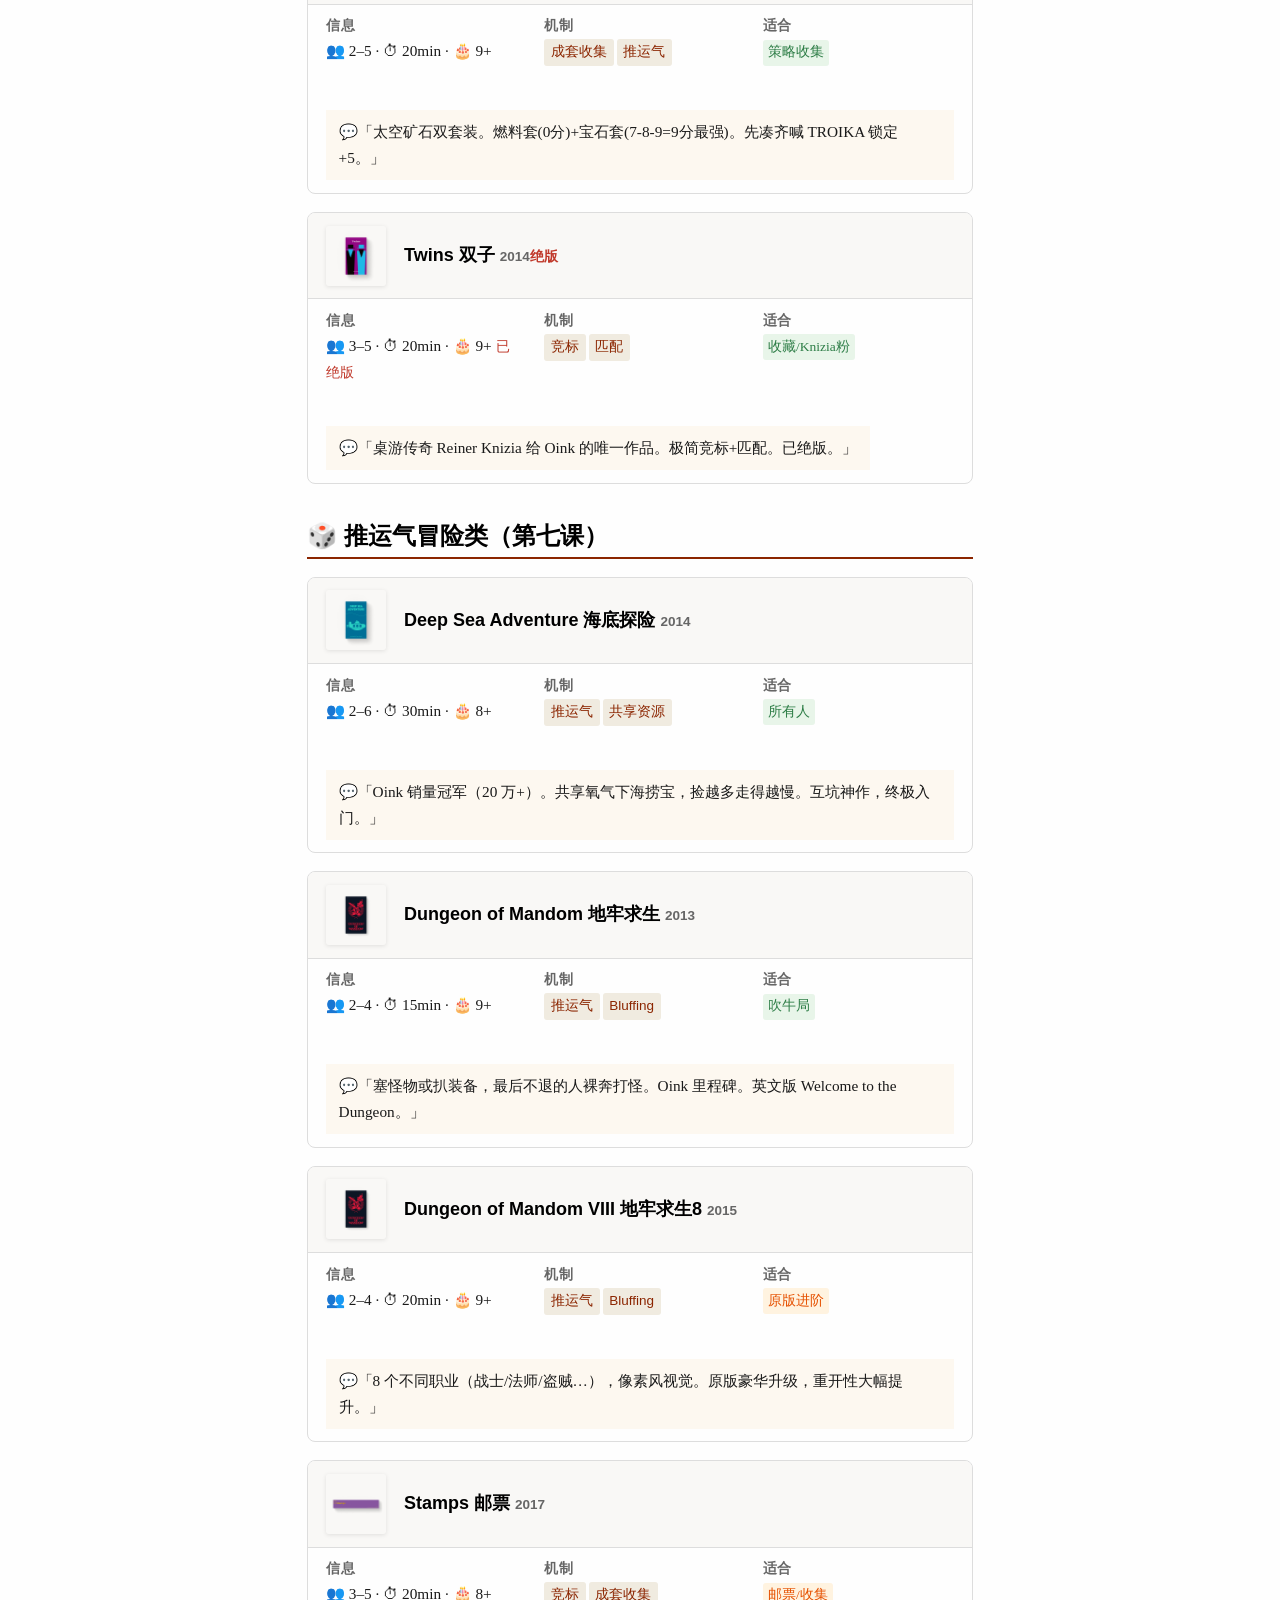
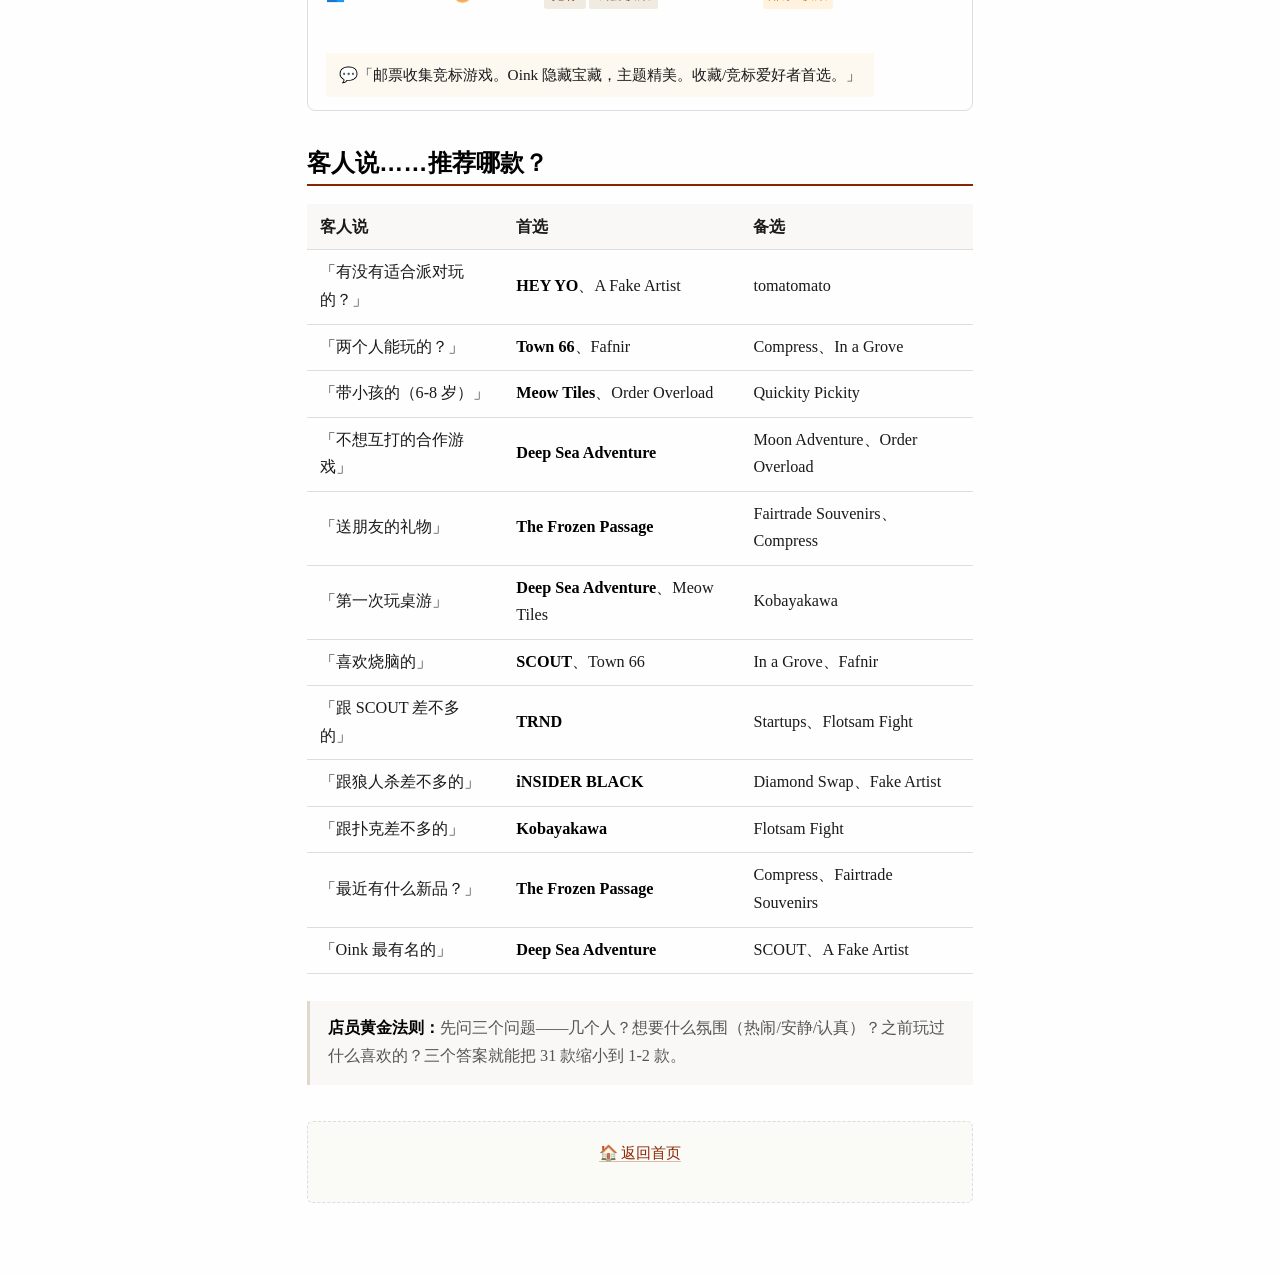
<file: reference/quick-reference.html>
<!DOCTYPE html>
<html lang="zh-CN">
<head>
<meta charset="UTF-8">
<meta name="viewport" content="width=device-width, initial-scale=1.0">
<title>Oink Games 完整速查表 · 2011–2026</title>
<link rel="stylesheet" href="../assets/style.css">
<style>
  .oink-header { text-align: center; margin-bottom: 1.5rem; }
  .oink-header p { color: var(--muted); max-width: 500px; margin: 0 auto; }
  .quick-bar { display: grid; grid-template-columns: repeat(5, 1fr); gap: 0.8rem; margin: 1.5rem 0; }
  .quick-stat { text-align: center; padding: 0.6rem 0.4rem; background: var(--callout-bg); border-radius: 6px; }
  .quick-stat .num { font-size: 1.4rem; font-weight: 700; color: var(--accent); display: block; }
  .quick-stat .lbl { font-size: 0.7rem; color: var(--muted); }
  .game-detail { border: 1px solid var(--rule); border-radius: 8px; margin: 1rem 0; overflow: hidden; }
  .game-detail .hd { display: flex; align-items: center; gap: 1rem; padding: 0.7rem 1rem; background: var(--callout-bg); border-bottom: 1px solid var(--rule); }
  .game-detail .hd img { width: 60px; height: auto; border-radius: 3px; box-shadow: 0 1px 4px rgba(0,0,0,0.1); }
  .game-detail .hd h3 { margin: 0; font-size: 1rem; border: none; padding: 0; }
  .game-detail .hd .yr { font-size: 0.75rem; color: var(--muted); }
  .game-detail .bd { padding: 0.7rem 1rem; display: flex; gap: 1.5rem; flex-wrap: wrap; }
  .game-detail .bd .col { flex: 1; min-width: 180px; }
  .game-detail .bd .col h4 { font-size: 0.75rem; text-transform: uppercase; letter-spacing: 0.05em; color: var(--muted); margin: 0 0 0.2rem; }
  .game-detail .bd .col p { font-size: 0.85rem; margin: 0 0 0.3rem; }
  .pitch { background: #fdf8f0; padding: 0.5rem 0.7rem; font-size: 0.85rem; margin-top: 0.5rem; }
  .section-title { margin: 2rem 0 0.8rem; padding-bottom: 0.3rem; border-bottom: 2px solid var(--accent); }
  .rec { display: inline-block; padding: 0.1em 0.4em; border-radius: 3px; font-size: 0.75rem; }
  .rec-best { background: #e8f5e9; color: #2d7d46; }
  .rec-good { background: #fff3e0; color: #e65100; }
  @media print { body { max-width: 100%; font-size: 11px; } .game-detail { break-inside: avoid; } }
  .rare { color: #c0392b; font-size: 0.75rem; }
</style>
</head>
<body>

<div class="oink-header">
  <h1>Oink Games 完整速查表</h1>
  <p>日本小橙盒出版社 · 2011–2026 · 共 31 款 · 店员推荐工具</p>
</div>

<div class="quick-bar">
  <div class="quick-stat"><span class="num">31</span><span class="lbl">收录游戏</span></div>
  <div class="quick-stat"><span class="num">7</span><span class="lbl">课程数</span></div>
  <div class="quick-stat"><span class="num">16</span><span class="lbl">年跨度</span></div>
  <div class="quick-stat"><span class="num">7</span><span class="lbl">绝版/稀有</span></div>
  <div class="quick-stat"><span class="num">2–10</span><span class="lbl">人数范围</span></div>
</div>

<!-- ===== SECTION 1: 合作 ===== -->
<h2 class="section-title">🤝 合作类（第一课）</h2>

<div class="game-detail">
  <div class="hd"><img src="../images/moonadventure-cover.png" alt="Moon Adventure"><h3>Moon Adventure 月球探险 <span class="yr">2021</span></h3></div>
  <div class="bd">
    <div class="col"><h4>信息</h4><p>👥 2–5 · ⏱ 40min · 🎂 10+</p></div>
    <div class="col"><h4>机制</h4><p><span class="tag">合作</span><span class="tag">资源管理</span><span class="tag">骰子</span></p></div>
    <div class="col"><h4>适合</h4><p><span class="rec rec-best">策略合作</span></p></div>
    <div class="pitch">💬「共享氧气去月球回收物资，每人背包只能装 5 样东西。一个人死全队输。比海底探险更重合作。」</div>
  </div>
</div>

<div class="game-detail">
  <div class="hd"><img src="../images/heyyo-cover.png" alt="HEY YO"><h3>HEY YO 嘿哟 <span class="yr">2020</span></h3></div>
  <div class="bd">
    <div class="col"><h4>信息</h4><p>👥 2–10 · ⏱ 15min · 🎂 8+</p></div>
    <div class="col"><h4>机制</h4><p><span class="tag">合作</span><span class="tag">节奏</span><span class="tag">即时</span></p></div>
    <div class="col"><h4>适合</h4><p><span class="rec rec-best">派对气氛</span></p></div>
    <div class="pitch">💬「自带节拍器，跟着咚哒出牌连词。桌游中唯一的节奏合作游戏。全场一起喊 Hey Yo!」</div>
  </div>
</div>

<div class="game-detail">
  <div class="hd"><img src="../images/orderoverload-cover.png" alt="Order Overload Cafe"><h3>Order Overload: Cafe 咖啡馆订单过载 <span class="yr">2022</span></h3></div>
  <div class="bd">
    <div class="col"><h4>信息</h4><p>👥 2–6 · ⏱ 20min · 🎂 6+</p></div>
    <div class="col"><h4>机制</h4><p><span class="tag">合作</span><span class="tag">记忆力</span></p></div>
    <div class="col"><h4>适合</h4><p><span class="rec rec-best">家庭亲子</span></p></div>
    <div class="pitch">💬「读完订单洗混分掉，轮流猜别人手里有什么。忘了就淘汰，集体失忆爆笑。」</div>
  </div>
</div>

<div class="game-detail">
  <div class="hd"><img src="../images/frozenpassage-cover.png" alt="The Frozen Passage"><h3>The Frozen Passage 冰封航道 <span class="yr">2026</span></h3></div>
  <div class="bd">
    <div class="col"><h4>信息</h4><p>👥 1–4 · ⏱ 20min · 🎂 8+</p></div>
    <div class="col"><h4>机制</h4><p><span class="tag">合作</span><span class="tag">限沟通</span><span class="tag">卡牌</span></p></div>
    <div class="col"><h4>适合</h4><p><span class="rec rec-best">尝鲜/默契</span><span class="rare">新品</span></p></div>
    <div class="pitch">💬「2026 年最新作。不能直接说牌，只能靠默契铺倒金字塔。极光镭射卡牌颜值巅峰。」</div>
  </div>
</div>

<!-- ===== SECTION 2: 反应拼图 ===== -->
<h2 class="section-title">⚡ 反应拼图类（第二课）</h2>

<div class="game-detail">
  <div class="hd"><img src="../images/meowtiles-cover.png" alt="Meow Tiles"><h3>Meow Tiles 喵砖 <span class="yr">2024</span></h3></div>
  <div class="bd">
    <div class="col"><h4>信息</h4><p>👥 2–4 · ⏱ 15min · 🎂 6+</p></div>
    <div class="col"><h4>机制</h4><p><span class="tag">即时</span><span class="tag">图案匹配</span></p></div>
    <div class="col"><h4>适合</h4><p><span class="rec rec-best">猫奴/亲子</span></p></div>
    <div class="pitch">💬「9 块猫板，翻题目卡同时抢拼。规则 30 秒，6 岁到 80 岁都能玩。猫奴必入。」</div>
  </div>
</div>

<div class="game-detail">
  <div class="hd"><img src="../images/town66-cover.png" alt="Town 66"><h3>Town 66 小镇66 <span class="yr">2022</span></h3></div>
  <div class="bd">
    <div class="col"><h4>信息</h4><p>👥 1–4 · ⏱ 15min · 🎂 9+</p></div>
    <div class="col"><h4>机制</h4><p><span class="tag">板块放置</span><span class="tag">逻辑</span></p></div>
    <div class="col"><h4>适合</h4><p><span class="rec rec-best">数独迷</span></p></div>
    <div class="pitch">💬「同行同列不能重复颜色或形状。能看到别人牌背颜色但看不到形状，数独式烧脑。」</div>
  </div>
</div>

<div class="game-detail">
  <div class="hd"><img src="../images/compress-cover.png" alt="Compress"><h3>Compress 压缩 <span class="yr">2025</span></h3></div>
  <div class="bd">
    <div class="col"><h4>信息</h4><p>👥 1–7 · ⏱ 20min · 🎂 8+</p></div>
    <div class="col"><h4>机制</h4><p><span class="tag">创意编码</span><span class="tag">记忆力</span></p></div>
    <div class="col"><h4>适合</h4><p><span class="rec rec-best">脑洞型</span><span class="rare">新品</span></p></div>
    <div class="pitch">💬「0/1 序列不断变长，你用 8 张卡发明自己的暗号来记录。不是记忆游戏，是创造力游戏。」</div>
  </div>
</div>

<!-- ===== SECTION 3: 策略博弈 ===== -->
<h2 class="section-title">🧠 策略博弈类（第三课）</h2>

<div class="game-detail">
  <div class="hd"><img src="../images/fafnir-cover.png" alt="Fafnir"><h3>Fafnir 法夫纳 <span class="yr">2020</span></h3></div>
  <div class="bd">
    <div class="col"><h4>信息</h4><p>👥 2–4 · ⏱ 20min · 🎂 9+</p></div>
    <div class="col"><h4>机制</h4><p><span class="tag">隐秘竞标</span><span class="tag">市场操控</span></p></div>
    <div class="col"><h4>适合</h4><p><span class="rec rec-best">拍卖/经济</span></p></div>
    <div class="pitch">💬「暗手出价竞标宝石，你丢掉的宝石改变市场供需。金色永远 +1，其余看排名。」</div>
  </div>
</div>

<div class="game-detail">
  <div class="hd"><img src="../images/trnd-cover.png" alt="TRND"><h3>TRND 趋势 <span class="yr">2024</span></h3></div>
  <div class="bd">
    <div class="col"><h4>信息</h4><p>👥 3–5 · ⏱ 30min · 🎂 8+</p></div>
    <div class="col"><h4>机制</h4><p><span class="tag">手牌管理</span><span class="tag">时机判断</span></p></div>
    <div class="col"><h4>适合</h4><p><span class="rec rec-best">SCOUT 爱好者</span></p></div>
    <div class="pitch">💬「复古椅子凑同款出清。平方计分（4 张 = 16 分），最后一个没出清的 0 分。时机博弈。」</div>
  </div>
</div>

<div class="game-detail">
  <div class="hd"><img src="../images/fairtradesouvenirs-cover.png" alt="Fairtrade Souvenirs"><h3>Fairtrade Souvenirs 公平贸易纪念品 <span class="yr">2025</span></h3></div>
  <div class="bd">
    <div class="col"><h4>信息</h4><p>👥 2–5 · ⏱ 30min · 🎂 8+</p></div>
    <div class="col"><h4>机制</h4><p><span class="tag">掷骰</span><span class="tag">成套收集</span></p></div>
    <div class="col"><h4>适合</h4><p><span class="rec rec-best">旅行/亲子</span><span class="rare">环保</span></p></div>
    <div class="pitch">💬「镰仓骑行收集纪念品，公平贸易标章版多花钱但多加分。火车开前回到车站否则零分。」</div>
  </div>
</div>

<!-- ===== SECTION 4: 推理社交 ===== -->
<h2 class="section-title">🔍 推理社交类（第四课）</h2>

<div class="game-detail">
  <div class="hd"><img src="../images/insiderblack-cover.png" alt="iNSIDER BLACK"><h3>iNSIDER BLACK 内幕黑 <span class="yr">2019</span></h3></div>
  <div class="bd">
    <div class="col"><h4>信息</h4><p>👥 4–8 · ⏱ 15min · 🎂 9+</p></div>
    <div class="col"><h4>机制</h4><p><span class="tag">身份猜测</span><span class="tag">海龟汤</span></p></div>
    <div class="col"><h4>适合</h4><p><span class="rec rec-best">谁是卧底粉</span></p></div>
    <div class="pitch">💬「5 分钟猜词 + 投票抓内鬼。内幕者知道答案但要暗中引导且不被发现。黑色版角色更多。」</div>
  </div>
</div>

<div class="game-detail">
  <div class="hd"><img src="../images/fakeartist-cover.png" alt="A Fake Artist"><h3>A Fake Artist Goes to New York 假艺术家去纽约 <span class="yr">2012</span></h3></div>
  <div class="bd">
    <div class="col"><h4>信息</h4><p>👥 5–10 · ⏱ 20min · 🎂 8+</p></div>
    <div class="col"><h4>机制</h4><p><span class="tag">社交推理</span><span class="tag">画画</span></p></div>
    <div class="col"><h4>适合</h4><p><span class="rec rec-best">聚会/破冰</span></p></div>
    <div class="pitch">💬「每人画一笔合作作画，但有人不知道画什么。画太明显反而输。5-10 人都好玩。」</div>
  </div>
</div>

<div class="game-detail">
  <div class="hd"><img src="../images/inagrove-cover.png" alt="In a Grove"><h3>In a Grove 藪の中 <span class="yr">2013</span></h3></div>
  <div class="bd">
    <div class="col"><h4>信息</h4><p>👥 2–5 · ⏱ 20min · 🎂 9+</p></div>
    <div class="col"><h4>机制</h4><p><span class="tag">推理</span><span class="tag">Bluffing</span></p></div>
    <div class="col"><h4>适合</h4><p><span class="rec rec-best">心理博弈</span></p></div>
    <div class="pitch">💬「罗生门桌游版。传牌排除 + 5 号反转 + bluff 指认。2-4 人心理层次最深。」</div>
  </div>
</div>

<div class="game-detail">
  <div class="hd"><img src="../images/diamondswap-cover.png" alt="The Diamond Swap"><h3>The Diamond Swap 钻石大盗 <span class="yr">2019</span></h3></div>
  <div class="bd">
    <div class="col"><h4>信息</h4><p>👥 4–8 · ⏱ 15min · 🎂 9+</p></div>
    <div class="col"><h4>机制</h4><p><span class="tag">阵营</span><span class="tag">闭眼</span><span class="tag">观察</span></p></div>
    <div class="col"><h4>适合</h4><p><span class="rec rec-best">狼人杀粉</span></p></div>
    <div class="pitch">💬「闭眼传递钻石，睁眼抓小偷。阵营对抗 + 闭眼机制，比狼人杀快 5 倍。」</div>
  </div>
</div>

<div class="game-detail">
  <div class="hd"><img src="../images/tricksphantom-cover.png" alt="Tricks and the Phantom"><h3>Tricks and the Phantom 诡计与幻影 <span class="yr">2011</span><span class="rare">绝版</span></h3></div>
  <div class="bd">
    <div class="col"><h4>信息</h4><p>👥 3–4 · ⏱ 20min · 🎂 10+ <span class="rare">已绝版</span></p></div>
    <div class="col"><h4>机制</h4><p><span class="tag">伪装</span><span class="tag">推理</span></p></div>
    <div class="col"><h4>适合</h4><p><span class="rec rec-best">收藏家</span></p></div>
    <div class="pitch">💬「Oink 最早推理作。暗扣打牌 + 宣称身份 + 微缩线索。类似极简版 Coup。已绝版。」</div>
  </div>
</div>

<!-- ===== SECTION 5: 速度反应 ===== -->
<h2 class="section-title">🏃 速度反应类（第五课）</h2>

<div class="game-detail">
  <div class="hd"><img src="../images/quickitypickity-cover.png" alt="Quickity Pickity"><h3>Quickity Pickity 快手摘果 <span class="yr">2019</span></h3></div>
  <div class="bd">
    <div class="col"><h4>信息</h4><p>👥 2–5 · ⏱ 20min · 🎂 6+</p></div>
    <div class="col"><h4>机制</h4><p><span class="tag">即时</span><span class="tag">图案匹配</span></p></div>
    <div class="col"><h4>适合</h4><p><span class="rec rec-best">暖场/亲子</span></p></div>
    <div class="pitch">💬「同时翻板块抢水果，按表情+颜色凑套装。每轮计分规则不同，三只猴子结束。」</div>
  </div>
</div>

<div class="game-detail">
  <div class="hd"><img src="../images/tomatomato-cover.png" alt="tomatomato"><h3>tomatomato 番茄番茄 <span class="yr">2018</span></h3></div>
  <div class="bd">
    <div class="col"><h4>信息</h4><p>👥 3–8 · ⏱ 15min · 🎂 6+</p></div>
    <div class="col"><h4>机制</h4><p><span class="tag">绕口令</span><span class="tag">反应</span></p></div>
    <div class="col"><h4>适合</h4><p><span class="rec rec-best">派对/喝酒</span></p></div>
    <div class="pitch">💬「轮流翻牌念词，后面的人要把所有词连起来念。舌头打结到全场笑崩。」</div>
  </div>
</div>

<div class="game-detail">
  <div class="hd"><img src="../images/mrface-cover.png" alt="Mr. Face"><h3>Mr. Face 脸谱先生 <span class="yr">2018</span></h3></div>
  <div class="bd">
    <div class="col"><h4>信息</h4><p>👥 3–8 · ⏱ 15min · 🎂 8+</p></div>
    <div class="col"><h4>机制</h4><p><span class="tag">表情</span><span class="tag">台词匹配</span></p></div>
    <div class="col"><h4>适合</h4><p><span class="rec rec-best">创意/Dixit 粉</span></p></div>
    <div class="pitch">💬「拼五官做表情，别人从手牌中选最配的台词。像表情包版 Dixit。」</div>
  </div>
</div>

<div class="game-detail">
  <div class="hd"><img src="../images/makethedifference-cover.png" alt="Make the Difference"><h3>Make the Difference 找茬大师 <span class="yr">2019</span></h3></div>
  <div class="bd">
    <div class="col"><h4>信息</h4><p>👥 3–6 · ⏱ 20min · 🎂 8+</p></div>
    <div class="col"><h4>机制</h4><p><span class="tag">创作</span><span class="tag">观察</span></p></div>
    <div class="col"><h4>适合</h4><p><span class="rec rec-best">创作型</span></p></div>
    <div class="pitch">💬「在精美元插画上加几笔制造不同点，让别人找。藏得好但又要能被找到。」</div>
  </div>
</div>

<div class="game-detail">
  <div class="hd"><img src="../images/ninetiles-cover.png" alt="NINE TILES"><h3>NINE TILES 九砖 <span class="yr">2015</span></h3></div>
  <div class="bd">
    <div class="col"><h4>信息</h4><p>👥 2–4 · ⏱ 15min · 🎂 6+</p></div>
    <div class="col"><h4>机制</h4><p><span class="tag">即时</span><span class="tag">图案匹配</span></p></div>
    <div class="col"><h4>适合</h4><p><span class="rec rec-best">入门口粮</span></p></div>
    <div class="pitch">💬「Oink 销量冠军系列原版。9 块双面砖同时竞速拼 3×3。已出多种联名（宝可梦、猫等）。」</div>
  </div>
</div>

<div class="game-detail">
  <div class="hd"><img src="../images/ninetilesextreme-cover.png" alt="NINE TILES EXTREME"><h3>NINE TILES EXTREME 九砖极限版 <span class="yr">2018</span></h3></div>
  <div class="bd">
    <div class="col"><h4>信息</h4><p>👥 2–4 · ⏱ 15min · 🎂 8+</p></div>
    <div class="col"><h4>机制</h4><p><span class="tag">即时</span><span class="tag">干扰规则</span></p></div>
    <div class="col"><h4>适合</h4><p><span class="rec rec-good">原版进阶</span></p></div>
    <div class="pitch">💬「九砖的脑残升级版。题目卡会切换匹配规则（颜色→形状），大脑反复短路。」</div>
  </div>
</div>

<div class="game-detail">
  <div class="hd"><img src="../images/ninjacatfoot-cover.png" alt="Ninja Catfoot"><h3>Ninja Catfoot 忍者猫足 <span class="yr">2011</span><span class="rare">绝版圣杯</span></h3></div>
  <div class="bd">
    <div class="col"><h4>信息</h4><p>👥 3–6 · ⏱ 15min · 🎂 8+ <span class="rare">终极绝版</span></p></div>
    <div class="col"><h4>机制</h4><p><span class="tag">动作</span><span class="tag">潜行</span></p></div>
    <div class="col"><h4>适合</h4><p><span class="rec rec-best">收藏家</span></p></div>
    <div class="pitch">💬「Oink 终极圣杯。忍者猫动作潜行游戏，2011 年最早作品之一。见即秒。」</div>
  </div>
</div>

<!-- ===== SECTION 6: 卡牌策略 ===== -->
<h2 class="section-title">🃏 卡牌策略类（第六课）</h2>

<div class="game-detail">
  <div class="hd"><img src="../images/scout-cover.png" alt="SCOUT"><h3>SCOUT <span class="yr">2019</span></h3></div>
  <div class="bd">
    <div class="col"><h4>信息</h4><p>👥 2–5 · ⏱ 20min · 🎂 9+</p></div>
    <div class="col"><h4>机制</h4><p><span class="tag">手牌管理</span><span class="tag">Spiel des Jahres</span></p></div>
    <div class="col"><h4>适合</h4><p><span class="rec rec-best">卡牌玩家首选</span></p></div>
    <div class="pitch">💬「不能重新排列手牌。每张卡两端都有数字，打出相邻牌或偷牌调整。Oink 评分最高。」</div>
  </div>
</div>

<div class="game-detail">
  <div class="hd"><img src="../images/startups-cover.png" alt="Startups"><h3>Startups 初创公司 <span class="yr">2016</span></h3></div>
  <div class="bd">
    <div class="col"><h4>信息</h4><p>👥 3–7 · ⏱ 20min · 🎂 10+</p></div>
    <div class="col"><h4>机制</h4><p><span class="tag">投资</span><span class="tag">Bluffing</span></p></div>
    <div class="col"><h4>适合</h4><p><span class="rec rec-best">经济/投资</span></p></div>
    <div class="pitch">💬「6 家公司抢大股东。当了最大股东就不能再买，最后从小股东收钱。迷你版炒股。」</div>
  </div>
</div>

<div class="game-detail">
  <div class="hd"><img src="../images/kobayakawa-cover.png" alt="Kobayakawa"><h3>Kobayakawa 小早川 <span class="yr">2013</span></h3></div>
  <div class="bd">
    <div class="col"><h4>信息</h4><p>👥 3–6 · ⏱ 15min · 🎂 10+</p></div>
    <div class="col"><h4>机制</h4><p><span class="tag">极简扑克</span><span class="tag">Bluffing</span></p></div>
    <div class="col"><h4>适合</h4><p><span class="rec rec-best">扑克爱好者</span></p></div>
    <div class="pitch">💬「世界最短扑克。每人一张牌，公共牌加到最小牌上直接翻盘。2025 新重制版。」</div>
  </div>
</div>

<div class="game-detail">
  <div class="hd"><img src="../images/flotsamfight-cover.png" alt="Flotsam Fight"><h3>Flotsam Fight 大帆船货运 <span class="yr">2015</span></h3></div>
  <div class="bd">
    <div class="col"><h4>信息</h4><p>👥 3–6 · ⏱ 20min · 🎂 8+</p></div>
    <div class="col"><h4>机制</h4><p><span class="tag">手牌管理</span><span class="tag">出清</span></p></div>
    <div class="col"><h4>适合</h4><p><span class="rec rec-best">跑得快粉</span></p></div>
    <div class="pitch">💬「Oink 版大富豪。把货物打到救生艇上，数字更大或同数更多压过。节奏感极强。」</div>
  </div>
</div>

<div class="game-detail">
  <div class="hd"><img src="../images/troika-cover.png" alt="TROIKA"><h3>TROIKA 三件套 <span class="yr">2017</span></h3></div>
  <div class="bd">
    <div class="col"><h4>信息</h4><p>👥 2–5 · ⏱ 20min · 🎂 9+</p></div>
    <div class="col"><h4>机制</h4><p><span class="tag">成套收集</span><span class="tag">推运气</span></p></div>
    <div class="col"><h4>适合</h4><p><span class="rec rec-best">策略收集</span></p></div>
    <div class="pitch">💬「太空矿石双套装。燃料套(0分)+宝石套(7-8-9=9分最强)。先凑齐喊 TROIKA 锁定 +5。」</div>
  </div>
</div>

<div class="game-detail">
  <div class="hd"><img src="../images/twins-cover.png" alt="Twins"><h3>Twins 双子 <span class="yr">2014</span><span class="rare">绝版</span></h3></div>
  <div class="bd">
    <div class="col"><h4>信息</h4><p>👥 3–5 · ⏱ 20min · 🎂 9+ <span class="rare">已绝版</span></p></div>
    <div class="col"><h4>机制</h4><p><span class="tag">竞标</span><span class="tag">匹配</span></p></div>
    <div class="col"><h4>适合</h4><p><span class="rec rec-best">收藏/Knizia粉</span></p></div>
    <div class="pitch">💬「桌游传奇 Reiner Knizia 给 Oink 的唯一作品。极简竞标+匹配。已绝版。」</div>
  </div>
</div>

<!-- ===== SECTION 7: 推运气冒险 ===== -->
<h2 class="section-title">🎲 推运气冒险类（第七课）</h2>

<div class="game-detail">
  <div class="hd"><img src="../images/deepsea-cover.png" alt="Deep Sea Adventure"><h3>Deep Sea Adventure 海底探险 <span class="yr">2014</span></h3></div>
  <div class="bd">
    <div class="col"><h4>信息</h4><p>👥 2–6 · ⏱ 30min · 🎂 8+</p></div>
    <div class="col"><h4>机制</h4><p><span class="tag">推运气</span><span class="tag">共享资源</span></p></div>
    <div class="col"><h4>适合</h4><p><span class="rec rec-best">所有人</span></p></div>
    <div class="pitch">💬「Oink 销量冠军（20 万+）。共享氧气下海捞宝，捡越多走得越慢。互坑神作，终极入门。」</div>
  </div>
</div>

<div class="game-detail">
  <div class="hd"><img src="../images/dungeonmandom-cover.png" alt="Dungeon of Mandom"><h3>Dungeon of Mandom 地牢求生 <span class="yr">2013</span></h3></div>
  <div class="bd">
    <div class="col"><h4>信息</h4><p>👥 2–4 · ⏱ 15min · 🎂 9+</p></div>
    <div class="col"><h4>机制</h4><p><span class="tag">推运气</span><span class="tag">Bluffing</span></p></div>
    <div class="col"><h4>适合</h4><p><span class="rec rec-best">吹牛局</span></p></div>
    <div class="pitch">💬「塞怪物或扒装备，最后不退的人裸奔打怪。Oink 里程碑。英文版 Welcome to the Dungeon。」</div>
  </div>
</div>

<div class="game-detail">
  <div class="hd"><img src="../images/dungeonmandomviii-cover.png" alt="Dungeon of Mandom VIII"><h3>Dungeon of Mandom VIII 地牢求生8 <span class="yr">2015</span></h3></div>
  <div class="bd">
    <div class="col"><h4>信息</h4><p>👥 2–4 · ⏱ 20min · 🎂 9+</p></div>
    <div class="col"><h4>机制</h4><p><span class="tag">推运气</span><span class="tag">Bluffing</span></p></div>
    <div class="col"><h4>适合</h4><p><span class="rec rec-good">原版进阶</span></p></div>
    <div class="pitch">💬「8 个不同职业（战士/法师/盗贼…），像素风视觉。原版豪华升级，重开性大幅提升。」</div>
  </div>
</div>

<div class="game-detail">
  <div class="hd"><img src="../images/stamps-cover.png" alt="Stamps"><h3>Stamps 邮票 <span class="yr">2017</span></h3></div>
  <div class="bd">
    <div class="col"><h4>信息</h4><p>👥 3–5 · ⏱ 20min · 🎂 8+</p></div>
    <div class="col"><h4>机制</h4><p><span class="tag">竞标</span><span class="tag">成套收集</span></p></div>
    <div class="col"><h4>适合</h4><p><span class="rec rec-good">邮票/收集</span></p></div>
    <div class="pitch">💬「邮票收集竞标游戏。Oink 隐藏宝藏，主题精美。收藏/竞标爱好者首选。」</div>
  </div>
</div>

<!-- ===== SCENARIO MATRIX ===== -->
<h2 class="section-title">客人说……推荐哪款？</h2>

<table>
  <tr><th>客人说</th><th>首选</th><th>备选</th></tr>
  <tr><td>「有没有适合派对玩的？」</td><td><strong>HEY YO</strong>、A Fake Artist</td><td>tomatomato</td></tr>
  <tr><td>「两个人能玩的？」</td><td><strong>Town 66</strong>、Fafnir</td><td>Compress、In a Grove</td></tr>
  <tr><td>「带小孩的（6-8 岁）」</td><td><strong>Meow Tiles</strong>、Order Overload</td><td>Quickity Pickity</td></tr>
  <tr><td>「不想互打的合作游戏」</td><td><strong>Deep Sea Adventure</strong></td><td>Moon Adventure、Order Overload</td></tr>
  <tr><td>「送朋友的礼物」</td><td><strong>The Frozen Passage</strong></td><td>Fairtrade Souvenirs、Compress</td></tr>
  <tr><td>「第一次玩桌游」</td><td><strong>Deep Sea Adventure</strong>、Meow Tiles</td><td>Kobayakawa</td></tr>
  <tr><td>「喜欢烧脑的」</td><td><strong>SCOUT</strong>、Town 66</td><td>In a Grove、Fafnir</td></tr>
  <tr><td>「跟 SCOUT 差不多的」</td><td><strong>TRND</strong></td><td>Startups、Flotsam Fight</td></tr>
  <tr><td>「跟狼人杀差不多的」</td><td><strong>iNSIDER BLACK</strong></td><td>Diamond Swap、Fake Artist</td></tr>
  <tr><td>「跟扑克差不多的」</td><td><strong>Kobayakawa</strong></td><td>Flotsam Fight</td></tr>
  <tr><td>「最近有什么新品？」</td><td><strong>The Frozen Passage</strong></td><td>Compress、Fairtrade Souvenirs</td></tr>
  <tr><td>「Oink 最有名的」</td><td><strong>Deep Sea Adventure</strong></td><td>SCOUT、A Fake Artist</td></tr>
</table>

<div class="callout">
  <strong>店员黄金法则：</strong>先问三个问题——几个人？想要什么氛围（热闹/安静/认真）？之前玩过什么喜欢的？三个答案就能把 31 款缩小到 1-2 款。
</div>

<div class="followup" style="margin-top:2rem;">
  <p><a href="../index.html">🏠 返回首页</a></p>
</div>

</body>
</html>
</file>
<file: assets/style.css>
/* Shared stylesheet for the board game learning workspace */
/* Design philosophy: Tufte-inspired — clean, readable, content-first */

:root {
  --text: #1a1a1a;
  --bg: #fefefe;
  --accent: #8b2500;
  --muted: #666;
  --rule: #ddd;
  --callout-bg: #f9f8f6;
  --callout-border: #e0d8c8;
  --quiz-correct: #2d7d46;
  --quiz-wrong: #c0392b;
  --font-body: "Noto Serif SC", "Source Han Serif SC", "STSong", Georgia, "Times New Roman", serif;
  --font-heading: "Noto Sans SC", "Source Han Sans SC", "PingFang SC", "Microsoft YaHei", "Helvetica Neue", sans-serif;
  --font-mono: "SF Mono", "Cascadia Code", "Fira Code", monospace;
}

* { box-sizing: border-box; margin: 0; padding: 0; }

html {
  font-size: 18px;
  line-height: 1.7;
  color: var(--text);
  background: var(--bg);
}

body {
  max-width: 720px;
  margin: 0 auto;
  padding: 2rem 1.5rem 4rem;
  font-family: var(--font-body);
  -webkit-font-smoothing: antialiased;
}

h1, h2, h3, h4 {
  font-family: var(--font-heading);
  font-weight: 700;
  line-height: 1.3;
  color: #000;
}

h1 {
  font-size: 2rem;
  margin: 0 0 0.4rem;
  letter-spacing: -0.02em;
}

h2 {
  font-size: 1.35rem;
  margin: 2.5rem 0 0.8rem;
  padding-bottom: 0.3rem;
  border-bottom: 1px solid var(--rule);
}

h3 { font-size: 1.1rem; margin: 1.8rem 0 0.5rem; }

p { margin: 0 0 1rem; }

a { color: var(--accent); text-decoration: none; border-bottom: 1px solid color-mix(in srgb, var(--accent) 30%, transparent); }
a:hover { border-bottom-color: var(--accent); }

strong { font-weight: 700; color: #000; }

ul, ol { margin: 0 0 1rem 1.5rem; }
li { margin-bottom: 0.35rem; }

/* Callout / side note */
.callout {
  background: var(--callout-bg);
  border-left: 3px solid var(--callout-border);
  padding: 0.8rem 1rem;
  margin: 1.2rem 0;
  font-size: 0.9rem;
  color: #555;
}

/* Term highlight */
.term {
  font-weight: 700;
  color: var(--accent);
  cursor: help;
  border-bottom: 1px dotted var(--accent);
}

/* Game cards */
.game-grid {
  display: grid;
  grid-template-columns: repeat(auto-fill, minmax(200px, 1fr));
  gap: 1rem;
  margin: 1rem 0 1.5rem;
}

.game-card {
  border: 1px solid var(--rule);
  border-radius: 6px;
  padding: 1rem;
  background: var(--callout-bg);
}

.game-card h4 {
  font-size: 1rem;
  margin: 0 0 0.3rem;
  border: none;
  padding: 0;
}

.game-card .meta {
  font-size: 0.8rem;
  color: var(--muted);
  margin-bottom: 0.4rem;
}

.game-card p {
  font-size: 0.85rem;
  margin: 0;
  line-height: 1.5;
}

/* Mechanism tags */
.tag {
  display: inline-block;
  background: #f0ebe0;
  color: var(--accent);
  font-family: var(--font-heading);
  font-size: 0.75rem;
  padding: 0.15em 0.5em;
  border-radius: 3px;
  margin: 0 0.2em 0.2em 0;
}

/* Quiz */
.quiz {
  border: 1px solid var(--rule);
  border-radius: 8px;
  padding: 1.5rem;
  margin: 2rem 0;
  background: var(--callout-bg);
}

.quiz h3 {
  margin-top: 0;
  font-size: 1.1rem;
}

.quiz .question {
  margin: 1.2rem 0;
  font-weight: 600;
}

.quiz .options {
  display: flex;
  flex-direction: column;
  gap: 0.5rem;
}

.quiz .option {
  padding: 0.6rem 0.8rem;
  border: 1px solid var(--rule);
  border-radius: 4px;
  cursor: pointer;
  background: #fff;
  transition: background 0.15s;
  font-family: var(--font-body);
  font-size: 0.9rem;
}

.quiz .option:hover {
  background: #f5f2ec;
}

.quiz .option.selected {
  border-color: var(--accent);
  background: #fdf5ee;
}

.quiz .option.correct {
  border-color: var(--quiz-correct);
  background: #e8f5e9;
}

.quiz .option.wrong {
  border-color: var(--quiz-wrong);
  background: #fdecea;
}

.quiz .feedback {
  margin-top: 0.8rem;
  font-size: 0.9rem;
  min-height: 1.5em;
}

.quiz button {
  margin-top: 1rem;
  padding: 0.5rem 1.2rem;
  background: var(--accent);
  color: #fff;
  border: none;
  border-radius: 4px;
  cursor: pointer;
  font-family: var(--font-heading);
  font-size: 0.9rem;
}

.quiz button:hover {
  opacity: 0.9;
}

.quiz button:disabled {
  opacity: 0.4;
  cursor: not-allowed;
}

/* Table */
table {
  width: 100%;
  border-collapse: collapse;
  margin: 1rem 0 1.5rem;
  font-size: 0.9rem;
}

th, td {
  padding: 0.5rem 0.7rem;
  text-align: left;
  border-bottom: 1px solid var(--rule);
}

th {
  font-family: var(--font-heading);
  font-weight: 700;
  background: var(--callout-bg);
}

/* Lesson nav */
.lesson-meta {
  font-size: 0.85rem;
  color: var(--muted);
  margin-bottom: 1.5rem;
}

.lesson-nav {
  display: flex;
  justify-content: space-between;
  margin-top: 3rem;
  padding-top: 1rem;
  border-top: 1px solid var(--rule);
  font-size: 0.9rem;
  font-family: var(--font-heading);
}

/* Followup prompt */
.followup {
  margin-top: 2rem;
  padding: 1rem;
  background: #fafaf7;
  border: 1px dashed var(--rule);
  border-radius: 6px;
  font-size: 0.85rem;
  color: var(--muted);
  text-align: center;
}

/* Game section card (used in lesson pages) */
.game-section {
  border: 1px solid var(--rule);
  border-radius: 8px;
  margin: 2rem 0;
  overflow: hidden;
}

.game-hd {
  display: flex;
  align-items: center;
  gap: 1.2rem;
  padding: 1rem;
  background: var(--callout-bg);
  border-bottom: 1px solid var(--rule);
}

.game-hd img {
  width: 160px;
  height: auto;
  border-radius: 4px;
  box-shadow: 0 2px 8px rgba(0,0,0,0.1);
}

.game-hd h3 {
  margin: 0;
  border: none;
  padding: 0;
  font-size: 1.1rem;
}

.game-hd .yr {
  font-size: 0.8rem;
  color: var(--muted);
}

.game-bd {
  padding: 1rem;
}

.game-bd h2, .game-bd h3, .game-bd h4 {
  margin-top: 1rem;
}

.game-bd h2:first-child, .game-bd h3:first-child, .game-bd h4:first-child {
  margin-top: 0;
}

.pitch-box {
  border-left: 3px solid var(--accent);
  padding: 0.6rem 0.8rem;
  margin: 0.8rem 0;
  font-size: 0.9rem;
  background: #fdf8f0;
}

.flow {
  margin: 1rem 0;
  padding: 1rem;
  background: var(--callout-bg);
  border-radius: 6px;
  font-size: 0.9rem;
}

.flow h4 {
  margin: 0 0 0.5rem;
}

.flow ol {
  margin: 0 0 0 1.5rem;
}

/* Responsive */
@media (max-width: 500px) {
  html { font-size: 16px; }
  body { padding: 1rem; }
  .game-grid { grid-template-columns: 1fr; }
  .game-hd {
    flex-direction: column;
    align-items: flex-start;
  }
  .game-hd img {
    width: 120px;
  }
}
</file>
